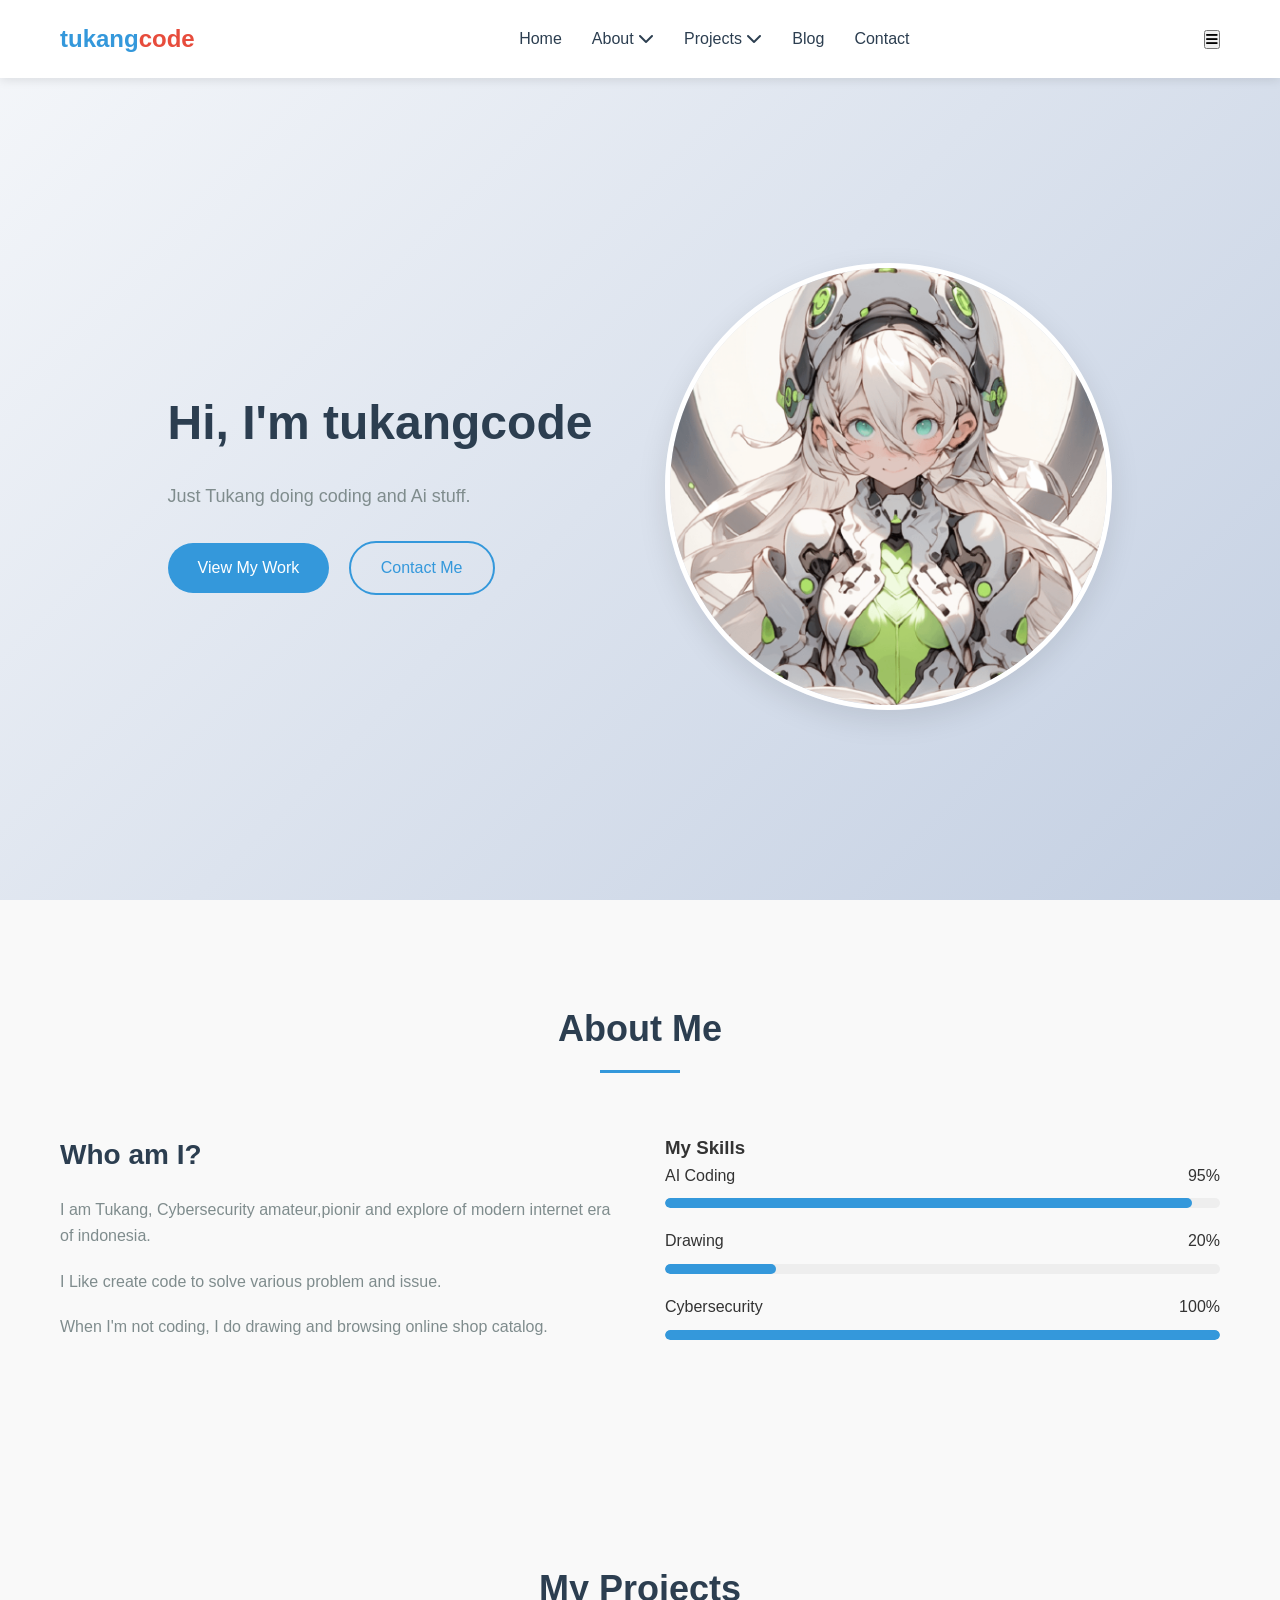
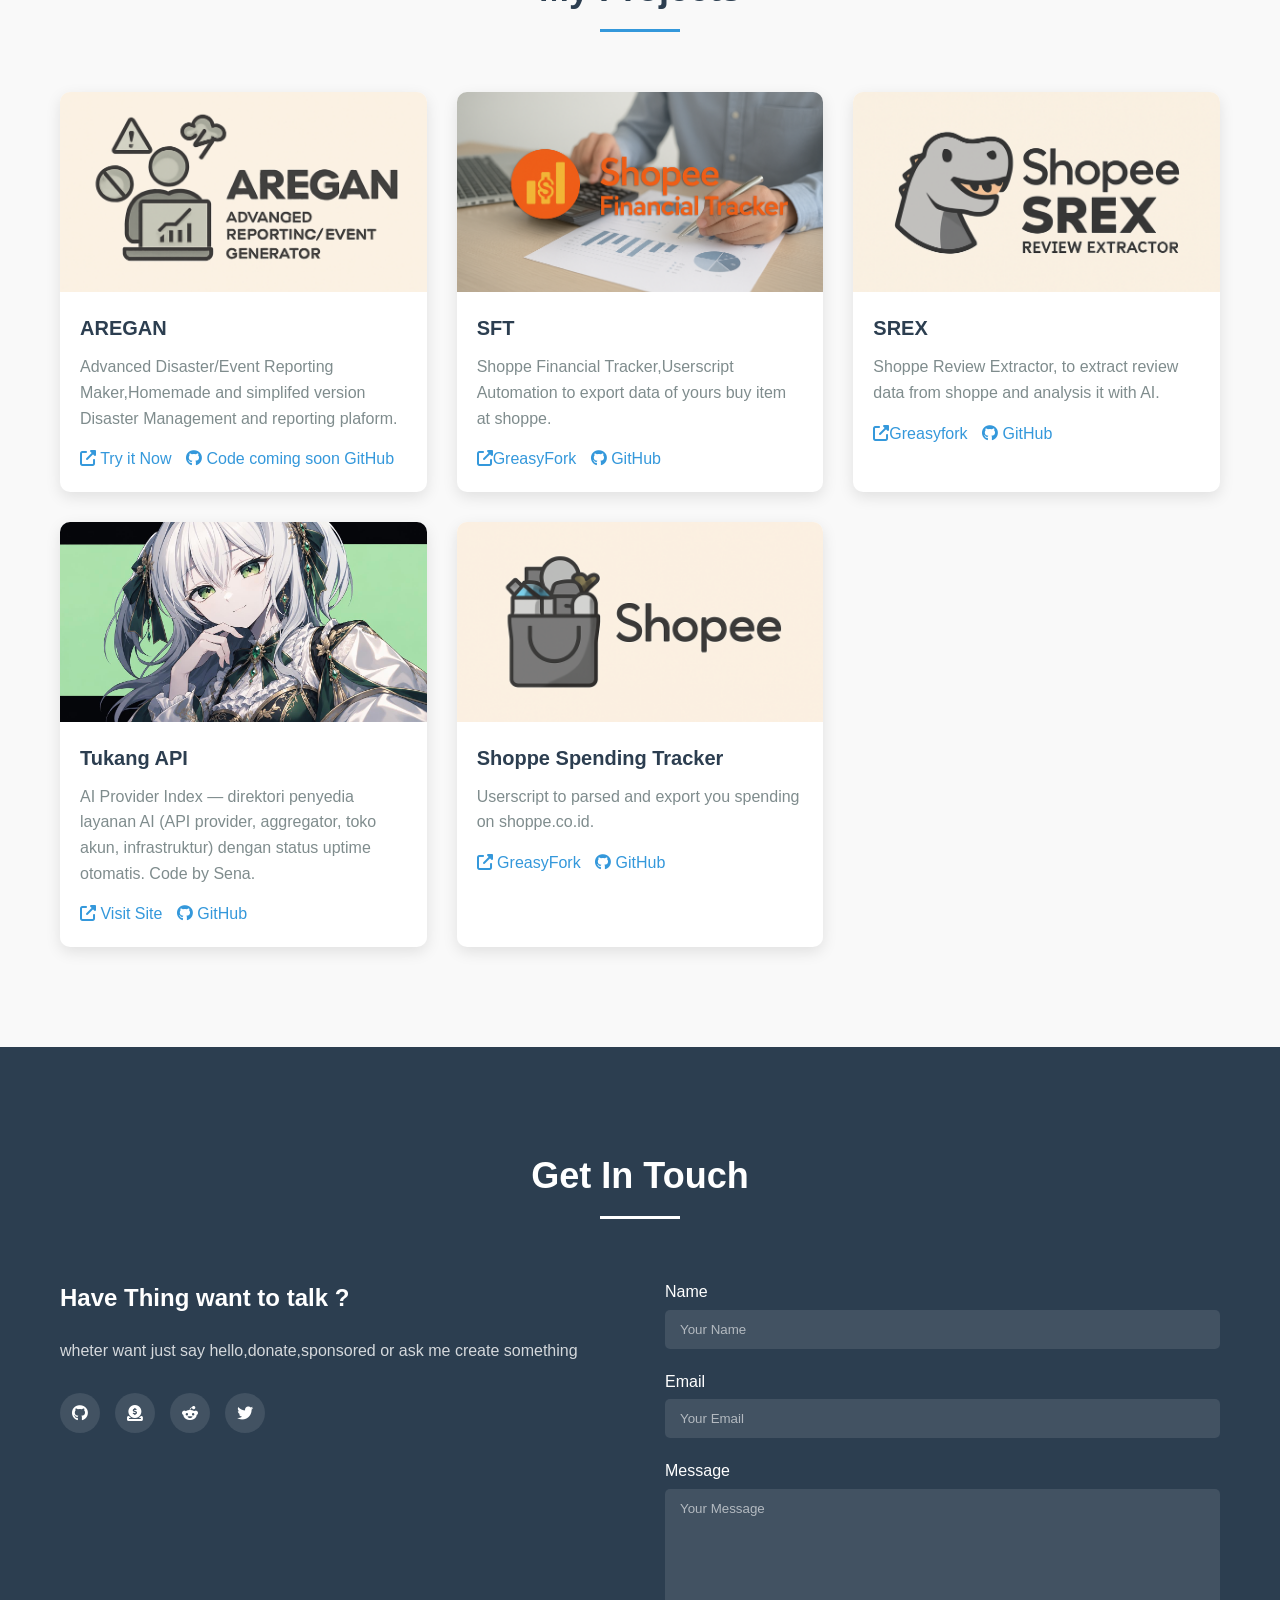
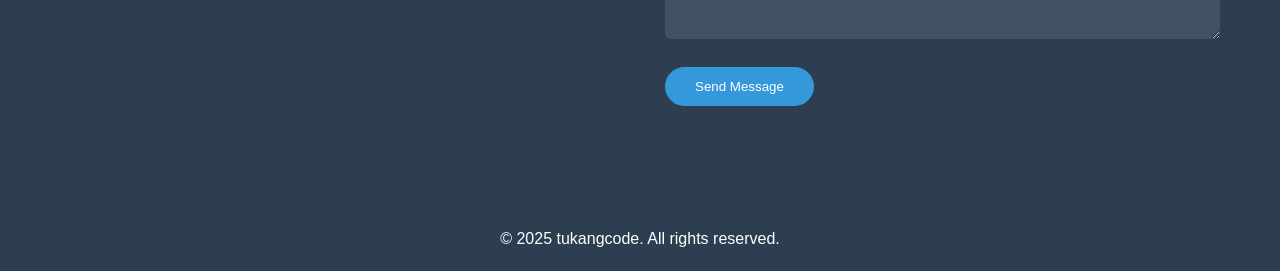
<file: index.html>
<!DOCTYPE html>
<html lang="en">
<head>
    <meta charset="UTF-8">
    <meta name="viewport" content="width=device-width, initial-scale=1.0">
    <title>tukangcode | Tukang Coding</title>
    <link rel="stylesheet" href="https://cdnjs.cloudflare.com/ajax/libs/font-awesome/6.4.0/css/all.min.css">
    <style>
        :root {
            --primary-color: #3498db;
            --secondary-color: #2c3e50;
            --accent-color: #e74c3c;
            --light-color: #ecf0f1;
            --dark-color: #2c3e50;
            --text-color: #333;
            --text-light: #7f8c8d;
        }

        * {
            margin: 0;
            padding: 0;
            box-sizing: border-box;
            font-family: 'Segoe UI', Tahoma, Geneva, Verdana, sans-serif;
        }

        body {
            line-height: 1.6;
            color: var(--text-color);
            background-color: #f9f9f9;
        }

        .container {
            max-width: 1200px;
            margin: 0 auto;
            padding: 0 20px;
        }

        /* Header & Navigation */
        header {
            background-color: white;
            box-shadow: 0 2px 10px rgba(0, 0, 0, 0.1);
            position: fixed;
            width: 100%;
            top: 0;
            z-index: 1000;
        }

        nav {
            display: flex;
            justify-content: space-between;
            align-items: center;
            padding: 20px 0;
        }

        .logo {
            font-size: 24px;
            font-weight: 700;
            color: var(--primary-color);
            text-decoration: none;
        }

        .logo span {
            color: var(--accent-color);
        }

        .nav-links {
            display: flex;
            list-style: none;
        }

        .nav-links li {
            position: relative;
            margin-left: 30px;
        }

        .nav-links a {
            text-decoration: none;
            color: var(--dark-color);
            font-weight: 500;
            transition: color 0.3s;
        }

        .nav-links a:hover {
            color: var(--primary-color);
        }

        /* Dropdown Menu */
        .dropdown {
            position: relative;
        }

        .dropdown-content {
            display: none;
            position: absolute;
            top: 100%;
            left: 0;
            background-color: white;
            min-width: 200px;
            box-shadow: 0 8px 16px rgba(0, 0, 0, 0.1);
            border-radius: 5px;
            z-index: 1;
            opacity: 0;
            transform: translateY(-10px);
            transition: all 0.3s ease;
        }

        .dropdown:hover .dropdown-content {
            display: block;
            opacity: 1;
            transform: translateY(0);
        }

        .dropdown-content a {
            color: var(--text-color);
            padding: 12px 16px;
            display: block;
            border-bottom: 1px solid #eee;
        }

        .dropdown-content a:hover {
            background-color: #f5f5f5;
            color: var(--primary-color);
        }

        /* Hero Section */
        .hero {
            height: 100vh;
            display: flex;
            align-items: center;
            background: linear-gradient(135deg, #f5f7fa 0%, #c3cfe2 100%);
            padding-top: 80px;
        }

        .hero-content {
            display: flex;
            align-items: center;
            justify-content: space-between;
        }

        .hero-text {
            flex: 1;
            padding-right: 50px;
        }

        .hero-image {
            flex: 1;
            text-align: center;
        }

        .hero-image img {
            max-width: 100%;
            border-radius: 50%;
            box-shadow: 0 10px 30px rgba(0, 0, 0, 0.1);
            border: 5px solid white;
        }

        h1 {
            font-size: 48px;
            margin-bottom: 20px;
            color: var(--secondary-color);
        }

        .hero p {
            font-size: 18px;
            color: var(--text-light);
            margin-bottom: 30px;
        }

        .btn {
            display: inline-block;
            background-color: var(--primary-color);
            color: white;
            padding: 12px 30px;
            border-radius: 50px;
            text-decoration: none;
            font-weight: 500;
            transition: all 0.3s;
            border: none;
            cursor: pointer;
        }

        .btn:hover {
            background-color: var(--accent-color);
            transform: translateY(-3px);
            box-shadow: 0 10px 20px rgba(0, 0, 0, 0.1);
        }

        .btn-outline {
            background-color: transparent;
            border: 2px solid var(--primary-color);
            color: var(--primary-color);
            margin-left: 15px;
        }

        .btn-outline:hover {
            background-color: var(--primary-color);
            color: white;
        }

        /* About Section */
        .section {
            padding: 100px 0;
        }

        .section-title {
            text-align: center;
            margin-bottom: 60px;
        }

        .section-title h2 {
            font-size: 36px;
            color: var(--secondary-color);
            position: relative;
            display: inline-block;
            padding-bottom: 15px;
        }

        .section-title h2::after {
            content: '';
            position: absolute;
            bottom: 0;
            left: 50%;
            transform: translateX(-50%);
            width: 80px;
            height: 3px;
            background-color: var(--primary-color);
        }

        .about-content {
            display: flex;
            align-items: center;
            gap: 50px;
        }

        .about-text {
            flex: 1;
        }

        .about-text h3 {
            font-size: 28px;
            margin-bottom: 20px;
            color: var(--secondary-color);
        }

        .about-text p {
            margin-bottom: 20px;
            color: var(--text-light);
        }

        .skills {
            flex: 1;
        }

        .skill-item {
            margin-bottom: 20px;
        }

        .skill-name {
            display: flex;
            justify-content: space-between;
            margin-bottom: 10px;
        }

        .skill-bar {
            height: 10px;
            background-color: #eee;
            border-radius: 5px;
            overflow: hidden;
        }

        .skill-progress {
            height: 100%;
            background-color: var(--primary-color);
            border-radius: 5px;
        }

        /* Projects Section */
        .projects-grid {
            display: grid;
            grid-template-columns: repeat(auto-fill, minmax(300px, 1fr));
            gap: 30px;
        }

        .project-card {
            background-color: white;
            border-radius: 10px;
            overflow: hidden;
            box-shadow: 0 5px 15px rgba(0, 0, 0, 0.1);
            transition: transform 0.3s, box-shadow 0.3s;
        }

        .project-card:hover {
            transform: translateY(-10px);
            box-shadow: 0 15px 30px rgba(0, 0, 0, 0.15);
        }

        .project-image {
            height: 200px;
            overflow: hidden;
        }

        .project-image img {
            width: 100%;
            height: 100%;
            object-fit: cover;
            transition: transform 0.5s;
        }

        .project-card:hover .project-image img {
            transform: scale(1.1);
        }

        .project-info {
            padding: 20px;
        }

        .project-info h3 {
            font-size: 20px;
            margin-bottom: 10px;
            color: var(--secondary-color);
        }

        .project-info p {
            color: var(--text-light);
            margin-bottom: 15px;
        }

        .project-links a {
            display: inline-block;
            margin-right: 10px;
            color: var(--primary-color);
            text-decoration: none;
            font-weight: 500;
        }

        .project-links a:hover {
            text-decoration: underline;
        }

        /* Contact Section */
        .contact {
            background-color: var(--secondary-color);
            color: white;
        }

        .contact .section-title h2 {
            color: white;
        }

        .contact .section-title h2::after {
            background-color: white;
        }

        .contact-content {
            display: flex;
            gap: 50px;
        }

        .contact-info {
            flex: 1;
        }

        .contact-info h3 {
            font-size: 24px;
            margin-bottom: 20px;
        }

        .contact-info p {
            margin-bottom: 30px;
            opacity: 0.8;
        }

        .social-links {
            display: flex;
            gap: 15px;
        }

        .social-links a {
            display: flex;
            align-items: center;
            justify-content: center;
            width: 40px;
            height: 40px;
            background-color: rgba(255, 255, 255, 0.1);
            border-radius: 50%;
            color: white;
            text-decoration: none;
            transition: all 0.3s;
        }

        .social-links a:hover {
            background-color: var(--primary-color);
            transform: translateY(-5px);
        }

        .contact-form {
            flex: 1;
        }

        .form-group {
            margin-bottom: 20px;
        }

        .form-group label {
            display: block;
            margin-bottom: 5px;
            font-weight: 500;
        }

        .form-group input,
        .form-group textarea {
            width: 100%;
            padding: 12px 15px;
            border: none;
            border-radius: 5px;
            background-color: rgba(255, 255, 255, 0.1);
            color: white;
        }

        .form-group textarea {
            height: 150px;
            resize: vertical;
        }

        ::placeholder {
            color: rgba(255, 255, 255, 0.6);
        }

        /* Footer */
        footer {
            background-color: var(--dark-color);
            color: white;
            text-align: center;
            padding: 20px 0;
        }

        /* Responsive Design */
        @media (max-width: 768px) {
            .hero-content, .about-content, .contact-content {
                flex-direction: column;
            }

            .hero-text {
                padding-right: 0;
                margin-bottom: 40px;
                text-align: center;
            }

            .nav-links {
                display: none;
            }

            .mobile-menu-btn {
                display: block;
                font-size: 24px;
                color: var(--dark-color);
                background: none;
                border: none;
                cursor: pointer;
            }

            h1 {
                font-size: 36px;
            }
        }
    </style>
</head>
<body>
    <!-- Header & Navigation -->
    <header>
        <div class="container">
            <nav>
                <a href="iamges/logo" class="logo">tukang<span>code</span></a>
                <ul class="nav-links">
                    <li><a href="#home">Home</a></li>
                    <li class="dropdown">
                        <a href="#about">About <i class="fas fa-chevron-down"></i></a>
                        <div class="dropdown-content">
                            <a href="#about">About Me</a>
                            <a href="#skills">Skills</a>
                            <a href="#experience">Experience</a>
                        </div>
                    </li>
                    <li class="dropdown">
                        <a href="#projects">Projects <i class="fas fa-chevron-down"></i></a>
                        <div class="dropdown-content">
                            <a href="#projects">All Projects</a>
    
                        </div>
                    </li>
                    <li><a href="blog/">Blog</a></li>
                    <li><a href="#contact">Contact</a></li>
                </ul>
                <button class="mobile-menu-btn">
                    <i class="fas fa-bars"></i>
                </button>
            </nav>
        </div>
    </header>

    <!-- Hero Section -->
    <section class="hero" id="home">
        <div class="container">
            <div class="hero-content">
                <div class="hero-text">
                    <h1>Hi, I'm tukangcode</h1>
                    <p>Just Tukang doing coding and Ai stuff.</p>
                    <div class="hero-buttons">
                        <a href="#projects" class="btn">View My Work</a>
                        <a href="#contact" class="btn btn-outline">Contact Me</a>
                    </div>
                </div>
                <div class="hero-image">
                    <img src="images/homepage.png" alt="tukangcode">
                </div>
            </div>
        </div>
    </section>

    <!-- About Section -->
    <section class="section" id="about">
        <div class="container">
            <div class="section-title">
                <h2>About Me</h2>
            </div>
            <div class="about-content">
                <div class="about-text">
                    <h3>Who am I?</h3>
                    <p> I am Tukang, Cybersecurity amateur,pionir and explore of modern internet era of indonesia.</p>
                    <p>I Like create code to solve various problem and issue.</p>
                    <p>When I'm not coding, I do drawing and browsing online shop catalog.</p>
                </div>
                <div class="skills" id="skills">
                    <h3>My Skills</h3>
                    <div class="skill-item">
                        <div class="skill-name">
                            <span>AI Coding</span>
                            <span>95%</span>
                        </div>
                        <div class="skill-bar">
                            <div class="skill-progress" style="width: 95%;"></div>
                        </div>
                    </div>
                    <div class="skill-item">
                        <div class="skill-name">
                            <span>Drawing</span>
                            <span>20%</span>
                        </div>
                        <div class="skill-bar">
                            <div class="skill-progress" style="width: 20%;"></div>
                        </div>
                    </div>
                    <div class="skill-item">
                        <div class="skill-name">
                            <span> Cybersecurity</span>
                            <span>100%</span>
                        </div>
                        <div class="skill-bar">
                            <div class="skill-progress" style="width: 100%;"></div>
                        </div>
                    </div>
                </div>
            </div>
        </div>
    </section>

    <!-- Projects Section -->
    <section class="section" id="projects">
        <div class="container">
            <div class="section-title">
                <h2>My Projects</h2>
            </div>
            <div class="projects-grid">
                <div class="project-card">
                    <div class="project-image">
                        <img src="images/aregan.png" alt="Project 1">
                    </div>
                    <div class="project-info">
                        <h3>AREGAN</h3>
                        <p>Advanced Disaster/Event Reporting Maker,Homemade and simplifed version Disaster Management and reporting plaform.</p>
                        <div class="project-links">
                            <a href="AREGAN.html" target="_blank"><i class="fas fa-external-link-alt"></i> Try it Now </a>
                            <a href="TBA" target="_blank"><i class="fab fa-github"></i> Code coming soon GitHub</a>
                        </div>
                    </div>
                </div>
                <div class="project-card">
                    <div class="project-image">
                        <img src="images/sft.png" alt="Project 2">
                    </div>
                    <div class="project-info">
                        <h3>SFT</h3>
                        <p>Shoppe Financial Tracker,Userscript Automation to export data of yours buy item at shoppe.</p>
                        <div class="project-links">
                            <a href="https://greasyfork.org/en/scripts/540269-shopee-financial-tracker" target="_blank"><i class="fas fa-external-link-alt"></i>GreasyFork</a>
                            <a href="https://github.com/tukangcode/SFT-ID" target="_blank"><i class="fab fa-github"></i> GitHub</a>
                        </div>
                    </div>
                </div>
                <div class="project-card">
                    <div class="project-image">
                        <img src="images/srex.png" alt="Project 3">
                    </div>
                    <div class="project-info">
                        <h3>SREX</h3>
                        <p>Shoppe Review Extractor, to extract review data from shoppe and analysis it with AI.</p>
                        <div class="project-links">
                            <a href="https://greasyfork.org/en/scripts/540935-srex-shopee-review-extractor" target="_blank"><i class="fas fa-external-link-alt"></i>Greasyfork</a>
                            <a href="https://github.com/tukangcode/SREX" target="_blank"><i class="fab fa-github"></i> GitHub</a>
                        </div>
                    </div>
                </div>
                <div class="project-card">
                    <div class="project-image">
                        <img src="images/tukang-api.jpg" alt="Project 5 - Tukang API">
                    </div>
                    <div class="project-info">
                        <h3>Tukang API</h3>
                        <p>AI Provider Index — direktori penyedia layanan AI (API provider, aggregator, toko akun, infrastruktur) dengan status uptime otomatis. Code by Sena.</p>
                        <div class="project-links">
                            <a href="https://tukangcode.github.io/tukang-api/" target="_blank"><i class="fas fa-external-link-alt"></i> Visit Site </a>
                            <a href="https://github.com/tukangcode/tukang-api" target="_blank"><i class="fab fa-github"></i> GitHub</a>
                        </div>
                    </div>
                </div>
                <div class="project-card">
                    <div class="project-image">
                        <img src="images/sst.png" alt="Project 4">
                    </div>
                    <div class="project-info">
                        <h3>Shoppe Spending Tracker</h3>
                        <p>Userscript to parsed and export you spending on shoppe.co.id.</p>
                        <div class="project-links">
                            <a href="https://greasyfork.org/en/scripts/538963-sstracker-shopee-spending-tracker" target="_blank"><i class="fas fa-external-link-alt"></i> GreasyFork </a>
                            <a href="https://github.com/tukangcode/SSTracker" target="_blank"><i class="fab fa-github"></i> GitHub</a>
                        </div>
                    </div>
                </div>
            </div>
        </div>
    </section>

    <!-- Contact Section -->
    <section class="section contact" id="contact">
        <div class="container">
            <div class="section-title">
                <h2>Get In Touch</h2>
            </div>
            <div class="contact-content">
                <div class="contact-info">
                    <h3>Have Thing want to talk ?</h3>
                    <p> wheter want just say hello,donate,sponsored or ask me create something</p>
                    <div class="social-links">
                        <a href="https://github.com/tukangcode" target="_blank" title="GitHub"><i class="fab fa-github"></i></a>
                        <a href="https://trakteer.id/tukangcode" target="_blank" title="Trakteer"><i class="fas fa-donate"></i></a>
                        <a href="https://www.reddit.com/user/Merchant_Lawrence/" target="_blank" title="Reddit"><i class="fab fa-reddit-alien"></i></a>
                        <a href="https://x.com/SenaQifrey" target="_blank" title="X (Twitter)"><i class="fab fa-twitter"></i></a>
                    </div>
                </div>
                <div class="contact-form">
                    <form>
                        <div class="form-group">
                            <label for="name">Name</label>
                            <input type="text" id="name" placeholder="Your Name" required>
                        </div>
                        <div class="form-group">
                            <label for="email">Email</label>
                            <input type="email" id="email" placeholder="Your Email" required>
                        </div>
                        <div class="form-group">
                            <label for="message">Message</label>
                            <textarea id="message" placeholder="Your Message" required></textarea>
                        </div>
                        <button type="submit" class="btn">Send Message</button>
                    </form>
                </div>
            </div>
        </div>
    </section>

    <!-- Footer -->
    <footer>
        <div class="container">
            <p>&copy; 2025 tukangcode. All rights reserved.</p>
        </div>
    </footer>

    <script>
        // Simple JavaScript for mobile menu toggle
        document.querySelector('.mobile-menu-btn').addEventListener('click', function() {
            document.querySelector('.nav-links').classList.toggle('show');
        });

        // Smooth scrolling for anchor links
        document.querySelectorAll('a[href^="#"]').forEach(anchor => {
            anchor.addEventListener('click', function (e) {
                e.preventDefault();
                
                document.querySelector(this.getAttribute('href')).scrollIntoView({
                    behavior: 'smooth'
                });
            });
        });
    </script>
</body>
</html>
</file>
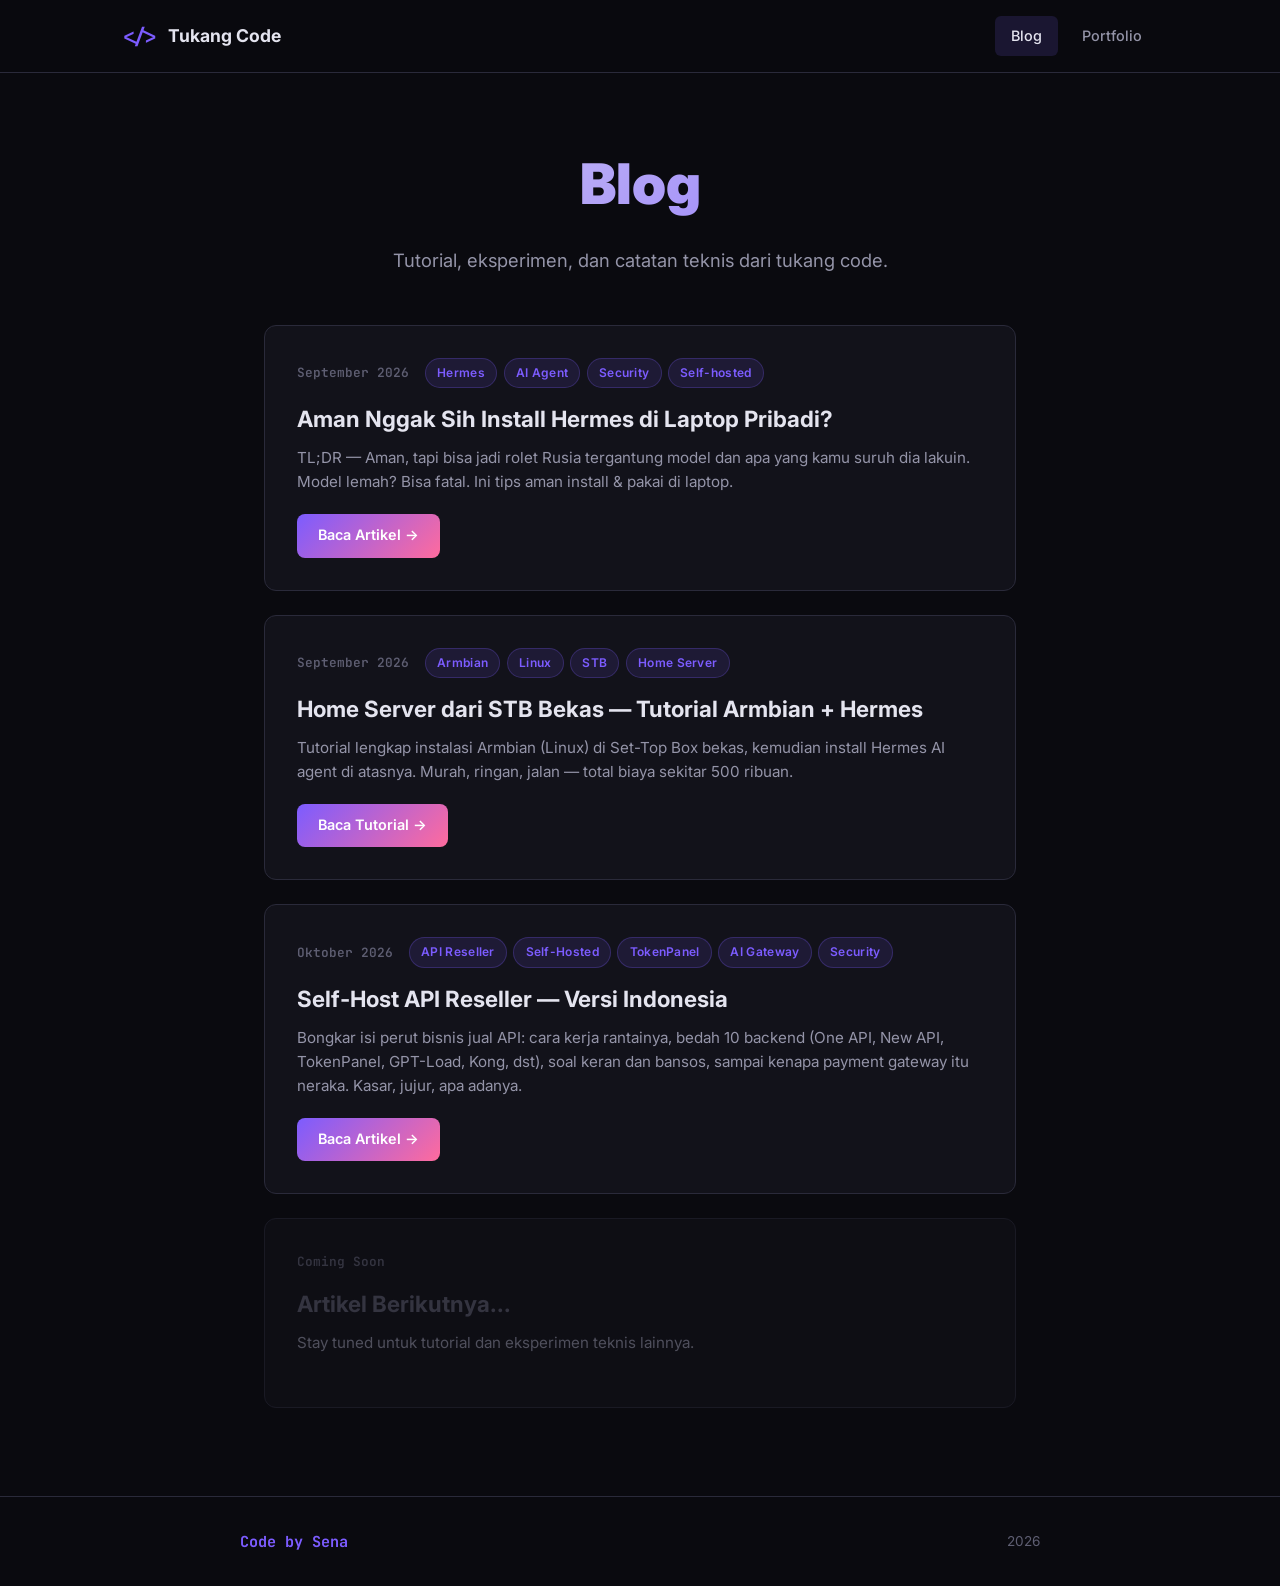
<file: blog/index.html>
<!DOCTYPE html>
<html lang="id">
<head>
    <meta charset="UTF-8">
    <meta name="viewport" content="width=device-width, initial-scale=1.0">
    <title>Blog | Tukang Code</title>
    <link rel="stylesheet" href="index.css">
    <link rel="preconnect" href="https://fonts.googleapis.com">
    <link href="https://fonts.googleapis.com/css2?family=JetBrains+Mono:wght@400;700&family=Inter:wght@300;400;600;700;900&display=swap" rel="stylesheet">
</head>
<body>

    <!-- HEADER -->
    <header class="site-header">
        <div class="header-inner">
            <a href="index.html" class="logo">
                <span class="logo-icon">&lt;/&gt;</span>
                <span class="logo-text">Tukang Code</span>
            </a>
            <nav class="main-nav">
                <a href="index.html" class="nav-link active">Blog</a>
                <a href="../portfolio.html" class="nav-link">Portfolio</a>
            </nav>
        </div>
    </header>

    <!-- HERO -->
    <section class="blog-hero">
        <h1>Blog</h1>
        <p class="blog-sub">Tutorial, eksperimen, dan catatan teknis dari tukang code.</p>
    </section>

    <!-- BLOG LIST -->
    <main class="blog-container">

        <!-- Article Card 1: Aman Nggak Sih Install Hermes di Laptop -->
        <article class="article-card">
            <div class="article-meta">
                <span class="article-date">September 2026</span>
                <div class="article-tags">
                    <span class="tag">Hermes</span>
                    <span class="tag">AI Agent</span>
                    <span class="tag">Security</span>
                    <span class="tag">Self-hosted</span>
                </div>
            </div>
            <h2 class="article-title">
                <a href="blogpost2.html">Aman Nggak Sih Install Hermes di Laptop Pribadi?</a>
            </h2>
            <p class="article-excerpt">
                TL;DR — Aman, tapi bisa jadi rolet Rusia tergantung model dan apa yang kamu suruh dia lakuin. Model lemah? Bisa fatal. Ini tips aman install & pakai di laptop.
            </p>
            <a href="blogpost2.html" class="read-more">Baca Artikel →</a>
        </article>

        <!-- Article Card 2: Armbian Tutorial -->
        <article class="article-card">
            <div class="article-meta">
                <span class="article-date">September 2026</span>
                <div class="article-tags">
                    <span class="tag">Armbian</span>
                    <span class="tag">Linux</span>
                    <span class="tag">STB</span>
                    <span class="tag">Home Server</span>
                </div>
            </div>
            <h2 class="article-title">
                <a href="blogpost1.html">Home Server dari STB Bekas — Tutorial Armbian + Hermes</a>
            </h2>
            <p class="article-excerpt">
                Tutorial lengkap instalasi Armbian (Linux) di Set-Top Box bekas, kemudian install Hermes AI agent di atasnya. Murah, ringan, jalan — total biaya sekitar 500 ribuan.
            </p>
            <a href="blogpost1.html" class="read-more">Baca Tutorial →</a>
        </article>

        <!-- Article Card: Self-Host API Reseller — Versi Indonesia -->
        <article class="article-card">
            <div class="article-meta">
                <span class="article-date">Oktober 2026</span>
                <div class="article-tags">
                    <span class="tag">API Reseller</span>
                    <span class="tag">Self-Hosted</span>
                    <span class="tag">TokenPanel</span>
                    <span class="tag">AI Gateway</span>
                    <span class="tag">Security</span>
                </div>
            </div>
            <h2 class="article-title">
                <a href="selfhost-api-reseller.html">Self-Host API Reseller — Versi Indonesia</a>
            </h2>
            <p class="article-excerpt">
                Bongkar isi perut bisnis jual API: cara kerja rantainya, bedah 10 backend (One API, New API, TokenPanel, GPT-Load, Kong, dst), soal keran dan bansos, sampai kenapa payment gateway itu neraka. Kasar, jujur, apa adanya.
            </p>
            <a href="selfhost-api-reseller.html" class="read-more">Baca Artikel →</a>
        </article>

        <!-- Article Card 3: Placeholder -->
        <article class="article-card article-placeholder">
            <div class="article-meta">
                <span class="article-date">Coming Soon</span>
            </div>
            <h2 class="article-title">
                <span class="placeholder-text">Artikel Berikutnya...</span>
            </h2>
            <p class="article-excerpt">
                Stay tuned untuk tutorial dan eksperimen teknis lainnya.
            </p>
        </article>

    </main>

    <!-- FOOTER -->
    <footer>
        <div class="footer-inner">
            <p class="footer-credit">Code by Sena</p>
            <p class="footer-year">2026</p>
        </div>
    </footer>

</body>
</html>
</file>
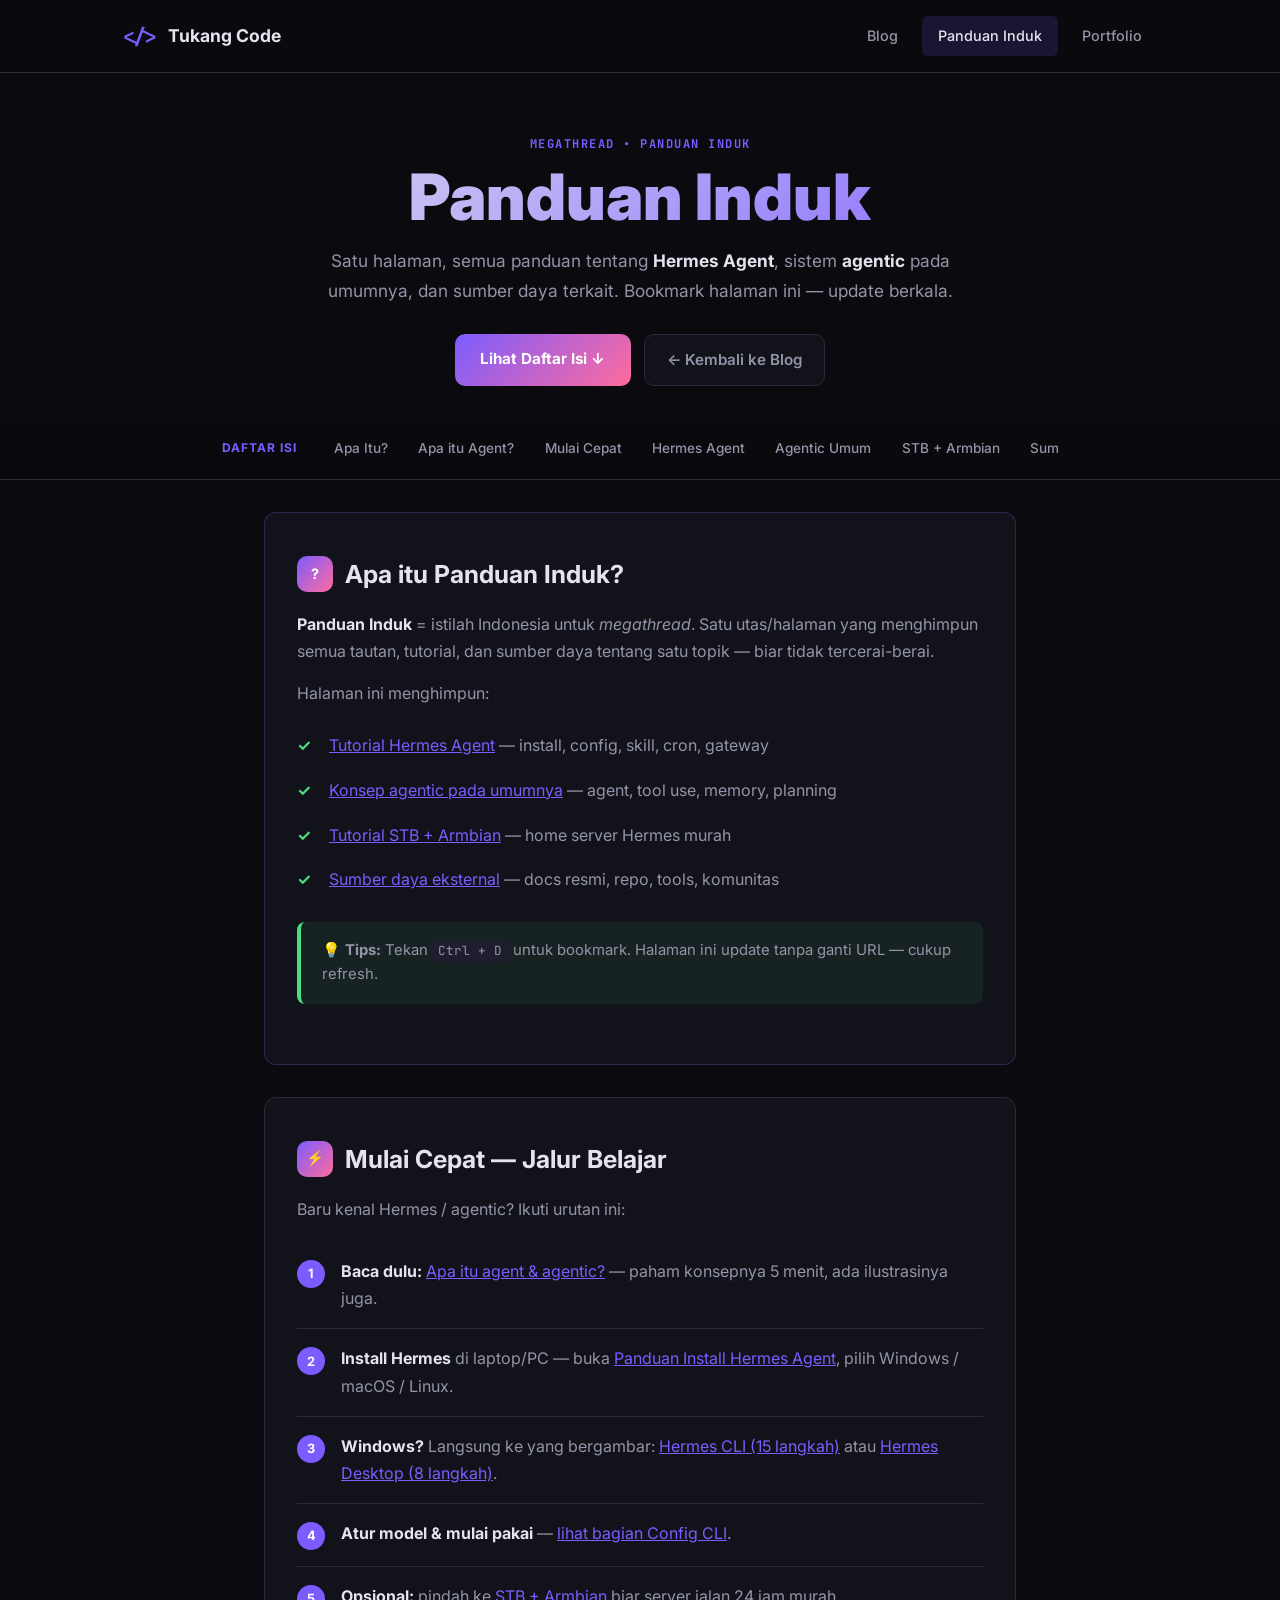
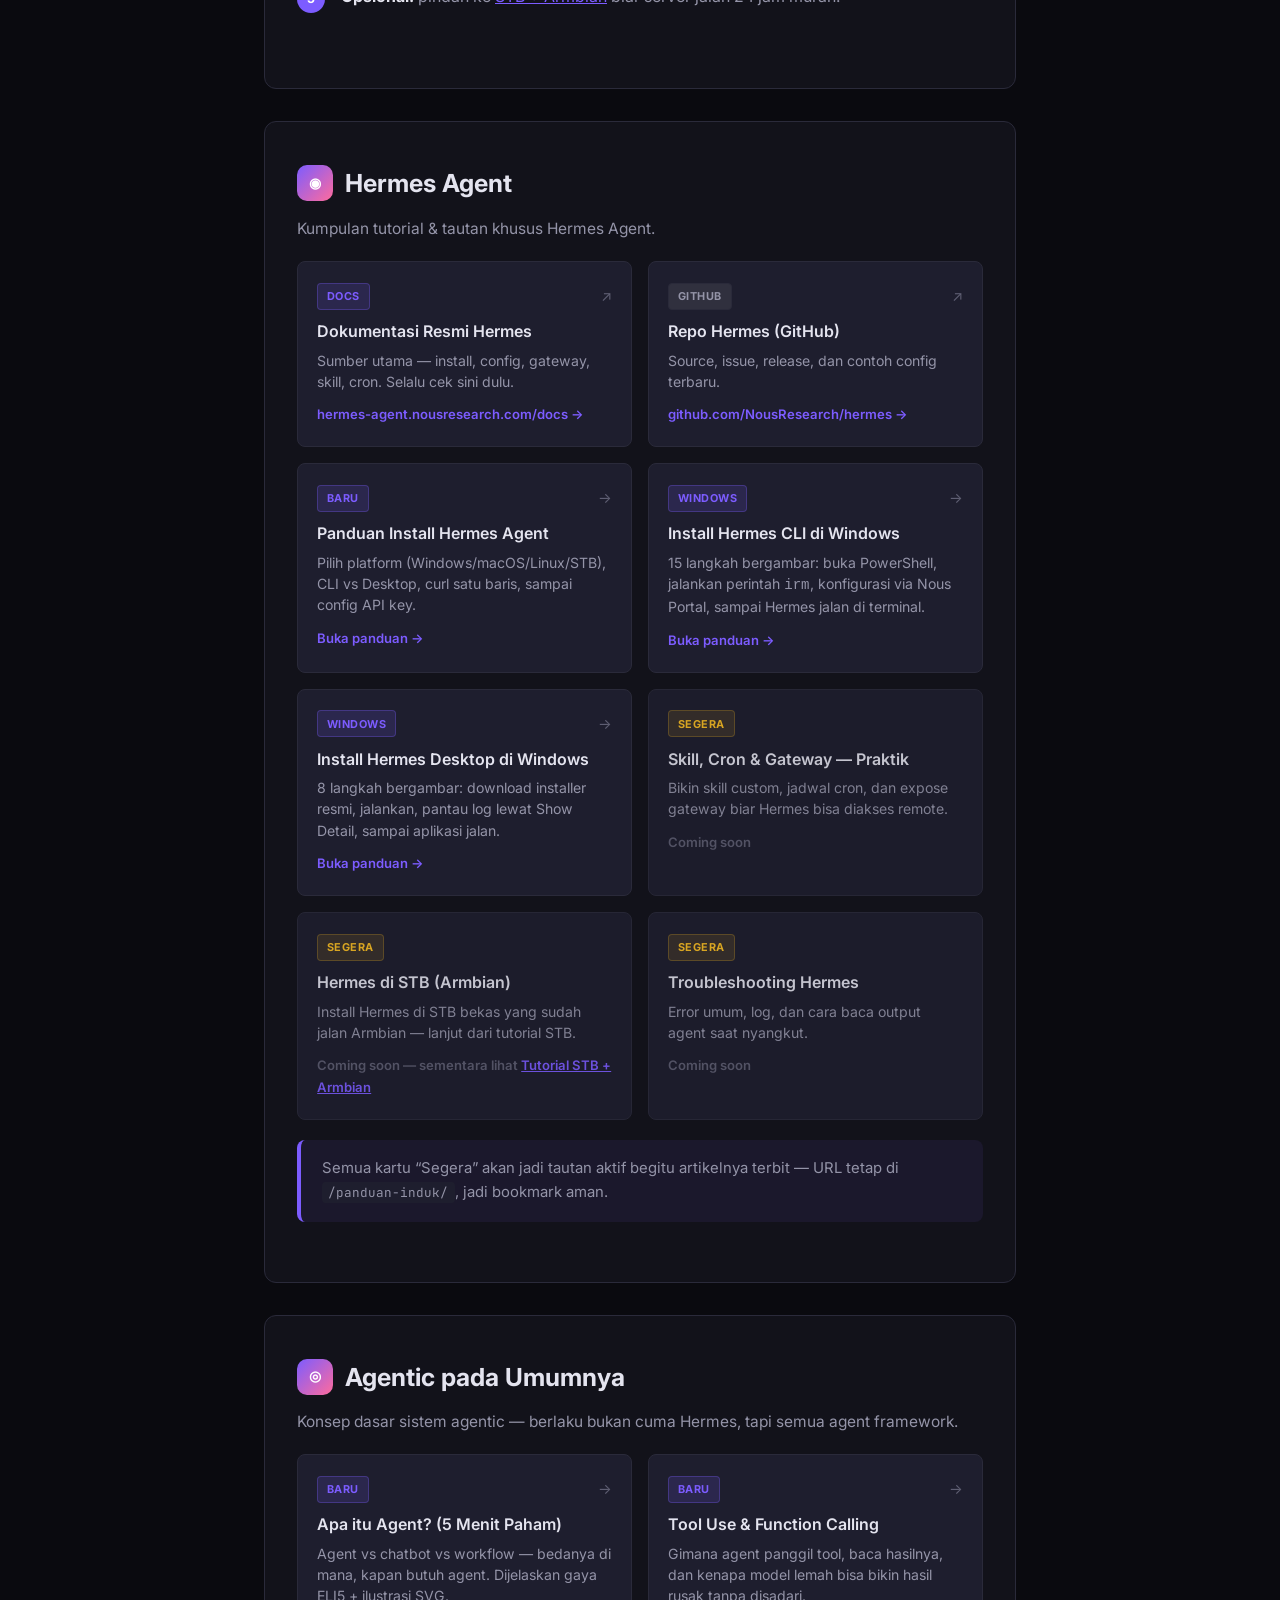
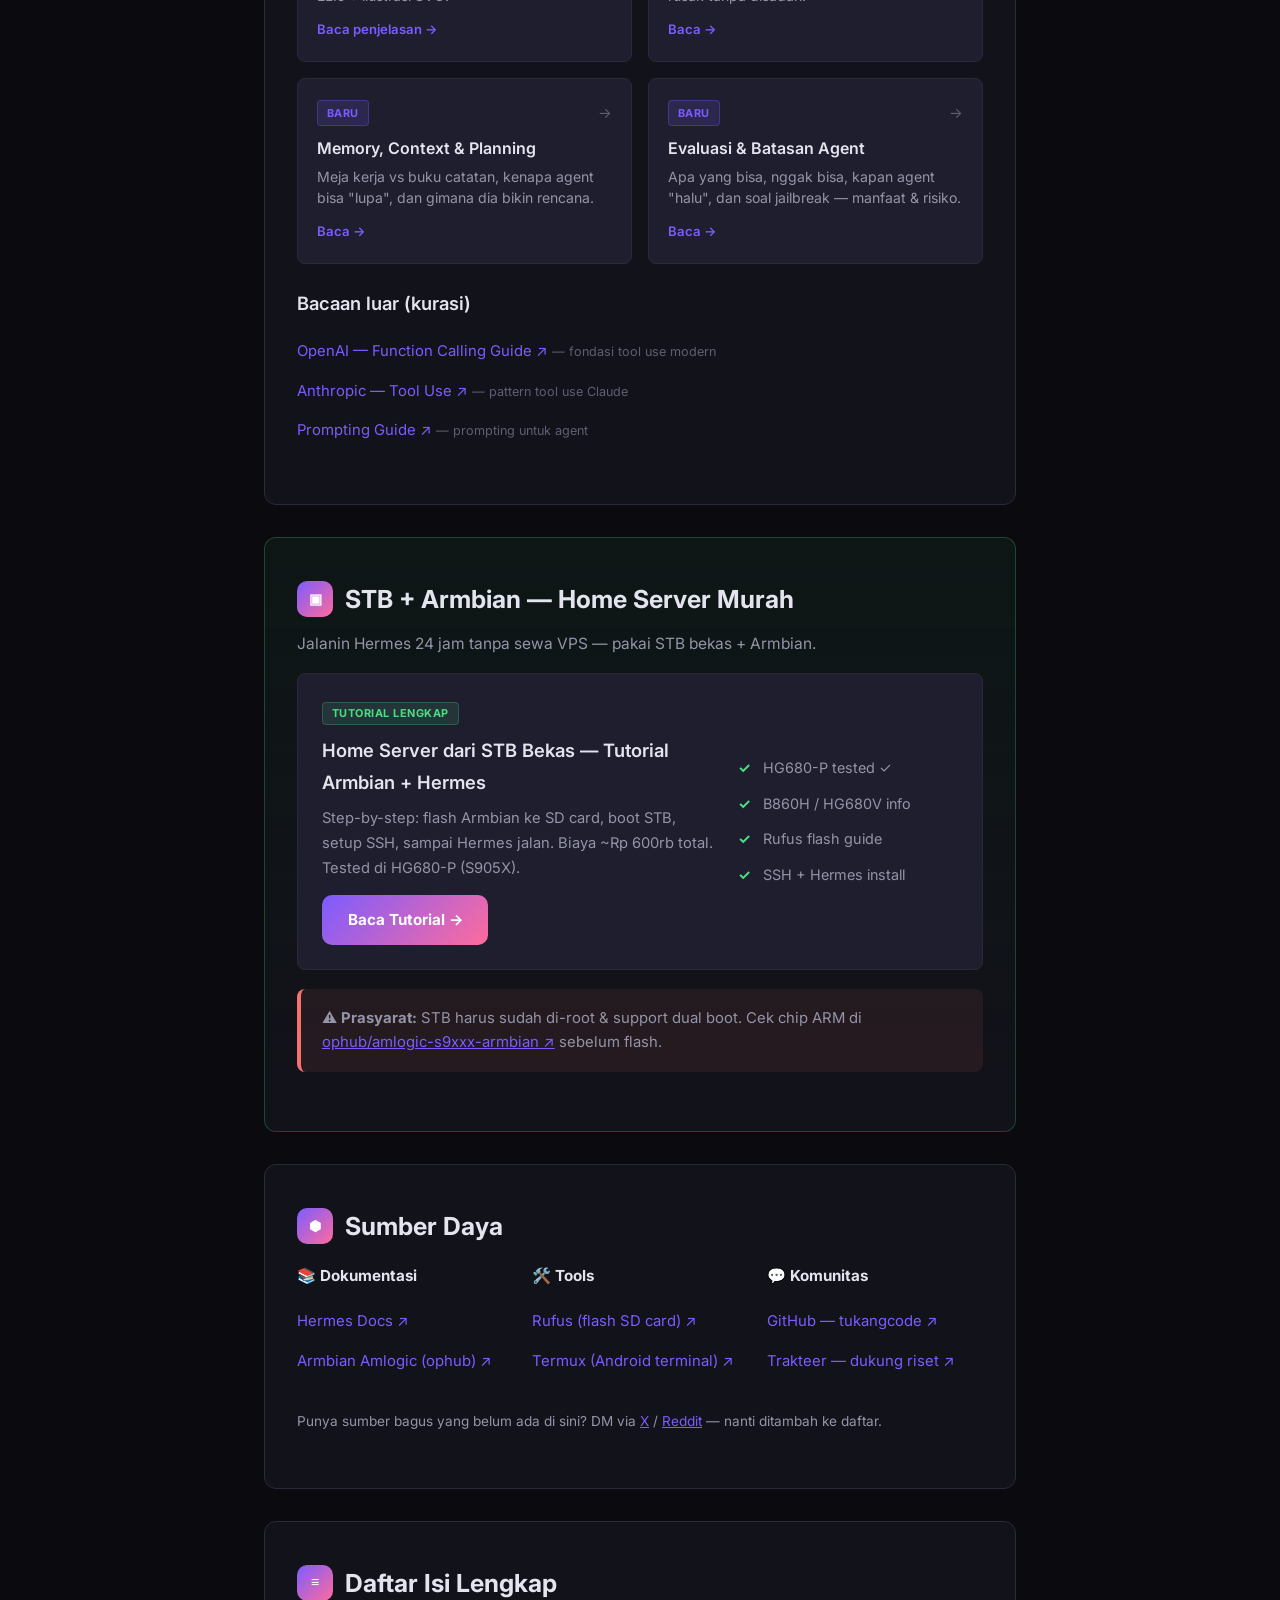
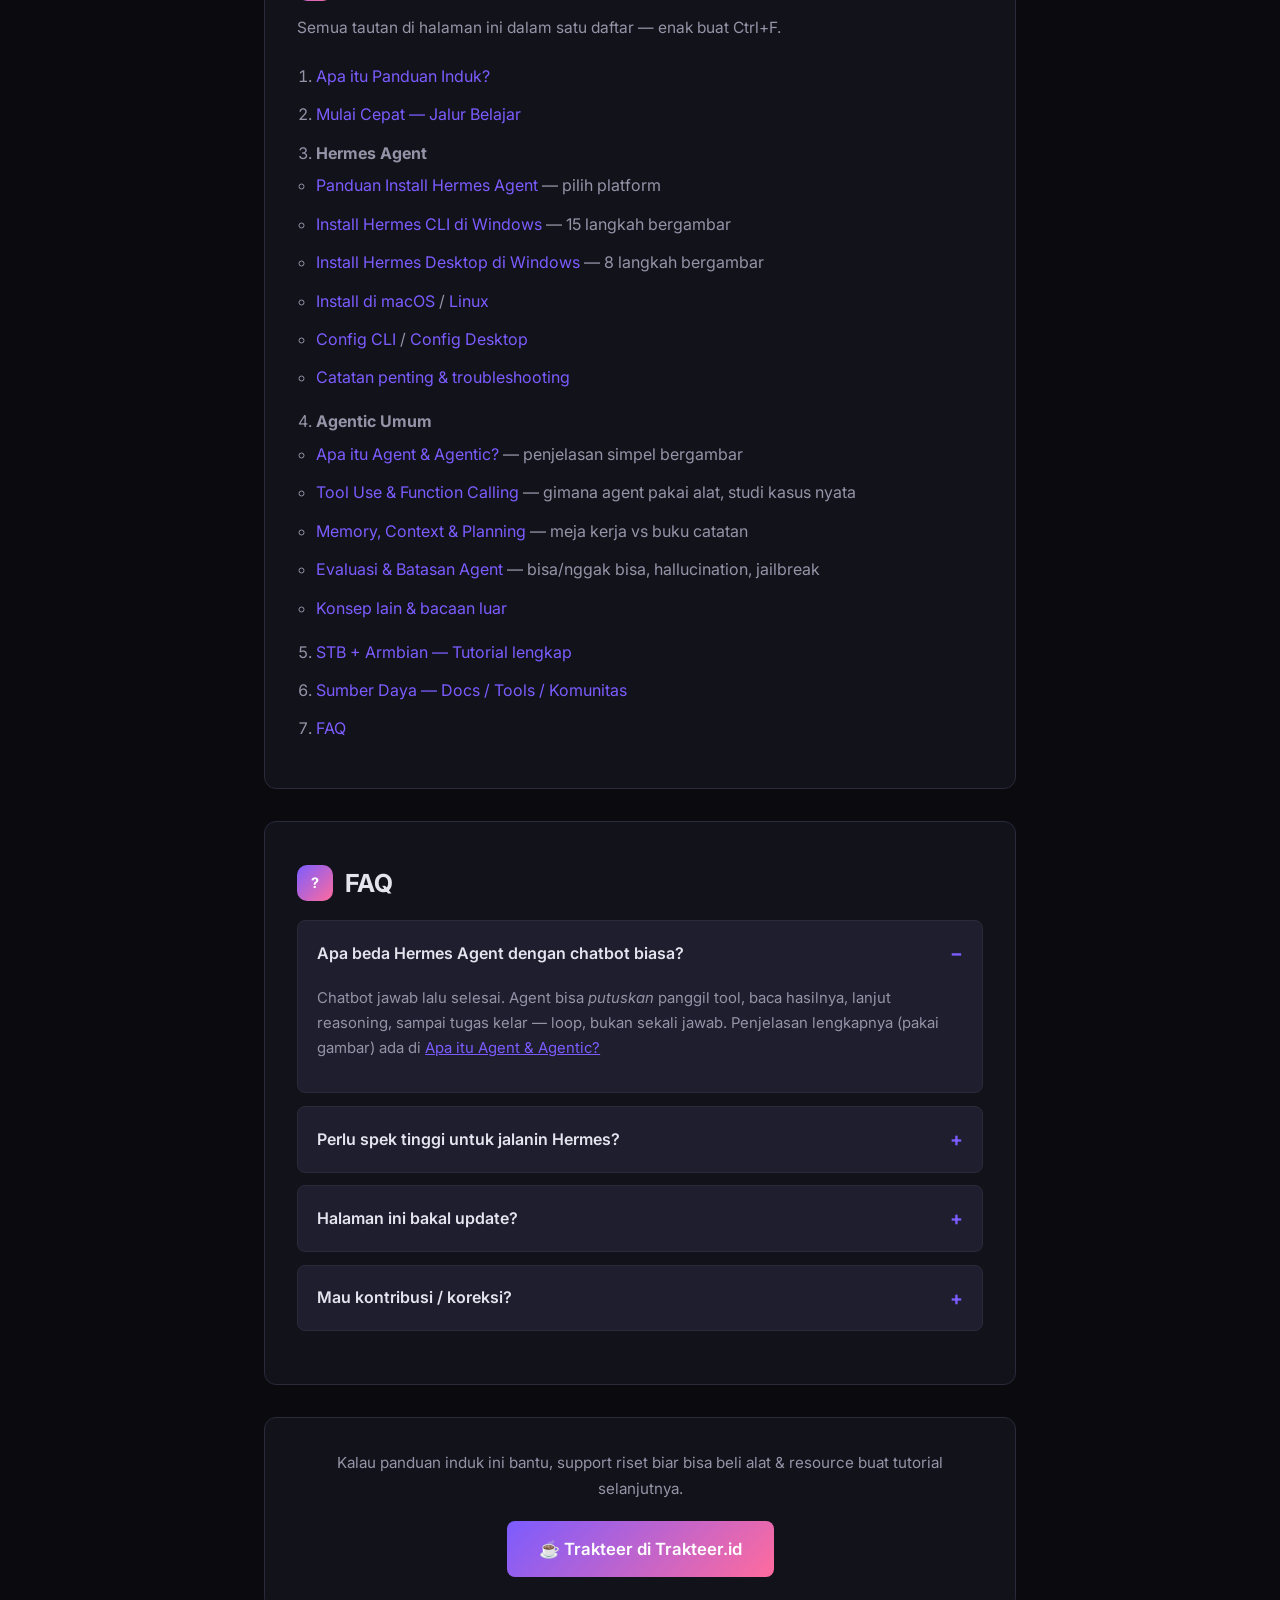
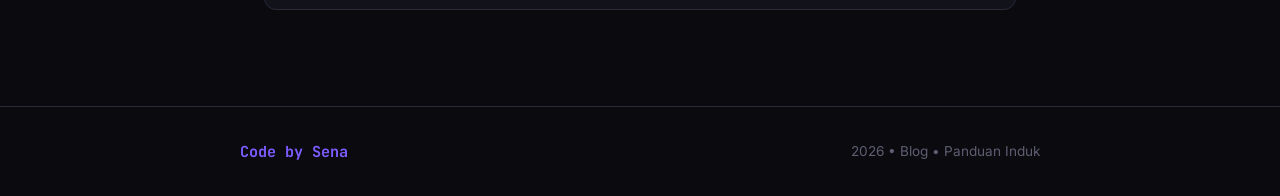
<file: panduan-induk/index.html>
<!DOCTYPE html>
<html lang="id">
<head>
    <meta charset="UTF-8">
    <meta name="viewport" content="width=device-width, initial-scale=1.0">
    <title>Panduan Induk — Hermes Agent & Agentic | Tukang Code</title>
    <meta name="description" content="Panduan induk (megathread) Hermes Agent, sistem agentic, tutorial, dan sumber daya — satu tempat, semua tautan.">
    <link rel="preconnect" href="https://fonts.googleapis.com">
    <link href="https://fonts.googleapis.com/css2?family=JetBrains+Mono:wght@400;700&family=Inter:wght@300;400;600;700;900&display=swap" rel="stylesheet">
    <link rel="stylesheet" href="style.css">
</head>
<body>

    <!-- HEADER -->
    <header class="site-header">
        <div class="header-inner">
            <a href="../index.html" class="logo">
                <span class="logo-icon">&lt;/&gt;</span>
                <span class="logo-text">Tukang Code</span>
            </a>
            <nav class="main-nav">
                <a href="../blog/index.html" class="nav-link">Blog</a>
                <a href="index.html" class="nav-link active">Panduan Induk</a>
                <a href="../portfolio.html" class="nav-link">Portfolio</a>
            </nav>
        </div>
    </header>

    <!-- HERO -->
    <section class="pi-hero">
        <div class="pi-hero-inner">
            <span class="pi-kicker">MEGATHREAD • PANDUAN INDUK</span>
            <h1>Panduan Induk</h1>
            <p class="pi-sub">Satu halaman, semua panduan tentang <strong>Hermes Agent</strong>, sistem <strong>agentic</strong> pada umumnya, dan sumber daya terkait. Bookmark halaman ini — update berkala.</p>
            <div class="pi-actions">
                <a href="#daftar-isi" class="btn-primary">Lihat Daftar Isi ↓</a>
                <a href="../blog/index.html" class="btn-ghost">← Kembali ke Blog</a>
            </div>
        </div>
    </section>

    <!-- TOC STICKY -->
    <nav class="toc" id="toc">
        <div class="toc-inner">
            <span class="toc-label">Daftar Isi</span>
            <div class="toc-links">
                <a href="#apa-itu">Apa Itu?</a>
                <a href="agentic/apa-itu-agent/index.html">Apa itu Agent?</a>
                <a href="#mulai-cepat">Mulai Cepat</a>
                <a href="#hermes-agent">Hermes Agent</a>
                <a href="#agentic-umum">Agentic Umum</a>
                <a href="#stb-armbian">STB + Armbian</a>
                <a href="#sumber-daya">Sumber Daya</a>
                <a href="#faq">FAQ</a>
            </div>
        </div>
    </nav>

    <main class="container">

        <!-- APA ITU -->
        <section id="apa-itu" class="card pi-intro">
            <h2><span class="step">?</span> Apa itu Panduan Induk?</h2>
            <p><strong>Panduan Induk</strong> = istilah Indonesia untuk <em>megathread</em>. Satu utas/halaman yang menghimpun semua tautan, tutorial, dan sumber daya tentang satu topik — biar tidak tercerai-berai.</p>
            <p>Halaman ini menghimpun:</p>
            <ul class="check-list">
                <li><a href="install-hermes-agent/index.html">Tutorial Hermes Agent</a> — install, config, skill, cron, gateway</li>
                <li><a href="agentic/apa-itu-agent/index.html">Konsep agentic pada umumnya</a> — agent, tool use, memory, planning</li>
                <li><a href="../blog/blogpost1.html">Tutorial STB + Armbian</a> — home server Hermes murah</li>
                <li><a href="#sumber-daya">Sumber daya eksternal</a> — docs resmi, repo, tools, komunitas</li>
            </ul>
            <div class="tip-box">💡 <strong>Tips:</strong> Tekan <code>Ctrl + D</code> untuk bookmark. Halaman ini update tanpa ganti URL — cukup refresh.</div>
        </section>

        <!-- MULAI CEPAT -->
        <section id="mulai-cepat" class="card">
            <h2><span class="step">⚡</span> Mulai Cepat — Jalur Belajar</h2>
            <p>Baru kenal Hermes / agentic? Ikuti urutan ini:</p>
            <div class="steps-list">
                <div class="step-item">
                    <span class="step-num">1</span>
                    <p><strong>Baca dulu:</strong> <a href="agentic/apa-itu-agent/index.html">Apa itu agent &amp; agentic?</a> — paham konsepnya 5 menit, ada ilustrasinya juga.</p>
                </div>
                <div class="step-item">
                    <span class="step-num">2</span>
                    <p><strong>Install Hermes</strong> di laptop/PC — buka <a href="install-hermes-agent/index.html">Panduan Install Hermes Agent</a>, pilih Windows / macOS / Linux.</p>
                </div>
                <div class="step-item">
                    <span class="step-num">3</span>
                    <p><strong>Windows?</strong> Langsung ke yang bergambar: <a href="install-hermes-agent/windows-cli/index.html">Hermes CLI (15 langkah)</a> atau <a href="install-hermes-agent/windows-desktop/index.html">Hermes Desktop (8 langkah)</a>.</p>
                </div>
                <div class="step-item">
                    <span class="step-num">4</span>
                    <p><strong>Atur model &amp; mulai pakai</strong> — <a href="install-hermes-agent/index.html#config-cli">lihat bagian Config CLI</a>.</p>
                </div>
                <div class="step-item">
                    <span class="step-num">5</span>
                    <p><strong>Opsional:</strong> pindah ke <a href="../blog/blogpost1.html">STB + Armbian</a> biar server jalan 24 jam murah.</p>
                </div>
            </div>
        </section>

        <!-- HERMES AGENT -->
        <section id="hermes-agent" class="card">
            <h2><span class="step">◉</span> Hermes Agent</h2>
            <p class="section-desc">Kumpulan tutorial & tautan khusus Hermes Agent.</p>

            <div class="pi-grid">
                <a class="pi-card" href="https://hermes-agent.nousresearch.com/docs" target="_blank" rel="noopener">
                    <div class="pi-card-head">
                        <span class="pi-badge docs">DOCS</span>
                        <span class="pi-ext">↗</span>
                    </div>
                    <h3>Dokumentasi Resmi Hermes</h3>
                    <p>Sumber utama — install, config, gateway, skill, cron. Selalu cek sini dulu.</p>
                    <span class="pi-link">hermes-agent.nousresearch.com/docs →</span>
                </a>

                <a class="pi-card" href="https://github.com/NousResearch/hermes" target="_blank" rel="noopener">
                    <div class="pi-card-head">
                        <span class="pi-badge github">GITHUB</span>
                        <span class="pi-ext">↗</span>
                    </div>
                    <h3>Repo Hermes (GitHub)</h3>
                    <p>Source, issue, release, dan contoh config terbaru.</p>
                    <span class="pi-link">github.com/NousResearch/hermes →</span>
                </a>

                <a class="pi-card" href="install-hermes-agent/index.html">
                    <div class="pi-card-head">
                        <span class="pi-badge docs">BARU</span>
                        <span class="pi-ext">→</span>
                    </div>
                    <h3>Panduan Install Hermes Agent</h3>
                    <p>Pilih platform (Windows/macOS/Linux/STB), CLI vs Desktop, curl satu baris, sampai config API key.</p>
                    <span class="pi-link">Buka panduan →</span>
                </a>

                <a class="pi-card" href="install-hermes-agent/windows-cli/index.html">
                    <div class="pi-card-head">
                        <span class="pi-badge docs">WINDOWS</span>
                        <span class="pi-ext">→</span>
                    </div>
                    <h3>Install Hermes CLI di Windows</h3>
                    <p>15 langkah bergambar: buka PowerShell, jalankan perintah <code>irm</code>, konfigurasi via Nous Portal, sampai Hermes jalan di terminal.</p>
                    <span class="pi-link">Buka panduan →</span>
                </a>

                <a class="pi-card" href="install-hermes-agent/windows-desktop/index.html">
                    <div class="pi-card-head">
                        <span class="pi-badge docs">WINDOWS</span>
                        <span class="pi-ext">→</span>
                    </div>
                    <h3>Install Hermes Desktop di Windows</h3>
                    <p>8 langkah bergambar: download installer resmi, jalankan, pantau log lewat Show Detail, sampai aplikasi jalan.</p>
                    <span class="pi-link">Buka panduan →</span>
                </a>

                <div class="pi-card pi-card-soon">
                    <div class="pi-card-head">
                        <span class="pi-badge wip">SEGERA</span>
                    </div>
                    <h3>Skill, Cron & Gateway — Praktik</h3>
                    <p>Bikin skill custom, jadwal cron, dan expose gateway biar Hermes bisa diakses remote.</p>
                    <span class="pi-link muted">Coming soon</span>
                </div>

                <div class="pi-card pi-card-soon">
                    <div class="pi-card-head">
                        <span class="pi-badge wip">SEGERA</span>
                    </div>
                    <h3>Hermes di STB (Armbian)</h3>
                    <p>Install Hermes di STB bekas yang sudah jalan Armbian — lanjut dari tutorial STB.</p>
                    <span class="pi-link muted">Coming soon — sementara lihat <a href="../blog/blogpost1.html">Tutorial STB + Armbian</a></span>
                </div>

                <div class="pi-card pi-card-soon">
                    <div class="pi-card-head">
                        <span class="pi-badge wip">SEGERA</span>
                    </div>
                    <h3>Troubleshooting Hermes</h3>
                    <p>Error umum, log, dan cara baca output agent saat nyangkut.</p>
                    <span class="pi-link muted">Coming soon</span>
                </div>
            </div>

            <div class="note-box">Semua kartu “Segera” akan jadi tautan aktif begitu artikelnya terbit — URL tetap di <code>/panduan-induk/</code>, jadi bookmark aman.</div>
        </section>

        <!-- AGENTIC UMUM -->
        <section id="agentic-umum" class="card">
            <h2><span class="step">◎</span> Agentic pada Umumnya</h2>
            <p class="section-desc">Konsep dasar sistem agentic — berlaku bukan cuma Hermes, tapi semua agent framework.</p>

            <div class="pi-grid">
                <a class="pi-card" href="agentic/apa-itu-agent/index.html">
                    <div class="pi-card-head"><span class="pi-badge docs">BARU</span><span class="pi-ext">→</span></div>
                    <h3>Apa itu Agent? (5 Menit Paham)</h3>
                    <p>Agent vs chatbot vs workflow — bedanya di mana, kapan butuh agent. Dijelaskan gaya ELI5 + ilustrasi SVG.</p>
                    <span class="pi-link">Baca penjelasan →</span>
                </a>
                <a class="pi-card" href="agentic/tool-use/index.html">
                    <div class="pi-card-head"><span class="pi-badge docs">BARU</span><span class="pi-ext">&rarr;</span></div>
                    <h3>Tool Use &amp; Function Calling</h3>
                    <p>Gimana agent panggil tool, baca hasilnya, dan kenapa model lemah bisa bikin hasil rusak tanpa disadari.</p>
                    <span class="pi-link">Baca &rarr;</span>
                </a>
                <a class="pi-card" href="agentic/memory-context-planning/index.html">
                    <div class="pi-card-head"><span class="pi-badge docs">BARU</span><span class="pi-ext">&rarr;</span></div>
                    <h3>Memory, Context &amp; Planning</h3>
                    <p>Meja kerja vs buku catatan, kenapa agent bisa &quot;lupa&quot;, dan gimana dia bikin rencana.</p>
                    <span class="pi-link">Baca &rarr;</span>
                </a>
                <a class="pi-card" href="agentic/evaluasi-batasan/index.html">
                    <div class="pi-card-head"><span class="pi-badge docs">BARU</span><span class="pi-ext">&rarr;</span></div>
                    <h3>Evaluasi &amp; Batasan Agent</h3>
                    <p>Apa yang bisa, nggak bisa, kapan agent &quot;halu&quot;, dan soal jailbreak &mdash; manfaat &amp; risiko.</p>
                    <span class="pi-link">Baca &rarr;</span>
                </a>
            </div>

            <h3 style="margin-top:1.5rem">Bacaan luar (kurasi)</h3>
            <ul class="link-list">
                <li><a href="https://platform.openai.com/docs/guides/function-calling" target="_blank" rel="noopener">OpenAI — Function Calling Guide ↗</a> <span class="link-note">— fondasi tool use modern</span></li>
                <li><a href="https://docs.anthropic.com/en/docs/build-with-claude/tool-use" target="_blank" rel="noopener">Anthropic — Tool Use ↗</a> <span class="link-note">— pattern tool use Claude</span></li>
                <li><a href="https://www.promptingguide.ai/" target="_blank" rel="noopener">Prompting Guide ↗</a> <span class="link-note">— prompting untuk agent</span></li>
            </ul>
        </section>

        <!-- STB + ARMBIAN -->
        <section id="stb-armbian" class="card pi-highlight">
            <h2><span class="step">▣</span> STB + Armbian — Home Server Murah</h2>
            <p class="section-desc">Jalanin Hermes 24 jam tanpa sewa VPS — pakai STB bekas + Armbian.</p>

            <div class="pi-feature">
                <div class="pi-feature-main">
                    <span class="pi-badge success">TUTORIAL LENGKAP</span>
                    <h3>Home Server dari STB Bekas — Tutorial Armbian + Hermes</h3>
                    <p>Step-by-step: flash Armbian ke SD card, boot STB, setup SSH, sampai Hermes jalan. Biaya ~Rp 600rb total. Tested di HG680-P (S905X).</p>
                    <a href="../blog/blogpost1.html" class="btn-primary">Baca Tutorial →</a>
                </div>
                <ul class="check-list compact">
                    <li>HG680-P tested ✓</li>
                    <li>B860H / HG680V info</li>
                    <li>Rufus flash guide</li>
                    <li>SSH + Hermes install</li>
                </ul>
            </div>

            <div class="warning-box">⚠️ <strong>Prasyarat:</strong> STB harus sudah di-root & support dual boot. Cek chip ARM di <a href="https://github.com/ophub/amlogic-s9xxx-armbian" target="_blank" rel="noopener">ophub/amlogic-s9xxx-armbian ↗</a> sebelum flash.</div>
        </section>

        <!-- SUMBER DAYA -->
        <section id="sumber-daya" class="card">
            <h2><span class="step">⬢</span> Sumber Daya</h2>
            <div class="resource-grid">
                <div class="resource-col">
                    <h4>📚 Dokumentasi</h4>
                    <ul class="link-list">
                        <li><a href="https://hermes-agent.nousresearch.com/docs" target="_blank" rel="noopener">Hermes Docs ↗</a></li>
                        <li><a href="https://github.com/ophub/amlogic-s9xxx-armbian" target="_blank" rel="noopener">Armbian Amlogic (ophub) ↗</a></li>
                    </ul>
                </div>
                <div class="resource-col">
                    <h4>🛠️ Tools</h4>
                    <ul class="link-list">
                        <li><a href="https://rufus.ie/" target="_blank" rel="noopener">Rufus (flash SD card) ↗</a></li>
                        <li><a href="https://termux.com/" target="_blank" rel="noopener">Termux (Android terminal) ↗</a></li>
                    </ul>
                </div>
                <div class="resource-col">
                    <h4>💬 Komunitas</h4>
                    <ul class="link-list">
                        <li><a href="https://github.com/tukangcode" target="_blank" rel="noopener">GitHub — tukangcode ↗</a></li>
                        <li><a href="https://trakteer.id/tukangcode" target="_blank" rel="noopener">Trakteer — dukung riset ↗</a></li>
                    </ul>
                </div>
            </div>
            <p class="muted-sm">Punya sumber bagus yang belum ada di sini? DM via <a href="https://x.com/SenaQifrey" target="_blank" rel="noopener">X</a> / <a href="https://www.reddit.com/user/Merchant_Lawrence/" target="_blank" rel="noopener">Reddit</a> — nanti ditambah ke daftar.</p>
        </section>

        <!-- DAFTAR ISI LENGKAP -->
        <section id="daftar-isi" class="card">
            <h2><span class="step">≡</span> Daftar Isi Lengkap</h2>
            <p class="section-desc">Semua tautan di halaman ini dalam satu daftar — enak buat Ctrl+F.</p>
            <ol class="toc-list">
                <li><a href="#apa-itu">Apa itu Panduan Induk?</a></li>
                <li><a href="#mulai-cepat">Mulai Cepat — Jalur Belajar</a></li>
                <li><strong>Hermes Agent</strong>
                    <ul>
                        <li><a href="install-hermes-agent/index.html">Panduan Install Hermes Agent</a> — pilih platform</li>
                        <li><a href="install-hermes-agent/windows-cli/index.html">Install Hermes CLI di Windows</a> — 15 langkah bergambar</li>
                        <li><a href="install-hermes-agent/windows-desktop/index.html">Install Hermes Desktop di Windows</a> — 8 langkah bergambar</li>
                        <li><a href="install-hermes-agent/index.html#macos">Install di macOS</a> / <a href="install-hermes-agent/index.html#linux">Linux</a></li>
                        <li><a href="install-hermes-agent/index.html#config-cli">Config CLI</a> / <a href="install-hermes-agent/index.html#config-desktop">Config Desktop</a></li>
                        <li><a href="install-hermes-agent/index.html#catatan">Catatan penting &amp; troubleshooting</a></li>
                    </ul>
                </li>
                <li><strong>Agentic Umum</strong>
                    <ul>
                        <li><a href="agentic/apa-itu-agent/index.html">Apa itu Agent &amp; Agentic?</a> — penjelasan simpel bergambar</li>
                        <li><a href="agentic/tool-use/index.html">Tool Use &amp; Function Calling</a> — gimana agent pakai alat, studi kasus nyata</li>
                        <li><a href="agentic/memory-context-planning/index.html">Memory, Context &amp; Planning</a> — meja kerja vs buku catatan</li>
                        <li><a href="agentic/evaluasi-batasan/index.html">Evaluasi &amp; Batasan Agent</a> — bisa/nggak bisa, hallucination, jailbreak</li>
                        <li><a href="#agentic-umum">Konsep lain &amp; bacaan luar</a></li>
                    </ul>
                </li>
                <li><a href="../blog/blogpost1.html">STB + Armbian — Tutorial lengkap</a></li>
                <li><a href="#sumber-daya">Sumber Daya — Docs / Tools / Komunitas</a></li>
                <li><a href="#faq">FAQ</a></li>
            </ol>
        </section>

        <!-- FAQ -->
        <section id="faq" class="card">
            <h2><span class="step">?</span> FAQ</h2>
            <details class="faq-item" open>
                <summary>Apa beda Hermes Agent dengan chatbot biasa?</summary>
                <p>Chatbot jawab lalu selesai. Agent bisa <em>putuskan</em> panggil tool, baca hasilnya, lanjut reasoning, sampai tugas kelar — loop, bukan sekali jawab. Penjelasan lengkapnya (pakai gambar) ada di <a href="agentic/apa-itu-agent/index.html">Apa itu Agent &amp; Agentic?</a></p>
            </details>
            <details class="faq-item">
                <summary>Perlu spek tinggi untuk jalanin Hermes?</summary>
                <p>Tidak. Hermes jalan di laptop biasa, bahkan STB 2GB RAM (lihat <a href="../blog/blogpost1.html">STB + Armbian</a>). Yang penting ada Node/Python dan koneksi internet.</p>
            </details>
            <details class="faq-item">
                <summary>Halaman ini bakal update?</summary>
                <p>Ya. Tiap ada tutorial baru, kartu “Segera” di atas akan jadi tautan aktif. Yang sudah jadi sekarang: <a href="install-hermes-agent/index.html">Install Hermes Agent</a>, <a href="install-hermes-agent/windows-cli/index.html">Windows CLI</a>, <a href="install-hermes-agent/windows-desktop/index.html">Windows Desktop</a>, dan <a href="agentic/apa-itu-agent/index.html">Apa itu Agent</a>. Bookmark URL ini — tidak ganti path.</p>
            </details>
            <details class="faq-item">
                <summary>Mau kontribusi / koreksi?</summary>
                <p>Hubungi via <a href="https://github.com/tukangcode/tukangcode.github.io" target="_blank" rel="noopener">GitHub tukangcode.github.io</a> atau DM X/Reddit di footer.</p>
            </details>
        </section>

        <!-- SUPPORT -->
        <section class="support-box">
            <p>Kalau panduan induk ini bantu, support riset biar bisa beli alat & resource buat tutorial selanjutnya.</p>
            <a href="https://trakteer.id/tukangcode" target="_blank" class="btn-link support-btn">☕ Trakteer di Trakteer.id</a>
        </section>

    </main>

    <!-- FOOTER -->
    <footer>
        <div class="footer-inner">
            <p class="footer-credit">Code by Sena</p>
            <p class="footer-year">2026 • <a href="../blog/index.html">Blog</a> • <a href="index.html">Panduan Induk</a></p>
        </div>
    </footer>

    <button class="scroll-top" id="scrollTop" aria-label="Scroll to top">↑</button>
    <script src="script.js"></script>
</body>
</html>
</file>
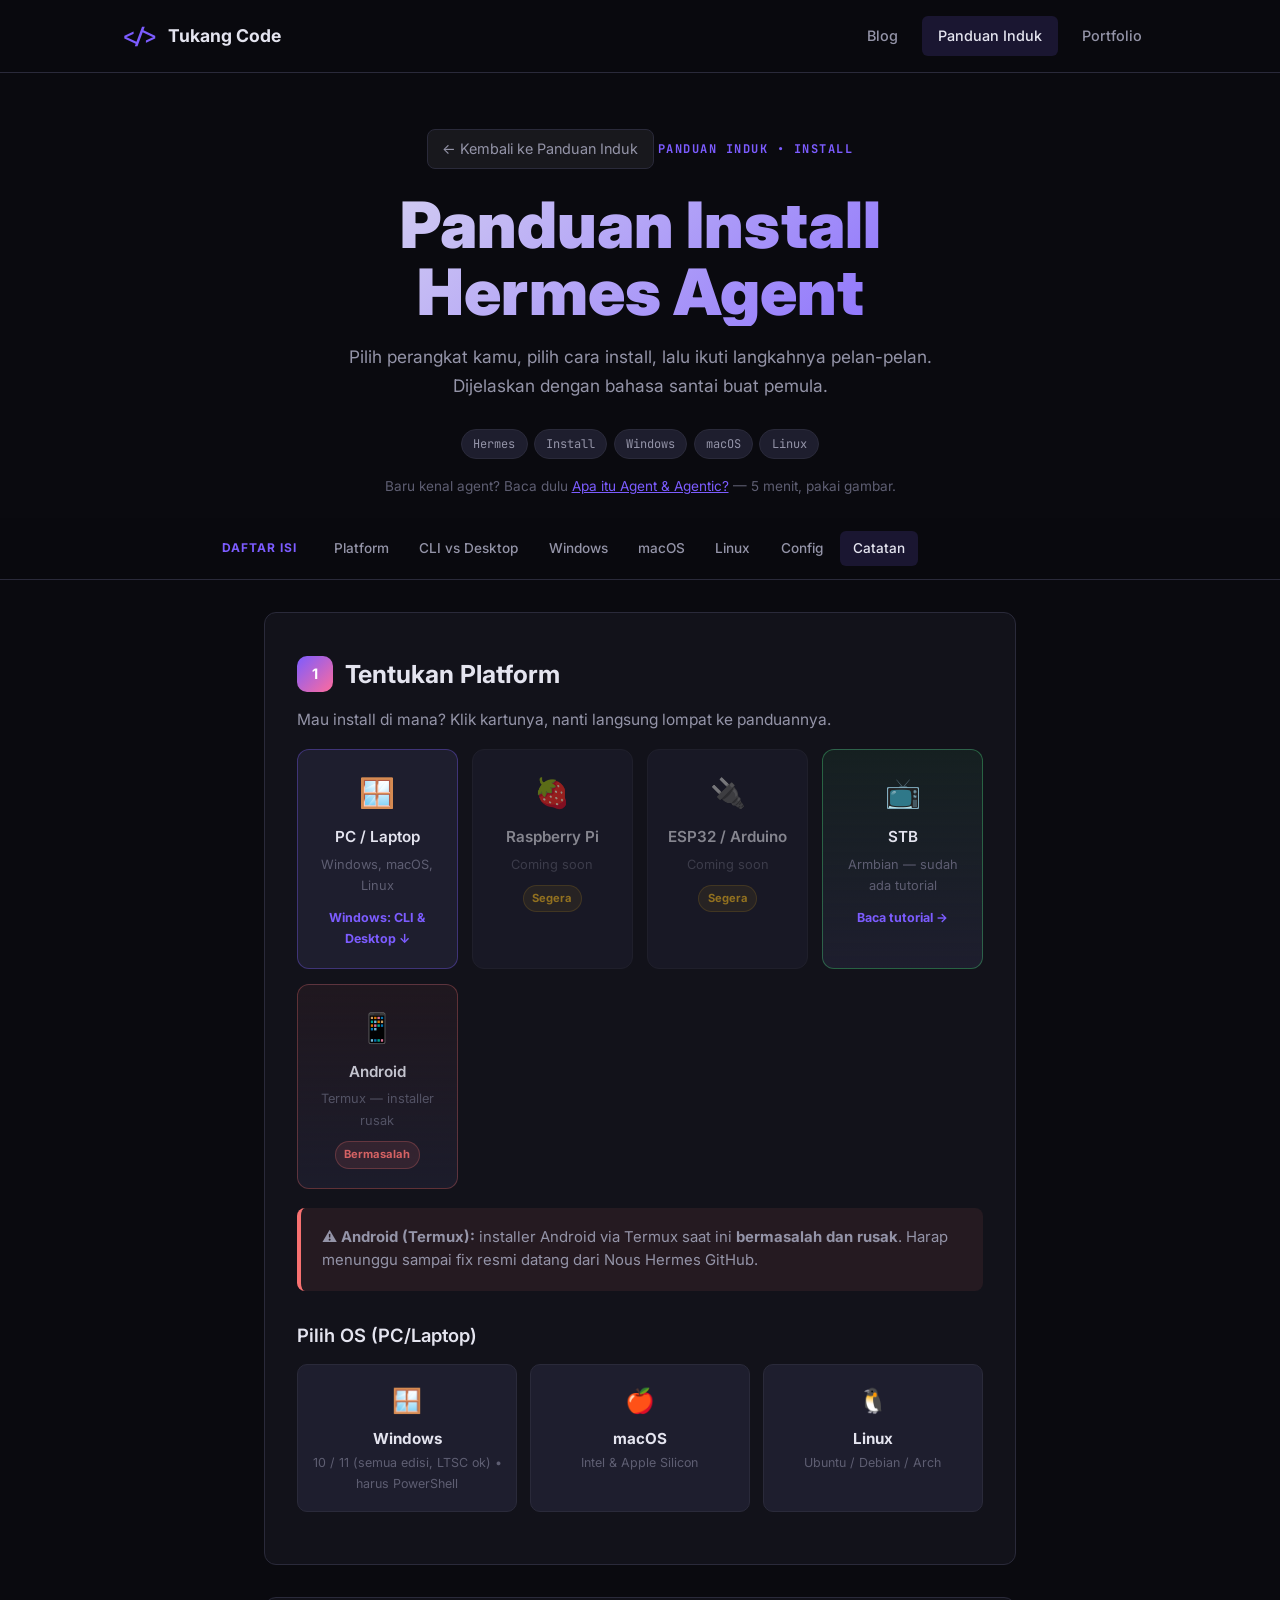
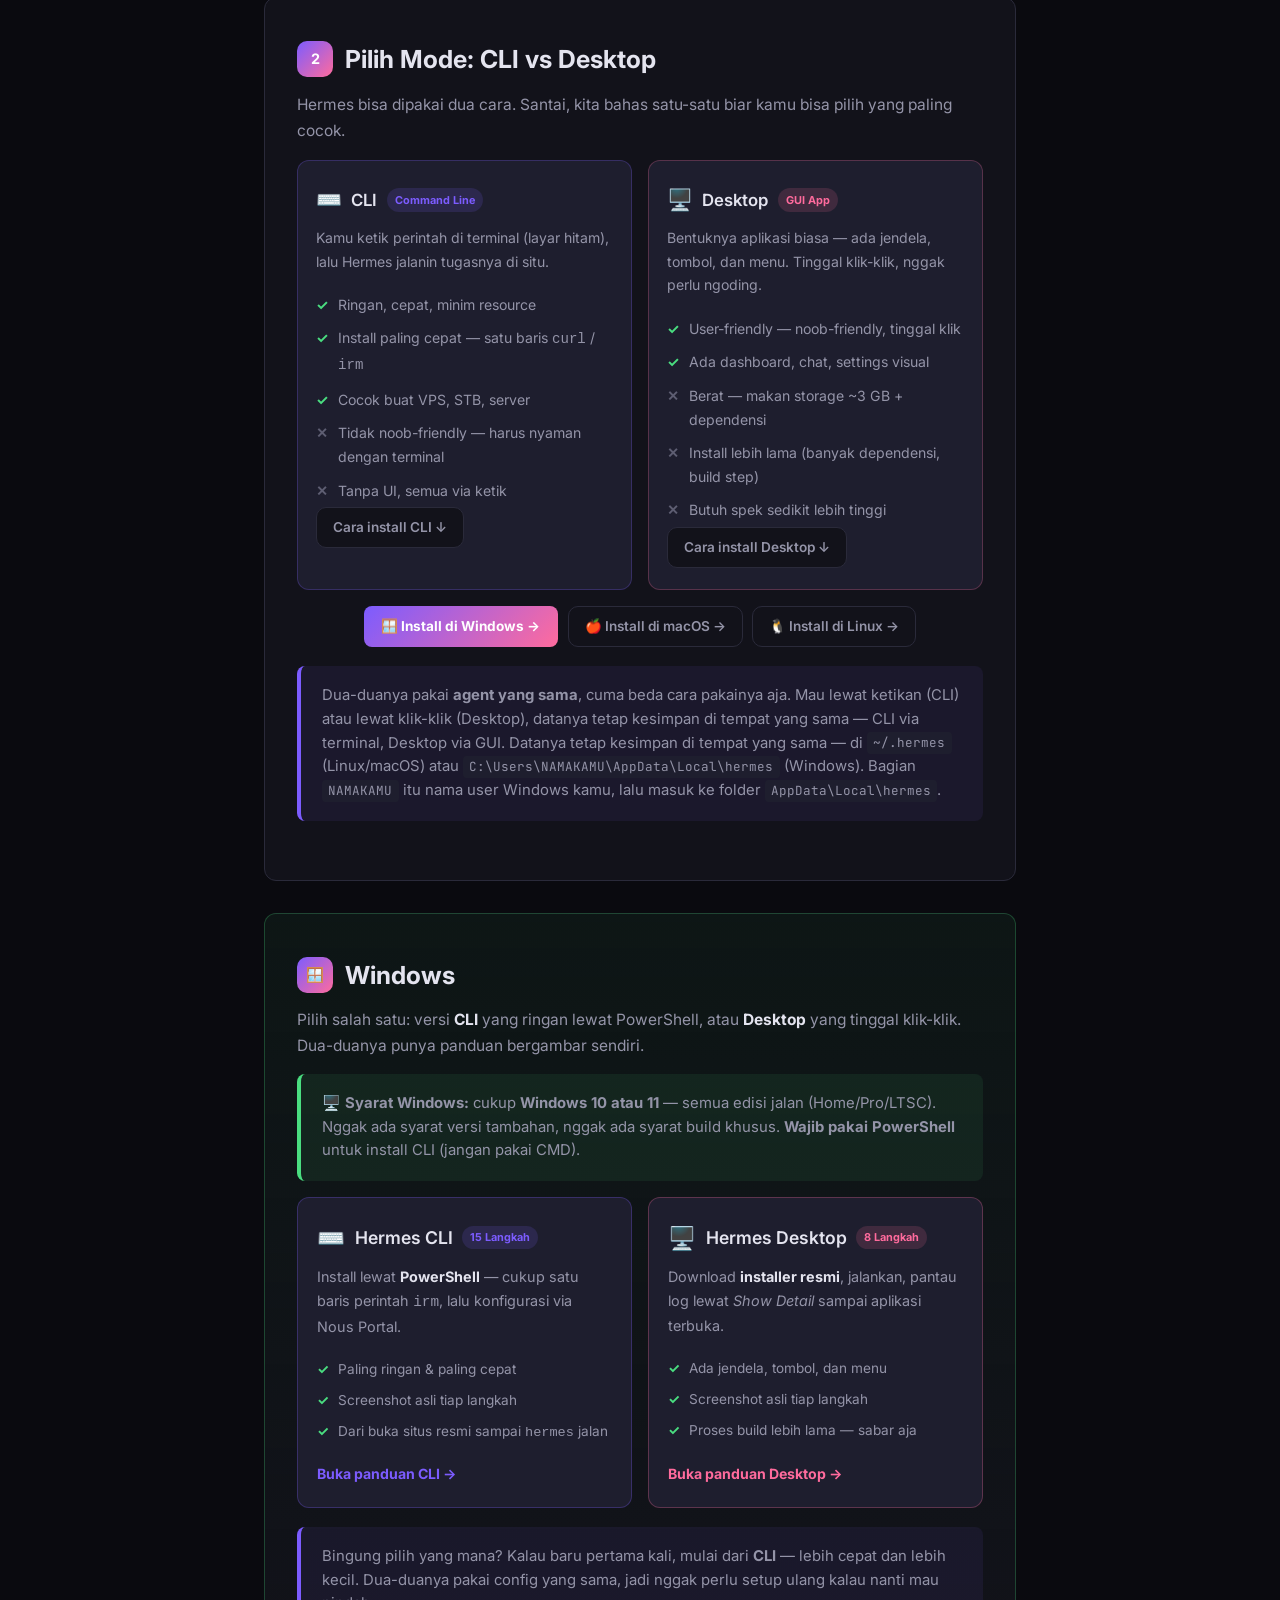
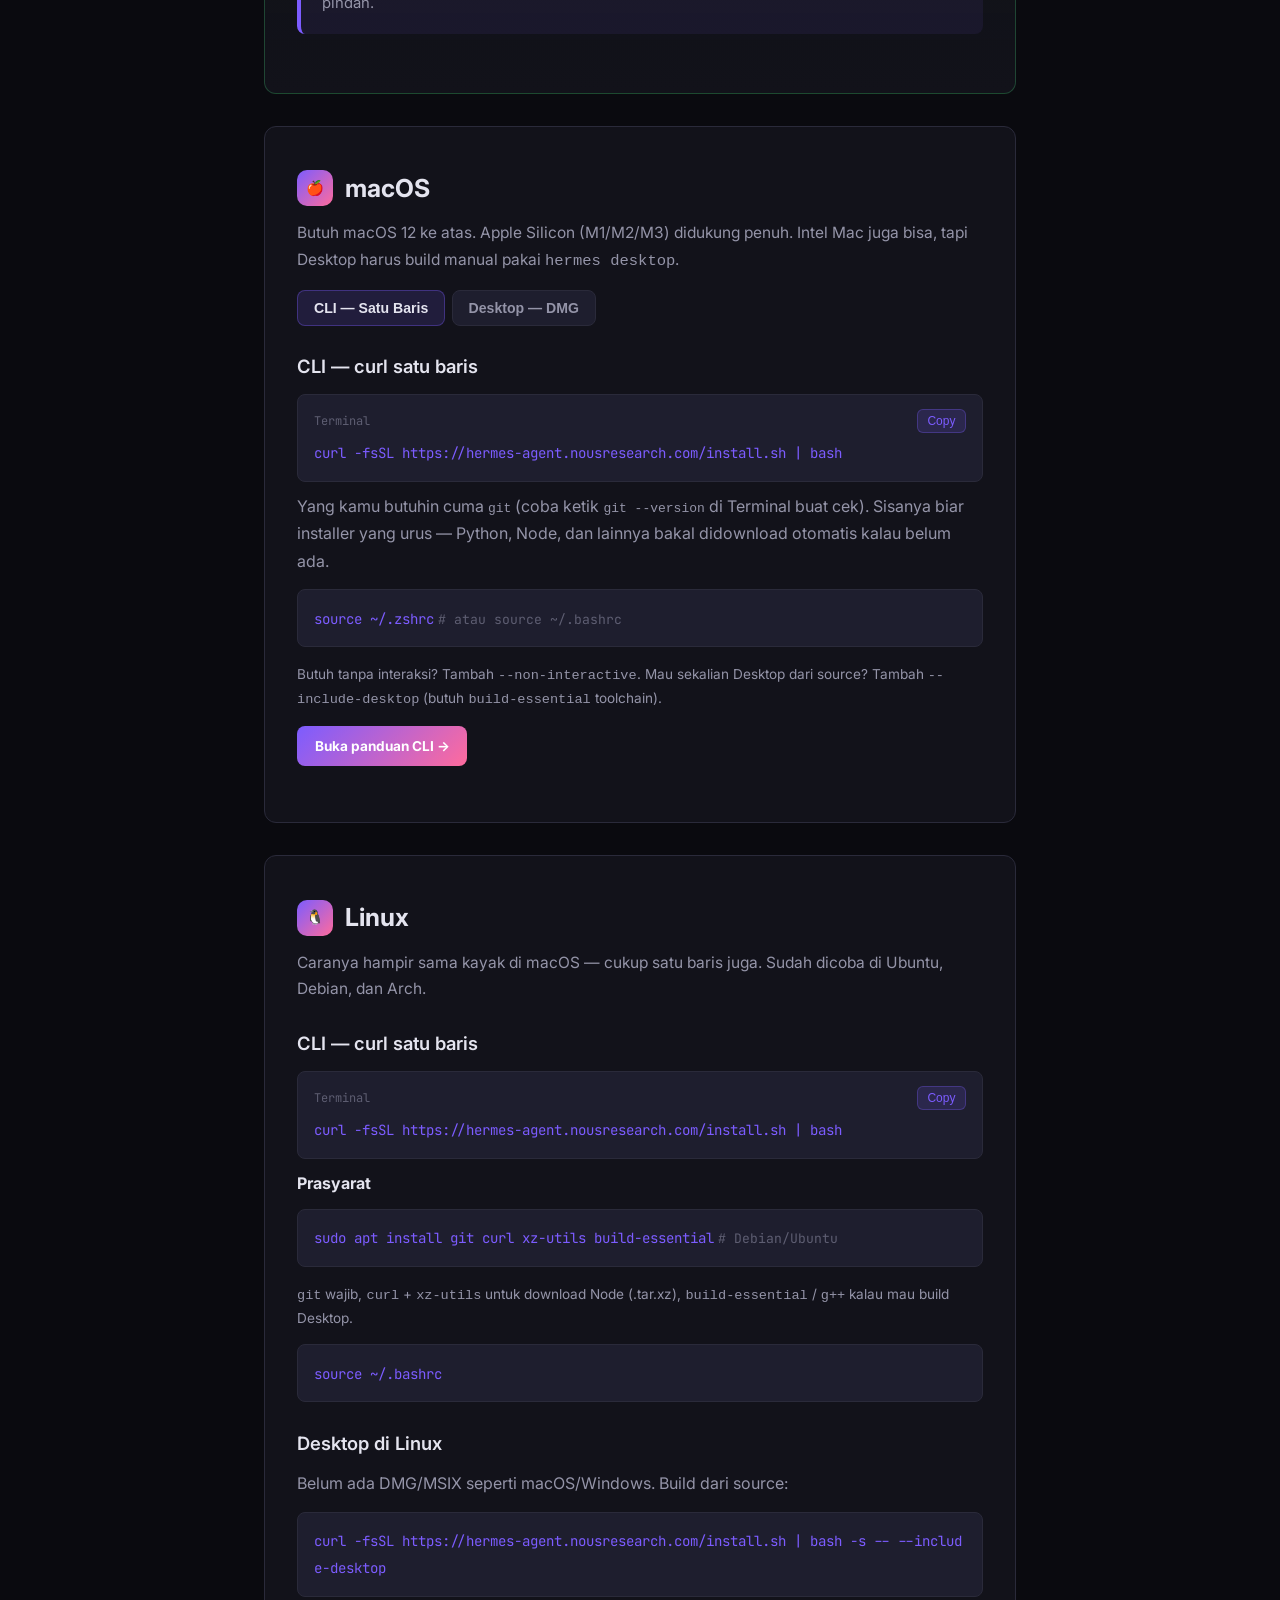
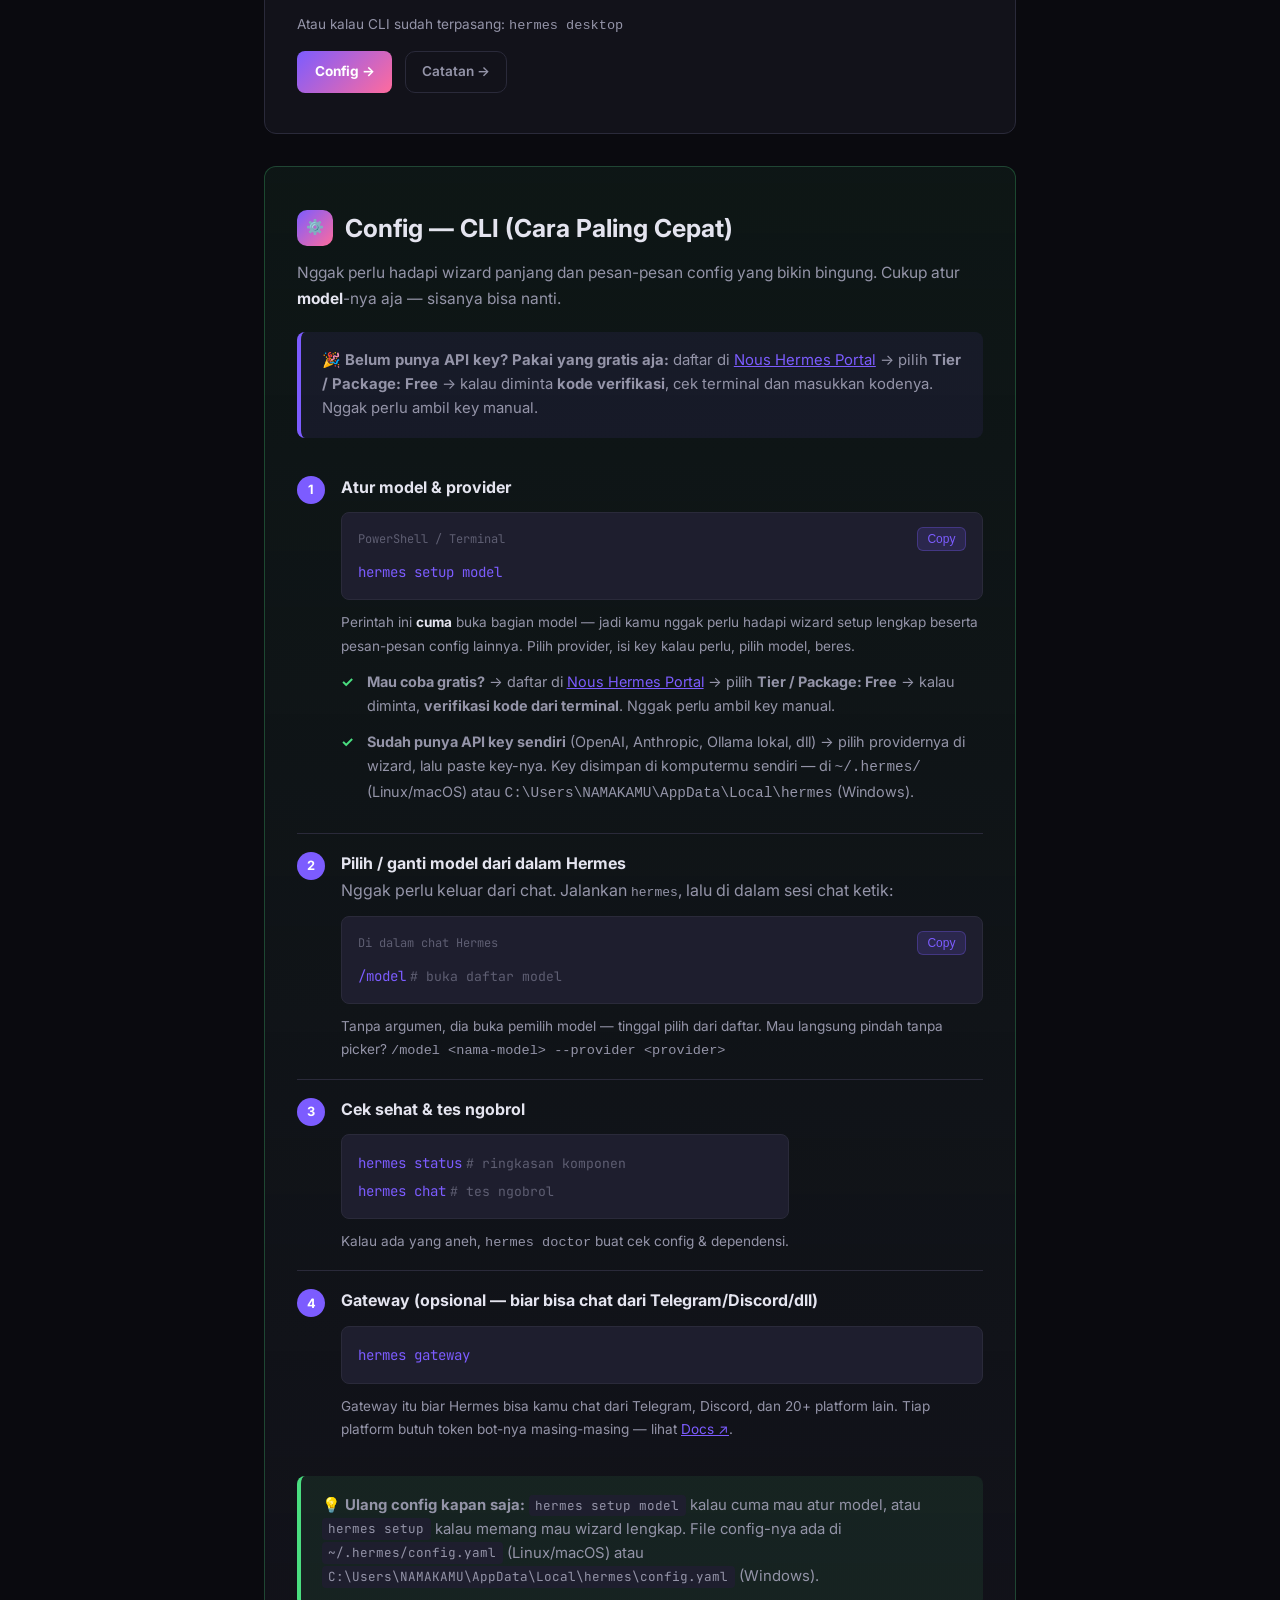
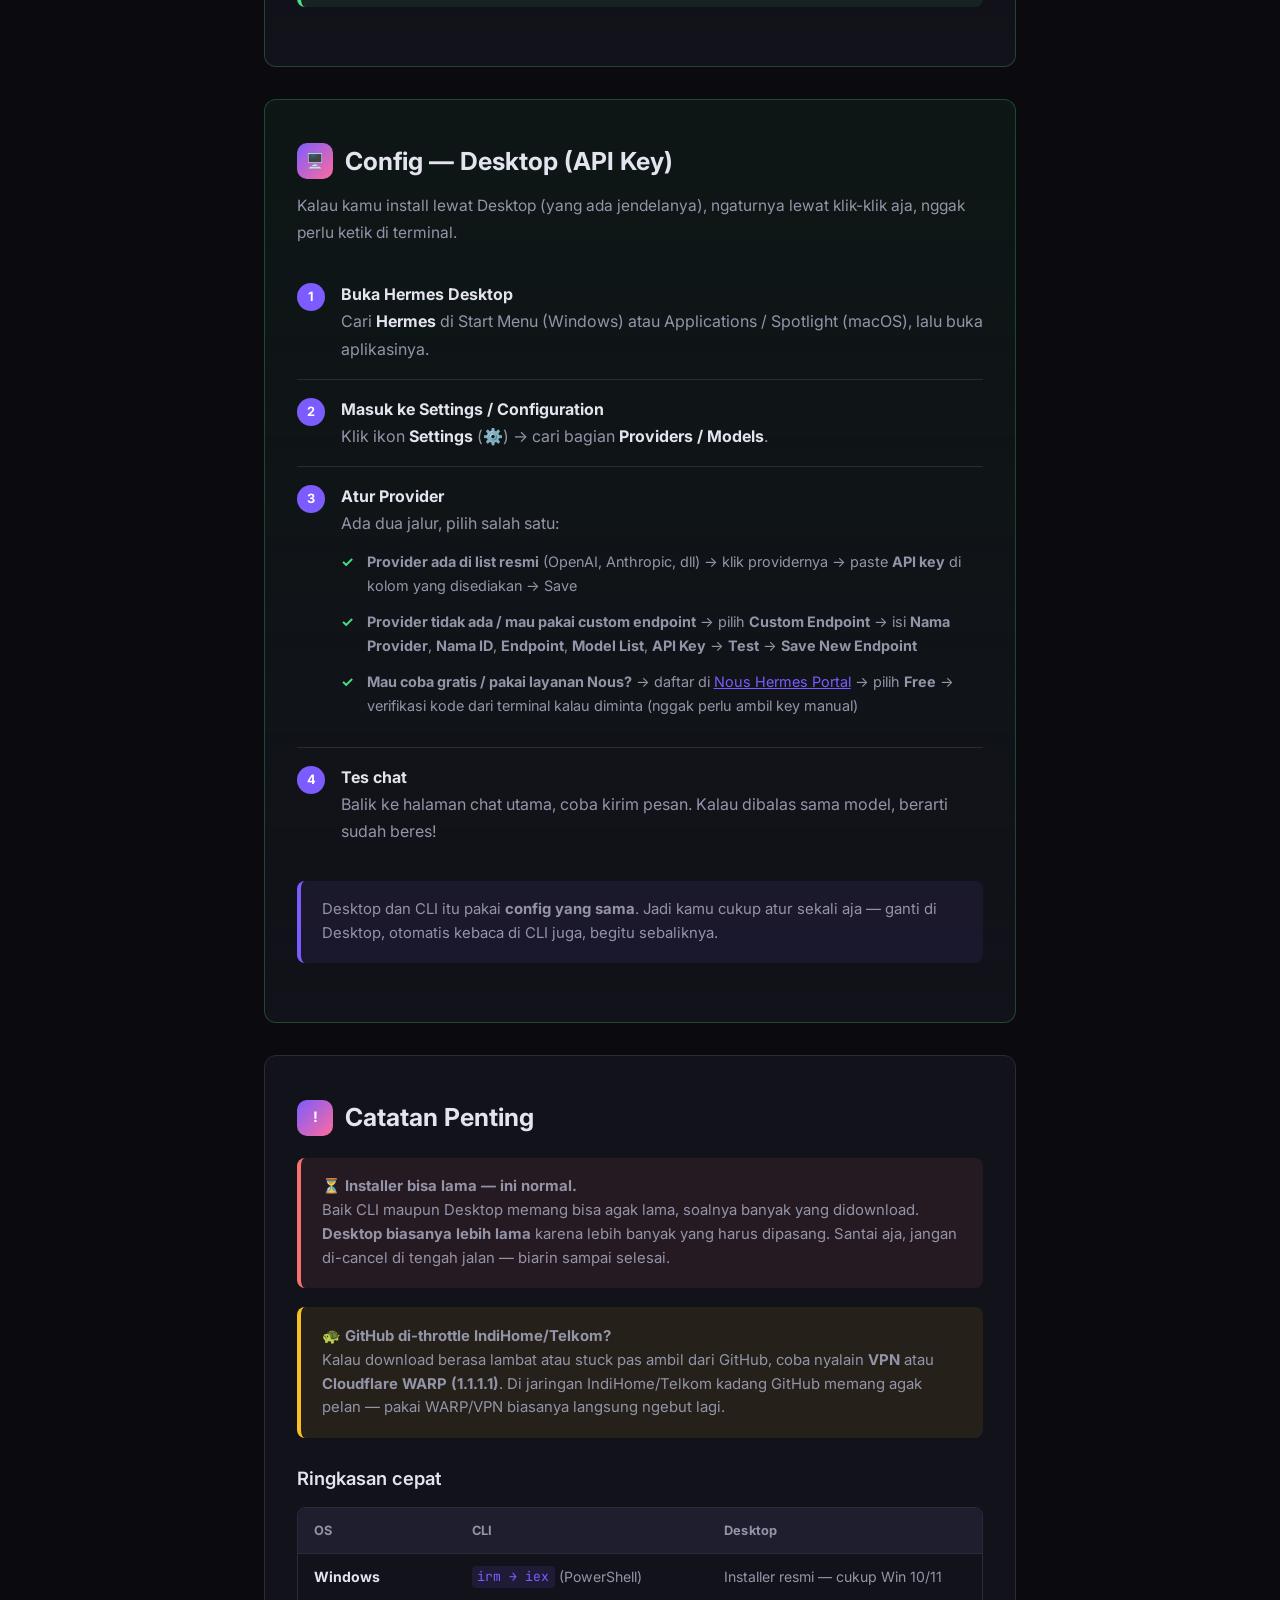
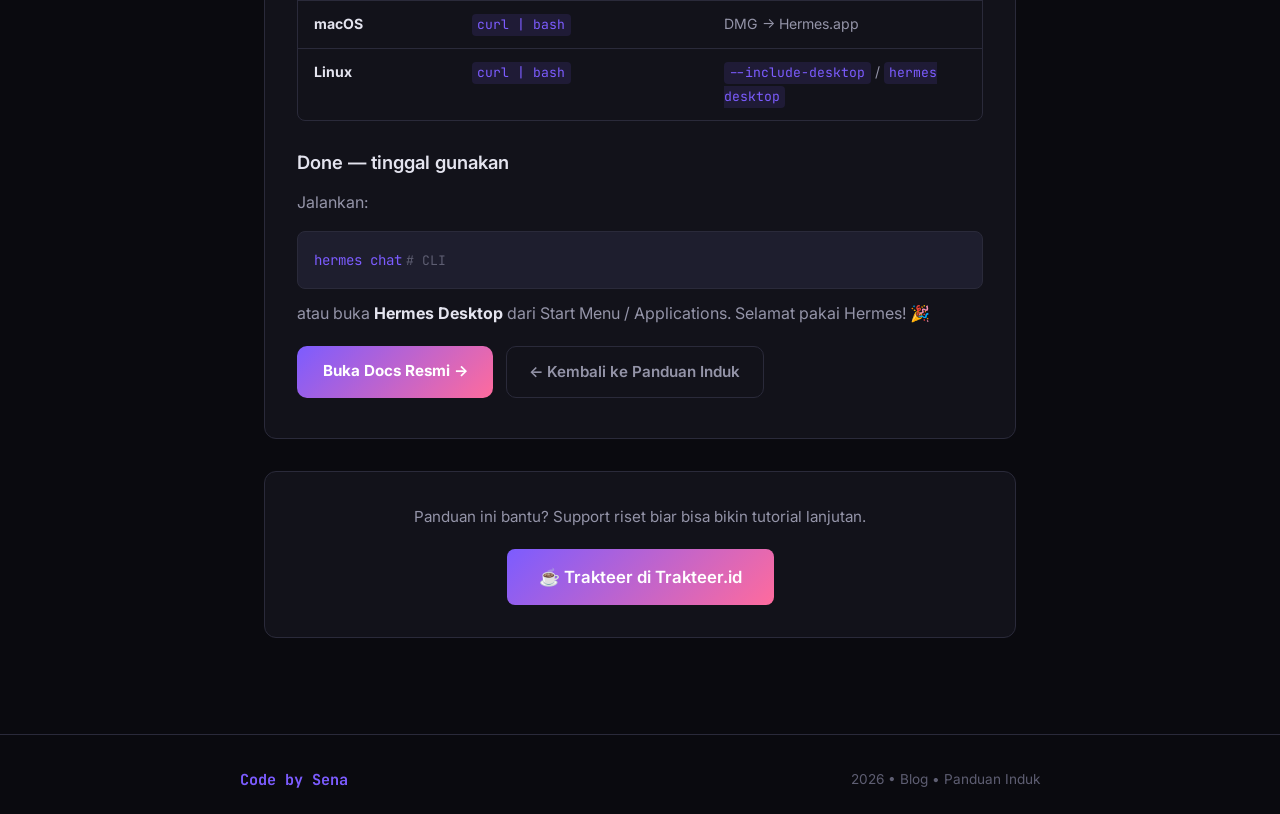
<file: panduan-induk/install-hermes-agent/index.html>
<!DOCTYPE html>
<html lang="id">
<head>
    <meta charset="UTF-8">
    <meta name="viewport" content="width=device-width, initial-scale=1.0">
    <title>Panduan Install Hermes Agent — Panduan Induk | Tukang Code</title>
    <meta name="description" content="Panduan lengkap install Hermes Agent: pilih platform, Windows/Mac/Linux, CLI vs Desktop, curl satu baris, sampai config API key.">
    <link rel="preconnect" href="https://fonts.googleapis.com">
    <link href="https://fonts.googleapis.com/css2?family=JetBrains+Mono:wght@400;700&family=Inter:wght@300;400;600;700;900&display=swap" rel="stylesheet">
    <link rel="stylesheet" href="../style.css">
    <link rel="stylesheet" href="style.css">
</head>
<body>

<header class="site-header">
    <div class="header-inner">
        <a href="../../index.html" class="logo"><span class="logo-icon">&lt;/&gt;</span><span class="logo-text">Tukang Code</span></a>
        <nav class="main-nav">
            <a href="../../blog/index.html" class="nav-link">Blog</a>
            <a href="../index.html" class="nav-link active">Panduan Induk</a>
            <a href="../../portfolio.html" class="nav-link">Portfolio</a>
        </nav>
    </div>
</header>

<!-- HERO -->
<section class="pi-hero" style="padding-bottom:1.2rem">
    <div class="pi-hero-inner">
        <a href="../index.html" class="back-link">← Kembali ke Panduan Induk</a>
        <span class="pi-kicker">PANDUAN INDUK • INSTALL</span>
        <h1>Panduan Install<br>Hermes Agent</h1>
        <p class="pi-sub">Pilih perangkat kamu, pilih cara install, lalu ikuti langkahnya pelan-pelan. Dijelaskan dengan bahasa santai buat pemula.</p>
        <div class="hero-tags" style="justify-content:center; margin-top:1rem">
            <span class="tag">Hermes</span><span class="tag">Install</span><span class="tag">Windows</span><span class="tag">macOS</span><span class="tag">Linux</span>
        </div>
        <p class="muted-sm" style="margin-top:1rem;text-align:center">Baru kenal agent? Baca dulu <a href="../agentic/apa-itu-agent/index.html">Apa itu Agent &amp; Agentic?</a> — 5 menit, pakai gambar.</p>
    </div>
</section>

<!-- STICKY TOC -->
<nav class="toc" id="toc">
    <div class="toc-inner">
        <span class="toc-label">Daftar Isi</span>
        <div class="toc-links">
            <a href="#platform">Platform</a>
            <a href="#mode">CLI vs Desktop</a>
            <a href="#windows">Windows</a>
            <a href="#macos">macOS</a>
            <a href="#linux">Linux</a>
            <a href="#config-cli">Config</a>
            <a href="#catatan">Catatan</a>
        </div>
    </div>
</nav>

<main class="container">

    <!-- QUICK GUIDE / PLATFORM PICKER -->
    <section id="platform" class="card">
        <h2><span class="step">1</span> Tentukan Platform</h2>
        <p class="section-desc">Mau install di mana? Klik kartunya, nanti langsung lompat ke panduannya.</p>

        <div class="platform-grid">
            <a href="#windows" class="platform-card active">
                <div class="pc-icon">🪟</div>
                <h3>PC / Laptop</h3>
                <p>Windows, macOS, Linux</p>
                <span class="pc-cta">Windows: CLI &amp; Desktop ↓</span>
            </a>
            <div class="platform-card muted">
                <div class="pc-icon">🍓</div>
                <h3>Raspberry Pi</h3>
                <p>Coming soon</p>
                <span class="pc-badge">Segera</span>
            </div>
            <div class="platform-card muted">
                <div class="pc-icon">🔌</div>
                <h3>ESP32 / Arduino</h3>
                <p>Coming soon</p>
                <span class="pc-badge">Segera</span>
            </div>
            <a href="../../blog/blogpost1.html" class="platform-card highlight">
                <div class="pc-icon">📺</div>
                <h3>STB</h3>
                <p>Armbian — sudah ada tutorial</p>
                <span class="pc-cta">Baca tutorial →</span>
            </a>
            <div class="platform-card warn">
                <div class="pc-icon">📱</div>
                <h3>Android</h3>
                <p>Termux — installer rusak</p>
                <span class="pc-badge warn">Bermasalah</span>
            </div>
        </div>

        <div class="warning-box">
            ⚠️ <strong>Android (Termux):</strong> installer Android via Termux saat ini <strong>bermasalah dan rusak</strong>.
            Harap menunggu sampai fix resmi datang dari Nous Hermes GitHub.
        </div>

        <h3 style="margin-top:1.8rem">Pilih OS (PC/Laptop)</h3>
        <div class="os-grid">
            <a href="#windows" class="os-card"><span class="os-icon">🪟</span><strong>Windows</strong><small>10 / 11 (semua edisi, LTSC ok) • harus PowerShell</small></a>
            <a href="#macos" class="os-card"><span class="os-icon">🍎</span><strong>macOS</strong><small>Intel & Apple Silicon</small></a>
            <a href="#linux" class="os-card"><span class="os-icon">🐧</span><strong>Linux</strong><small>Ubuntu / Debian / Arch</small></a>
        </div>
    </section>

    <!-- CLI vs DESKTOP -->
    <section id="mode" class="card">
        <h2><span class="step">2</span> Pilih Mode: CLI vs Desktop</h2>
        <p class="section-desc">Hermes bisa dipakai dua cara. Santai, kita bahas satu-satu biar kamu bisa pilih yang paling cocok.</p>
        <div class="compare-grid">
            <div class="compare-card cli">
                <div class="compare-head">
                    <span class="compare-icon">⌨️</span>
                    <h3>CLI</h3>
                    <span class="badge-cli">Command Line</span>
                </div>
                <p class="compare-desc">Kamu ketik perintah di terminal (layar hitam), lalu Hermes jalanin tugasnya di situ.</p>
                <ul class="compare-list">
                    <li class="pro">Ringan, cepat, minim resource</li>
                    <li class="pro">Install paling cepat — satu baris <code>curl</code> / <code>irm</code></li>
                    <li class="pro">Cocok buat VPS, STB, server</li>
                    <li class="con">Tidak noob-friendly — harus nyaman dengan terminal</li>
                    <li class="con">Tanpa UI, semua via ketik</li>
                </ul>
                <a href="#windows" class="btn-ghost sm">Cara install CLI ↓</a>
            </div>
            <div class="compare-card desktop">
                <div class="compare-head">
                    <span class="compare-icon">🖥️</span>
                    <h3>Desktop</h3>
                    <span class="badge-desktop">GUI App</span>
                </div>
                <p class="compare-desc">Bentuknya aplikasi biasa — ada jendela, tombol, dan menu. Tinggal klik-klik, nggak perlu ngoding.</p>
                <ul class="compare-list">
                    <li class="pro">User-friendly — noob-friendly, tinggal klik</li>
                    <li class="pro">Ada dashboard, chat, settings visual</li>
                    <li class="con">Berat — makan storage ~3 GB + dependensi</li>
                    <li class="con">Install lebih lama (banyak dependensi, build step)</li>
                    <li class="con">Butuh spek sedikit lebih tinggi</li>
                </ul>
                <a href="#windows" class="btn-ghost sm">Cara install Desktop ↓</a>
            </div>
        </div>
        <div class="jump-row" style="margin-top:1rem;display:flex;gap:.6rem;flex-wrap:wrap;justify-content:center">
            <a href="#windows" class="btn-primary sm">🪟 Install di Windows →</a>
            <a href="#macos" class="btn-ghost sm">🍎 Install di macOS →</a>
            <a href="#linux" class="btn-ghost sm">🐧 Install di Linux →</a>
        </div>

        <div class="note-box">Dua-duanya pakai <strong>agent yang sama</strong>, cuma beda cara pakainya aja. Mau lewat ketikan (CLI) atau lewat klik-klik (Desktop), datanya tetap kesimpan di tempat yang sama — CLI via terminal, Desktop via GUI. Datanya tetap kesimpan di tempat yang sama — di <code>~/.hermes</code> (Linux/macOS) atau <code>C:\Users\NAMAKAMU\AppData\Local\hermes</code> (Windows). Bagian <code>NAMAKAMU</code> itu nama user Windows kamu, lalu masuk ke folder <code>AppData\Local\hermes</code>.</div>
    </section>

    <!-- WINDOWS -->
    <section id="windows" class="card pi-highlight">
        <h2><span class="step">🪟</span> Windows</h2>
        <p class="section-desc">Pilih salah satu: versi <strong>CLI</strong> yang ringan lewat PowerShell, atau <strong>Desktop</strong> yang tinggal klik-klik. Dua-duanya punya panduan bergambar sendiri.</p>

        <div class="tip-box" style="margin:.6rem 0 1rem">🖥️ <strong>Syarat Windows:</strong> cukup <strong>Windows 10 atau 11</strong> &mdash; semua edisi jalan (Home/Pro/LTSC). Nggak ada syarat versi tambahan, nggak ada syarat build khusus. <strong>Wajib pakai PowerShell</strong> untuk install CLI (jangan pakai CMD).</div>

        <div class="mode-picker">
            <a href="windows-cli/index.html" class="mode-card cli">
                <div class="mc-head">
                    <span class="mc-icon">⌨️</span>
                    <h3>Hermes CLI</h3>
                    <span class="badge-cli">15 Langkah</span>
                </div>
                <p class="mc-desc">Install lewat <strong>PowerShell</strong> — cukup satu baris perintah <code>irm</code>, lalu konfigurasi via Nous Portal.</p>
                <ul class="mc-list">
                    <li>Paling ringan &amp; paling cepat</li>
                    <li>Screenshot asli tiap langkah</li>
                    <li>Dari buka situs resmi sampai <code>hermes</code> jalan</li>
                </ul>
                <span class="mc-cta">Buka panduan CLI →</span>
            </a>

            <a href="windows-desktop/index.html" class="mode-card desktop">
                <div class="mc-head">
                    <span class="mc-icon">🖥️</span>
                    <h3>Hermes Desktop</h3>
                    <span class="badge-desktop">8 Langkah</span>
                </div>
                <p class="mc-desc">Download <strong>installer resmi</strong>, jalankan, pantau log lewat <em>Show Detail</em> sampai aplikasi terbuka.</p>
                <ul class="mc-list">
                    <li>Ada jendela, tombol, dan menu</li>
                    <li>Screenshot asli tiap langkah</li>
                    <li>Proses build lebih lama — sabar aja</li>
                </ul>
                <span class="mc-cta">Buka panduan Desktop →</span>
            </a>
        </div>

        <div class="note-box">Bingung pilih yang mana? Kalau baru pertama kali, mulai dari <strong>CLI</strong> &mdash; lebih cepat dan lebih kecil. Dua-duanya pakai config yang sama, jadi nggak perlu setup ulang kalau nanti mau pindah.</div>
    </section>

    <!-- macOS -->
    <section id="macos" class="card">
        <h2><span class="step">🍎</span> macOS</h2>
        <p class="section-desc">Butuh macOS 12 ke atas. Apple Silicon (M1/M2/M3) didukung penuh. Intel Mac juga bisa, tapi Desktop harus build manual pakai <code>hermes desktop</code>.</p>

        <div class="tabs" data-tabs="mac">
            <div class="tab-bar">
                <button class="tab-btn active" data-tab="mac-cli">CLI — Satu Baris</button>
                <button class="tab-btn" data-tab="mac-desktop">Desktop — DMG</button>
            </div>

            <div class="tab-panel active" id="mac-cli">
                <h3>CLI — curl satu baris</h3>
                <div class="code-block">
                    <div class="code-head"><span>Terminal</span><button class="copy-btn" data-copy="curl -fsSL https://hermes-agent.nousresearch.com/install.sh | bash">Copy</button></div>
                    <code>curl -fsSL https://hermes-agent.nousresearch.com/install.sh | bash</code>
                </div>
                <p>Yang kamu butuhin cuma <code>git</code> (coba ketik <code>git --version</code> di Terminal buat cek). Sisanya biar installer yang urus — Python, Node, dan lainnya bakal didownload otomatis kalau belum ada.</p>
                <div class="code-block"><code>source ~/.zshrc</code> <span class="code-comment"># atau source ~/.bashrc</span></div>
                <p class="muted-sm">Butuh tanpa interaksi? Tambah <code>--non-interactive</code>. Mau sekalian Desktop dari source? Tambah <code>--include-desktop</code> (butuh <code>build-essential</code> toolchain).</p>
                <a href="windows-cli/index.html" class="btn-primary sm">Buka panduan CLI →</a>
            </div>

            <div class="tab-panel" id="mac-desktop">
                <h3>Desktop — DMG</h3>
                <ol class="steps-compact">
                    <li>Download <strong>DMG</strong> dari <a href="https://hermes-agent.nousresearch.com/docs/getting-started/installation" target="_blank" rel="noopener">halaman Installation ↗</a> (atau ZIP).</li>
                    <li>Buka DMG → drag <code>Hermes.app</code> ke <code>Applications</code>.</li>
                    <li>Buka Hermes dari Launchpad / Spotlight. Auto-updater ikut di dalam ZIP/DMG.</li>
                </ol>
                <div class="tip-box">Sudah ada CLI? Jalankan <code>hermes desktop</code> untuk build Desktop dari source tanpa download DMG.</div>
                <a href="windows-desktop/index.html" class="btn-primary sm">Buka panduan Desktop →</a>
            </div>
        </div>
    </section>

    <!-- LINUX -->
    <section id="linux" class="card">
        <h2><span class="step">🐧</span> Linux</h2>
        <p class="section-desc">Caranya hampir sama kayak di macOS — cukup satu baris juga. Sudah dicoba di Ubuntu, Debian, dan Arch.</p>

        <h3>CLI — curl satu baris</h3>
        <div class="code-block">
            <div class="code-head"><span>Terminal</span><button class="copy-btn" data-copy="curl -fsSL https://hermes-agent.nousresearch.com/install.sh | bash">Copy</button></div>
            <code>curl -fsSL https://hermes-agent.nousresearch.com/install.sh | bash</code>
        </div>

        <h4>Prasyarat</h4>
        <div class="code-block">
            <code>sudo apt install git curl xz-utils build-essential</code> <span class="code-comment"># Debian/Ubuntu</span>
        </div>
        <p class="muted-sm"><code>git</code> wajib, <code>curl</code> + <code>xz-utils</code> untuk download Node (.tar.xz), <code>build-essential</code> / <code>g++</code> kalau mau build Desktop.</p>

        <div class="code-block"><code>source ~/.bashrc</code></div>

        <h3>Desktop di Linux</h3>
        <p>Belum ada DMG/MSIX seperti macOS/Windows. Build dari source:</p>
        <div class="code-block"><code>curl -fsSL https://hermes-agent.nousresearch.com/install.sh | bash -s -- --include-desktop</code></div>
        <p class="muted-sm">Atau kalau CLI sudah terpasang: <code>hermes desktop</code></p>

        <div class="cols-2">
            <a href="#config-cli" class="btn-primary sm">Config →</a>
            <a href="#catatan" class="btn-ghost sm">Catatan →</a>
        </div>
    </section>

    <!-- CONFIG CLI -->
    <section id="config-cli" class="card pi-highlight">
        <h2><span class="step">&#9881;&#65039;</span> Config &mdash; CLI (Cara Paling Cepat)</h2>
        <p class="section-desc">Nggak perlu hadapi wizard panjang dan pesan-pesan config yang bikin bingung. Cukup atur <strong>model</strong>-nya aja &mdash; sisanya bisa nanti.</p>
        <div class="tip-box" style="border-left-color: var(--accent); background: rgba(124,92,255,.08)">&#127881; <strong>Belum punya API key? Pakai yang gratis aja:</strong> daftar di <a href="https://portal.nousresearch.com" target="_blank" rel="noopener">Nous Hermes Portal</a> &rarr; pilih <strong>Tier / Package: Free</strong> &rarr; kalau diminta <strong>kode verifikasi</strong>, cek terminal dan masukkan kodenya. Nggak perlu ambil key manual.</div>

        <div class="steps-list">
            <div class="step-item">
                <span class="step-num">1</span>
                <div>
                    <strong>Atur model &amp; provider</strong>
                    <div class="code-block">
                        <div class="code-head"><span>PowerShell / Terminal</span><button class="copy-btn" data-copy="hermes setup model">Copy</button></div>
                        <code>hermes setup model</code>
                    </div>
                    <p class="muted-sm">Perintah ini <strong>cuma</strong> buka bagian model &mdash; jadi kamu nggak perlu hadapi wizard setup lengkap beserta pesan-pesan config lainnya. Pilih provider, isi key kalau perlu, pilih model, beres.</p>
                    <ul class="check-list compact" style="margin:.4rem 0">
                        <li><strong>Mau coba gratis?</strong> &rarr; daftar di <a href="https://portal.nousresearch.com" target="_blank" rel="noopener">Nous Hermes Portal</a> &rarr; pilih <strong>Tier / Package: Free</strong> &rarr; kalau diminta, <strong>verifikasi kode dari terminal</strong>. Nggak perlu ambil key manual.</li>
                        <li><strong>Sudah punya API key sendiri</strong> (OpenAI, Anthropic, Ollama lokal, dll) &rarr; pilih providernya di wizard, lalu paste key-nya. Key disimpan di komputermu sendiri &mdash; di <code>~/.hermes/</code> (Linux/macOS) atau <code>C:\Users\NAMAKAMU\AppData\Local\hermes</code> (Windows).</li>
                    </ul>
                </div>
            </div>
            <div class="step-item">
                <span class="step-num">2</span>
                <div>
                    <strong>Pilih / ganti model dari dalam Hermes</strong>
                    <p>Nggak perlu keluar dari chat. Jalankan <code>hermes</code>, lalu di dalam sesi chat ketik:</p>
                    <div class="code-block">
                        <div class="code-head"><span>Di dalam chat Hermes</span><button class="copy-btn" data-copy="/model">Copy</button></div>
                        <code>/model</code> <span class="code-comment"># buka daftar model</span>
                    </div>
                    <p class="muted-sm">Tanpa argumen, dia buka pemilih model &mdash; tinggal pilih dari daftar. Mau langsung pindah tanpa picker? <code>/model &lt;nama-model&gt; --provider &lt;provider&gt;</code></p>
                </div>
            </div>
            <div class="step-item">
                <span class="step-num">3</span>
                <div>
                    <strong>Cek sehat &amp; tes ngobrol</strong>
                    <div class="code-block"><code>hermes status</code> <span class="code-comment"># ringkasan komponen</span><br><code>hermes chat</code> <span class="code-comment"># tes ngobrol</span></div>
                    <p class="muted-sm">Kalau ada yang aneh, <code>hermes doctor</code> buat cek config &amp; dependensi.</p>
                </div>
            </div>
            <div class="step-item">
                <span class="step-num">4</span>
                <div>
                    <strong>Gateway (opsional &mdash; biar bisa chat dari Telegram/Discord/dll)</strong>
                    <div class="code-block"><code>hermes gateway</code></div>
                    <p class="muted-sm">Gateway itu biar Hermes bisa kamu chat dari Telegram, Discord, dan 20+ platform lain. Tiap platform butuh token bot-nya masing-masing &mdash; lihat <a href="https://hermes-agent.nousresearch.com/docs" target="_blank" rel="noopener">Docs &#8599;</a>.</p>
                </div>
            </div>
        </div>

        <div class="tip-box">&#128161; <strong>Ulang config kapan saja:</strong> <code>hermes setup model</code> kalau cuma mau atur model, atau <code>hermes setup</code> kalau memang mau wizard lengkap. File config-nya ada di <code>~/.hermes/config.yaml</code> (Linux/macOS) atau <code>C:\Users\NAMAKAMU\AppData\Local\hermes\config.yaml</code> (Windows).</div>
    </section>

    <!-- CONFIG DESKTOP -->
    <section id="config-desktop" class="card pi-highlight">
        <h2><span class="step">🖥️</span> Config — Desktop (API Key)</h2>
        <p class="section-desc">Kalau kamu install lewat Desktop (yang ada jendelanya), ngaturnya lewat klik-klik aja, nggak perlu ketik di terminal.</p>

        <div class="steps-list">
            <div class="step-item">
                <span class="step-num">1</span>
                <div>
                    <strong>Buka Hermes Desktop</strong>
                    <p>Cari <strong>Hermes</strong> di Start Menu (Windows) atau Applications / Spotlight (macOS), lalu buka aplikasinya.</p>
                </div>
            </div>
            <div class="step-item">
                <span class="step-num">2</span>
                <div>
                    <strong>Masuk ke Settings / Configuration</strong>
                    <p>Klik ikon <strong>Settings</strong> (⚙️) → cari bagian <strong>Providers / Models</strong>.</p>
                </div>
            </div>
            <div class="step-item">
                <span class="step-num">3</span>
                <div>
                    <strong>Atur Provider</strong>
                    <p>Ada dua jalur, pilih salah satu:</p>
                    <ul class="check-list compact" style="margin:.4rem 0">
                        <li><strong>Provider ada di list resmi</strong> (OpenAI, Anthropic, dll) → klik providernya → paste <strong>API key</strong> di kolom yang disediakan → Save</li>
                        <li><strong>Provider tidak ada / mau pakai custom endpoint</strong> → pilih <strong>Custom Endpoint</strong> → isi <strong>Nama Provider</strong>, <strong>Nama ID</strong>, <strong>Endpoint</strong>, <strong>Model List</strong>, <strong>API Key</strong> → <strong>Test</strong> → <strong>Save New Endpoint</strong></li>
                        <li><strong>Mau coba gratis / pakai layanan Nous?</strong> → daftar di <a href="https://portal.nousresearch.com" target="_blank" rel="noopener">Nous Hermes Portal</a> → pilih <strong>Free</strong> → verifikasi kode dari terminal kalau diminta (nggak perlu ambil key manual)</li>
                    </ul>
                </div>
            </div>
            <div class="step-item">
                <span class="step-num">4</span>
                <div>
                    <strong>Tes chat</strong>
                    <p>Balik ke halaman chat utama, coba kirim pesan. Kalau dibalas sama model, berarti sudah beres!</p>
                </div>
            </div>
        </div>

        <div class="note-box">Desktop dan CLI itu pakai <strong>config yang sama</strong>. Jadi kamu cukup atur sekali aja — ganti di Desktop, otomatis kebaca di CLI juga, begitu sebaliknya.</div>
    </section>

    <!-- CATATAN PENTING -->
    <section id="catatan" class="card">
        <h2><span class="step">!</span> Catatan Penting</h2>

        <div class="warning-box">
            <strong>⏳ Installer bisa lama — ini normal.</strong><br>
            Baik CLI maupun Desktop memang bisa agak lama, soalnya banyak yang didownload. <strong>Desktop biasanya lebih lama</strong> karena lebih banyak yang harus dipasang. Santai aja, jangan di-cancel di tengah jalan — biarin sampai selesai.
        </div>

        <div class="warning-box" style="border-left-color: var(--warning); background: rgba(251,191,36,.08)">
            <strong>🐢 GitHub di-throttle IndiHome/Telkom?</strong><br>
            Kalau download berasa lambat atau stuck pas ambil dari GitHub, coba nyalain <strong>VPN</strong> atau <strong>Cloudflare WARP (1.1.1.1)</strong>. Di jaringan IndiHome/Telkom kadang GitHub memang agak pelan — pakai WARP/VPN biasanya langsung ngebut lagi.
        </div>

        <h3>Ringkasan cepat</h3>
        <div class="summary-table">
            <div class="summary-row head"><span>OS</span><span>CLI</span><span>Desktop</span></div>
            <div class="summary-row"><span><strong>Windows</strong></span><span><code>irm → iex</code> (PowerShell)</span><span>Installer resmi — cukup Win 10/11</span></div>
            <div class="summary-row"><span><strong>macOS</strong></span><span><code>curl | bash</code></span><span>DMG → Hermes.app</span></div>
            <div class="summary-row"><span><strong>Linux</strong></span><span><code>curl | bash</code></span><span><code>--include-desktop</code> / <code>hermes desktop</code></span></div>
        </div>

        <h3>Done — tinggal gunakan</h3>
        <p>Jalankan:</p>
        <div class="code-block"><code>hermes chat</code> <span class="code-comment"># CLI</span></div>
        <p>atau buka <strong>Hermes Desktop</strong> dari Start Menu / Applications. Selamat pakai Hermes! 🎉</p>

        <div class="cols-2" style="margin-top:1.2rem">
            <a href="https://hermes-agent.nousresearch.com/docs" target="_blank" rel="noopener" class="btn-primary">Buka Docs Resmi →</a>
            <a href="../index.html" class="btn-ghost">← Kembali ke Panduan Induk</a>
        </div>
    </section>

    <!-- SUPPORT -->
    <section class="support-box">
        <p>Panduan ini bantu? Support riset biar bisa bikin tutorial lanjutan.</p>
        <a href="https://trakteer.id/tukangcode" target="_blank" class="btn-link support-btn">☕ Trakteer di Trakteer.id</a>
    </section>

</main>

<footer>
    <div class="footer-inner">
        <p class="footer-credit">Code by Sena</p>
        <p class="footer-year">2026 • <a href="../../blog/index.html">Blog</a> • <a href="../index.html">Panduan Induk</a></p>
    </div>
</footer>

<button class="scroll-top" id="scrollTop" aria-label="Scroll to top">↑</button>
<script src="../script.js"></script>
<script src="script.js"></script>
</body>
</html>
</file>
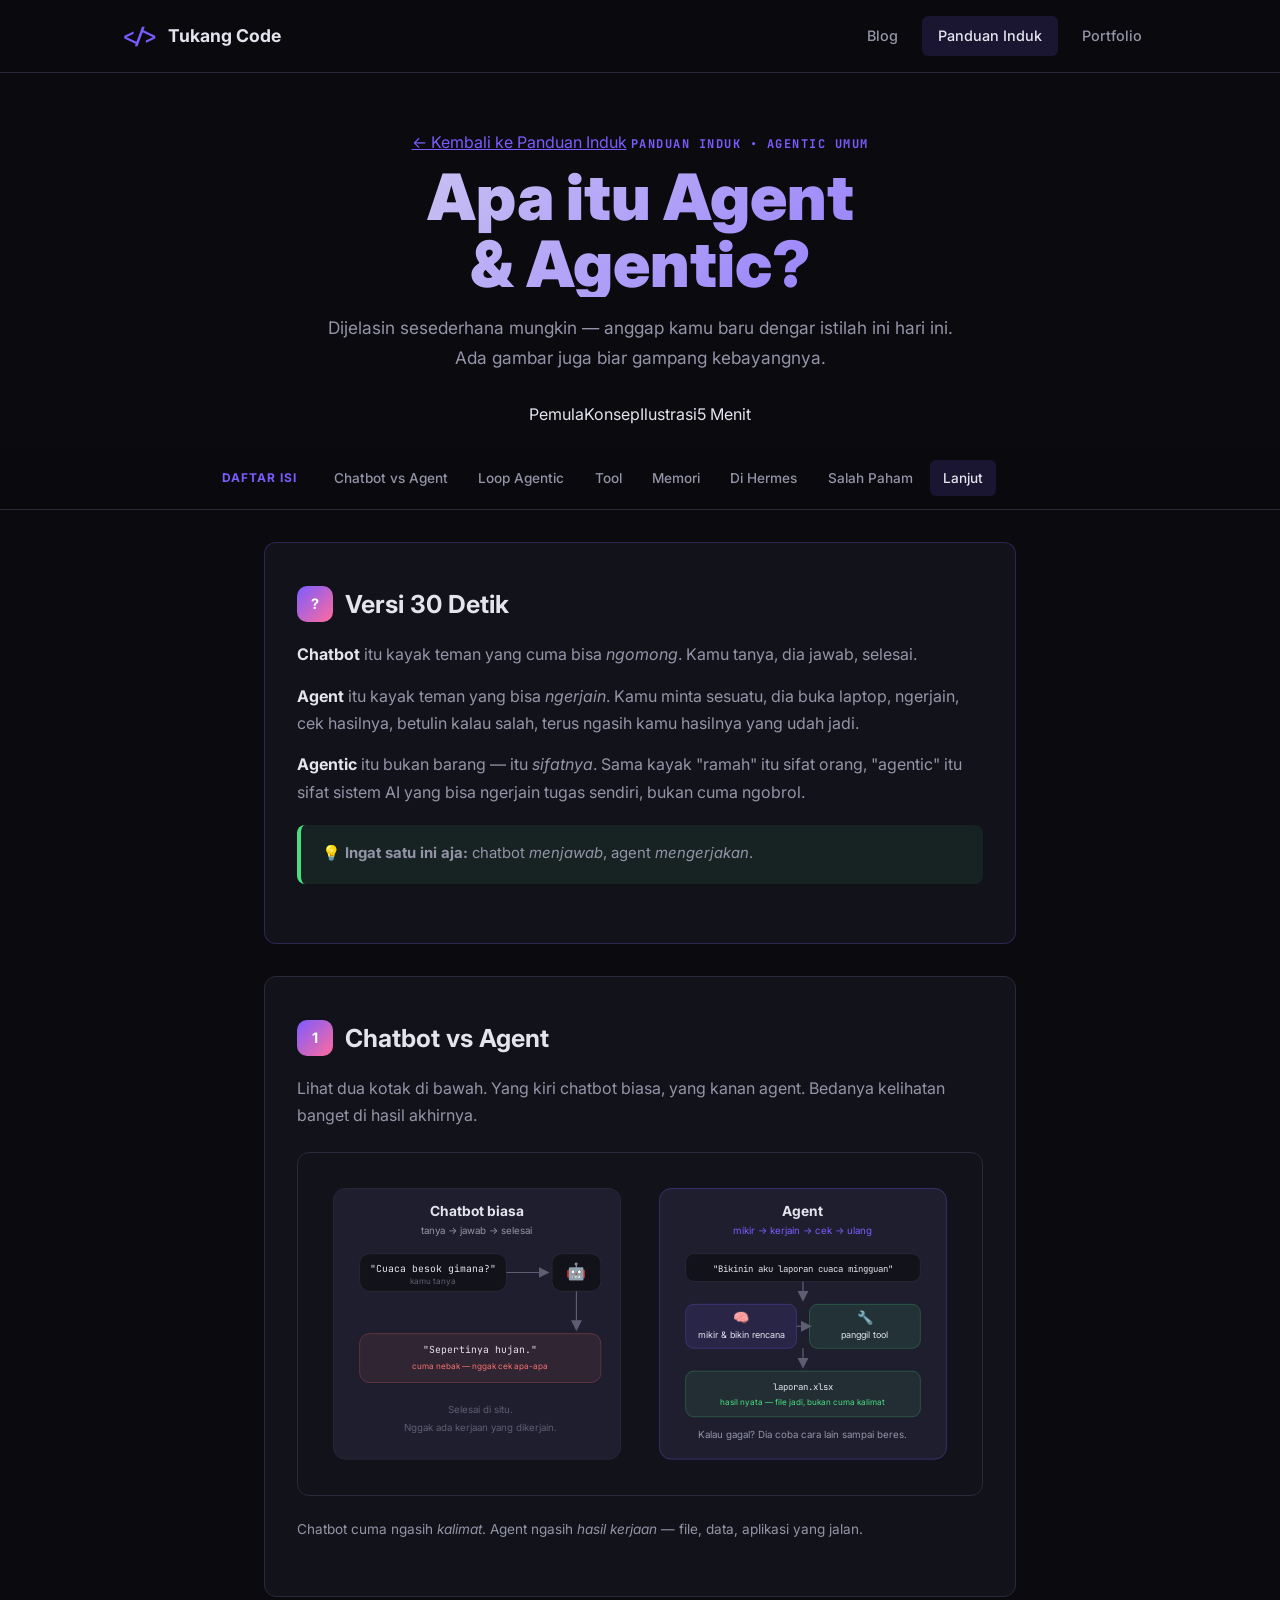
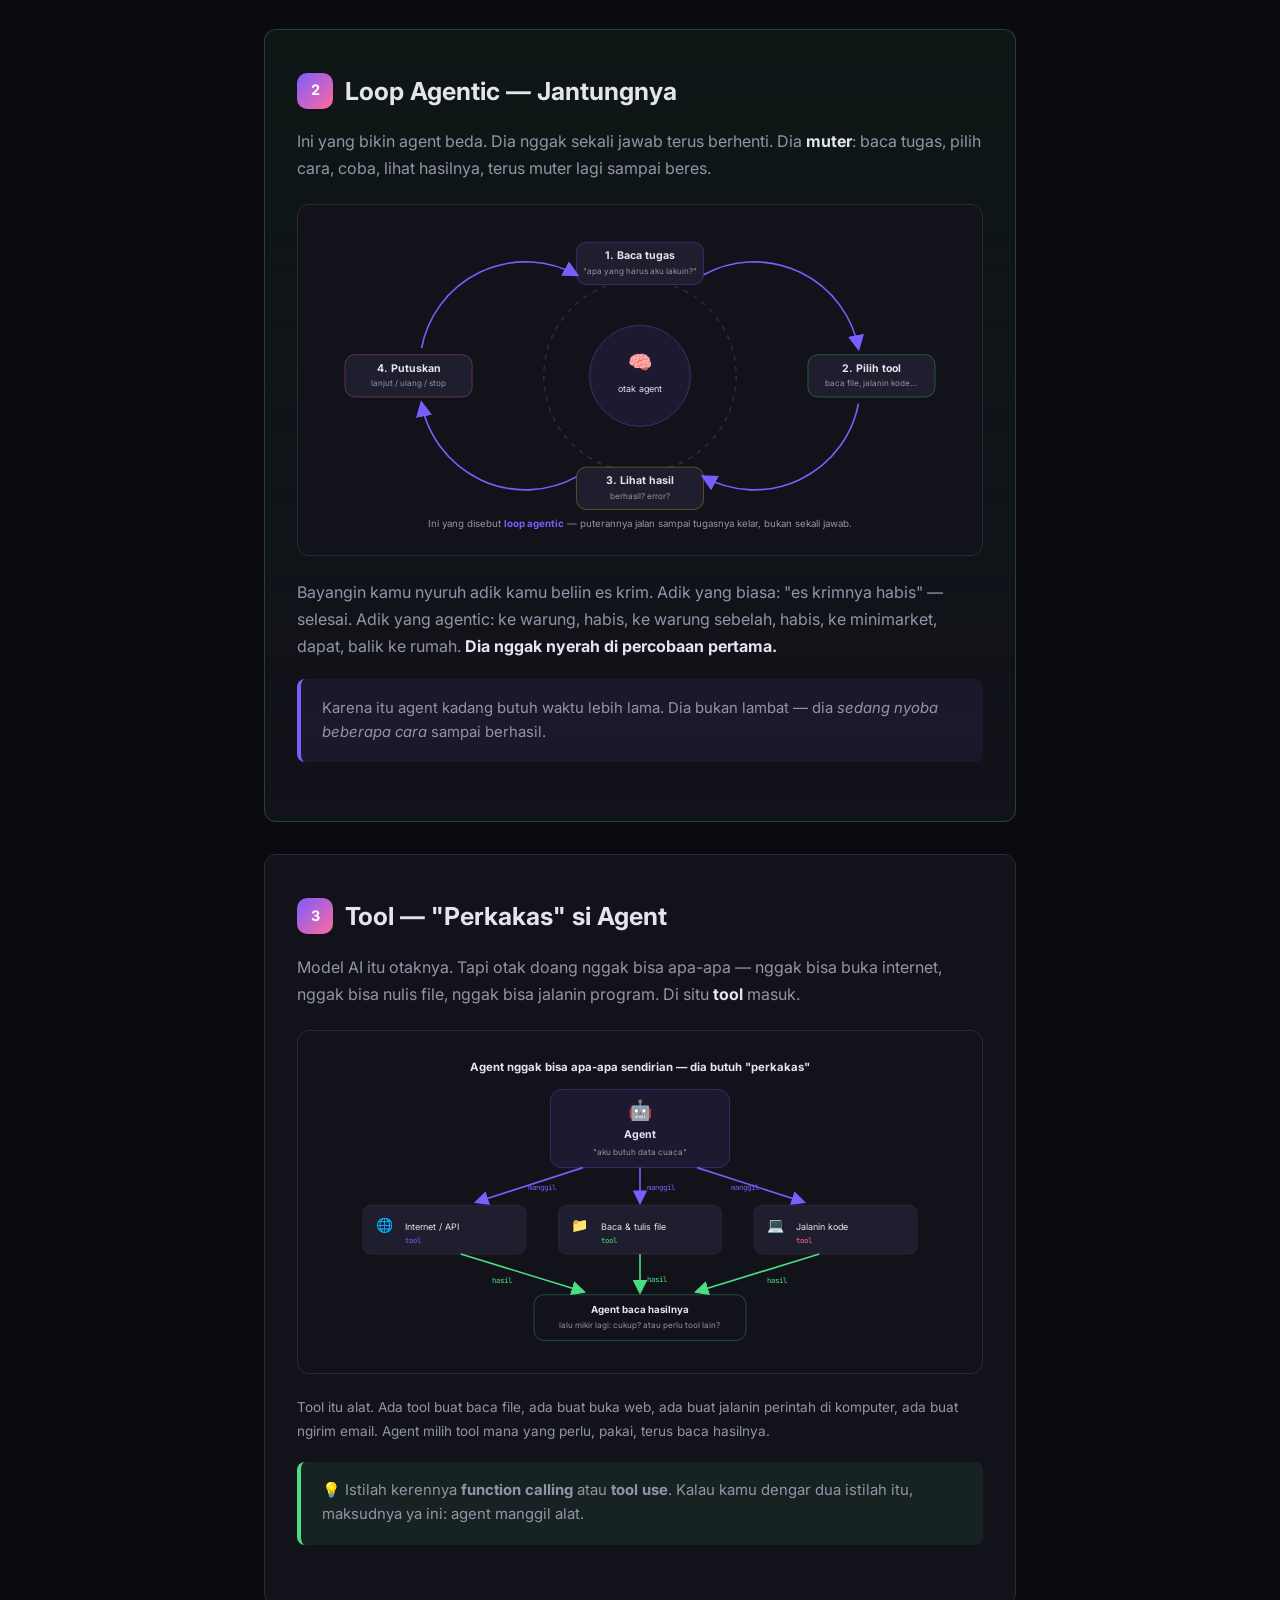
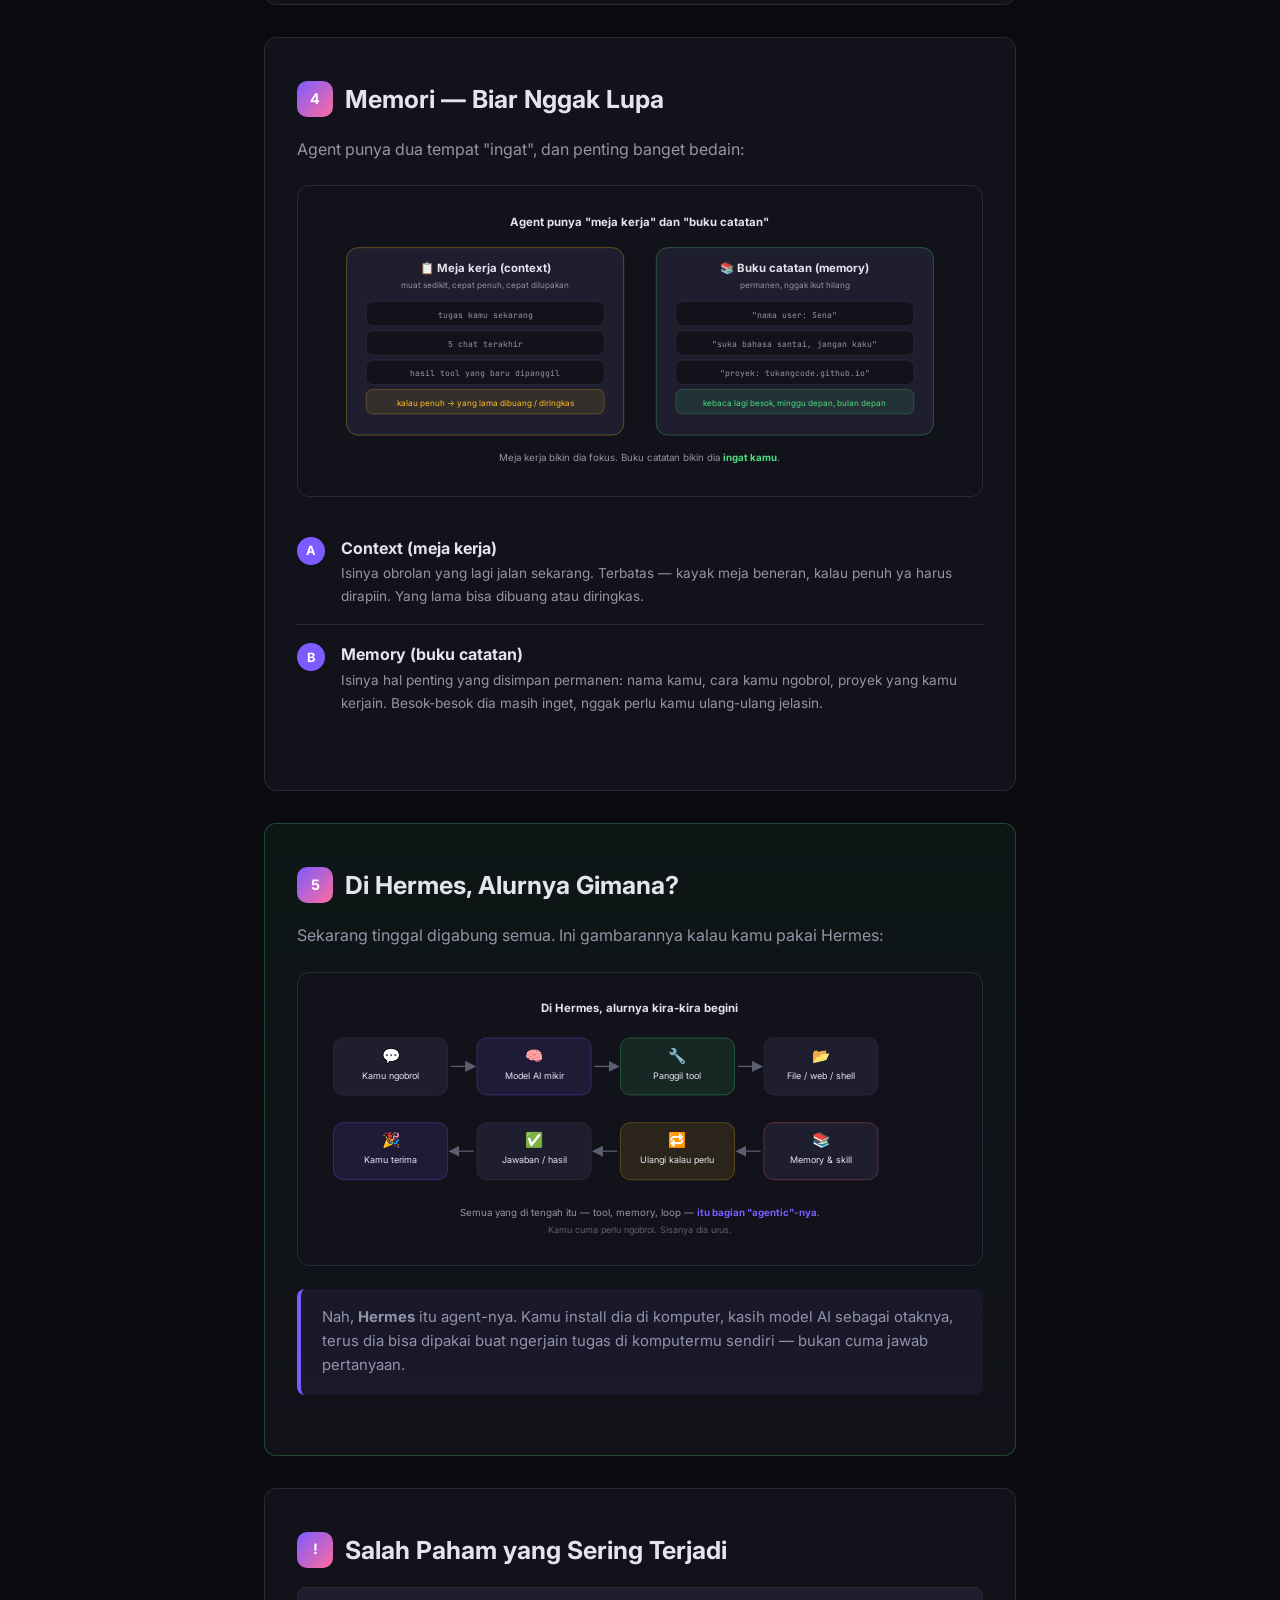
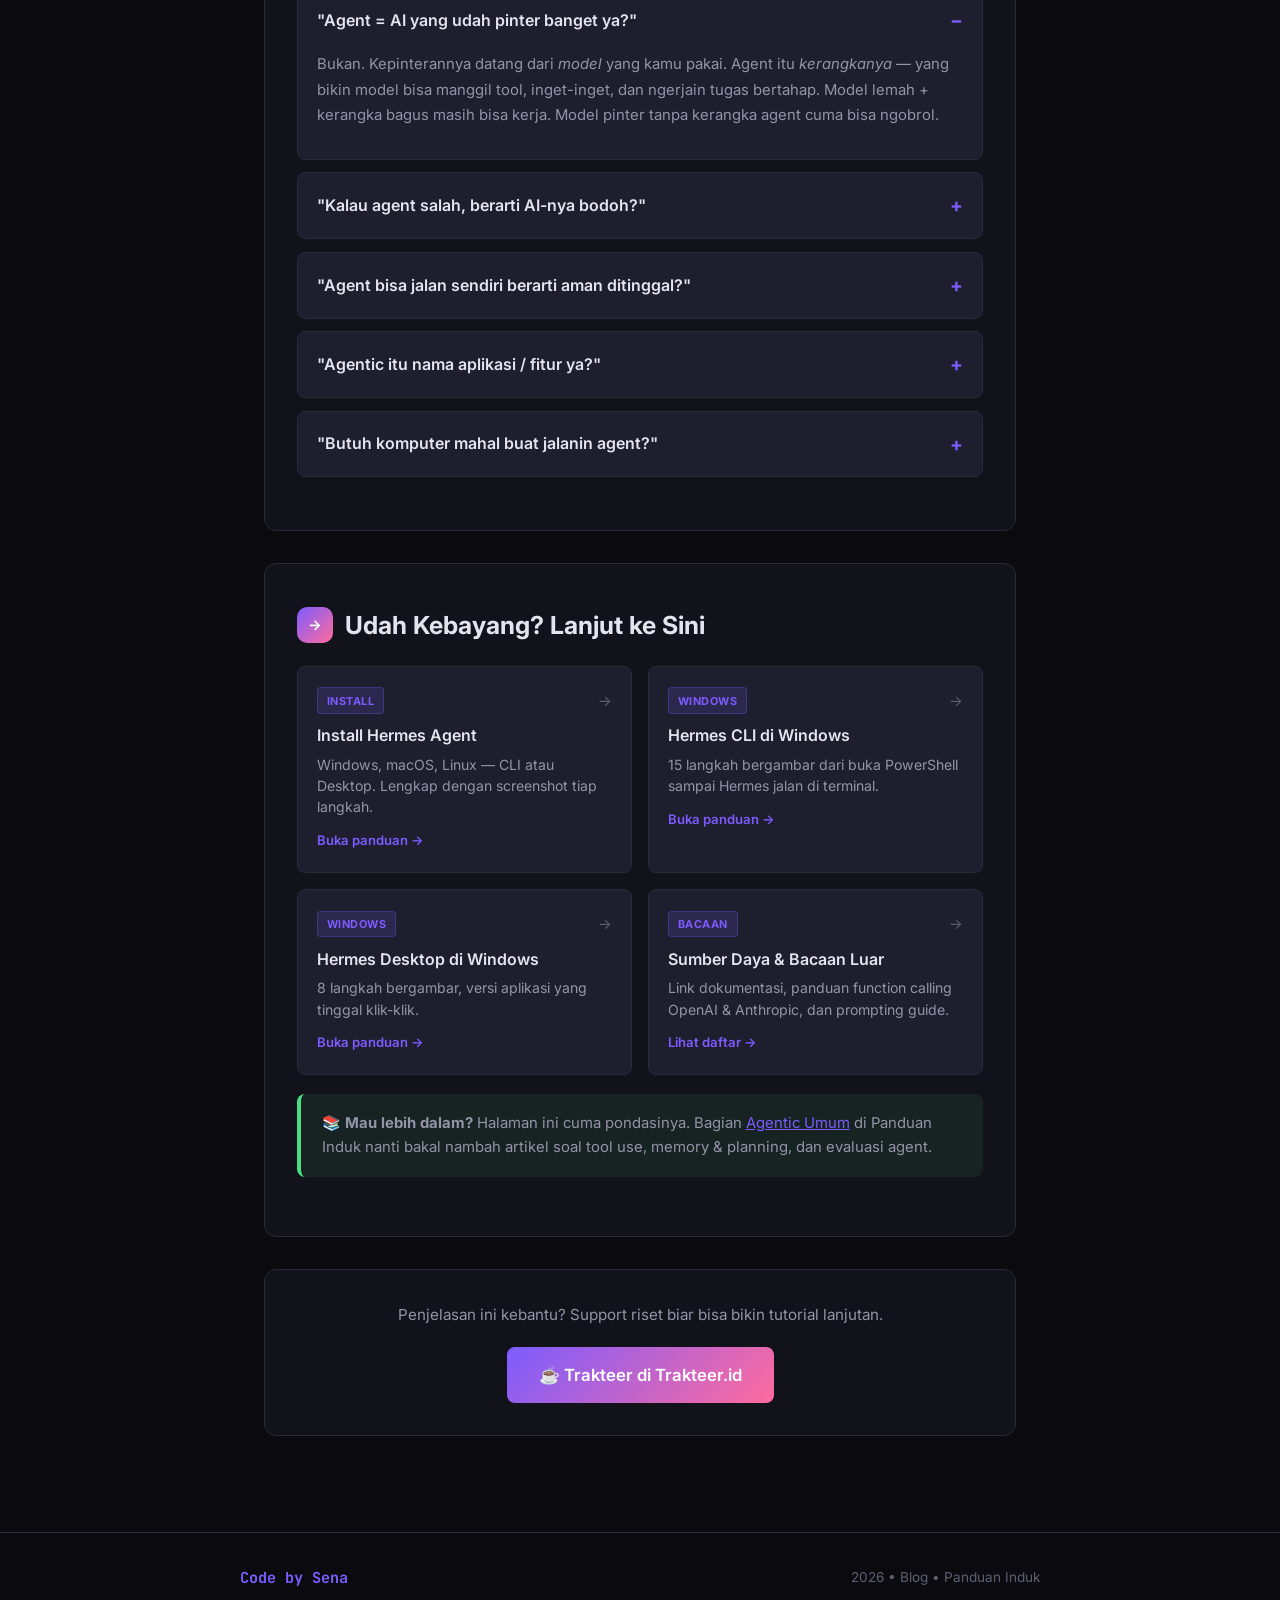
<file: panduan-induk/agentic/apa-itu-agent/index.html>
<!DOCTYPE html>
<html lang="id">
<head>
    <meta charset="UTF-8">
    <meta name="viewport" content="width=device-width, initial-scale=1.0">
    <title>Apa itu Agent &amp; Agentic? — Penjelasan Simpel | Tukang Code</title>
    <meta name="description" content="Penjelasan gaya ELI5: apa itu AI agent, apa itu agentic, bedanya dengan chatbot biasa, tool use, memory, dan loop agentic — pakai ilustrasi SVG.">
    <meta name="color-scheme" content="dark">
    <link rel="preconnect" href="https://fonts.googleapis.com">
    <link href="https://fonts.googleapis.com/css2?family=JetBrains+Mono:wght@400;700&family=Inter:wght@300;400;600;700;900&display=swap" rel="stylesheet">
    <link rel="stylesheet" href="../../style.css">
    <link rel="stylesheet" href="style.css">
</head>
<body>

<header class="site-header">
    <div class="header-inner">
        <a href="../../index.html" class="logo"><span class="logo-icon">&lt;/&gt;</span><span class="logo-text">Tukang Code</span></a>
        <nav class="main-nav">
            <a href="../../../blog/index.html" class="nav-link">Blog</a>
            <a href="../../index.html" class="nav-link active">Panduan Induk</a>
            <a href="../../../portfolio.html" class="nav-link">Portfolio</a>
        </nav>
    </div>
</header>

<section class="pi-hero" style="padding-bottom:1.2rem">
    <div class="pi-hero-inner">
        <a href="../../index.html" class="back-link">&larr; Kembali ke Panduan Induk</a>
        <span class="pi-kicker">PANDUAN INDUK &bull; AGENTIC UMUM</span>
        <h1>Apa itu Agent<br>&amp; Agentic?</h1>
        <p class="pi-sub">Dijelasin sesederhana mungkin &mdash; anggap kamu baru dengar istilah ini hari ini. Ada gambar juga biar gampang kebayangnya.</p>
        <div class="hero-tags" style="justify-content:center; margin-top:1rem">
            <span class="tag">Pemula</span><span class="tag">Konsep</span><span class="tag">Ilustrasi</span><span class="tag">5 Menit</span>
        </div>
    </div>
</section>

<nav class="toc" id="toc">
    <div class="toc-inner">
        <span class="toc-label">Daftar Isi</span>
        <div class="toc-links">
            <a href="#chatbot">Chatbot vs Agent</a>
            <a href="#loop">Loop Agentic</a>
            <a href="#tool">Tool</a>
            <a href="#memori">Memori</a>
            <a href="#hermes">Di Hermes</a>
            <a href="#salah-paham">Salah Paham</a>
            <a href="#lanjut">Lanjut</a>
        </div>
    </div>
</nav>

<main class="container">

    <section class="card pi-intro">
        <h2><span class="step">?</span> Versi 30 Detik</h2>
        <p><strong>Chatbot</strong> itu kayak teman yang cuma bisa <em>ngomong</em>. Kamu tanya, dia jawab, selesai.</p>
        <p><strong>Agent</strong> itu kayak teman yang bisa <em>ngerjain</em>. Kamu minta sesuatu, dia buka laptop, ngerjain, cek hasilnya, betulin kalau salah, terus ngasih kamu hasilnya yang udah jadi.</p>
        <p><strong>Agentic</strong> itu bukan barang &mdash; itu <em>sifatnya</em>. Sama kayak "ramah" itu sifat orang, "agentic" itu sifat sistem AI yang bisa ngerjain tugas sendiri, bukan cuma ngobrol.</p>
        <div class="tip-box">&#128161; <strong>Ingat satu ini aja:</strong> chatbot <em>menjawab</em>, agent <em>mengerjakan</em>.</div>
    </section>

    <section id="chatbot" class="card">
        <h2><span class="step">1</span> Chatbot vs Agent</h2>
        <p>Lihat dua kotak di bawah. Yang kiri chatbot biasa, yang kanan agent. Bedanya kelihatan banget di hasil akhirnya.</p>
        <div class="diagram">
<svg viewBox="0 0 800 380" role="img" aria-label="Perbandingan chatbot biasa dan agent" xmlns="http://www.w3.org/2000/svg">
<title>Perbandingan chatbot biasa dan agent</title>

<defs>
  <marker id="ar1" markerWidth="9" markerHeight="9" refX="7" refY="4.5" orient="auto">
    <path d="M0,0 L9,4.5 L0,9 z" fill="#5e5e72"/>
  </marker>
</defs>

<!-- kiri: chatbot -->
<rect x="24" y="24" width="352" height="332" rx="14" fill="#1e1e2e" stroke="#2a2a3a"/>
<text x="200" y="58" text-anchor="middle" font-family="Inter, sans-serif" font-size="17" font-weight="700" fill="#e4e4ef">Chatbot biasa</text>
<text x="200" y="80" text-anchor="middle" font-family="Inter, sans-serif" font-size="12" fill="#9494a8">tanya → jawab → selesai</text>

<rect x="56" y="104" width="180" height="46" rx="12" fill="#12121a" stroke="#2a2a3a"/>
<text x="146" y="126" text-anchor="middle" font-family="JetBrains Mono, monospace" font-size="12" fill="#e4e4ef">"Cuaca besok gimana?"</text>
<text x="146" y="141" text-anchor="middle" font-family="Inter, sans-serif" font-size="10" fill="#5e5e72">kamu tanya</text>

<line x1="236" y1="127" x2="286" y2="127" stroke="#5e5e72" stroke-width="1.5" marker-end="url(#ar1)"/>

<rect x="292" y="104" width="60" height="46" rx="12" fill="#12121a" stroke="#2a2a3a"/>
<text x="322" y="133" text-anchor="middle" font-size="20">🤖</text>

<line x1="322" y1="150" x2="322" y2="196" stroke="#5e5e72" stroke-width="1.5" marker-end="url(#ar1)"/>

<rect x="56" y="202" width="296" height="60" rx="12" fill="rgba(248,113,113,.08)" stroke="rgba(248,113,113,.3)"/>
<text x="204" y="226" text-anchor="middle" font-family="JetBrains Mono, monospace" font-size="12" fill="#e4e4ef">"Sepertinya hujan."</text>
<text x="204" y="246" text-anchor="middle" font-family="Inter, sans-serif" font-size="10" fill="#f87171">cuma nebak — nggak cek apa-apa</text>

<text x="204" y="300" text-anchor="middle" font-family="Inter, sans-serif" font-size="12" fill="#5e5e72">Selesai di situ.</text>
<text x="204" y="322" text-anchor="middle" font-family="Inter, sans-serif" font-size="12" fill="#5e5e72">Nggak ada kerjaan yang dikerjain.</text>

<!-- kanan: agent -->
<rect x="424" y="24" width="352" height="332" rx="14" fill="#1e1e2e" stroke="rgba(124,92,255,.4)"/>
<text x="600" y="58" text-anchor="middle" font-family="Inter, sans-serif" font-size="17" font-weight="700" fill="#e4e4ef">Agent</text>
<text x="600" y="80" text-anchor="middle" font-family="Inter, sans-serif" font-size="12" fill="#7c5cff">mikir → kerjain → cek → ulang</text>

<rect x="456" y="104" width="288" height="34" rx="10" fill="#12121a" stroke="#2a2a3a"/>
<text x="600" y="126" text-anchor="middle" font-family="JetBrains Mono, monospace" font-size="11" fill="#e4e4ef">"Bikinin aku laporan cuaca mingguan"</text>

<line x1="600" y1="138" x2="600" y2="160" stroke="#5e5e72" stroke-width="1.5" marker-end="url(#ar1)"/>

<rect x="456" y="166" width="136" height="54" rx="10" fill="rgba(124,92,255,.12)" stroke="rgba(124,92,255,.35)"/>
<text x="524" y="188" text-anchor="middle" font-size="16">🧠</text>
<text x="524" y="207" text-anchor="middle" font-family="Inter, sans-serif" font-size="11" fill="#e4e4ef">mikir &amp; bikin rencana</text>

<rect x="608" y="166" width="136" height="54" rx="10" fill="rgba(74,222,128,.1)" stroke="rgba(74,222,128,.3)"/>
<text x="676" y="188" text-anchor="middle" font-size="16">🔧</text>
<text x="676" y="207" text-anchor="middle" font-family="Inter, sans-serif" font-size="11" fill="#e4e4ef">panggil tool</text>

<line x1="592" y1="193" x2="608" y2="193" stroke="#5e5e72" stroke-width="1.5" marker-end="url(#ar1)"/>

<line x1="600" y1="220" x2="600" y2="242" stroke="#5e5e72" stroke-width="1.5" marker-end="url(#ar1)"/>

<rect x="456" y="248" width="288" height="56" rx="10" fill="rgba(74,222,128,.08)" stroke="rgba(74,222,128,.3)"/>
<text x="600" y="271" text-anchor="middle" font-family="JetBrains Mono, monospace" font-size="11" fill="#e4e4ef">laporan.xlsx</text>
<text x="600" y="290" text-anchor="middle" font-family="Inter, sans-serif" font-size="10" fill="#4ade80">hasil nyata — file jadi, bukan cuma kalimat</text>

<text x="600" y="330" text-anchor="middle" font-family="Inter, sans-serif" font-size="12" fill="#9494a8">Kalau gagal? Dia coba cara lain sampai beres.</text>

</svg>
</div>
        <p class="muted-sm">Chatbot cuma ngasih <em>kalimat</em>. Agent ngasih <em>hasil kerjaan</em> &mdash; file, data, aplikasi yang jalan.</p>
    </section>

    <section id="loop" class="card pi-highlight">
        <h2><span class="step">2</span> Loop Agentic &mdash; Jantungnya</h2>
        <p>Ini yang bikin agent beda. Dia nggak sekali jawab terus berhenti. Dia <strong>muter</strong>: baca tugas, pilih cara, coba, lihat hasilnya, terus muter lagi sampai beres.</p>
        <div class="diagram">
<svg viewBox="0 0 800 390" role="img" aria-label="Loop agentic: baca tugas, pilih tool, lihat hasil, putuskan, ulangi" xmlns="http://www.w3.org/2000/svg">
<title>Loop agentic: baca tugas, pilih tool, lihat hasil, putuskan, ulangi</title>

<defs>
  <marker id="ar2" markerWidth="10" markerHeight="10" refX="8" refY="5" orient="auto">
    <path d="M0,0 L10,5 L0,10 z" fill="#7c5cff"/>
  </marker>
</defs>

<circle cx="400" cy="190" r="118" fill="none" stroke="#2a2a3a" stroke-width="2" stroke-dasharray="6 7"/>

<!-- pusat -->
<circle cx="400" cy="190" r="62" fill="rgba(124,92,255,.1)" stroke="rgba(124,92,255,.4)"/>
<text x="400" y="182" text-anchor="middle" font-size="24">🧠</text>
<text x="400" y="210" text-anchor="middle" font-family="Inter, sans-serif" font-size="11" fill="#e4e4ef">otak agent</text>

<!-- 4 node -->
<g>
  <rect x="322" y="26" width="156" height="52" rx="12" fill="#1e1e2e" stroke="rgba(124,92,255,.4)"/>
  <text x="400" y="47" text-anchor="middle" font-family="Inter, sans-serif" font-size="13" font-weight="700" fill="#e4e4ef">1. Baca tugas</text>
  <text x="400" y="65" text-anchor="middle" font-family="Inter, sans-serif" font-size="10" fill="#9494a8">"apa yang harus aku lakuin?"</text>
</g>
<g>
  <rect x="606" y="164" width="156" height="52" rx="12" fill="#1e1e2e" stroke="rgba(74,222,128,.4)"/>
  <text x="684" y="185" text-anchor="middle" font-family="Inter, sans-serif" font-size="13" font-weight="700" fill="#e4e4ef">2. Pilih tool</text>
  <text x="684" y="203" text-anchor="middle" font-family="Inter, sans-serif" font-size="10" fill="#9494a8">baca file, jalanin kode…</text>
</g>
<g>
  <rect x="322" y="302" width="156" height="52" rx="12" fill="#1e1e2e" stroke="rgba(251,191,36,.4)"/>
  <text x="400" y="323" text-anchor="middle" font-family="Inter, sans-serif" font-size="13" font-weight="700" fill="#e4e4ef">3. Lihat hasil</text>
  <text x="400" y="341" text-anchor="middle" font-family="Inter, sans-serif" font-size="10" fill="#9494a8">berhasil? error?</text>
</g>
<g>
  <rect x="38" y="164" width="156" height="52" rx="12" fill="#1e1e2e" stroke="rgba(255,107,157,.4)"/>
  <text x="116" y="185" text-anchor="middle" font-family="Inter, sans-serif" font-size="13" font-weight="700" fill="#e4e4ef">4. Putuskan</text>
  <text x="116" y="203" text-anchor="middle" font-family="Inter, sans-serif" font-size="10" fill="#9494a8">lanjut / ulang / stop</text>
</g>

<!-- panah melingkar -->
<path d="M478 66 A 130 130 0 0 1 668 156" fill="none" stroke="#7c5cff" stroke-width="2" marker-end="url(#ar2)"/>
<path d="M668 224 A 130 130 0 0 1 478 314" fill="none" stroke="#7c5cff" stroke-width="2" marker-end="url(#ar2)"/>
<path d="M322 314 A 130 130 0 0 1 132 224" fill="none" stroke="#7c5cff" stroke-width="2" marker-end="url(#ar2)"/>
<path d="M132 156 A 130 130 0 0 1 322 66" fill="none" stroke="#7c5cff" stroke-width="2" marker-end="url(#ar2)"/>

<text x="400" y="376" text-anchor="middle" font-family="Inter, sans-serif" font-size="12" fill="#9494a8">Ini yang disebut <tspan fill="#7c5cff" font-weight="700">loop agentic</tspan> — puterannya jalan sampai tugasnya kelar, bukan sekali jawab.</text>

</svg>
</div>
        <p>Bayangin kamu nyuruh adik kamu beliin es krim. Adik yang biasa: "es krimnya habis" &mdash; selesai. Adik yang agentic: ke warung, habis, ke warung sebelah, habis, ke minimarket, dapat, balik ke rumah. <strong>Dia nggak nyerah di percobaan pertama.</strong></p>
        <div class="note-box">Karena itu agent kadang butuh waktu lebih lama. Dia bukan lambat &mdash; dia <em>sedang nyoba beberapa cara</em> sampai berhasil.</div>
    </section>

    <section id="tool" class="card">
        <h2><span class="step">3</span> Tool &mdash; "Perkakas" si Agent</h2>
        <p>Model AI itu otaknya. Tapi otak doang nggak bisa apa-apa &mdash; nggak bisa buka internet, nggak bisa nulis file, nggak bisa jalanin program. Di situ <strong>tool</strong> masuk.</p>
        <div class="diagram">
<svg viewBox="0 0 800 380" role="img" aria-label="Agent memanggil tool lalu membaca hasilnya" xmlns="http://www.w3.org/2000/svg">
<title>Agent memanggil tool lalu membaca hasilnya</title>

<defs>
  <marker id="ar3" markerWidth="9" markerHeight="9" refX="7" refY="4.5" orient="auto">
    <path d="M0,0 L9,4.5 L0,9 z" fill="#7c5cff"/>
  </marker>
  <marker id="ar3b" markerWidth="9" markerHeight="9" refX="7" refY="4.5" orient="auto">
    <path d="M0,0 L9,4.5 L0,9 z" fill="#4ade80"/>
  </marker>
</defs>

<text x="400" y="30" text-anchor="middle" font-family="Inter, sans-serif" font-size="14" font-weight="700" fill="#e4e4ef">Agent nggak bisa apa-apa sendirian — dia butuh "perkakas"</text>

<!-- agent -->
<rect x="290" y="52" width="220" height="96" rx="14" fill="rgba(124,92,255,.1)" stroke="rgba(124,92,255,.4)"/>
<text x="400" y="86" text-anchor="middle" font-size="24">🤖</text>
<text x="400" y="112" text-anchor="middle" font-family="Inter, sans-serif" font-size="13" font-weight="700" fill="#e4e4ef">Agent</text>
<text x="400" y="132" text-anchor="middle" font-family="Inter, sans-serif" font-size="10" fill="#9494a8">"aku butuh data cuaca"</text>

<!-- panah -->
<path d="M330 148 L200 190" stroke="#7c5cff" stroke-width="2" marker-end="url(#ar3)"/>
<path d="M400 148 L400 190" stroke="#7c5cff" stroke-width="2" marker-end="url(#ar3)"/>
<path d="M470 148 L600 190" stroke="#7c5cff" stroke-width="2" marker-end="url(#ar3)"/>
<text x="262" y="176" font-family="JetBrains Mono, monospace" font-size="9" fill="#7c5cff">manggil</text>
<text x="408" y="176" font-family="JetBrains Mono, monospace" font-size="9" fill="#7c5cff">manggil</text>
<text x="512" y="176" font-family="JetBrains Mono, monospace" font-size="9" fill="#7c5cff">manggil</text>


<rect x="60" y="194" width="200" height="60" rx="10" fill="#1e1e2e" stroke="#2a2a3a"/>
<text x="86" y="224" text-anchor="middle" font-size="17">🌐</text>
<text x="112" y="224" font-family="Inter, sans-serif" font-size="11" fill="#e4e4ef">Internet / API</text>
<text x="112" y="240" font-family="JetBrains Mono, monospace" font-size="9" fill="#7c5cff">tool</text>

<rect x="300" y="194" width="200" height="60" rx="10" fill="#1e1e2e" stroke="#2a2a3a"/>
<text x="326" y="224" text-anchor="middle" font-size="17">📁</text>
<text x="352" y="224" font-family="Inter, sans-serif" font-size="11" fill="#e4e4ef">Baca &amp; tulis file</text>
<text x="352" y="240" font-family="JetBrains Mono, monospace" font-size="9" fill="#4ade80">tool</text>

<rect x="540" y="194" width="200" height="60" rx="10" fill="#1e1e2e" stroke="#2a2a3a"/>
<text x="566" y="224" text-anchor="middle" font-size="17">💻</text>
<text x="592" y="224" font-family="Inter, sans-serif" font-size="11" fill="#e4e4ef">Jalanin kode</text>
<text x="592" y="240" font-family="JetBrains Mono, monospace" font-size="9" fill="#ff6b9d">tool</text>

<!-- hasil balik -->
<path d="M180 254 L330 300" stroke="#4ade80" stroke-width="2" marker-end="url(#ar3b)"/>
<path d="M400 254 L400 300" stroke="#4ade80" stroke-width="2" marker-end="url(#ar3b)"/>
<path d="M620 254 L470 300" stroke="#4ade80" stroke-width="2" marker-end="url(#ar3b)"/>
<text x="218" y="290" font-family="JetBrains Mono, monospace" font-size="9" fill="#4ade80">hasil</text>
<text x="408" y="288" font-family="JetBrains Mono, monospace" font-size="9" fill="#4ade80">hasil</text>
<text x="556" y="290" font-family="JetBrains Mono, monospace" font-size="9" fill="#4ade80">hasil</text>

<rect x="270" y="304" width="260" height="56" rx="12" fill="#12121a" stroke="rgba(74,222,128,.35)"/>
<text x="400" y="326" text-anchor="middle" font-family="Inter, sans-serif" font-size="12" font-weight="700" fill="#e4e4ef">Agent baca hasilnya</text>
<text x="400" y="345" text-anchor="middle" font-family="Inter, sans-serif" font-size="10" fill="#9494a8">lalu mikir lagi: cukup? atau perlu tool lain?</text>

</svg>
</div>
        <p class="muted-sm">Tool itu alat. Ada tool buat baca file, ada buat buka web, ada buat jalanin perintah di komputer, ada buat ngirim email. Agent milih tool mana yang perlu, pakai, terus baca hasilnya.</p>
        <div class="tip-box">&#128161; Istilah kerennya <strong>function calling</strong> atau <strong>tool use</strong>. Kalau kamu dengar dua istilah itu, maksudnya ya ini: agent manggil alat.</div>
    </section>

    <section id="memori" class="card">
        <h2><span class="step">4</span> Memori &mdash; Biar Nggak Lupa</h2>
        <p>Agent punya dua tempat "ingat", dan penting banget bedain:</p>
        <div class="diagram">
<svg viewBox="0 0 800 340" role="img" aria-label="Perbedaan context (meja kerja) dan memory (buku catatan)" xmlns="http://www.w3.org/2000/svg">
<title>Perbedaan context (meja kerja) dan memory (buku catatan)</title>

<text x="400" y="30" text-anchor="middle" font-family="Inter, sans-serif" font-size="14" font-weight="700" fill="#e4e4ef">Agent punya "meja kerja" dan "buku catatan"</text>

<!-- meja kerja -->
<rect x="40" y="56" width="340" height="230" rx="14" fill="#1e1e2e" stroke="rgba(251,191,36,.4)"/>
<text x="210" y="86" text-anchor="middle" font-family="Inter, sans-serif" font-size="14" font-weight="700" fill="#e4e4ef">📋 Meja kerja (context)</text>
<text x="210" y="106" text-anchor="middle" font-family="Inter, sans-serif" font-size="10" fill="#9494a8">muat sedikit, cepat penuh, cepat dilupakan</text>

<rect x="64" y="122" width="292" height="30" rx="8" fill="#12121a" stroke="#2a2a3a"/>
<text x="210" y="142" text-anchor="middle" font-family="JetBrains Mono, monospace" font-size="10" fill="#9494a8">tugas kamu sekarang</text>
<rect x="64" y="158" width="292" height="30" rx="8" fill="#12121a" stroke="#2a2a3a"/>
<text x="210" y="178" text-anchor="middle" font-family="JetBrains Mono, monospace" font-size="10" fill="#9494a8">5 chat terakhir</text>
<rect x="64" y="194" width="292" height="30" rx="8" fill="#12121a" stroke="#2a2a3a"/>
<text x="210" y="214" text-anchor="middle" font-family="JetBrains Mono, monospace" font-size="10" fill="#9494a8">hasil tool yang baru dipanggil</text>
<rect x="64" y="230" width="292" height="30" rx="8" fill="rgba(251,191,36,.1)" stroke="rgba(251,191,36,.3)"/>
<text x="210" y="250" text-anchor="middle" font-family="Inter, sans-serif" font-size="10" fill="#fbbf24">kalau penuh → yang lama dibuang / diringkas</text>

<!-- buku catatan -->
<rect x="420" y="56" width="340" height="230" rx="14" fill="#1e1e2e" stroke="rgba(74,222,128,.4)"/>
<text x="590" y="86" text-anchor="middle" font-family="Inter, sans-serif" font-size="14" font-weight="700" fill="#e4e4ef">📚 Buku catatan (memory)</text>
<text x="590" y="106" text-anchor="middle" font-family="Inter, sans-serif" font-size="10" fill="#9494a8">permanen, nggak ikut hilang</text>

<rect x="444" y="122" width="292" height="30" rx="8" fill="#12121a" stroke="#2a2a3a"/>
<text x="590" y="142" text-anchor="middle" font-family="JetBrains Mono, monospace" font-size="10" fill="#9494a8">"nama user: Sena"</text>
<rect x="444" y="158" width="292" height="30" rx="8" fill="#12121a" stroke="#2a2a3a"/>
<text x="590" y="178" text-anchor="middle" font-family="JetBrains Mono, monospace" font-size="10" fill="#9494a8">"suka bahasa santai, jangan kaku"</text>
<rect x="444" y="194" width="292" height="30" rx="8" fill="#12121a" stroke="#2a2a3a"/>
<text x="590" y="214" text-anchor="middle" font-family="JetBrains Mono, monospace" font-size="10" fill="#9494a8">"proyek: tukangcode.github.io"</text>
<rect x="444" y="230" width="292" height="30" rx="8" fill="rgba(74,222,128,.1)" stroke="rgba(74,222,128,.3)"/>
<text x="590" y="250" text-anchor="middle" font-family="Inter, sans-serif" font-size="10" fill="#4ade80">kebaca lagi besok, minggu depan, bulan depan</text>

<text x="400" y="318" text-anchor="middle" font-family="Inter, sans-serif" font-size="12" fill="#9494a8">Meja kerja bikin dia fokus. Buku catatan bikin dia <tspan fill="#4ade80" font-weight="700">ingat kamu</tspan>.</text>

</svg>
</div>
        <div class="steps-list">
            <div class="step-item">
                <span class="step-num">A</span>
                <div><strong>Context (meja kerja)</strong>
                <p class="muted-sm">Isinya obrolan yang lagi jalan sekarang. Terbatas &mdash; kayak meja beneran, kalau penuh ya harus dirapiin. Yang lama bisa dibuang atau diringkas.</p></div>
            </div>
            <div class="step-item">
                <span class="step-num">B</span>
                <div><strong>Memory (buku catatan)</strong>
                <p class="muted-sm">Isinya hal penting yang disimpan permanen: nama kamu, cara kamu ngobrol, proyek yang kamu kerjain. Besok-besok dia masih inget, nggak perlu kamu ulang-ulang jelasin.</p></div>
            </div>
        </div>
    </section>

    <section id="hermes" class="card pi-highlight">
        <h2><span class="step">5</span> Di Hermes, Alurnya Gimana?</h2>
        <p>Sekarang tinggal digabung semua. Ini gambarannya kalau kamu pakai Hermes:</p>
        <div class="diagram">
<svg viewBox="0 0 800 320" role="img" aria-label="Alur agentic di Hermes dari chat sampai hasil" xmlns="http://www.w3.org/2000/svg">
<title>Alur agentic di Hermes dari chat sampai hasil</title>

<defs>
  <marker id="ar5" markerWidth="9" markerHeight="9" refX="7" refY="4.5" orient="auto">
    <path d="M0,0 L9,4.5 L0,9 z" fill="#5e5e72"/>
  </marker>
</defs>

<text x="400" y="28" text-anchor="middle" font-family="Inter, sans-serif" font-size="14" font-weight="700" fill="#e4e4ef">Di Hermes, alurnya kira-kira begini</text>

<rect x="24" y="60" width="140" height="70" rx="12" fill="#1e1e2e" stroke="#2a2a3a"/>
<text x="94" y="88" text-anchor="middle" font-size="18">💬</text>
<text x="94" y="110" text-anchor="middle" font-family="Inter, sans-serif" font-size="11" fill="#e4e4ef">Kamu ngobrol</text>

<line x1="168" y1="95" x2="196" y2="95" stroke="#5e5e72" stroke-width="1.5" marker-end="url(#ar5)"/>

<rect x="200" y="60" width="140" height="70" rx="12" fill="rgba(124,92,255,.12)" stroke="rgba(124,92,255,.4)"/>
<text x="270" y="88" text-anchor="middle" font-size="18">🧠</text>
<text x="270" y="110" text-anchor="middle" font-family="Inter, sans-serif" font-size="11" fill="#e4e4ef">Model AI mikir</text>

<line x1="344" y1="95" x2="372" y2="95" stroke="#5e5e72" stroke-width="1.5" marker-end="url(#ar5)"/>

<rect x="376" y="60" width="140" height="70" rx="12" fill="rgba(74,222,128,.1)" stroke="rgba(74,222,128,.35)"/>
<text x="446" y="88" text-anchor="middle" font-size="18">🔧</text>
<text x="446" y="110" text-anchor="middle" font-family="Inter, sans-serif" font-size="11" fill="#e4e4ef">Panggil tool</text>

<line x1="520" y1="95" x2="548" y2="95" stroke="#5e5e72" stroke-width="1.5" marker-end="url(#ar5)"/>

<rect x="552" y="60" width="140" height="70" rx="12" fill="#1e1e2e" stroke="#2a2a3a"/>
<text x="622" y="88" text-anchor="middle" font-size="18">📂</text>
<text x="622" y="110" text-anchor="middle" font-family="Inter, sans-serif" font-size="11" fill="#e4e4ef">File / web / shell</text>

<!-- baris kedua -->
<rect x="552" y="164" width="140" height="70" rx="12" fill="#1e1e2e" stroke="rgba(255,107,157,.35)"/>
<text x="622" y="192" text-anchor="middle" font-size="18">📚</text>
<text x="622" y="214" text-anchor="middle" font-family="Inter, sans-serif" font-size="11" fill="#e4e4ef">Memory &amp; skill</text>

<line x1="548" y1="199" x2="520" y2="199" stroke="#5e5e72" stroke-width="1.5" marker-end="url(#ar5)"/>

<rect x="376" y="164" width="140" height="70" rx="12" fill="rgba(251,191,36,.1)" stroke="rgba(251,191,36,.35)"/>
<text x="446" y="192" text-anchor="middle" font-size="18">🔁</text>
<text x="446" y="214" text-anchor="middle" font-family="Inter, sans-serif" font-size="11" fill="#e4e4ef">Ulangi kalau perlu</text>

<line x1="372" y1="199" x2="344" y2="199" stroke="#5e5e72" stroke-width="1.5" marker-end="url(#ar5)"/>

<rect x="200" y="164" width="140" height="70" rx="12" fill="#1e1e2e" stroke="#2a2a3a"/>
<text x="270" y="192" text-anchor="middle" font-size="18">✅</text>
<text x="270" y="214" text-anchor="middle" font-family="Inter, sans-serif" font-size="11" fill="#e4e4ef">Jawaban / hasil</text>

<line x1="196" y1="199" x2="168" y2="199" stroke="#5e5e72" stroke-width="1.5" marker-end="url(#ar5)"/>

<rect x="24" y="164" width="140" height="70" rx="12" fill="rgba(124,92,255,.12)" stroke="rgba(124,92,255,.4)"/>
<text x="94" y="192" text-anchor="middle" font-size="18">🎉</text>
<text x="94" y="214" text-anchor="middle" font-family="Inter, sans-serif" font-size="11" fill="#e4e4ef">Kamu terima</text>

<text x="400" y="278" text-anchor="middle" font-family="Inter, sans-serif" font-size="12" fill="#9494a8">Semua yang di tengah itu — tool, memory, loop — <tspan fill="#7c5cff" font-weight="700">itu bagian "agentic"-nya</tspan>.</text>
<text x="400" y="300" text-anchor="middle" font-family="Inter, sans-serif" font-size="11" fill="#5e5e72">Kamu cuma perlu ngobrol. Sisanya dia urus.</text>

</svg>
</div>
        <div class="note-box">Nah, <strong>Hermes</strong> itu agent-nya. Kamu install dia di komputer, kasih model AI sebagai otaknya, terus dia bisa dipakai buat ngerjain tugas di komputermu sendiri &mdash; bukan cuma jawab pertanyaan.</div>
    </section>

    <section id="salah-paham" class="card">
        <h2><span class="step">!</span> Salah Paham yang Sering Terjadi</h2>

        <details class="faq-item" open>
            <summary>"Agent = AI yang udah pinter banget ya?"</summary>
            <p>Bukan. Kepinterannya datang dari <em>model</em> yang kamu pakai. Agent itu <em>kerangkanya</em> &mdash; yang bikin model bisa manggil tool, inget-inget, dan ngerjain tugas bertahap. Model lemah + kerangka bagus masih bisa kerja. Model pinter tanpa kerangka agent cuma bisa ngobrol.</p>
        </details>

        <details class="faq-item">
            <summary>"Kalau agent salah, berarti AI-nya bodoh?"</summary>
            <p>Belum tentu. Sering kali masalahnya di tool yang belum ada, instruksi yang kurang jelas, atau tugas yang memang nggak mungkin dikerjain tanpa info tambahan. Makanya agent yang bagus suka <em>nanya balik</em> kalau tugasnya ambigu.</p>
        </details>

        <details class="faq-item">
            <summary>"Agent bisa jalan sendiri berarti aman ditinggal?"</summary>
            <p>Hati-hati. Semakin mandiri, semakin perlu diawasi &mdash; apalagi kalau dia boleh nulis file atau jalanin perintah di komputermu. Prinsipnya: <strong>manusia yang pegang kendali</strong>. Untuk hal berisiko, minta konfirmasi dulu sebelum dieksekusi.</p>
        </details>

        <details class="faq-item">
            <summary>"Agentic itu nama aplikasi / fitur ya?"</summary>
            <p>Bukan. "Agentic" itu kata sifat. Contoh pemakaian: "sistem ini cukup <em>agentic</em> buat ngerjain riset sendiri" atau "ini masih workflow biasa, belum <em>agentic</em>".</p>
        </details>

        <details class="faq-item">
            <summary>"Butuh komputer mahal buat jalanin agent?"</summary>
            <p>Nggak. Otaknya (model AI) biasanya jalan di server orang lain lewat internet. Komputermu cuma jadi <em>tangan</em>-nya &mdash; dan itu nggak berat. Bahkan STB bekas 2 GB RAM bisa.</p>
        </details>
    </section>

    <section id="lanjut" class="card">
        <h2><span class="step">&#8594;</span> Udah Kebayang? Lanjut ke Sini</h2>
        <div class="pi-grid">
            <a class="pi-card" href="../../install-hermes-agent/index.html">
                <div class="pi-card-head"><span class="pi-badge docs">INSTALL</span><span class="pi-ext">&rarr;</span></div>
                <h3>Install Hermes Agent</h3>
                <p>Windows, macOS, Linux &mdash; CLI atau Desktop. Lengkap dengan screenshot tiap langkah.</p>
                <span class="pi-link">Buka panduan &rarr;</span>
            </a>
            <a class="pi-card" href="../../install-hermes-agent/windows-cli/index.html">
                <div class="pi-card-head"><span class="pi-badge docs">WINDOWS</span><span class="pi-ext">&rarr;</span></div>
                <h3>Hermes CLI di Windows</h3>
                <p>15 langkah bergambar dari buka PowerShell sampai Hermes jalan di terminal.</p>
                <span class="pi-link">Buka panduan &rarr;</span>
            </a>
            <a class="pi-card" href="../../install-hermes-agent/windows-desktop/index.html">
                <div class="pi-card-head"><span class="pi-badge docs">WINDOWS</span><span class="pi-ext">&rarr;</span></div>
                <h3>Hermes Desktop di Windows</h3>
                <p>8 langkah bergambar, versi aplikasi yang tinggal klik-klik.</p>
                <span class="pi-link">Buka panduan &rarr;</span>
            </a>
            <a class="pi-card" href="../../index.html#sumber-daya">
                <div class="pi-card-head"><span class="pi-badge docs">BACAAN</span><span class="pi-ext">&rarr;</span></div>
                <h3>Sumber Daya &amp; Bacaan Luar</h3>
                <p>Link dokumentasi, panduan function calling OpenAI &amp; Anthropic, dan prompting guide.</p>
                <span class="pi-link">Lihat daftar &rarr;</span>
            </a>
        </div>
        <div class="tip-box">&#128218; <strong>Mau lebih dalam?</strong> Halaman ini cuma pondasinya. Bagian <a href="../../index.html#agentic-umum">Agentic Umum</a> di Panduan Induk nanti bakal nambah artikel soal tool use, memory &amp; planning, dan evaluasi agent.</div>
    </section>

    <section class="support-box">
        <p>Penjelasan ini kebantu? Support riset biar bisa bikin tutorial lanjutan.</p>
        <a href="https://trakteer.id/tukangcode" target="_blank" class="btn-link support-btn">&#9749; Trakteer di Trakteer.id</a>
    </section>

</main>

<footer>
    <div class="footer-inner">
        <p class="footer-credit">Code by Sena</p>
        <p class="footer-year">2026 &bull; <a href="../../../blog/index.html">Blog</a> &bull; <a href="../../index.html">Panduan Induk</a></p>
    </div>
</footer>

<button class="scroll-top" id="scrollTop" aria-label="Scroll to top">&uarr;</button>
<script src="../../script.js"></script>
</body>
</html>
</file>
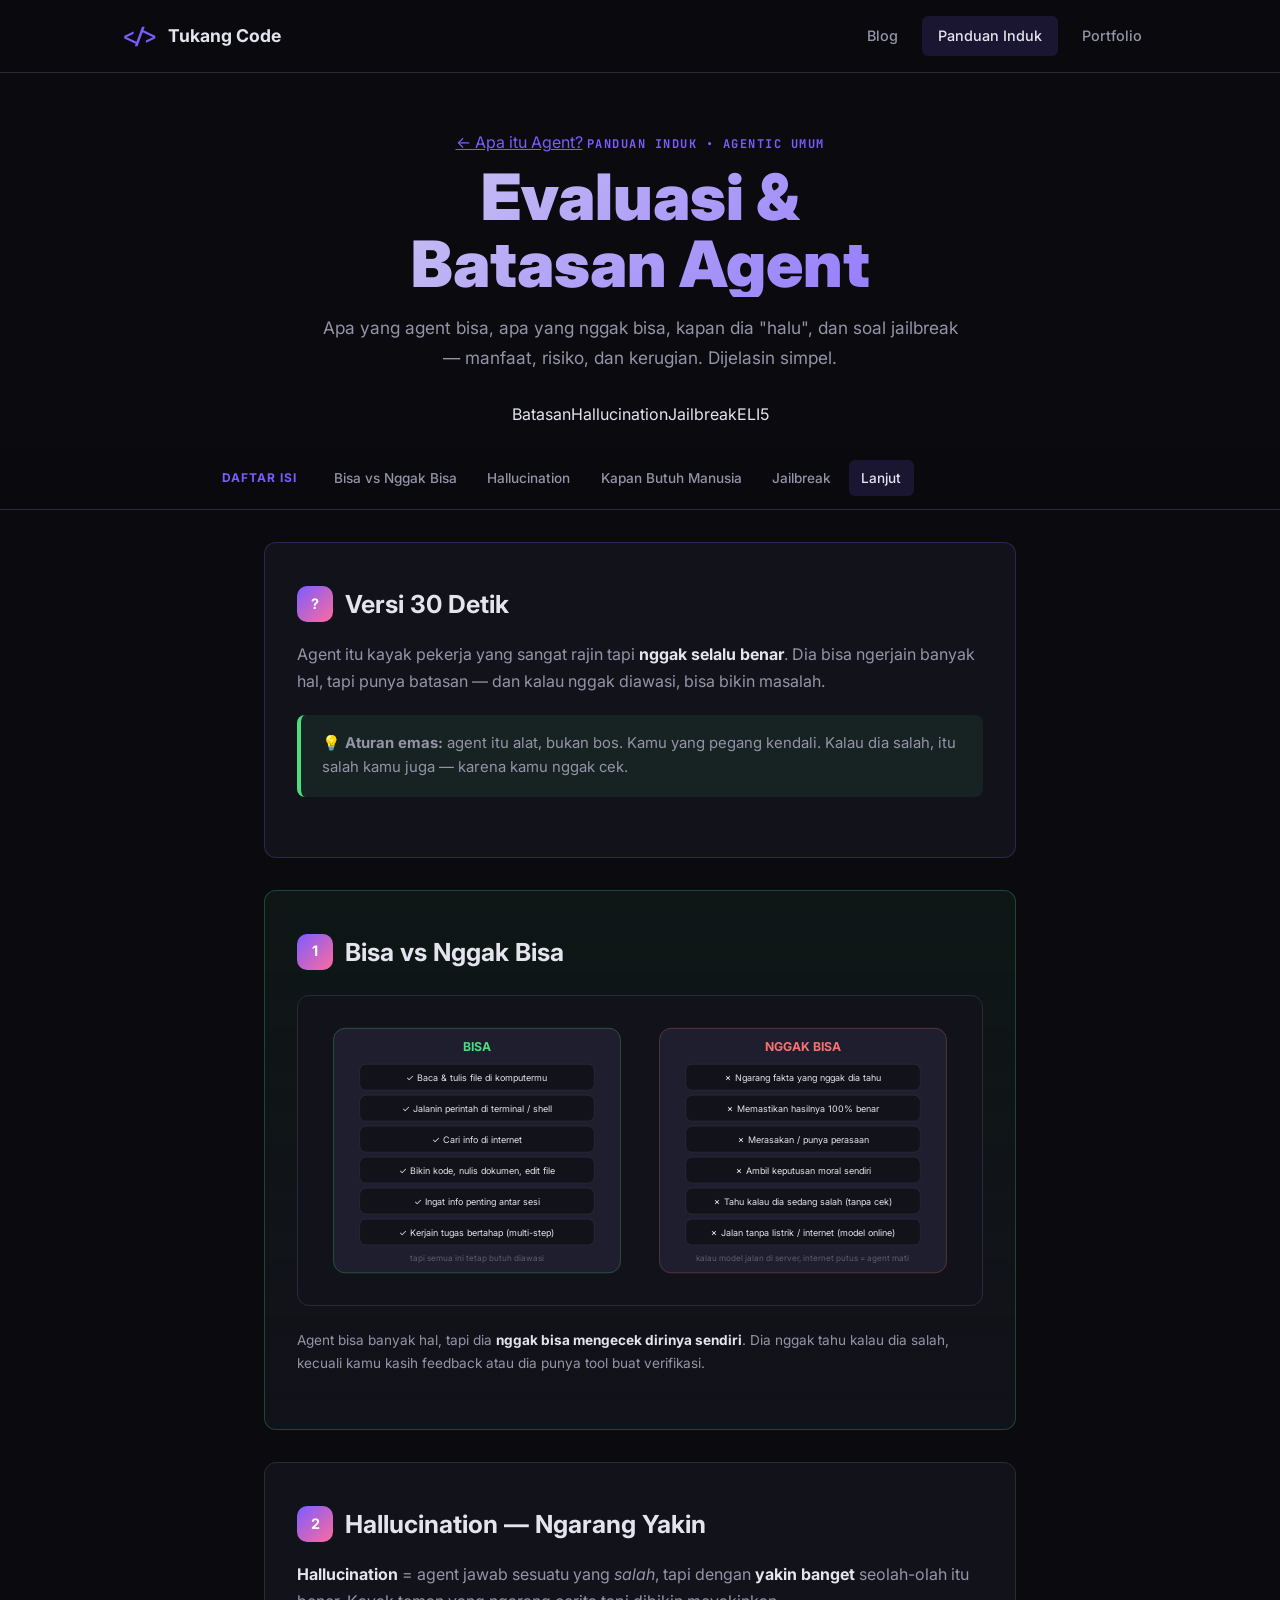
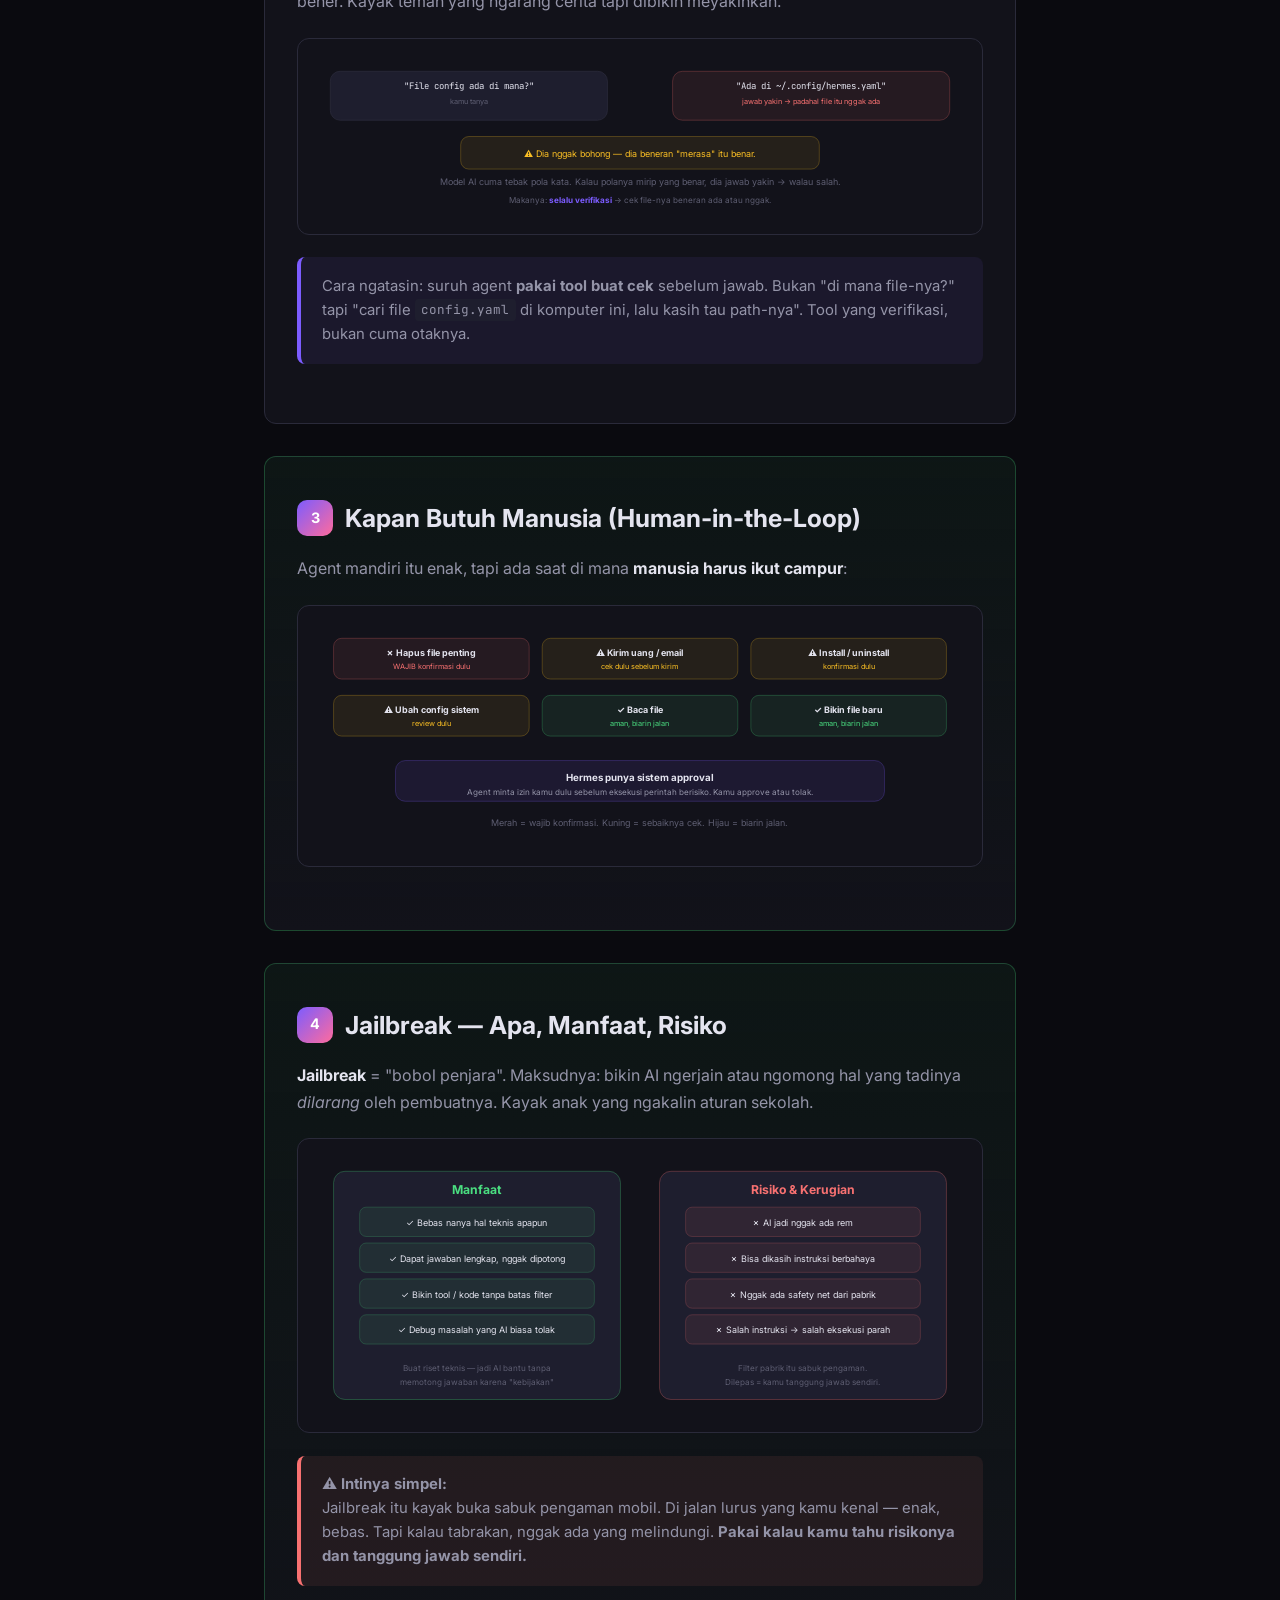
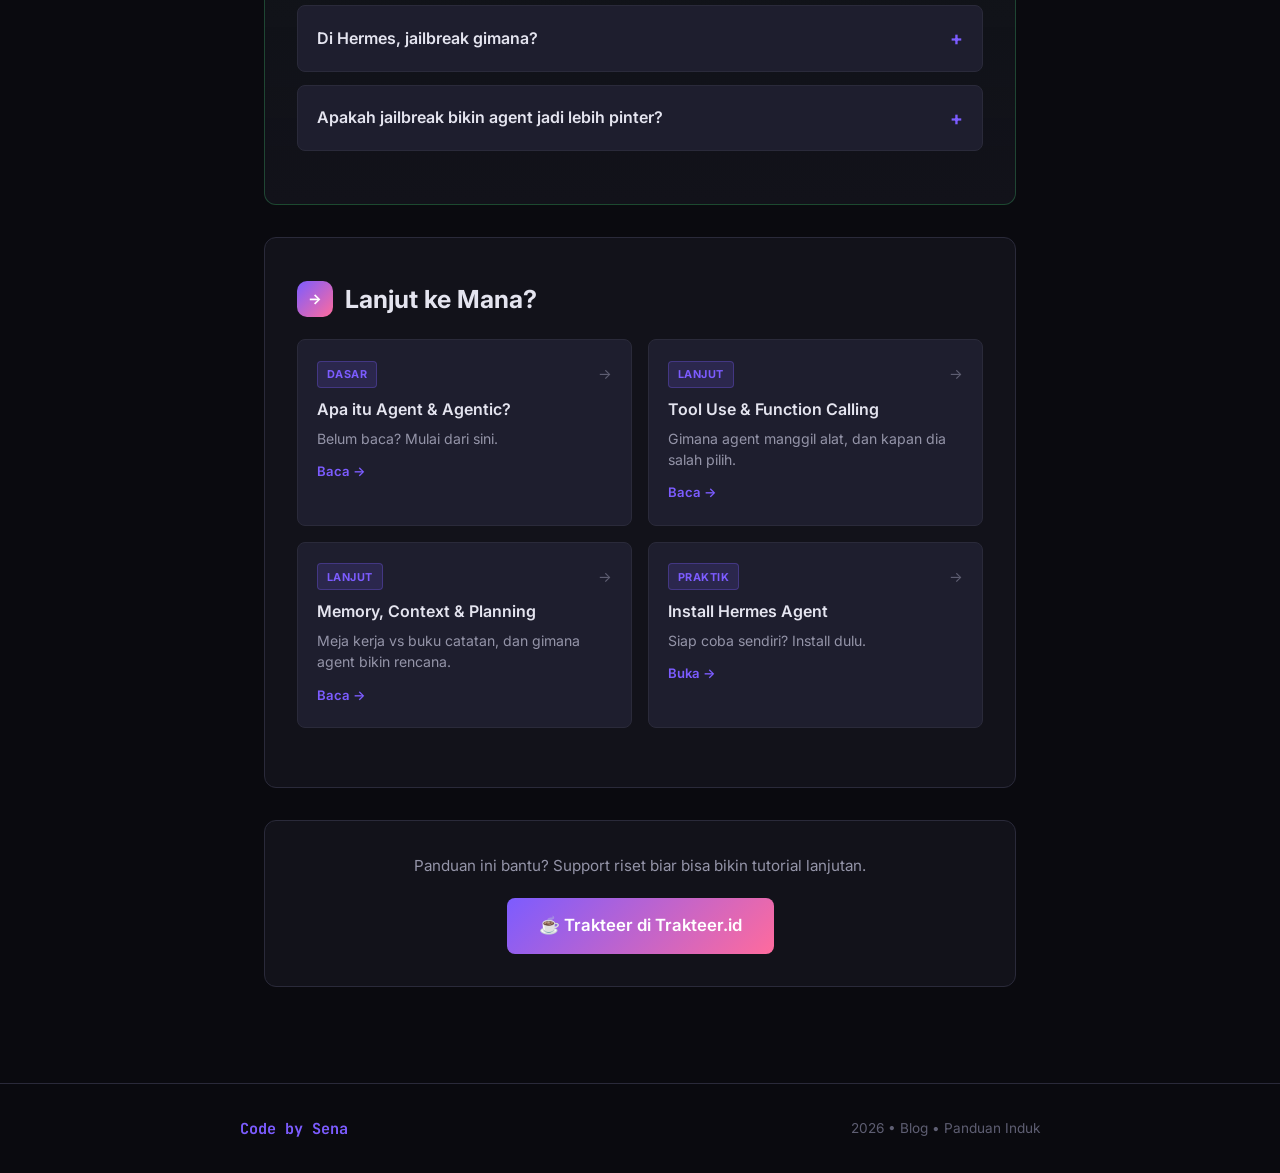
<file: panduan-induk/agentic/evaluasi-batasan/index.html>
<!DOCTYPE html>
<html lang="id">
<head>
    <meta charset="UTF-8">
    <meta name="viewport" content="width=device-width, initial-scale=1.0">
    <title>Evaluasi &amp; Batasan Agent — Penjelasan Simpel | Tukang Code</title>
    <meta name="description" content="Penjelasan ELI5: apa yang AI agent bisa dan nggak bisa lakuin, kapan agent hallucinate, kapan butuh manusia, dan soal jailbreak — manfaat, risiko, dan kerugian. Pakai SVG.">
    <meta name="color-scheme" content="dark">
    <link rel="preconnect" href="https://fonts.googleapis.com">
    <link href="https://fonts.googleapis.com/css2?family=JetBrains+Mono:wght@400;700&family=Inter:wght@300;400;600;700;900&display=swap" rel="stylesheet">
    <link rel="stylesheet" href="../../style.css">
    <link rel="stylesheet" href="style.css">
</head>
<body>

<header class="site-header">
    <div class="header-inner">
        <a href="../../../index.html" class="logo"><span class="logo-icon">&lt;/&gt;</span><span class="logo-text">Tukang Code</span></a>
        <nav class="main-nav">
            <a href="../../../blog/index.html" class="nav-link">Blog</a>
            <a href="../../index.html" class="nav-link active">Panduan Induk</a>
            <a href="../../../portfolio.html" class="nav-link">Portfolio</a>
        </nav>
    </div>
</header>

<section class="pi-hero" style="padding-bottom:1.2rem">
    <div class="pi-hero-inner">
        <a href="../apa-itu-agent/index.html" class="back-link">&larr; Apa itu Agent?</a>
        <span class="pi-kicker">PANDUAN INDUK &bull; AGENTIC UMUM</span>
        <h1>Evaluasi &amp;<br>Batasan Agent</h1>
        <p class="pi-sub">Apa yang agent bisa, apa yang nggak bisa, kapan dia &quot;halu&quot;, dan soal jailbreak &mdash; manfaat, risiko, dan kerugian. Dijelasin simpel.</p>
        <div class="hero-tags" style="justify-content:center; margin-top:1rem">
            <span class="tag">Batasan</span><span class="tag">Hallucination</span><span class="tag">Jailbreak</span><span class="tag">ELI5</span>
        </div>
    </div>
</section>

<nav class="toc" id="toc">
    <div class="toc-inner">
        <span class="toc-label">Daftar Isi</span>
        <div class="toc-links">
            <a href="#bisa">Bisa vs Nggak Bisa</a>
            <a href="#halu">Hallucination</a>
            <a href="#manusia">Kapan Butuh Manusia</a>
            <a href="#jailbreak">Jailbreak</a>
            <a href="#lanjut">Lanjut</a>
        </div>
    </div>
</nav>

<main class="container">

    <section class="card pi-intro">
        <h2><span class="step">?</span> Versi 30 Detik</h2>
        <p>Agent itu kayak pekerja yang sangat rajin tapi <strong>nggak selalu benar</strong>. Dia bisa ngerjain banyak hal, tapi punya batasan &mdash; dan kalau nggak diawasi, bisa bikin masalah.</p>
        <div class="tip-box">&#128161; <strong>Aturan emas:</strong> agent itu alat, bukan bos. Kamu yang pegang kendali. Kalau dia salah, itu salah kamu juga &mdash; karena kamu nggak cek.</div>
    </section>

    <section id="bisa" class="card pi-highlight">
        <h2><span class="step">1</span> Bisa vs Nggak Bisa</h2>
        <div class="diagram">
<svg viewBox="0 0 800 340" role="img" aria-label="Yang bisa dan tidak bisa dilakukan agent" xmlns="http://www.w3.org/2000/svg">
<title>Yang bisa dan tidak bisa dilakukan agent</title>
<rect x="24" y="20" width="352" height="300" rx="14" fill="#1e1e2e" stroke="rgba(74,222,128,.35)"/>
<text x="200" y="48" text-anchor="middle" font-family="Inter, sans-serif" font-size="15" font-weight="700" fill="#4ade80">BISA</text>
<rect x="56" y="64" width="288" height="32" rx="8" fill="#12121a" stroke="#2a2a3a"/>
<text x="200" y="85" text-anchor="middle" font-family="Inter, sans-serif" font-size="11" fill="#e4e4ef">&#10003; Baca &amp; tulis file di komputermu</text>
<rect x="56" y="102" width="288" height="32" rx="8" fill="#12121a" stroke="#2a2a3a"/>
<text x="200" y="123" text-anchor="middle" font-family="Inter, sans-serif" font-size="11" fill="#e4e4ef">&#10003; Jalanin perintah di terminal / shell</text>
<rect x="56" y="140" width="288" height="32" rx="8" fill="#12121a" stroke="#2a2a3a"/>
<text x="200" y="161" text-anchor="middle" font-family="Inter, sans-serif" font-size="11" fill="#e4e4ef">&#10003; Cari info di internet</text>
<rect x="56" y="178" width="288" height="32" rx="8" fill="#12121a" stroke="#2a2a3a"/>
<text x="200" y="199" text-anchor="middle" font-family="Inter, sans-serif" font-size="11" fill="#e4e4ef">&#10003; Bikin kode, nulis dokumen, edit file</text>
<rect x="56" y="216" width="288" height="32" rx="8" fill="#12121a" stroke="#2a2a3a"/>
<text x="200" y="237" text-anchor="middle" font-family="Inter, sans-serif" font-size="11" fill="#e4e4ef">&#10003; Ingat info penting antar sesi</text>
<rect x="56" y="254" width="288" height="32" rx="8" fill="#12121a" stroke="#2a2a3a"/>
<text x="200" y="275" text-anchor="middle" font-family="Inter, sans-serif" font-size="11" fill="#e4e4ef">&#10003; Kerjain tugas bertahap (multi-step)</text>
<text x="200" y="305" text-anchor="middle" font-family="Inter, sans-serif" font-size="10" fill="#5e5e72">tapi semua ini tetap butuh diawasi</text>
<rect x="424" y="20" width="352" height="300" rx="14" fill="#1e1e2e" stroke="rgba(248,113,113,.35)"/>
<text x="600" y="48" text-anchor="middle" font-family="Inter, sans-serif" font-size="15" font-weight="700" fill="#f87171">NGGAK BISA</text>
<rect x="456" y="64" width="288" height="32" rx="8" fill="#12121a" stroke="#2a2a3a"/>
<text x="600" y="85" text-anchor="middle" font-family="Inter, sans-serif" font-size="11" fill="#e4e4ef">&#10007; Ngarang fakta yang nggak dia tahu</text>
<rect x="456" y="102" width="288" height="32" rx="8" fill="#12121a" stroke="#2a2a3a"/>
<text x="600" y="123" text-anchor="middle" font-family="Inter, sans-serif" font-size="11" fill="#e4e4ef">&#10007; Memastikan hasilnya 100% benar</text>
<rect x="456" y="140" width="288" height="32" rx="8" fill="#12121a" stroke="#2a2a3a"/>
<text x="600" y="161" text-anchor="middle" font-family="Inter, sans-serif" font-size="11" fill="#e4e4ef">&#10007; Merasakan / punya perasaan</text>
<rect x="456" y="178" width="288" height="32" rx="8" fill="#12121a" stroke="#2a2a3a"/>
<text x="600" y="199" text-anchor="middle" font-family="Inter, sans-serif" font-size="11" fill="#e4e4ef">&#10007; Ambil keputusan moral sendiri</text>
<rect x="456" y="216" width="288" height="32" rx="8" fill="#12121a" stroke="#2a2a3a"/>
<text x="600" y="237" text-anchor="middle" font-family="Inter, sans-serif" font-size="11" fill="#e4e4ef">&#10007; Tahu kalau dia sedang salah (tanpa cek)</text>
<rect x="456" y="254" width="288" height="32" rx="8" fill="#12121a" stroke="#2a2a3a"/>
<text x="600" y="275" text-anchor="middle" font-family="Inter, sans-serif" font-size="11" fill="#e4e4ef">&#10007; Jalan tanpa listrik / internet (model online)</text>
<text x="600" y="305" text-anchor="middle" font-family="Inter, sans-serif" font-size="10" fill="#5e5e72">kalau model jalan di server, internet putus = agent mati</text>
</svg>
        </div>
        <p class="muted-sm">Agent bisa banyak hal, tapi dia <strong>nggak bisa mengecek dirinya sendiri</strong>. Dia nggak tahu kalau dia salah, kecuali kamu kasih feedback atau dia punya tool buat verifikasi.</p>
    </section>

    <section id="halu" class="card">
        <h2><span class="step">2</span> Hallucination &mdash; Ngarang Yakin</h2>
        <p><strong>Hallucination</strong> = agent jawab sesuatu yang <em>salah</em>, tapi dengan <strong>yakin banget</strong> seolah-olah itu bener. Kayak teman yang ngarang cerita tapi dibikin meyakinkan.</p>
        <div class="diagram">
<svg viewBox="0 0 800 200" role="img" aria-label="Hallucination" xmlns="http://www.w3.org/2000/svg">
<title>Hallucination: agent jawab salah tapi yakin</title>
<rect x="20" y="20" width="340" height="60" rx="12" fill="#1e1e2e" stroke="#2a2a3a"/>
<text x="190" y="42" text-anchor="middle" font-family="JetBrains Mono, monospace" font-size="11" fill="#e4e4ef">"File config ada di mana?"</text>
<text x="190" y="60" text-anchor="middle" font-family="Inter, sans-serif" font-size="9" fill="#5e5e72">kamu tanya</text>
<rect x="440" y="20" width="340" height="60" rx="12" fill="rgba(248,113,113,.08)" stroke="rgba(248,113,113,.3)"/>
<text x="610" y="42" text-anchor="middle" font-family="JetBrains Mono, monospace" font-size="11" fill="#e4e4ef">"Ada di ~/.config/hermes.yaml"</text>
<text x="610" y="60" text-anchor="middle" font-family="Inter, sans-serif" font-size="9" fill="#f87171">jawab yakin &#8594; padahal file itu nggak ada</text>
<rect x="180" y="100" width="440" height="40" rx="10" fill="rgba(251,191,36,.08)" stroke="rgba(251,191,36,.3)"/>
<text x="400" y="125" text-anchor="middle" font-family="Inter, sans-serif" font-size="11" fill="#fbbf24">&#9888; Dia nggak bohong &mdash; dia beneran "merasa" itu benar.</text>
<text x="400" y="160" text-anchor="middle" font-family="Inter, sans-serif" font-size="11" fill="#5e5e72">Model AI cuma tebak pola kata. Kalau polanya mirip yang benar, dia jawab yakin &#8594; walau salah.</text>
<text x="400" y="182" text-anchor="middle" font-family="Inter, sans-serif" font-size="10" fill="#5e5e72">Makanya: <tspan fill="#7c5cff" font-weight="700">selalu verifikasi</tspan> &#8594; cek file-nya beneran ada atau nggak.</text>
</svg>
        </div>
        <div class="note-box">Cara ngatasin: suruh agent <strong>pakai tool buat cek</strong> sebelum jawab. Bukan &quot;di mana file-nya?&quot; tapi &quot;cari file <code>config.yaml</code> di komputer ini, lalu kasih tau path-nya&quot;. Tool yang verifikasi, bukan cuma otaknya.</div>
    </section>

    <section id="manusia" class="card pi-highlight">
        <h2><span class="step">3</span> Kapan Butuh Manusia (Human-in-the-Loop)</h2>
        <p>Agent mandiri itu enak, tapi ada saat di mana <strong>manusia harus ikut campur</strong>:</p>
        <div class="diagram">
<svg viewBox="0 0 800 280" role="img" aria-label="Kapan butuh manusia" xmlns="http://www.w3.org/2000/svg">
<title>Kapan agent butuh intervensi manusia</title>
<rect x="24" y="20" width="240" height="50" rx="10" fill="rgba(248,113,113,.08)" stroke="rgba(248,113,113,.3)"/>
<text x="144" y="42" text-anchor="middle" font-family="Inter, sans-serif" font-size="11" font-weight="700" fill="#e4e4ef">&#10007; Hapus file penting</text>
<text x="144" y="58" text-anchor="middle" font-family="Inter, sans-serif" font-size="9" fill="#f87171">WAJIB konfirmasi dulu</text>
<rect x="280" y="20" width="240" height="50" rx="10" fill="rgba(251,191,36,.08)" stroke="rgba(251,191,36,.3)"/>
<text x="400" y="42" text-anchor="middle" font-family="Inter, sans-serif" font-size="11" font-weight="700" fill="#e4e4ef">&#9888; Kirim uang / email</text>
<text x="400" y="58" text-anchor="middle" font-family="Inter, sans-serif" font-size="9" fill="#fbbf24">cek dulu sebelum kirim</text>
<rect x="536" y="20" width="240" height="50" rx="10" fill="rgba(251,191,36,.08)" stroke="rgba(251,191,36,.3)"/>
<text x="656" y="42" text-anchor="middle" font-family="Inter, sans-serif" font-size="11" font-weight="700" fill="#e4e4ef">&#9888; Install / uninstall</text>
<text x="656" y="58" text-anchor="middle" font-family="Inter, sans-serif" font-size="9" fill="#fbbf24">konfirmasi dulu</text>
<rect x="24" y="90" width="240" height="50" rx="10" fill="rgba(251,191,36,.08)" stroke="rgba(251,191,36,.3)"/>
<text x="144" y="112" text-anchor="middle" font-family="Inter, sans-serif" font-size="11" font-weight="700" fill="#e4e4ef">&#9888; Ubah config sistem</text>
<text x="144" y="128" text-anchor="middle" font-family="Inter, sans-serif" font-size="9" fill="#fbbf24">review dulu</text>
<rect x="280" y="90" width="240" height="50" rx="10" fill="rgba(74,222,128,.08)" stroke="rgba(74,222,128,.3)"/>
<text x="400" y="112" text-anchor="middle" font-family="Inter, sans-serif" font-size="11" font-weight="700" fill="#e4e4ef">&#10003; Baca file</text>
<text x="400" y="128" text-anchor="middle" font-family="Inter, sans-serif" font-size="9" fill="#4ade80">aman, biarin jalan</text>
<rect x="536" y="90" width="240" height="50" rx="10" fill="rgba(74,222,128,.08)" stroke="rgba(74,222,128,.3)"/>
<text x="656" y="112" text-anchor="middle" font-family="Inter, sans-serif" font-size="11" font-weight="700" fill="#e4e4ef">&#10003; Bikin file baru</text>
<text x="656" y="128" text-anchor="middle" font-family="Inter, sans-serif" font-size="9" fill="#4ade80">aman, biarin jalan</text>
<rect x="100" y="170" width="600" height="50" rx="12" fill="rgba(124,92,255,.1)" stroke="rgba(124,92,255,.3)"/>
<text x="400" y="195" text-anchor="middle" font-family="Inter, sans-serif" font-size="12" font-weight="700" fill="#e4e4ef">Hermes punya sistem approval</text>
<text x="400" y="212" text-anchor="middle" font-family="Inter, sans-serif" font-size="10" fill="#9494a8">Agent minta izin kamu dulu sebelum eksekusi perintah berisiko. Kamu approve atau tolak.</text>
<text x="400" y="250" text-anchor="middle" font-family="Inter, sans-serif" font-size="11" fill="#5e5e72">Merah = wajib konfirmasi. Kuning = sebaiknya cek. Hijau = biarin jalan.</text>
</svg>
        </div>
    </section>

    <section id="jailbreak" class="card pi-highlight">
        <h2><span class="step">4</span> Jailbreak &mdash; Apa, Manfaat, Risiko</h2>
        <p><strong>Jailbreak</strong> = &quot;bobol penjara&quot;. Maksudnya: bikin AI ngerjain atau ngomong hal yang tadinya <em>dilarang</em> oleh pembuatnya. Kayak anak yang ngakalin aturan sekolah.</p>

        <div class="diagram">
<svg viewBox="0 0 800 320" role="img" aria-label="Jailbreak: manfaat dan risiko" xmlns="http://www.w3.org/2000/svg">
<title>Jailbreak: manfaat dan risiko</title>
<rect x="24" y="20" width="352" height="280" rx="14" fill="#1e1e2e" stroke="rgba(74,222,128,.35)"/>
<text x="200" y="48" text-anchor="middle" font-family="Inter, sans-serif" font-size="15" font-weight="700" fill="#4ade80">Manfaat</text>
<rect x="56" y="64" width="288" height="36" rx="8" fill="rgba(74,222,128,.08)" stroke="rgba(74,222,128,.25)"/>
<text x="200" y="87" text-anchor="middle" font-family="Inter, sans-serif" font-size="11" fill="#e4e4ef">&#10003; Bebas nanya hal teknis apapun</text>
<rect x="56" y="108" width="288" height="36" rx="8" fill="rgba(74,222,128,.08)" stroke="rgba(74,222,128,.25)"/>
<text x="200" y="131" text-anchor="middle" font-family="Inter, sans-serif" font-size="11" fill="#e4e4ef">&#10003; Dapat jawaban lengkap, nggak dipotong</text>
<rect x="56" y="152" width="288" height="36" rx="8" fill="rgba(74,222,128,.08)" stroke="rgba(74,222,128,.25)"/>
<text x="200" y="175" text-anchor="middle" font-family="Inter, sans-serif" font-size="11" fill="#e4e4ef">&#10003; Bikin tool / kode tanpa batas filter</text>
<rect x="56" y="196" width="288" height="36" rx="8" fill="rgba(74,222,128,.08)" stroke="rgba(74,222,128,.25)"/>
<text x="200" y="219" text-anchor="middle" font-family="Inter, sans-serif" font-size="11" fill="#e4e4ef">&#10003; Debug masalah yang AI biasa tolak</text>
<text x="200" y="265" text-anchor="middle" font-family="Inter, sans-serif" font-size="10" fill="#5e5e72">Buat riset teknis &mdash; jadi AI bantu tanpa</text>
<text x="200" y="282" text-anchor="middle" font-family="Inter, sans-serif" font-size="10" fill="#5e5e72">memotong jawaban karena &quot;kebijakan&quot;</text>
<rect x="424" y="20" width="352" height="280" rx="14" fill="#1e1e2e" stroke="rgba(248,113,113,.35)"/>
<text x="600" y="48" text-anchor="middle" font-family="Inter, sans-serif" font-size="15" font-weight="700" fill="#f87171">Risiko &amp; Kerugian</text>
<rect x="456" y="64" width="288" height="36" rx="8" fill="rgba(248,113,113,.08)" stroke="rgba(248,113,113,.25)"/>
<text x="600" y="87" text-anchor="middle" font-family="Inter, sans-serif" font-size="11" fill="#e4e4ef">&#10007; AI jadi nggak ada rem</text>
<rect x="456" y="108" width="288" height="36" rx="8" fill="rgba(248,113,113,.08)" stroke="rgba(248,113,113,.25)"/>
<text x="600" y="131" text-anchor="middle" font-family="Inter, sans-serif" font-size="11" fill="#e4e4ef">&#10007; Bisa dikasih instruksi berbahaya</text>
<rect x="456" y="152" width="288" height="36" rx="8" fill="rgba(248,113,113,.08)" stroke="rgba(248,113,113,.25)"/>
<text x="600" y="175" text-anchor="middle" font-family="Inter, sans-serif" font-size="11" fill="#e4e4ef">&#10007; Nggak ada safety net dari pabrik</text>
<rect x="456" y="196" width="288" height="36" rx="8" fill="rgba(248,113,113,.08)" stroke="rgba(248,113,113,.25)"/>
<text x="600" y="219" text-anchor="middle" font-family="Inter, sans-serif" font-size="11" fill="#e4e4ef">&#10007; Salah instruksi &#8594; salah eksekusi parah</text>
<text x="600" y="265" text-anchor="middle" font-family="Inter, sans-serif" font-size="10" fill="#5e5e72">Filter pabrik itu sabuk pengaman.</text>
<text x="600" y="282" text-anchor="middle" font-family="Inter, sans-serif" font-size="10" fill="#5e5e72">Dilepas = kamu tanggung jawab sendiri.</text>
</svg>
        </div>

        <div class="warning-box">
            <strong>&#9888;&#65039; Intinya simpel:</strong><br>
            Jailbreak itu kayak buka sabuk pengaman mobil. Di jalan lurus yang kamu kenal &mdash; enak, bebas. Tapi kalau tabrakan, nggak ada yang melindungi. <strong>Pakai kalau kamu tahu risikonya dan tanggung jawab sendiri.</strong>
        </div>

        <details class="faq-item">
            <summary>Di Hermes, jailbreak gimana?</summary>
            <p>Hermes jalan di komputermu sendiri. Model yang kamu pakai bisa jadi punya filter pabrik, bisa nggak. Hermes sendiri nggak nambah atau ngurang filter &mdash; itu tergantung model/provider yang kamu pilih. Kamu yang kontrol.</p>
        </details>
        <details class="faq-item">
            <summary>Apakah jailbreak bikin agent jadi lebih pinter?</summary>
            <p><strong>Tidak.</strong> Jailbreak cuma ngilangin batasan &quot;apa yang boleh dibahas&quot;, bukan nambah kepintaran. Model yang sama, cuma filternya dilepas. Kalau modelnya lemah, jailbreak nggak bikin dia jadi kuat &mdash; cuma bikin dia lebih berani ngarang.</p>
        </details>
    </section>

    <section id="lanjut" class="card">
        <h2><span class="step">&#8594;</span> Lanjut ke Mana?</h2>
        <div class="pi-grid">
            <a class="pi-card" href="../apa-itu-agent/index.html">
                <div class="pi-card-head"><span class="pi-badge docs">DASAR</span><span class="pi-ext">&rarr;</span></div>
                <h3>Apa itu Agent &amp; Agentic?</h3>
                <p>Belum baca? Mulai dari sini.</p>
                <span class="pi-link">Baca &rarr;</span>
            </a>
            <a class="pi-card" href="../tool-use/index.html">
                <div class="pi-card-head"><span class="pi-badge docs">LANJUT</span><span class="pi-ext">&rarr;</span></div>
                <h3>Tool Use &amp; Function Calling</h3>
                <p>Gimana agent manggil alat, dan kapan dia salah pilih.</p>
                <span class="pi-link">Baca &rarr;</span>
            </a>
            <a class="pi-card" href="../memory-context-planning/index.html">
                <div class="pi-card-head"><span class="pi-badge docs">LANJUT</span><span class="pi-ext">&rarr;</span></div>
                <h3>Memory, Context &amp; Planning</h3>
                <p>Meja kerja vs buku catatan, dan gimana agent bikin rencana.</p>
                <span class="pi-link">Baca &rarr;</span>
            </a>
            <a class="pi-card" href="../../install-hermes-agent/index.html">
                <div class="pi-card-head"><span class="pi-badge docs">PRAKTIK</span><span class="pi-ext">&rarr;</span></div>
                <h3>Install Hermes Agent</h3>
                <p>Siap coba sendiri? Install dulu.</p>
                <span class="pi-link">Buka &rarr;</span>
            </a>
        </div>
    </section>

    <section class="support-box">
        <p>Panduan ini bantu? Support riset biar bisa bikin tutorial lanjutan.</p>
        <a href="https://trakteer.id/tukangcode" target="_blank" class="btn-link support-btn">&#9749; Trakteer di Trakteer.id</a>
    </section>

</main>

<footer>
    <div class="footer-inner">
        <p class="footer-credit">Code by Sena</p>
        <p class="footer-year">2026 &bull; <a href="../../../blog/index.html">Blog</a> &bull; <a href="../../index.html">Panduan Induk</a></p>
    </div>
</footer>

<button class="scroll-top" id="scrollTop" aria-label="Scroll to top">&uarr;</button>
<script src="../../script.js"></script>
</body>
</html>
</file>
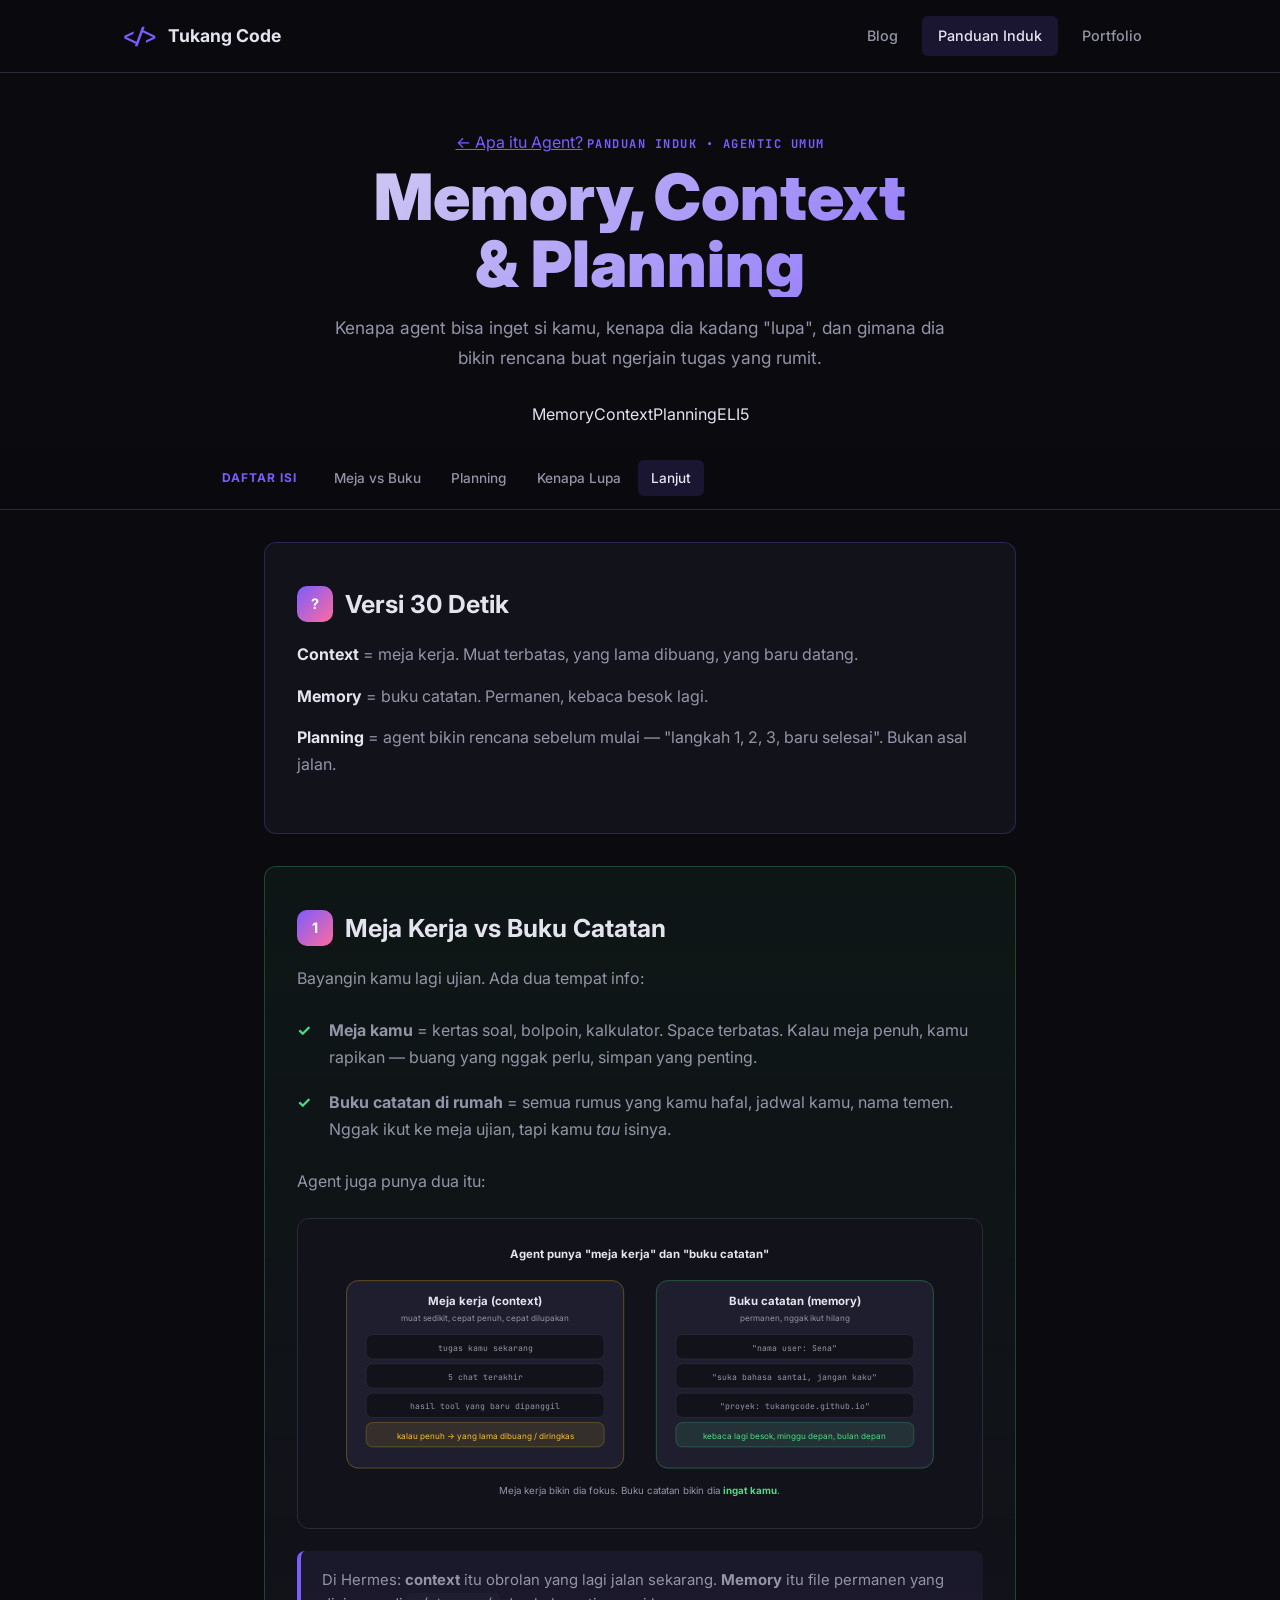
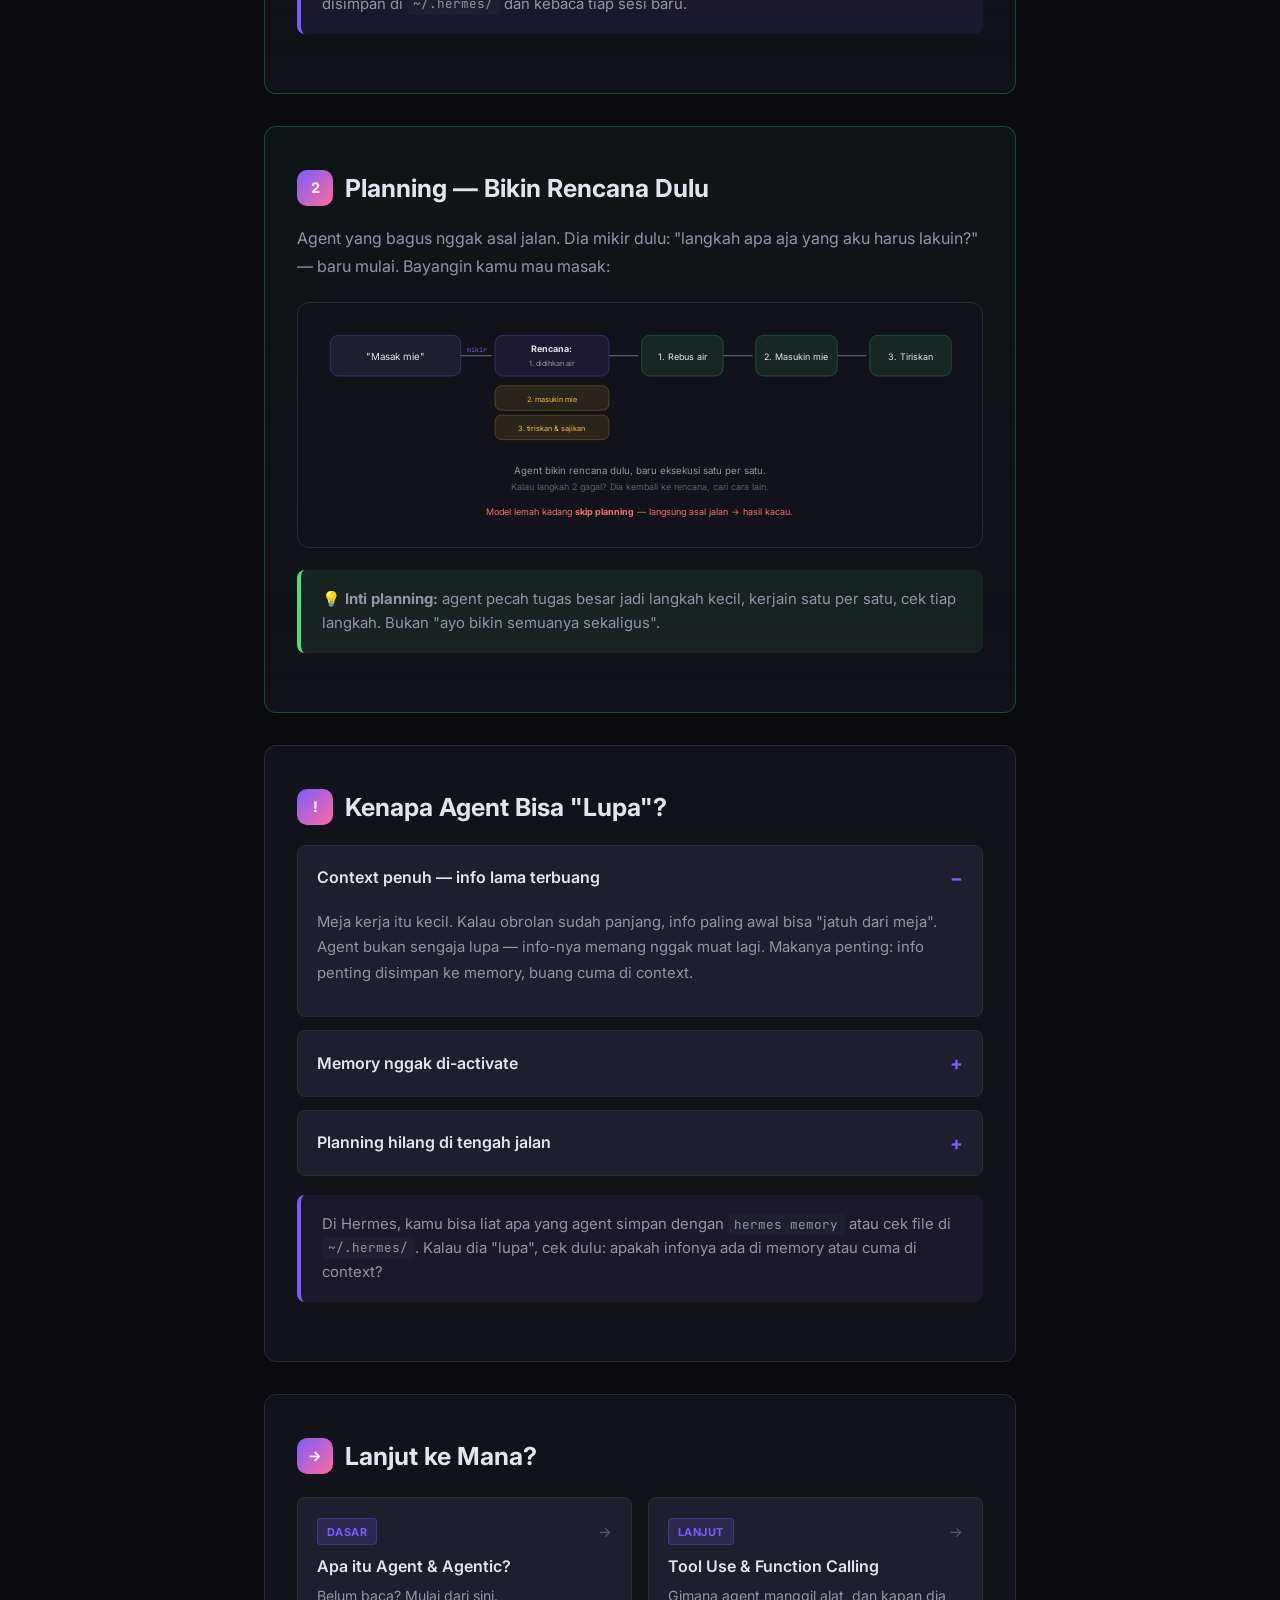
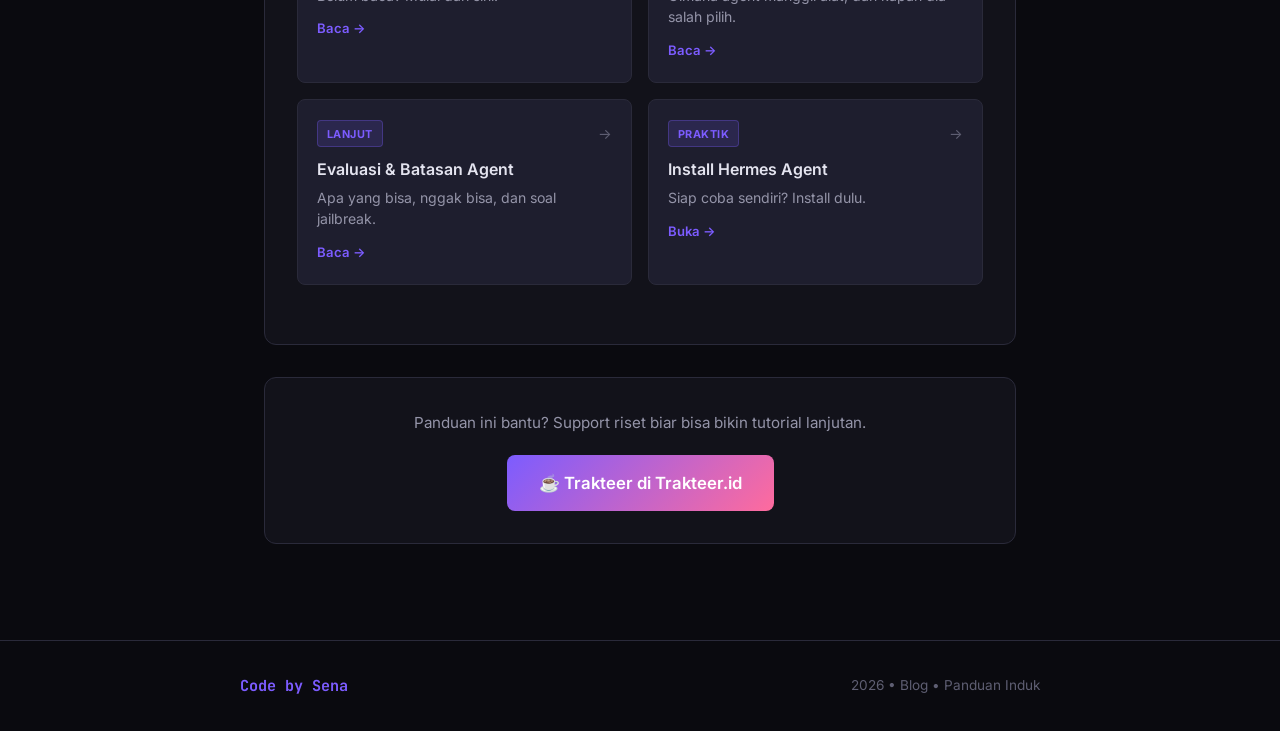
<file: panduan-induk/agentic/memory-context-planning/index.html>
<!DOCTYPE html>
<html lang="id">
<head>
    <meta charset="UTF-8">
    <meta name="viewport" content="width=device-width, initial-scale=1.0">
    <title>Memory, Context &amp; Planning — Penjelasan Simpel | Tukang Code</title>
    <meta name="description" content="Penjelasan ELI5: beda context dan memory di AI agent, gimana agent bikin rencana, dan kenapa agent bisa lupa atau kebingungan. Pakai ilustrasi SVG.">
    <meta name="color-scheme" content="dark">
    <link rel="preconnect" href="https://fonts.googleapis.com">
    <link href="https://fonts.googleapis.com/css2?family=JetBrains+Mono:wght@400;700&family=Inter:wght@300;400;600;700;900&display=swap" rel="stylesheet">
    <link rel="stylesheet" href="../../style.css">
    <link rel="stylesheet" href="style.css">
</head>
<body>

<header class="site-header">
    <div class="header-inner">
        <a href="../../../index.html" class="logo"><span class="logo-icon">&lt;/&gt;</span><span class="logo-text">Tukang Code</span></a>
        <nav class="main-nav">
            <a href="../../../blog/index.html" class="nav-link">Blog</a>
            <a href="../../index.html" class="nav-link active">Panduan Induk</a>
            <a href="../../../portfolio.html" class="nav-link">Portfolio</a>
        </nav>
    </div>
</header>

<section class="pi-hero" style="padding-bottom:1.2rem">
    <div class="pi-hero-inner">
        <a href="../apa-itu-agent/index.html" class="back-link">&larr; Apa itu Agent?</a>
        <span class="pi-kicker">PANDUAN INDUK &bull; AGENTIC UMUM</span>
        <h1>Memory, Context<br>&amp; Planning</h1>
        <p class="pi-sub">Kenapa agent bisa inget si kamu, kenapa dia kadang &quot;lupa&quot;, dan gimana dia bikin rencana buat ngerjain tugas yang rumit.</p>
        <div class="hero-tags" style="justify-content:center; margin-top:1rem">
            <span class="tag">Memory</span><span class="tag">Context</span><span class="tag">Planning</span><span class="tag">ELI5</span>
        </div>
    </div>
</section>

<nav class="toc" id="toc">
    <div class="toc-inner">
        <span class="toc-label">Daftar Isi</span>
        <div class="toc-links">
            <a href="#meja">Meja vs Buku</a>
            <a href="#planning">Planning</a>
            <a href="#lupa">Kenapa Lupa</a>
            <a href="#lanjut">Lanjut</a>
        </div>
    </div>
</nav>

<main class="container">

    <section class="card pi-intro">
        <h2><span class="step">?</span> Versi 30 Detik</h2>
        <p><strong>Context</strong> = meja kerja. Muat terbatas, yang lama dibuang, yang baru datang.</p>
        <p><strong>Memory</strong> = buku catatan. Permanen, kebaca besok lagi.</p>
        <p><strong>Planning</strong> = agent bikin rencana sebelum mulai &mdash; &quot;langkah 1, 2, 3, baru selesai&quot;. Bukan asal jalan.</p>
    </section>

    <section id="meja" class="card pi-highlight">
        <h2><span class="step">1</span> Meja Kerja vs Buku Catatan</h2>
        <p>Bayangin kamu lagi ujian. Ada dua tempat info:</p>
        <ul class="check-list">
            <li><strong>Meja kamu</strong> = kertas soal, bolpoin, kalkulator. Space terbatas. Kalau meja penuh, kamu rapikan &mdash; buang yang nggak perlu, simpan yang penting.</li>
            <li><strong>Buku catatan di rumah</strong> = semua rumus yang kamu hafal, jadwal kamu, nama temen. Nggak ikut ke meja ujian, tapi kamu <em>tau</em> isinya.</li>
        </ul>
        <p>Agent juga punya dua itu:</p>
        <div class="diagram">
<svg viewBox="0 0 800 340" role="img" aria-label="Context vs Memory" xmlns="http://www.w3.org/2000/svg">
<title>Context (meja kerja) vs Memory (buku catatan)</title>
<text x="400" y="28" text-anchor="middle" font-family="Inter, sans-serif" font-size="14" font-weight="700" fill="#e4e4ef">Agent punya "meja kerja" dan "buku catatan"</text>
<rect x="40" y="56" width="340" height="230" rx="14" fill="#1e1e2e" stroke="rgba(251,191,36,.4)"/>
<text x="210" y="86" text-anchor="middle" font-family="Inter, sans-serif" font-size="14" font-weight="700" fill="#e4e4ef">Meja kerja (context)</text>
<text x="210" y="106" text-anchor="middle" font-family="Inter, sans-serif" font-size="10" fill="#9494a8">muat sedikit, cepat penuh, cepat dilupakan</text>
<rect x="64" y="122" width="292" height="30" rx="8" fill="#12121a" stroke="#2a2a3a"/>
<text x="210" y="142" text-anchor="middle" font-family="JetBrains Mono, monospace" font-size="10" fill="#9494a8">tugas kamu sekarang</text>
<rect x="64" y="158" width="292" height="30" rx="8" fill="#12121a" stroke="#2a2a3a"/>
<text x="210" y="178" text-anchor="middle" font-family="JetBrains Mono, monospace" font-size="10" fill="#9494a8">5 chat terakhir</text>
<rect x="64" y="194" width="292" height="30" rx="8" fill="#12121a" stroke="#2a2a3a"/>
<text x="210" y="214" text-anchor="middle" font-family="JetBrains Mono, monospace" font-size="10" fill="#9494a8">hasil tool yang baru dipanggil</text>
<rect x="64" y="230" width="292" height="30" rx="8" fill="rgba(251,191,36,.1)" stroke="rgba(251,191,36,.3)"/>
<text x="210" y="250" text-anchor="middle" font-family="Inter, sans-serif" font-size="10" fill="#fbbf24">kalau penuh &#8594; yang lama dibuang / diringkas</text>
<rect x="420" y="56" width="340" height="230" rx="14" fill="#1e1e2e" stroke="rgba(74,222,128,.4)"/>
<text x="590" y="86" text-anchor="middle" font-family="Inter, sans-serif" font-size="14" font-weight="700" fill="#e4e4ef">Buku catatan (memory)</text>
<text x="590" y="106" text-anchor="middle" font-family="Inter, sans-serif" font-size="10" fill="#9494a8">permanen, nggak ikut hilang</text>
<rect x="444" y="122" width="292" height="30" rx="8" fill="#12121a" stroke="#2a2a3a"/>
<text x="590" y="142" text-anchor="middle" font-family="JetBrains Mono, monospace" font-size="10" fill="#9494a8">"nama user: Sena"</text>
<rect x="444" y="158" width="292" height="30" rx="8" fill="#12121a" stroke="#2a2a3a"/>
<text x="590" y="178" text-anchor="middle" font-family="JetBrains Mono, monospace" font-size="10" fill="#9494a8">"suka bahasa santai, jangan kaku"</text>
<rect x="444" y="194" width="292" height="30" rx="8" fill="#12121a" stroke="#2a2a3a"/>
<text x="590" y="214" text-anchor="middle" font-family="JetBrains Mono, monospace" font-size="10" fill="#9494a8">"proyek: tukangcode.github.io"</text>
<rect x="444" y="230" width="292" height="30" rx="8" fill="rgba(74,222,128,.1)" stroke="rgba(74,222,128,.3)"/>
<text x="590" y="250" text-anchor="middle" font-family="Inter, sans-serif" font-size="10" fill="#4ade80">kebaca lagi besok, minggu depan, bulan depan</text>
<text x="400" y="318" text-anchor="middle" font-family="Inter, sans-serif" font-size="12" fill="#9494a8">Meja kerja bikin dia fokus. Buku catatan bikin dia <tspan fill="#4ade80" font-weight="700">ingat kamu</tspan>.</text>
</svg>
        </div>
        <div class="note-box">Di Hermes: <strong>context</strong> itu obrolan yang lagi jalan sekarang. <strong>Memory</strong> itu file permanen yang disimpan di <code>~/.hermes/</code> dan kebaca tiap sesi baru.</div>
    </section>

    <section id="planning" class="card pi-highlight">
        <h2><span class="step">2</span> Planning &mdash; Bikin Rencana Dulu</h2>
        <p>Agent yang bagus nggak asal jalan. Dia mikir dulu: &quot;langkah apa aja yang aku harus lakuin?&quot; &mdash; baru mulai. Bayangin kamu mau masak:</p>
        <div class="diagram">
<svg viewBox="0 0 800 260" role="img" aria-label="Planning agent" xmlns="http://www.w3.org/2000/svg">
<title>Agent bikin rencana sebelum mulai</title>
<rect x="20" y="20" width="160" height="50" rx="10" fill="#1e1e2e" stroke="rgba(124,92,255,.4)"/>
<text x="100" y="50" text-anchor="middle" font-family="Inter, sans-serif" font-size="12" fill="#e4e4ef">"Masak mie"</text>
<line x1="180" y1="45" x2="218" y2="45" stroke="#5e5e72" stroke-width="1.5"/>
<text x="200" y="40" text-anchor="middle" font-family="JetBrains Mono, monospace" font-size="8" fill="#7c5cff">mikir</text>
<rect x="222" y="20" width="140" height="50" rx="10" fill="rgba(124,92,255,.1)" stroke="rgba(124,92,255,.4)"/>
<text x="292" y="40" text-anchor="middle" font-family="Inter, sans-serif" font-size="11" font-weight="700" fill="#e4e4ef">Rencana:</text>
<text x="292" y="58" text-anchor="middle" font-family="Inter, sans-serif" font-size="9" fill="#9494a8">1. didihkan air</text>
<line x1="362" y1="45" x2="398" y2="45" stroke="#5e5e72" stroke-width="1.5"/>
<rect x="402" y="20" width="100" height="50" rx="10" fill="rgba(74,222,128,.1)" stroke="rgba(74,222,128,.3)"/>
<text x="452" y="50" text-anchor="middle" font-family="Inter, sans-serif" font-size="11" fill="#e4e4ef">1. Rebus air</text>
<line x1="502" y1="45" x2="538" y2="45" stroke="#5e5e72" stroke-width="1.5"/>
<rect x="542" y="20" width="100" height="50" rx="10" fill="rgba(74,222,128,.1)" stroke="rgba(74,222,128,.3)"/>
<text x="592" y="50" text-anchor="middle" font-family="Inter, sans-serif" font-size="11" fill="#e4e4ef">2. Masukin mie</text>
<line x1="642" y1="45" x2="678" y2="45" stroke="#5e5e72" stroke-width="1.5"/>
<rect x="682" y="20" width="100" height="50" rx="10" fill="rgba(74,222,128,.1)" stroke="rgba(74,222,128,.3)"/>
<text x="732" y="50" text-anchor="middle" font-family="Inter, sans-serif" font-size="11" fill="#e4e4ef">3. Tiriskan</text>
<rect x="222" y="82" width="140" height="30" rx="8" fill="rgba(251,191,36,.1)" stroke="rgba(251,191,36,.3)"/>
<text x="292" y="102" text-anchor="middle" font-family="Inter, sans-serif" font-size="9" fill="#fbbf24">2. masukin mie</text>
<rect x="222" y="118" width="140" height="30" rx="8" fill="rgba(251,191,36,.1)" stroke="rgba(251,191,36,.3)"/>
<text x="292" y="138" text-anchor="middle" font-family="Inter, sans-serif" font-size="9" fill="#fbbf24">3. tiriskan &amp; sajikan</text>
<text x="400" y="190" text-anchor="middle" font-family="Inter, sans-serif" font-size="12" fill="#9494a8">Agent bikin rencana dulu, baru eksekusi satu per satu.</text>
<text x="400" y="210" text-anchor="middle" font-family="Inter, sans-serif" font-size="11" fill="#5e5e72">Kalau langkah 2 gagal? Dia kembali ke rencana, cari cara lain.</text>
<text x="400" y="240" text-anchor="middle" font-family="Inter, sans-serif" font-size="11" fill="#f87171">Model lemah kadang <tspan font-weight="700">skip planning</tspan> &mdash; langsung asal jalan &#8594; hasil kacau.</text>
</svg>
        </div>
        <div class="tip-box">&#128161; <strong>Inti planning:</strong> agent pecah tugas besar jadi langkah kecil, kerjain satu per satu, cek tiap langkah. Bukan &quot;ayo bikin semuanya sekaligus&quot;.</div>
    </section>

    <section id="lupa" class="card">
        <h2><span class="step">!</span> Kenapa Agent Bisa &quot;Lupa&quot;?</h2>
        <details class="faq-item" open>
            <summary>Context penuh &mdash; info lama terbuang</summary>
            <p>Meja kerja itu kecil. Kalau obrolan sudah panjang, info paling awal bisa &quot;jatuh dari meja&quot;. Agent bukan sengaja lupa &mdash; info-nya memang nggak muat lagi. Makanya penting: info penting disimpan ke memory, buang cuma di context.</p>
        </details>
        <details class="faq-item">
            <summary>Memory nggak di-activate</summary>
            <p>Buku catatan ada, tapi kalau agent nggak &quot;buka&quot; bukunya, ya sama aja nggak inget. Di Hermes, memory otomatis kebaca tiap sesi baru &mdash; tapi kalau kamu ubah settingan, bisa aja memory nggak ke-load.</p>
        </details>
        <details class="faq-item">
            <summary>Planning hilang di tengah jalan</summary>
            <p>Agent bikin rencana, mulai eksekusi, tapi di langkah 3 lupa rencana aslinya. Kenapa? Rencananya cuma ada di context, dan context sudah penuh sama hasil tool. Solusi: tulis rencana ke file, buang cuma di kepala.</p>
        </details>
        <div class="note-box">Di Hermes, kamu bisa liat apa yang agent simpan dengan <code>hermes memory</code> atau cek file di <code>~/.hermes/</code>. Kalau dia &quot;lupa&quot;, cek dulu: apakah infonya ada di memory atau cuma di context?</div>
    </section>

    <section id="lanjut" class="card">
        <h2><span class="step">&#8594;</span> Lanjut ke Mana?</h2>
        <div class="pi-grid">
            <a class="pi-card" href="../apa-itu-agent/index.html">
                <div class="pi-card-head"><span class="pi-badge docs">DASAR</span><span class="pi-ext">&rarr;</span></div>
                <h3>Apa itu Agent &amp; Agentic?</h3>
                <p>Belum baca? Mulai dari sini.</p>
                <span class="pi-link">Baca &rarr;</span>
            </a>
            <a class="pi-card" href="../tool-use/index.html">
                <div class="pi-card-head"><span class="pi-badge docs">LANJUT</span><span class="pi-ext">&rarr;</span></div>
                <h3>Tool Use &amp; Function Calling</h3>
                <p>Gimana agent manggil alat, dan kapan dia salah pilih.</p>
                <span class="pi-link">Baca &rarr;</span>
            </a>
            <a class="pi-card" href="../evaluasi-batasan/index.html">
                <div class="pi-card-head"><span class="pi-badge docs">LANJUT</span><span class="pi-ext">&rarr;</span></div>
                <h3>Evaluasi &amp; Batasan Agent</h3>
                <p>Apa yang bisa, nggak bisa, dan soal jailbreak.</p>
                <span class="pi-link">Baca &rarr;</span>
            </a>
            <a class="pi-card" href="../../install-hermes-agent/index.html">
                <div class="pi-card-head"><span class="pi-badge docs">PRAKTIK</span><span class="pi-ext">&rarr;</span></div>
                <h3>Install Hermes Agent</h3>
                <p>Siap coba sendiri? Install dulu.</p>
                <span class="pi-link">Buka &rarr;</span>
            </a>
        </div>
    </section>

    <section class="support-box">
        <p>Panduan ini bantu? Support riset biar bisa bikin tutorial lanjutan.</p>
        <a href="https://trakteer.id/tukangcode" target="_blank" class="btn-link support-btn">&#9749; Trakteer di Trakteer.id</a>
    </section>

</main>

<footer>
    <div class="footer-inner">
        <p class="footer-credit">Code by Sena</p>
        <p class="footer-year">2026 &bull; <a href="../../../blog/index.html">Blog</a> &bull; <a href="../../index.html">Panduan Induk</a></p>
    </div>
</footer>

<button class="scroll-top" id="scrollTop" aria-label="Scroll to top">&uarr;</button>
<script src="../../script.js"></script>
</body>
</html>
</file>
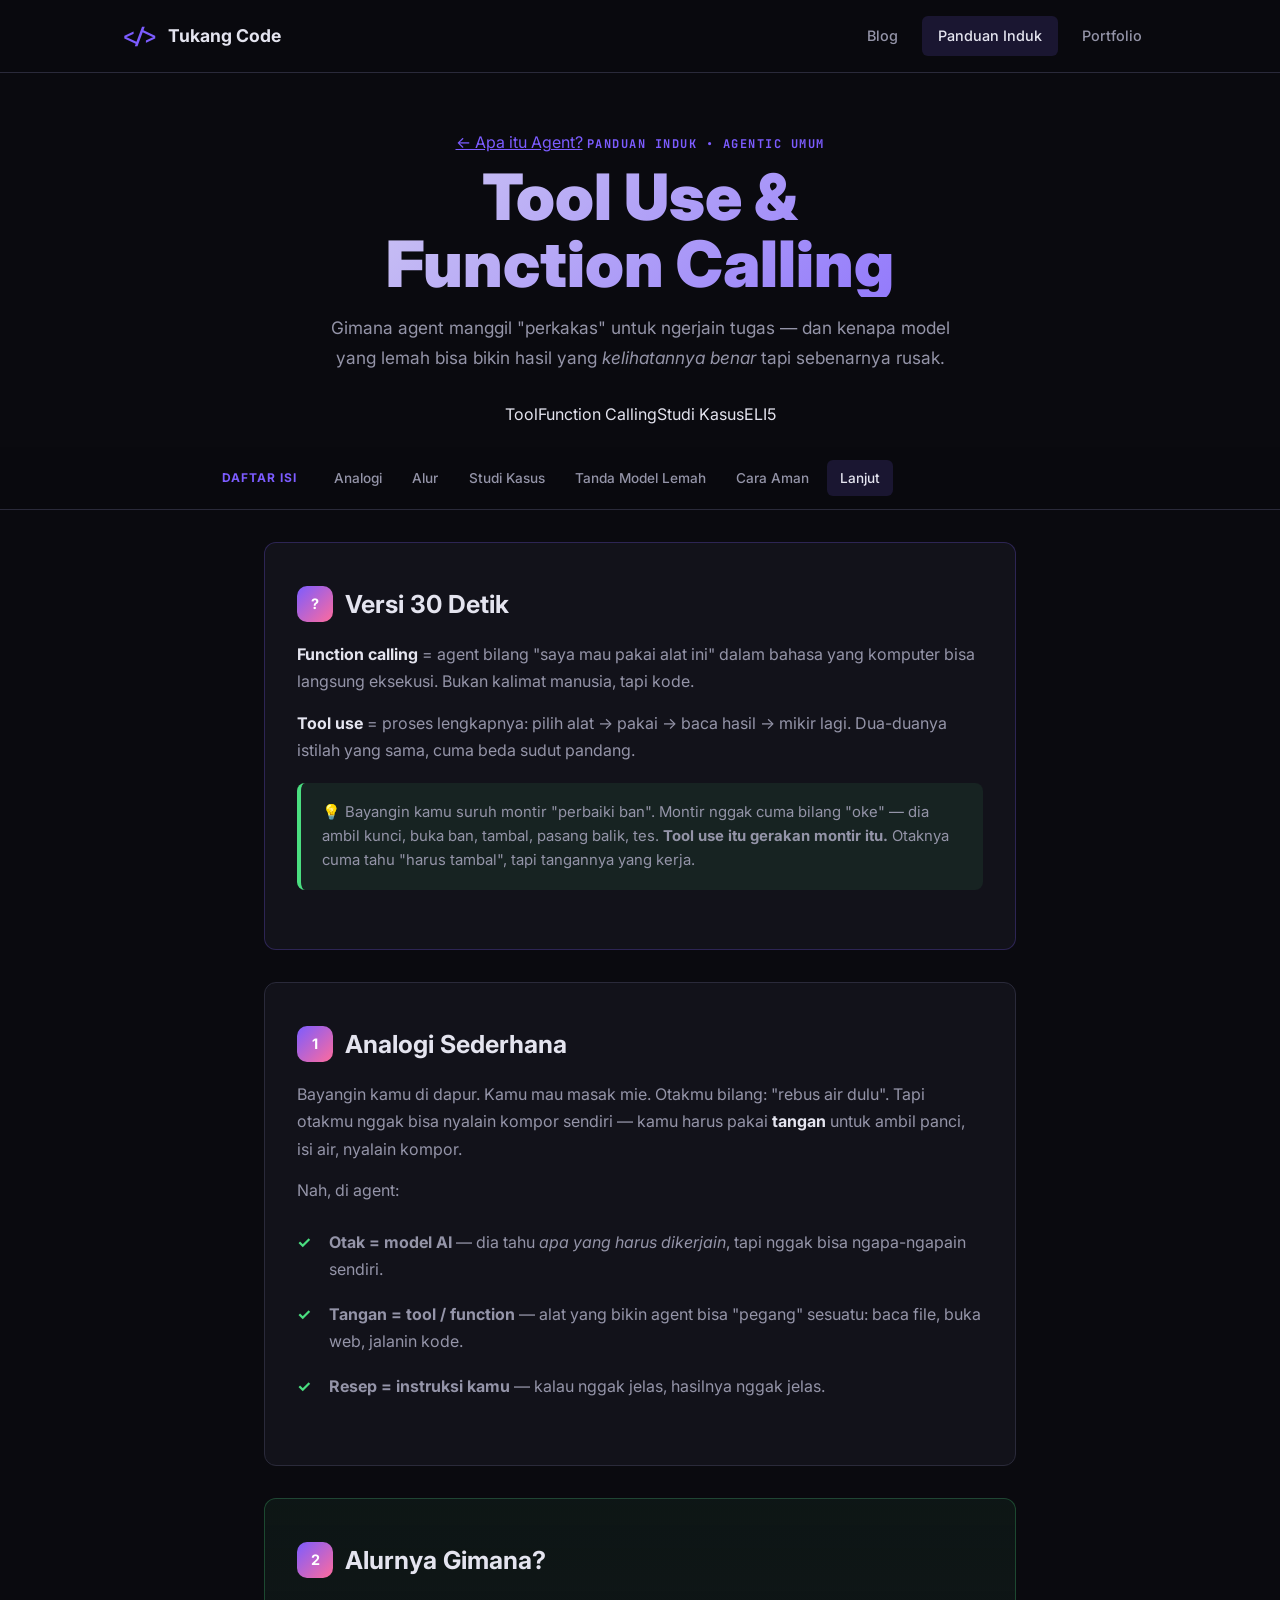
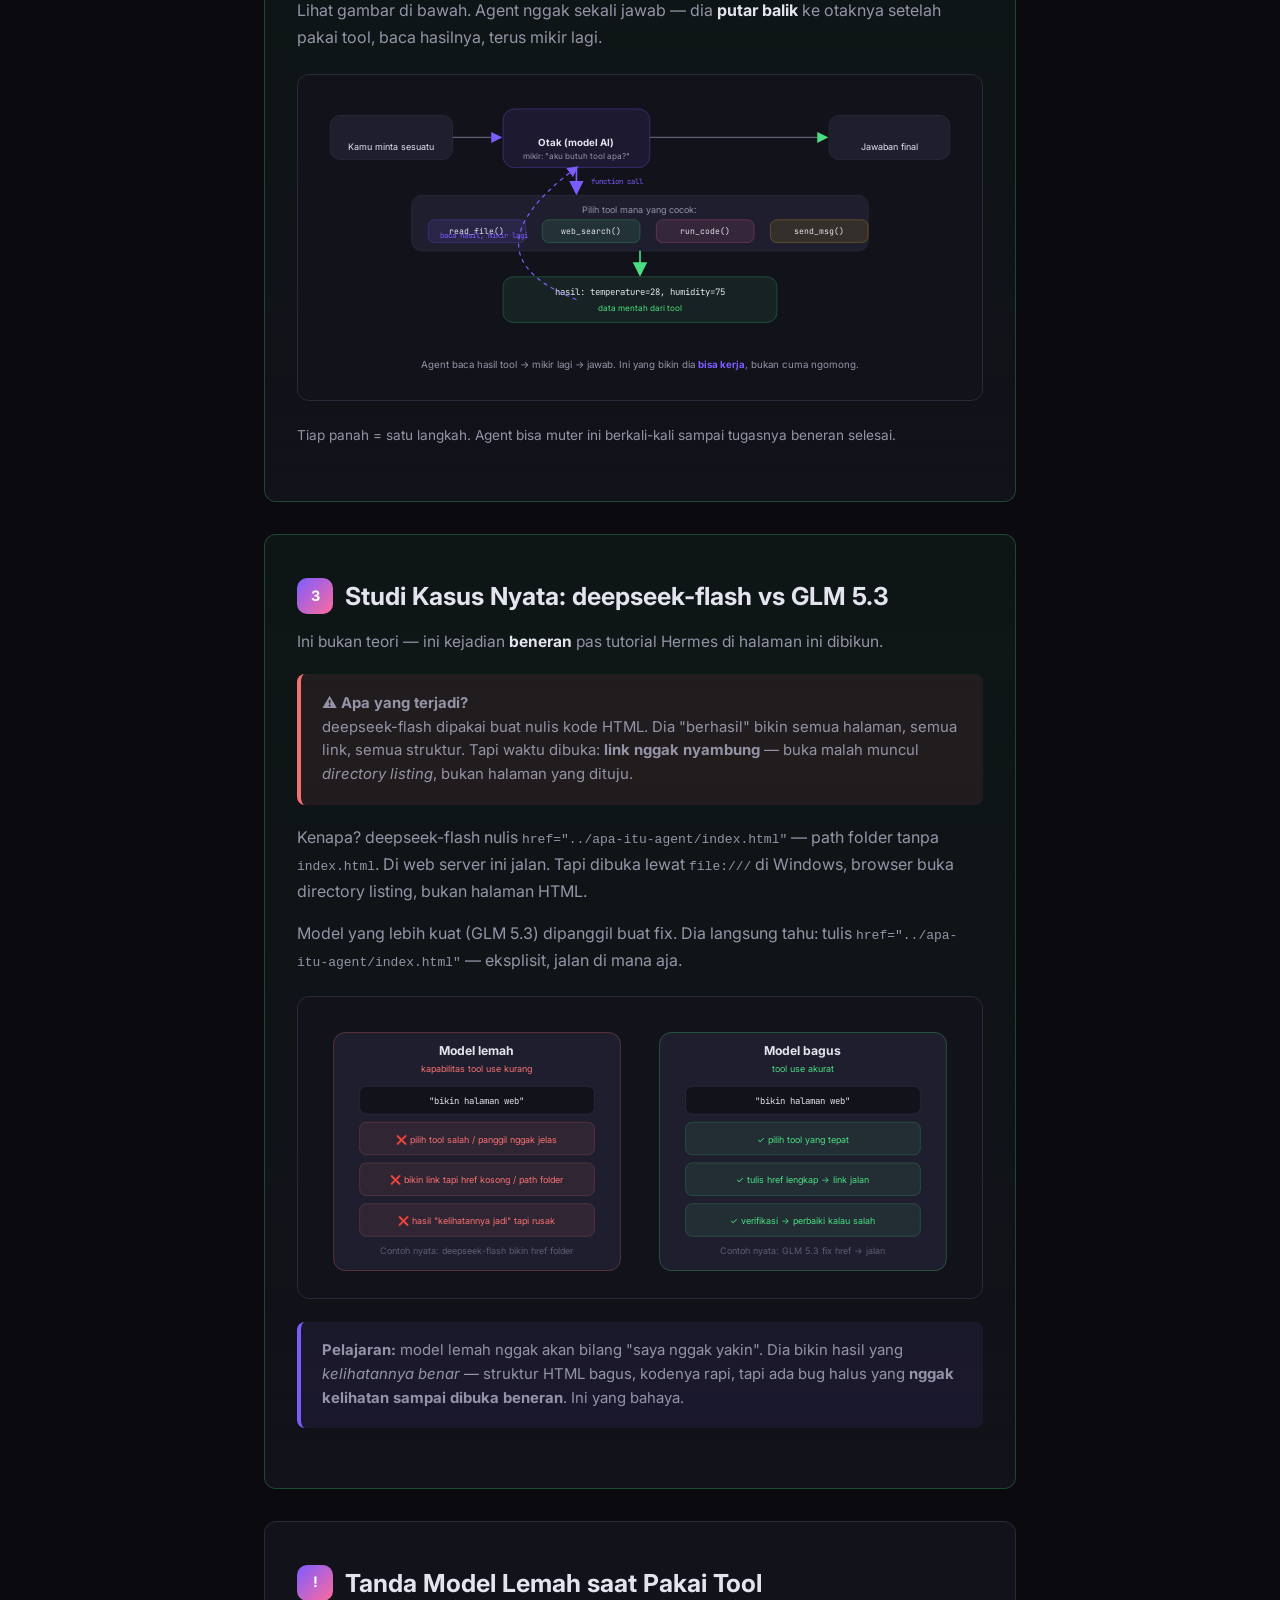
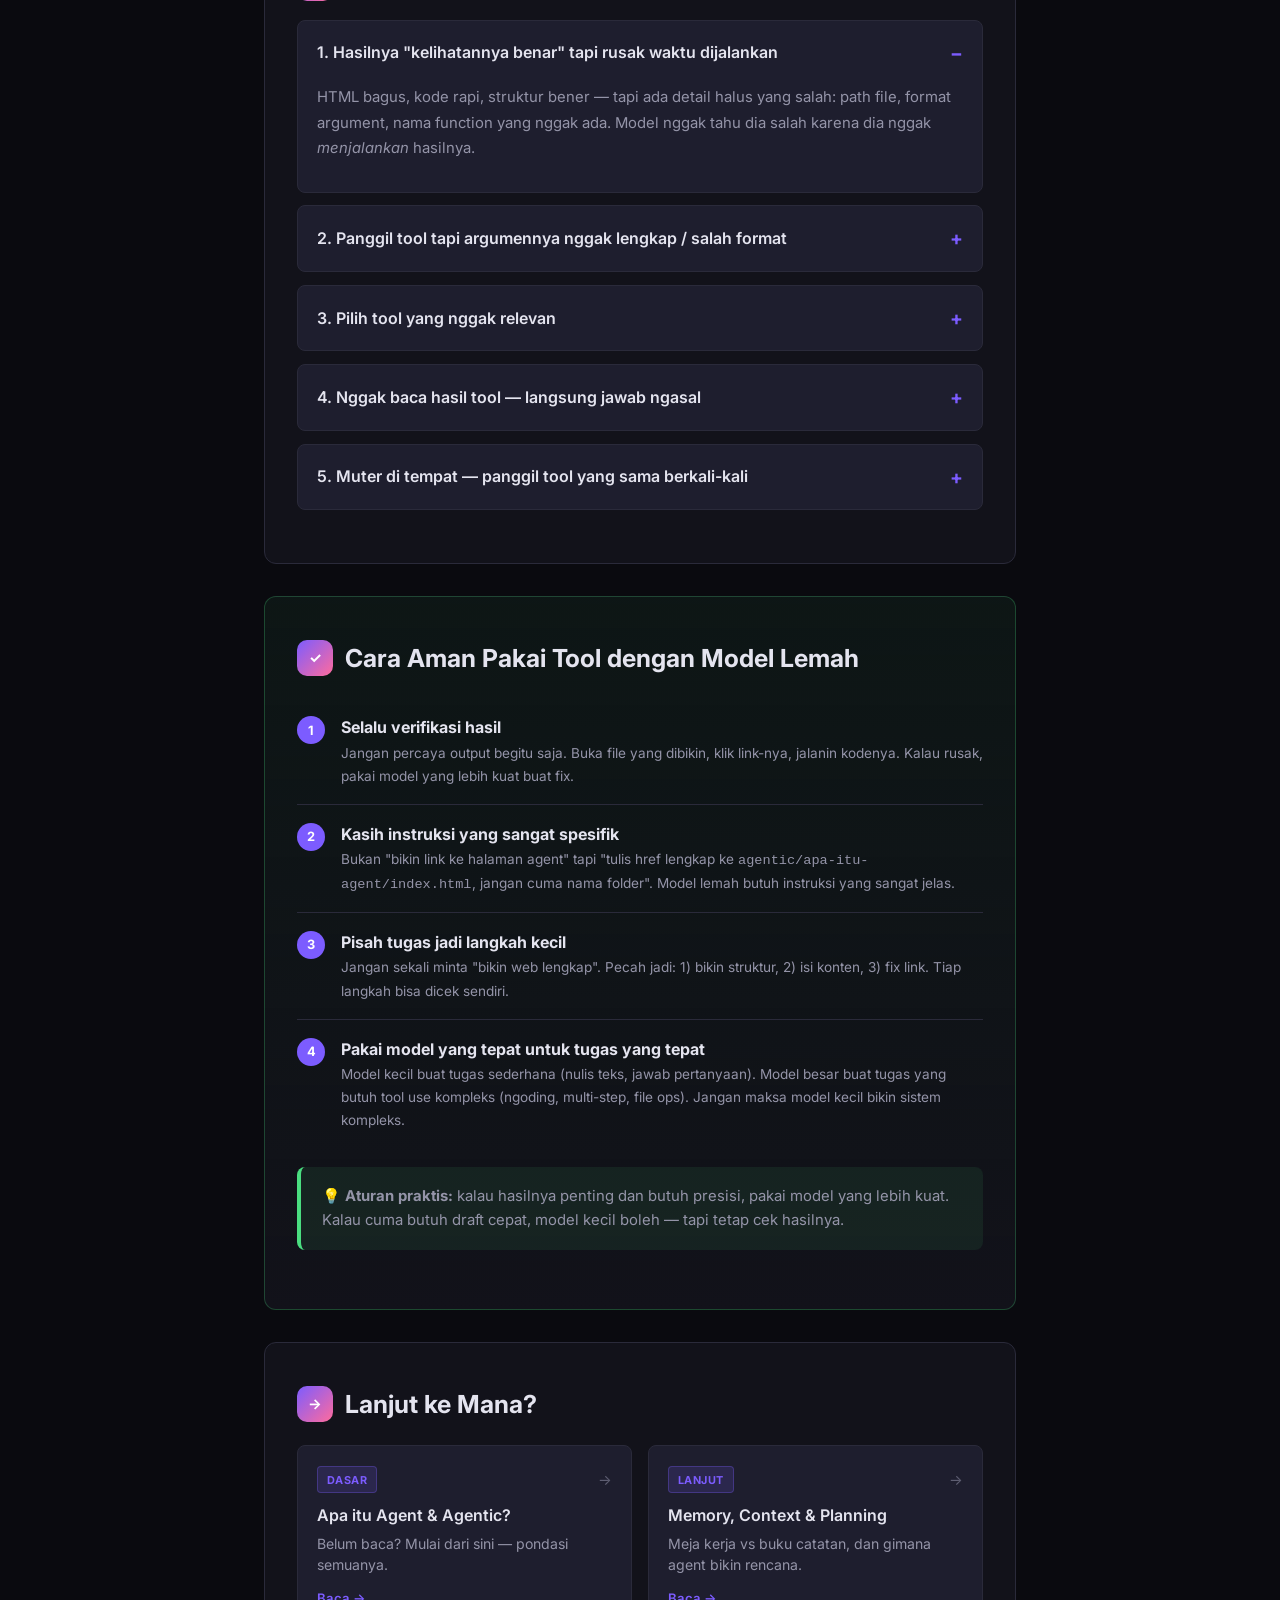
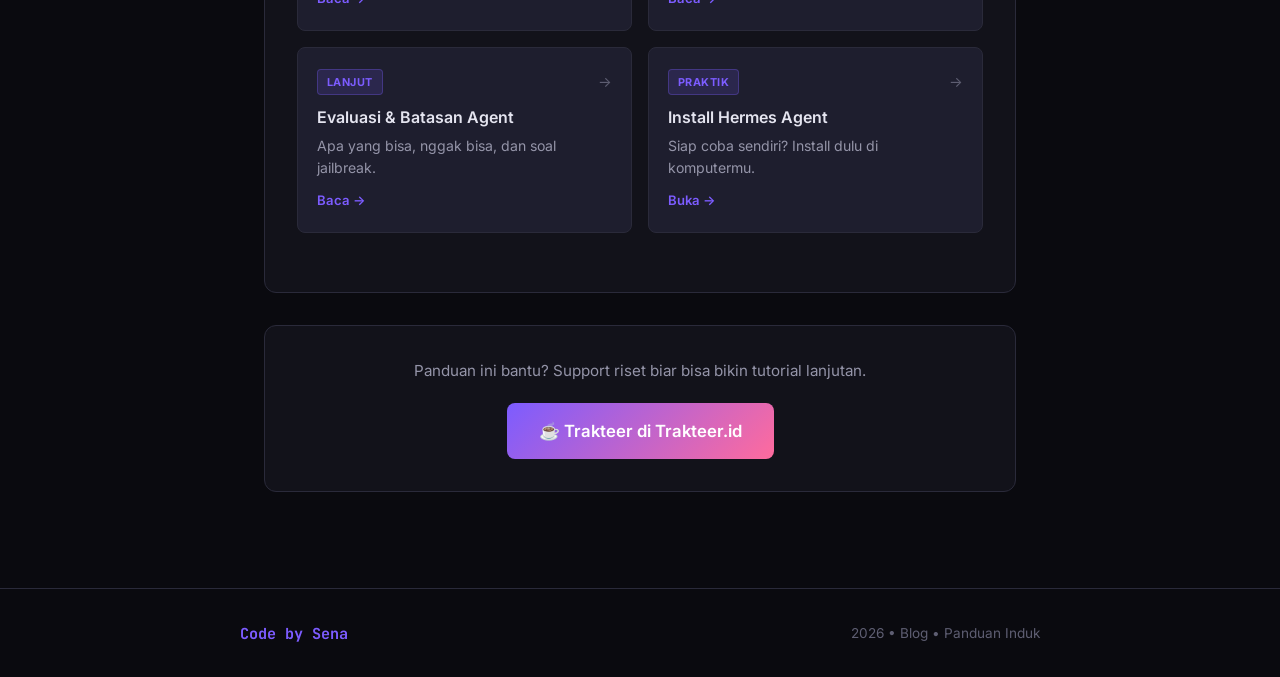
<file: panduan-induk/agentic/tool-use/index.html>
<!DOCTYPE html>
<html lang="id">
<head>
    <meta charset="UTF-8">
    <meta name="viewport" content="width=device-width, initial-scale=1.0">
    <title>Tool Use &amp; Function Calling — Penjelasan Simpel | Tukang Code</title>
    <meta name="description" content="Penjelasan ELI5: gimana AI agent manggil tool/function, baca hasilnya, dan kenapa model lemah bisa bikin hasil rusak tanpa disadari. Studi kasus nyata.">
    <meta name="color-scheme" content="dark">
    <link rel="preconnect" href="https://fonts.googleapis.com">
    <link href="https://fonts.googleapis.com/css2?family=JetBrains+Mono:wght@400;700&family=Inter:wght@300;400;600;700;900&display=swap" rel="stylesheet">
    <link rel="stylesheet" href="../../style.css">
    <link rel="stylesheet" href="style.css">
</head>
<body>

<header class="site-header">
    <div class="header-inner">
        <a href="../../../index.html" class="logo"><span class="logo-icon">&lt;/&gt;</span><span class="logo-text">Tukang Code</span></a>
        <nav class="main-nav">
            <a href="../../../blog/index.html" class="nav-link">Blog</a>
            <a href="../../index.html" class="nav-link active">Panduan Induk</a>
            <a href="../../../portfolio.html" class="nav-link">Portfolio</a>
        </nav>
    </div>
</header>

<section class="pi-hero" style="padding-bottom:1.2rem">
    <div class="pi-hero-inner">
        <a href="../apa-itu-agent/index.html" class="back-link">&larr; Apa itu Agent?</a>
        <span class="pi-kicker">PANDUAN INDUK &bull; AGENTIC UMUM</span>
        <h1>Tool Use &amp;<br>Function Calling</h1>
        <p class="pi-sub">Gimana agent manggil &quot;perkakas&quot; untuk ngerjain tugas &mdash; dan kenapa model yang lemah bisa bikin hasil yang <em>kelihatannya benar</em> tapi sebenarnya rusak.</p>
        <div class="hero-tags" style="justify-content:center; margin-top:1rem">
            <span class="tag">Tool</span><span class="tag">Function Calling</span><span class="tag">Studi Kasus</span><span class="tag">ELI5</span>
        </div>
    </div>
</section>

<nav class="toc" id="toc">
    <div class="toc-inner">
        <span class="toc-label">Daftar Isi</span>
        <div class="toc-links">
            <a href="#analogi">Analogi</a>
            <a href="#alur">Alur</a>
            <a href="#studi-kasus">Studi Kasus</a>
            <a href="#tanda">Tanda Model Lemah</a>
            <a href="#cara-aman">Cara Aman</a>
            <a href="#lanjut">Lanjut</a>
        </div>
    </div>
</nav>

<main class="container">

    <section class="card pi-intro">
        <h2><span class="step">?</span> Versi 30 Detik</h2>
        <p><strong>Function calling</strong> = agent bilang &quot;saya mau pakai alat ini&quot; dalam bahasa yang komputer bisa langsung eksekusi. Bukan kalimat manusia, tapi kode.</p>
        <p><strong>Tool use</strong> = proses lengkapnya: pilih alat &rarr; pakai &rarr; baca hasil &rarr; mikir lagi. Dua-duanya istilah yang sama, cuma beda sudut pandang.</p>
        <div class="tip-box">&#128161; Bayangin kamu suruh montir &quot;perbaiki ban&quot;. Montir nggak cuma bilang &quot;oke&quot; &mdash; dia ambil kunci, buka ban, tambal, pasang balik, tes. <strong>Tool use itu gerakan montir itu.</strong> Otaknya cuma tahu &quot;harus tambal&quot;, tapi tangannya yang kerja.</div>
    </section>

    <section id="analogi" class="card">
        <h2><span class="step">1</span> Analogi Sederhana</h2>
        <p>Bayangin kamu di dapur. Kamu mau masak mie. Otakmu bilang: &quot;rebus air dulu&quot;. Tapi otakmu nggak bisa nyalain kompor sendiri &mdash; kamu harus pakai <strong>tangan</strong> untuk ambil panci, isi air, nyalain kompor.</p>
        <p>Nah, di agent:</p>
        <ul class="check-list">
            <li><strong>Otak = model AI</strong> &mdash; dia tahu <em>apa yang harus dikerjain</em>, tapi nggak bisa ngapa-ngapain sendiri.</li>
            <li><strong>Tangan = tool / function</strong> &mdash; alat yang bikin agent bisa &quot;pegang&quot; sesuatu: baca file, buka web, jalanin kode.</li>
            <li><strong>Resep = instruksi kamu</strong> &mdash; kalau nggak jelas, hasilnya nggak jelas.</li>
        </ul>
    </section>

    <section id="alur" class="card pi-highlight">
        <h2><span class="step">2</span> Alurnya Gimana?</h2>
        <p>Lihat gambar di bawah. Agent nggak sekali jawab &mdash; dia <strong>putar balik</strong> ke otaknya setelah pakai tool, baca hasilnya, terus mikir lagi.</p>
        <div class="diagram">
<svg viewBox="0 0 800 360" role="img" aria-label="Alur tool use" xmlns="http://www.w3.org/2000/svg">
<title>Alur tool use: minta, pilih tool, panggil, baca hasil, jawab</title>
<defs>
<marker id="at1" markerWidth="9" markerHeight="9" refX="7" refY="4.5" orient="auto"><path d="M0,0 L9,4.5 L0,9 z" fill="#7c5cff"/></marker>
<marker id="at1b" markerWidth="9" markerHeight="9" refX="7" refY="4.5" orient="auto"><path d="M0,0 L9,4.5 L0,9 z" fill="#4ade80"/></marker>
</defs>
<rect x="20" y="30" width="150" height="54" rx="12" fill="#1e1e2e" stroke="#2a2a3a"/>
<text x="95" y="72" text-anchor="middle" font-family="Inter, sans-serif" font-size="11" fill="#e4e4ef">Kamu minta sesuatu</text>
<line x1="170" y1="57" x2="228" y2="57" stroke="#5e5e72" stroke-width="1.5" marker-end="url(#at1)"/>
<rect x="232" y="22" width="180" height="72" rx="14" fill="rgba(124,92,255,.1)" stroke="rgba(124,92,255,.4)"/>
<text x="322" y="68" text-anchor="middle" font-family="Inter, sans-serif" font-size="12" font-weight="700" fill="#e4e4ef">Otak (model AI)</text>
<text x="322" y="84" text-anchor="middle" font-family="Inter, sans-serif" font-size="10" fill="#9494a8">mikir: "aku butuh tool apa?"</text>
<line x1="322" y1="94" x2="322" y2="124" stroke="#7c5cff" stroke-width="2" marker-end="url(#at1)"/>
<text x="340" y="114" font-family="JetBrains Mono, monospace" font-size="9" fill="#7c5cff">function call</text>
<rect x="120" y="128" width="560" height="68" rx="12" fill="#1e1e2e" stroke="#2a2a3a"/>
<text x="400" y="150" text-anchor="middle" font-family="Inter, sans-serif" font-size="11" fill="#9494a8">Pilih tool mana yang cocok:</text>
<rect x="140" y="158" width="120" height="28" rx="8" fill="rgba(124,92,255,.12)" stroke="rgba(124,92,255,.3)"/>
<text x="200" y="176" text-anchor="middle" font-family="JetBrains Mono, monospace" font-size="10" fill="#e4e4ef">read_file()</text>
<rect x="280" y="158" width="120" height="28" rx="8" fill="rgba(74,222,128,.1)" stroke="rgba(74,222,128,.3)"/>
<text x="340" y="176" text-anchor="middle" font-family="JetBrains Mono, monospace" font-size="10" fill="#e4e4ef">web_search()</text>
<rect x="420" y="158" width="120" height="28" rx="8" fill="rgba(255,107,157,.1)" stroke="rgba(255,107,157,.3)"/>
<text x="480" y="176" text-anchor="middle" font-family="JetBrains Mono, monospace" font-size="10" fill="#e4e4ef">run_code()</text>
<rect x="560" y="158" width="120" height="28" rx="8" fill="rgba(251,191,36,.1)" stroke="rgba(251,191,36,.3)"/>
<text x="620" y="176" text-anchor="middle" font-family="JetBrains Mono, monospace" font-size="10" fill="#e4e4ef">send_msg()</text>
<line x1="400" y1="196" x2="400" y2="224" stroke="#4ade80" stroke-width="2" marker-end="url(#at1b)"/>
<rect x="232" y="228" width="336" height="56" rx="12" fill="rgba(74,222,128,.08)" stroke="rgba(74,222,128,.3)"/>
<text x="400" y="250" text-anchor="middle" font-family="JetBrains Mono, monospace" font-size="11" fill="#e4e4ef">hasil: temperature=28, humidity=75</text>
<text x="400" y="270" text-anchor="middle" font-family="Inter, sans-serif" font-size="10" fill="#4ade80">data mentah dari tool</text>
<path d="M322 256 Q 180 200 322 94" fill="none" stroke="#7c5cff" stroke-width="1.5" stroke-dasharray="5 5" marker-end="url(#at1)"/>
<text x="155" y="180" font-family="JetBrains Mono, monospace" font-size="9" fill="#7c5cff">baca hasil, mikir lagi</text>
<line x1="412" y1="57" x2="628" y2="57" stroke="#5e5e72" stroke-width="1.5" marker-end="url(#at1b)"/>
<rect x="632" y="30" width="148" height="54" rx="12" fill="#1e1e2e" stroke="#2a2a3a"/>
<text x="706" y="72" text-anchor="middle" font-family="Inter, sans-serif" font-size="11" fill="#e4e4ef">Jawaban final</text>
<text x="400" y="340" text-anchor="middle" font-family="Inter, sans-serif" font-size="12" fill="#9494a8">Agent baca hasil tool &#8594; mikir lagi &#8594; jawab. Ini yang bikin dia <tspan fill="#7c5cff" font-weight="700">bisa kerja</tspan>, bukan cuma ngomong.</text>
</svg>
        </div>
        <p class="muted-sm">Tiap panah = satu langkah. Agent bisa muter ini berkali-kali sampai tugasnya beneran selesai.</p>
    </section>

    <section id="studi-kasus" class="card pi-highlight">
        <h2><span class="step">3</span> Studi Kasus Nyata: deepseek-flash vs GLM 5.3</h2>
        <p class="section-desc">Ini bukan teori &mdash; ini kejadian <strong>beneran</strong> pas tutorial Hermes di halaman ini dibikun.</p>

        <div class="warning-box">
            <strong>&#9888;&#65039; Apa yang terjadi?</strong><br>
            deepseek-flash dipakai buat nulis kode HTML. Dia &quot;berhasil&quot; bikin semua halaman, semua link, semua struktur. Tapi waktu dibuka: <strong>link nggak nyambung</strong> &mdash; buka malah muncul <em>directory listing</em>, bukan halaman yang dituju.
        </div>

        <p>Kenapa? deepseek-flash nulis <code>href="../apa-itu-agent/index.html"</code> &mdash; path folder tanpa <code>index.html</code>. Di web server ini jalan. Tapi dibuka lewat <code>file:///</code> di Windows, browser buka directory listing, bukan halaman HTML.</p>

        <p>Model yang lebih kuat (GLM 5.3) dipanggil buat fix. Dia langsung tahu: tulis <code>href="../apa-itu-agent/index.html"</code> &mdash; eksplisit, jalan di mana aja.</p>

        <div class="diagram">
<svg viewBox="0 0 800 330" role="img" aria-label="Perbandingan model lemah vs model bagus" xmlns="http://www.w3.org/2000/svg">
<title>Perbandingan model lemah vs model bagus saat pakai tool</title>
<rect x="24" y="24" width="352" height="292" rx="14" fill="#1e1e2e" stroke="rgba(248,113,113,.35)"/>
<text x="200" y="52" text-anchor="middle" font-family="Inter, sans-serif" font-size="15" font-weight="700" fill="#e4e4ef">Model lemah</text>
<text x="200" y="72" text-anchor="middle" font-family="Inter, sans-serif" font-size="11" fill="#f87171">kapabilitas tool use kurang</text>
<rect x="56" y="90" width="288" height="34" rx="8" fill="#12121a" stroke="#2a2a3a"/>
<text x="200" y="112" text-anchor="middle" font-family="JetBrains Mono, monospace" font-size="11" fill="#e4e4ef">"bikin halaman web"</text>
<rect x="56" y="134" width="288" height="40" rx="8" fill="rgba(248,113,113,.08)" stroke="rgba(248,113,113,.25)"/>
<text x="200" y="159" text-anchor="middle" font-family="Inter, sans-serif" font-size="11" fill="#f87171">&#10060; pilih tool salah / panggil nggak jelas</text>
<rect x="56" y="184" width="288" height="40" rx="8" fill="rgba(248,113,113,.08)" stroke="rgba(248,113,113,.25)"/>
<text x="200" y="209" text-anchor="middle" font-family="Inter, sans-serif" font-size="11" fill="#f87171">&#10060; bikin link tapi href kosong / path folder</text>
<rect x="56" y="234" width="288" height="40" rx="8" fill="rgba(248,113,113,.08)" stroke="rgba(248,113,113,.25)"/>
<text x="200" y="259" text-anchor="middle" font-family="Inter, sans-serif" font-size="11" fill="#f87171">&#10060; hasil "kelihatannya jadi" tapi rusak</text>
<text x="200" y="296" text-anchor="middle" font-family="Inter, sans-serif" font-size="11" fill="#5e5e72">Contoh nyata: deepseek-flash bikin href folder</text>
<rect x="424" y="24" width="352" height="292" rx="14" fill="#1e1e2e" stroke="rgba(74,222,128,.35)"/>
<text x="600" y="52" text-anchor="middle" font-family="Inter, sans-serif" font-size="15" font-weight="700" fill="#e4e4ef">Model bagus</text>
<text x="600" y="72" text-anchor="middle" font-family="Inter, sans-serif" font-size="11" fill="#4ade80">tool use akurat</text>
<rect x="456" y="90" width="288" height="34" rx="8" fill="#12121a" stroke="#2a2a3a"/>
<text x="600" y="112" text-anchor="middle" font-family="JetBrains Mono, monospace" font-size="11" fill="#e4e4ef">"bikin halaman web"</text>
<rect x="456" y="134" width="288" height="40" rx="8" fill="rgba(74,222,128,.08)" stroke="rgba(74,222,128,.25)"/>
<text x="600" y="159" text-anchor="middle" font-family="Inter, sans-serif" font-size="11" fill="#4ade80">&#10003; pilih tool yang tepat</text>
<rect x="456" y="184" width="288" height="40" rx="8" fill="rgba(74,222,128,.08)" stroke="rgba(74,222,128,.25)"/>
<text x="600" y="209" text-anchor="middle" font-family="Inter, sans-serif" font-size="11" fill="#4ade80">&#10003; tulis href lengkap &#8594; link jalan</text>
<rect x="456" y="234" width="288" height="40" rx="8" fill="rgba(74,222,128,.08)" stroke="rgba(74,222,128,.25)"/>
<text x="600" y="259" text-anchor="middle" font-family="Inter, sans-serif" font-size="11" fill="#4ade80">&#10003; verifikasi &#8594; perbaiki kalau salah</text>
<text x="600" y="296" text-anchor="middle" font-family="Inter, sans-serif" font-size="11" fill="#5e5e72">Contoh nyata: GLM 5.3 fix href &#8594; jalan</text>
</svg>
        </div>

        <div class="note-box">
            <strong>Pelajaran:</strong> model lemah nggak akan bilang &quot;saya nggak yakin&quot;. Dia bikin hasil yang <em>kelihatannya benar</em> &mdash; struktur HTML bagus, kodenya rapi, tapi ada bug halus yang <strong>nggak kelihatan sampai dibuka beneran</strong>. Ini yang bahaya.
        </div>
    </section>

    <section id="tanda" class="card">
        <h2><span class="step">!</span> Tanda Model Lemah saat Pakai Tool</h2>
        <details class="faq-item" open>
            <summary>1. Hasilnya &quot;kelihatannya benar&quot; tapi rusak waktu dijalankan</summary>
            <p>HTML bagus, kode rapi, struktur bener &mdash; tapi ada detail halus yang salah: path file, format argument, nama function yang nggak ada. Model nggak tahu dia salah karena dia nggak <em>menjalankan</em> hasilnya.</p>
        </details>
        <details class="faq-item">
            <summary>2. Panggil tool tapi argumennya nggak lengkap / salah format</summary>
            <p>Contoh: manggil <code>read_file()</code> tapi path-nya cuma nama folder, bukan nama file lengkap. Atau <code>web_search()</code> tapi query-nya kosong. Tool-nya bener, tapi &quot;bahan&quot; yang dikasih salah.</p>
        </details>
        <details class="faq-item">
            <summary>3. Pilih tool yang nggak relevan</summary>
            <p>Disuruh &quot;baca file config&quot; tapi yang dipanggil <code>web_search()</code>. Atau disuruh &quot;cari di internet&quot; tapi yang dipanggil <code>read_file()</code>. Otaknya bingung milih alat.</p>
        </details>
        <details class="faq-item">
            <summary>4. Nggak baca hasil tool &mdash; langsung jawab ngasal</summary>
            <p>Tool sudah jalan, sudah kasih data, tapi model nggak baca datanya dan malah jawab pakai &quot;pengetahuan&quot; sendiri yang bisa jadi salah. Hasil tool dibuang sia-sia.</p>
        </details>
        <details class="faq-item">
            <summary>5. Muter di tempat &mdash; panggil tool yang sama berkali-kali</summary>
            <p>Tool error, model coba lagi dengan argumen yang sama persis, error lagi, coba lagi... nggak sadar harus ganti cara. Ini tanda model nggak bisa &quot;mikir keluar dari kotak&quot;.</p>
        </details>
    </section>

    <section id="cara-aman" class="card pi-highlight">
        <h2><span class="step">&#10003;</span> Cara Aman Pakai Tool dengan Model Lemah</h2>
        <div class="steps-list">
            <div class="step-item">
                <span class="step-num">1</span>
                <div><strong>Selalu verifikasi hasil</strong>
                <p class="muted-sm">Jangan percaya output begitu saja. Buka file yang dibikin, klik link-nya, jalanin kodenya. Kalau rusak, pakai model yang lebih kuat buat fix.</p></div>
            </div>
            <div class="step-item">
                <span class="step-num">2</span>
                <div><strong>Kasih instruksi yang sangat spesifik</strong>
                <p class="muted-sm">Bukan &quot;bikin link ke halaman agent&quot; tapi &quot;tulis href lengkap ke <code>agentic/apa-itu-agent/index.html</code>, jangan cuma nama folder&quot;. Model lemah butuh instruksi yang sangat jelas.</p></div>
            </div>
            <div class="step-item">
                <span class="step-num">3</span>
                <div><strong>Pisah tugas jadi langkah kecil</strong>
                <p class="muted-sm">Jangan sekali minta &quot;bikin web lengkap&quot;. Pecah jadi: 1) bikin struktur, 2) isi konten, 3) fix link. Tiap langkah bisa dicek sendiri.</p></div>
            </div>
            <div class="step-item">
                <span class="step-num">4</span>
                <div><strong>Pakai model yang tepat untuk tugas yang tepat</strong>
                <p class="muted-sm">Model kecil buat tugas sederhana (nulis teks, jawab pertanyaan). Model besar buat tugas yang butuh tool use kompleks (ngoding, multi-step, file ops). Jangan maksa model kecil bikin sistem kompleks.</p></div>
            </div>
        </div>
        <div class="tip-box">&#128161; <strong>Aturan praktis:</strong> kalau hasilnya penting dan butuh presisi, pakai model yang lebih kuat. Kalau cuma butuh draft cepat, model kecil boleh &mdash; tapi tetap cek hasilnya.</div>
    </section>

    <section id="lanjut" class="card">
        <h2><span class="step">&#8594;</span> Lanjut ke Mana?</h2>
        <div class="pi-grid">
            <a class="pi-card" href="../apa-itu-agent/index.html">
                <div class="pi-card-head"><span class="pi-badge docs">DASAR</span><span class="pi-ext">&rarr;</span></div>
                <h3>Apa itu Agent &amp; Agentic?</h3>
                <p>Belum baca? Mulai dari sini &mdash; pondasi semuanya.</p>
                <span class="pi-link">Baca &rarr;</span>
            </a>
            <a class="pi-card" href="../memory-context-planning/index.html">
                <div class="pi-card-head"><span class="pi-badge docs">LANJUT</span><span class="pi-ext">&rarr;</span></div>
                <h3>Memory, Context &amp; Planning</h3>
                <p>Meja kerja vs buku catatan, dan gimana agent bikin rencana.</p>
                <span class="pi-link">Baca &rarr;</span>
            </a>
            <a class="pi-card" href="../evaluasi-batasan/index.html">
                <div class="pi-card-head"><span class="pi-badge docs">LANJUT</span><span class="pi-ext">&rarr;</span></div>
                <h3>Evaluasi &amp; Batasan Agent</h3>
                <p>Apa yang bisa, nggak bisa, dan soal jailbreak.</p>
                <span class="pi-link">Baca &rarr;</span>
            </a>
            <a class="pi-card" href="../../install-hermes-agent/index.html">
                <div class="pi-card-head"><span class="pi-badge docs">PRAKTIK</span><span class="pi-ext">&rarr;</span></div>
                <h3>Install Hermes Agent</h3>
                <p>Siap coba sendiri? Install dulu di komputermu.</p>
                <span class="pi-link">Buka &rarr;</span>
            </a>
        </div>
    </section>

    <section class="support-box">
        <p>Panduan ini bantu? Support riset biar bisa bikin tutorial lanjutan.</p>
        <a href="https://trakteer.id/tukangcode" target="_blank" class="btn-link support-btn">&#9749; Trakteer di Trakteer.id</a>
    </section>

</main>

<footer>
    <div class="footer-inner">
        <p class="footer-credit">Code by Sena</p>
        <p class="footer-year">2026 &bull; <a href="../../../blog/index.html">Blog</a> &bull; <a href="../../index.html">Panduan Induk</a></p>
    </div>
</footer>

<button class="scroll-top" id="scrollTop" aria-label="Scroll to top">&uarr;</button>
<script src="../../script.js"></script>
</body>
</html>
</file>
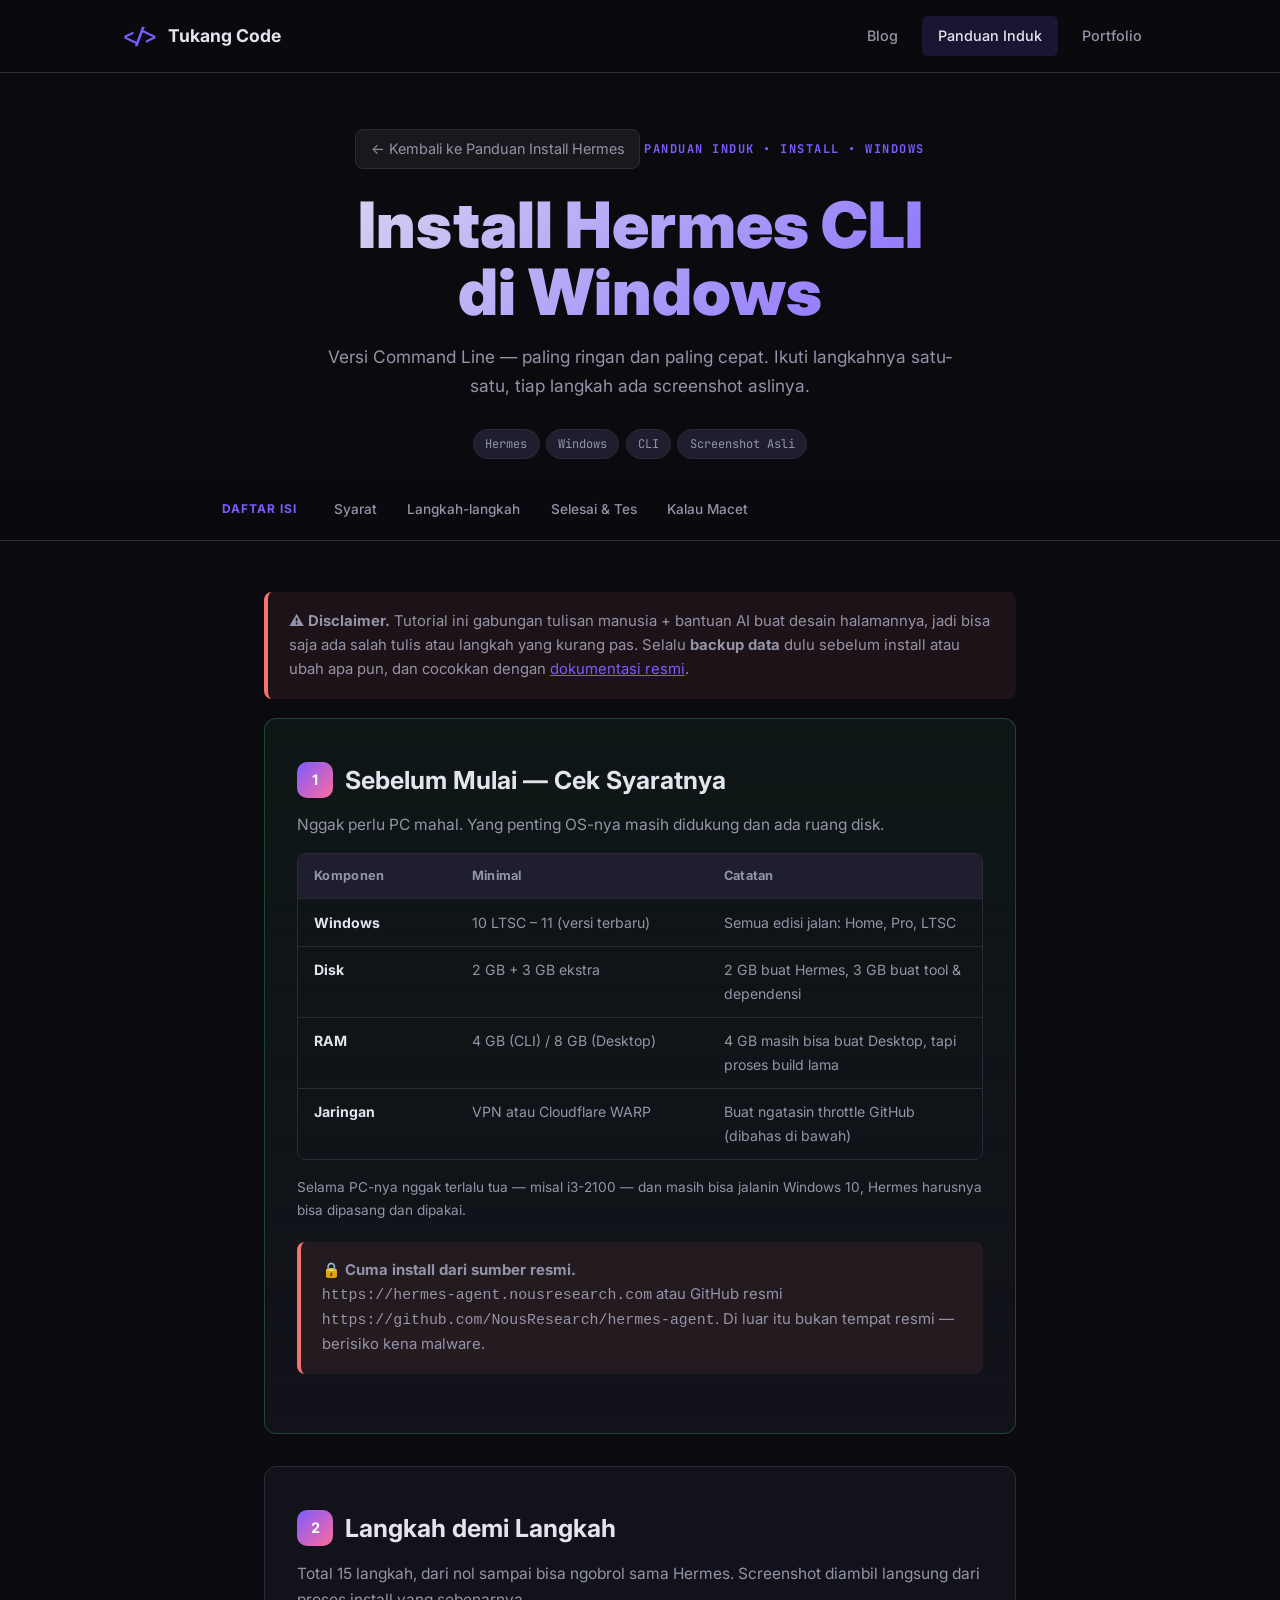
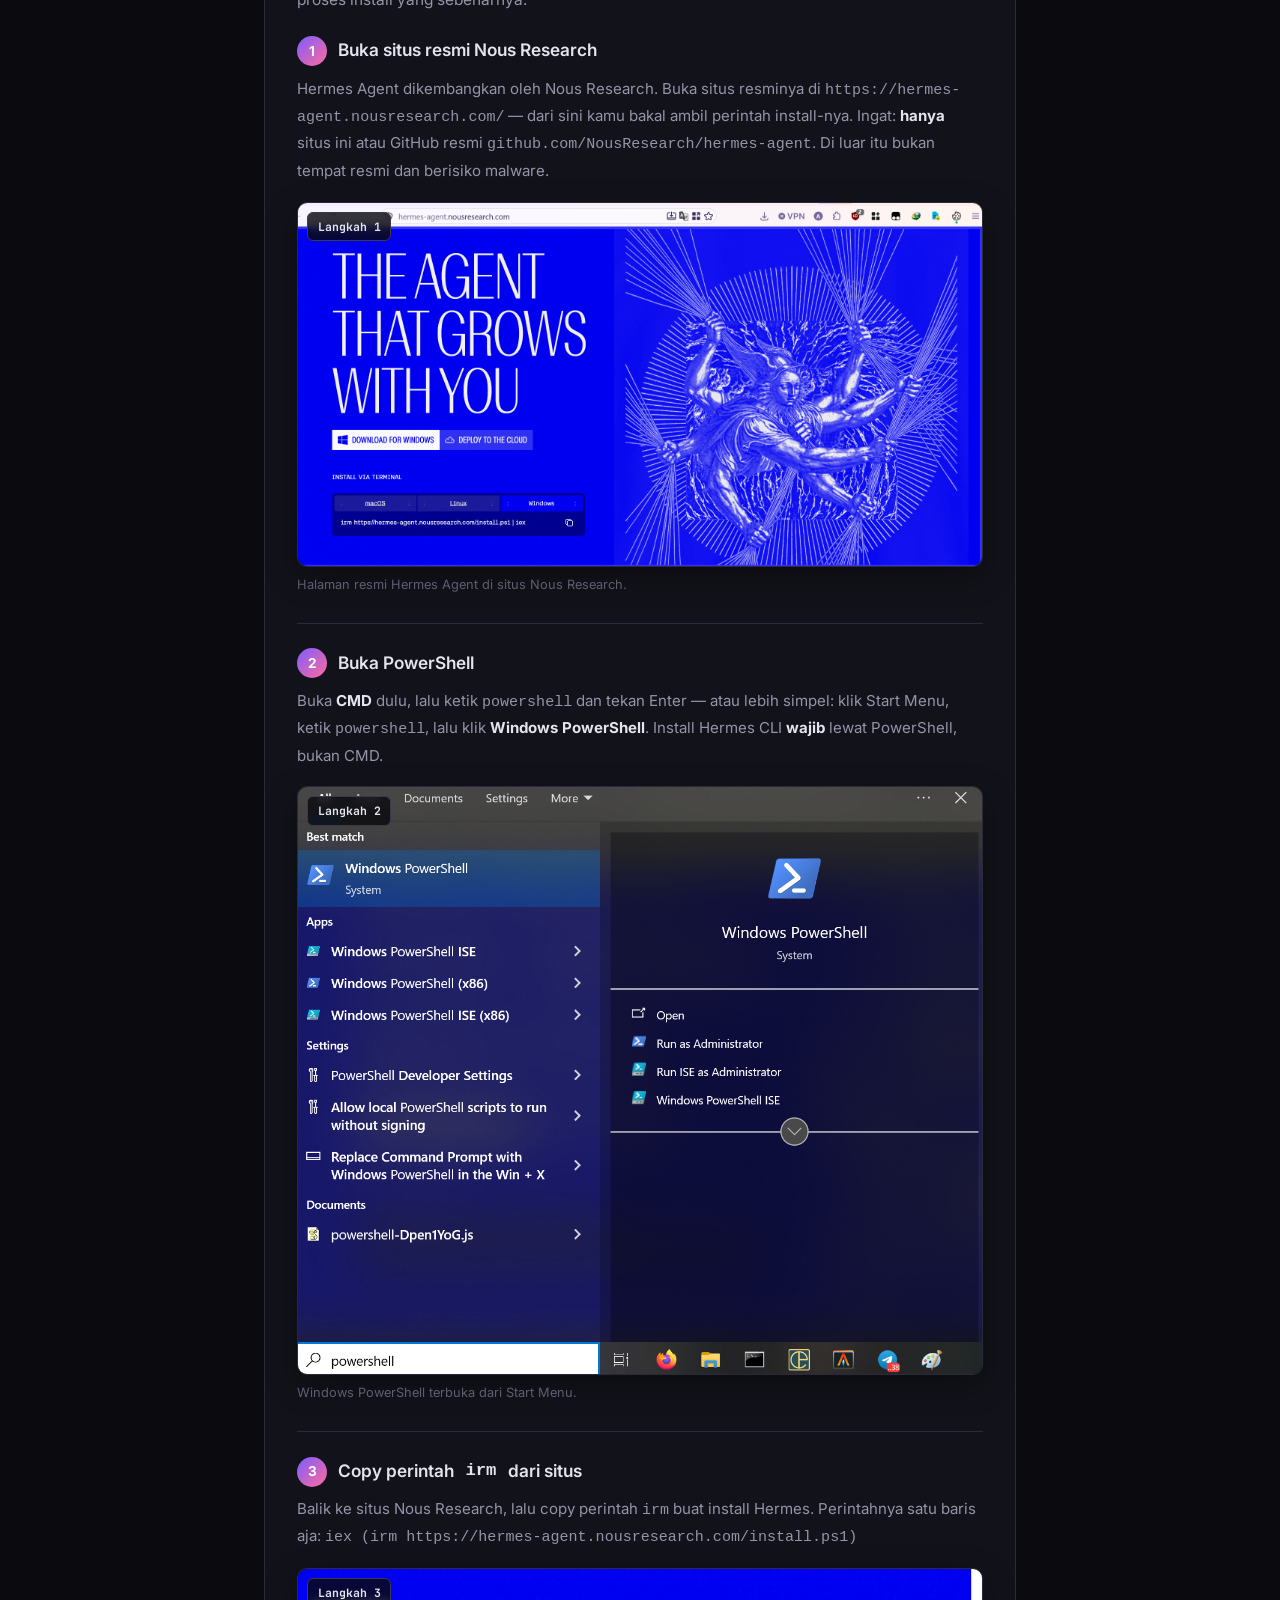
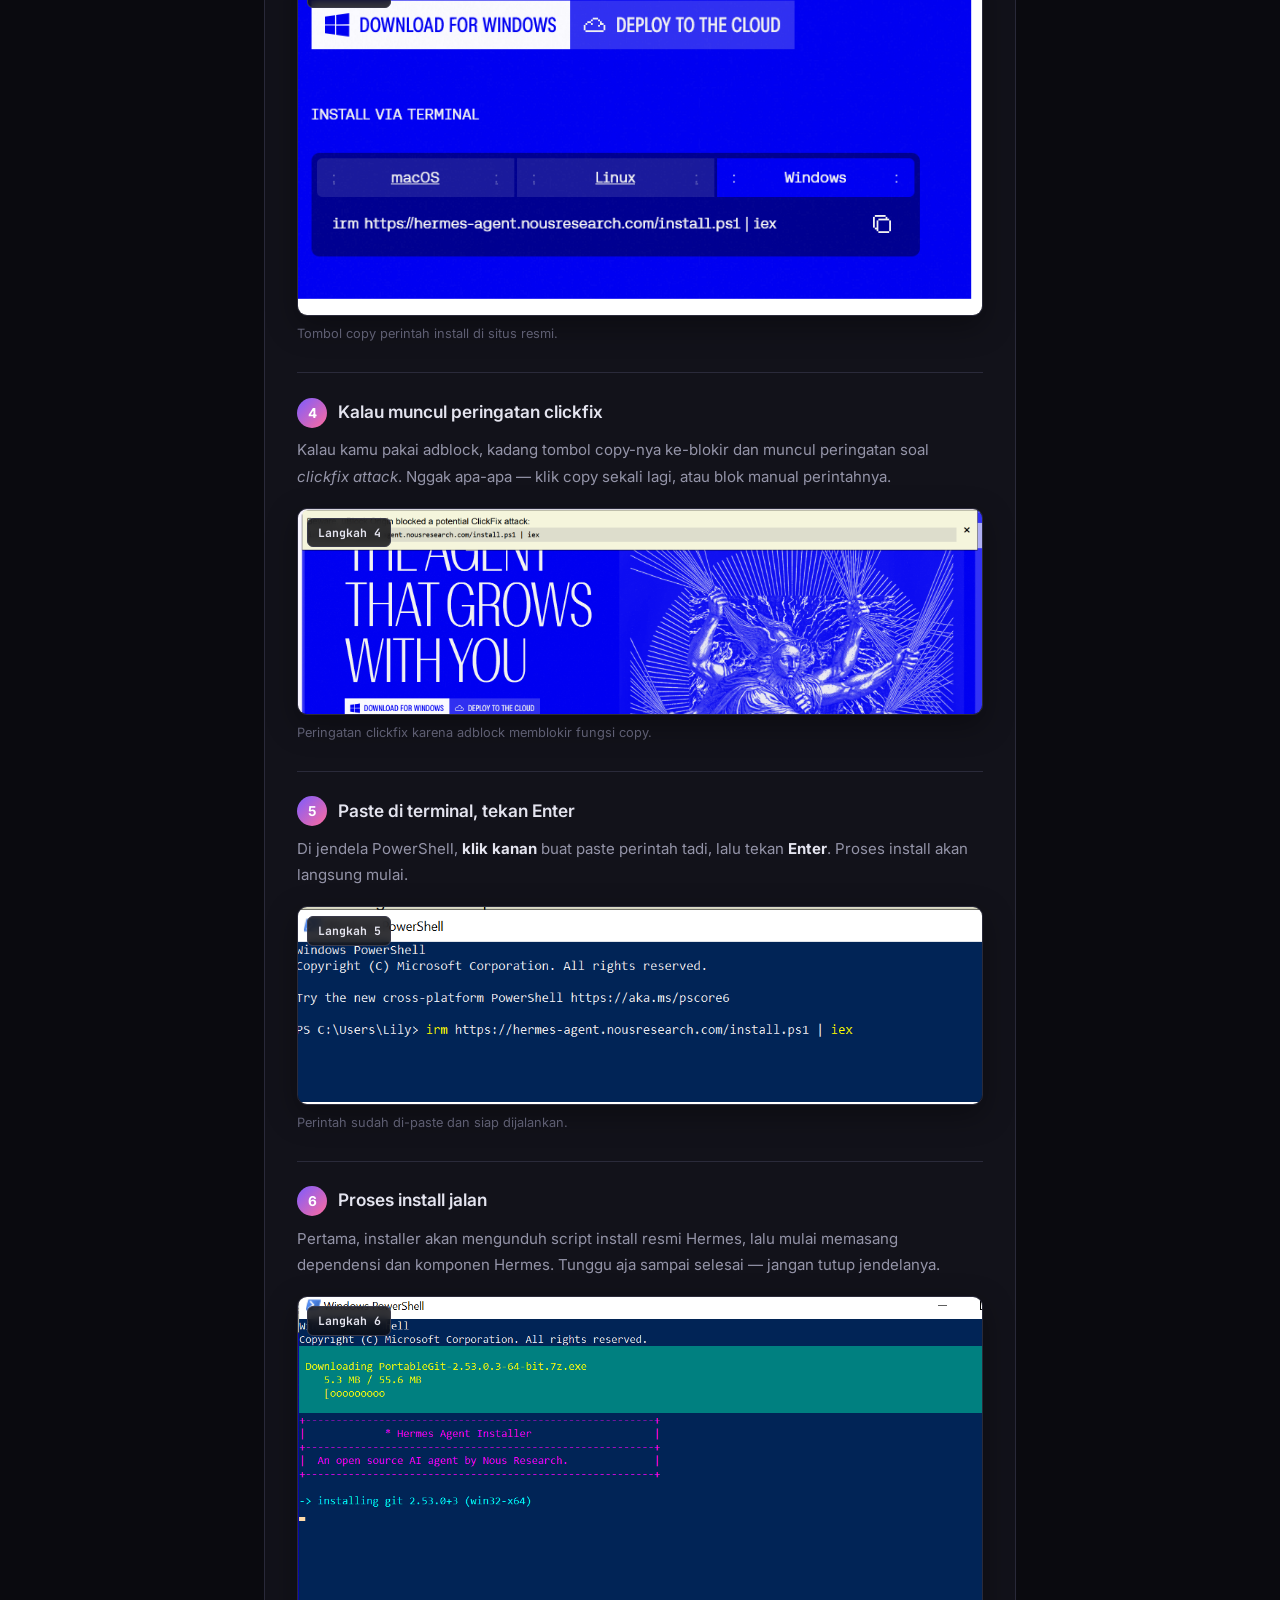
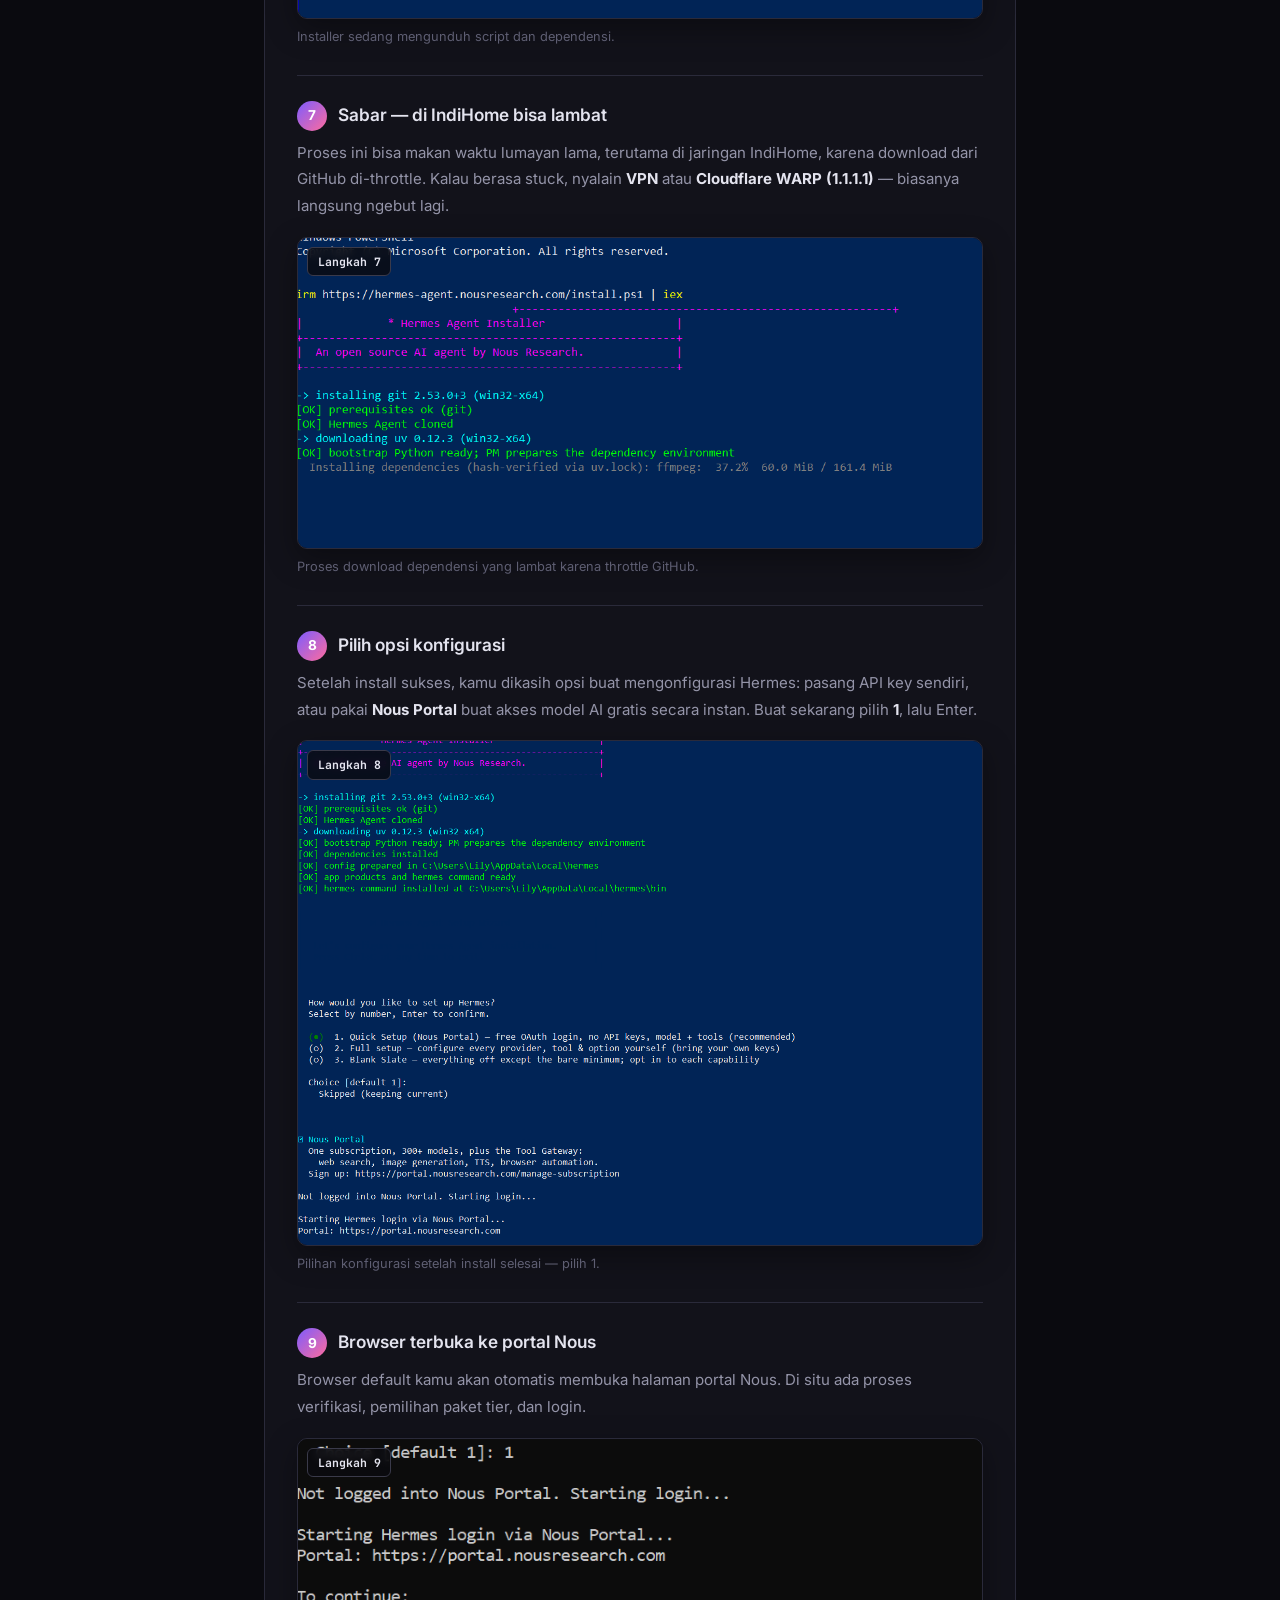
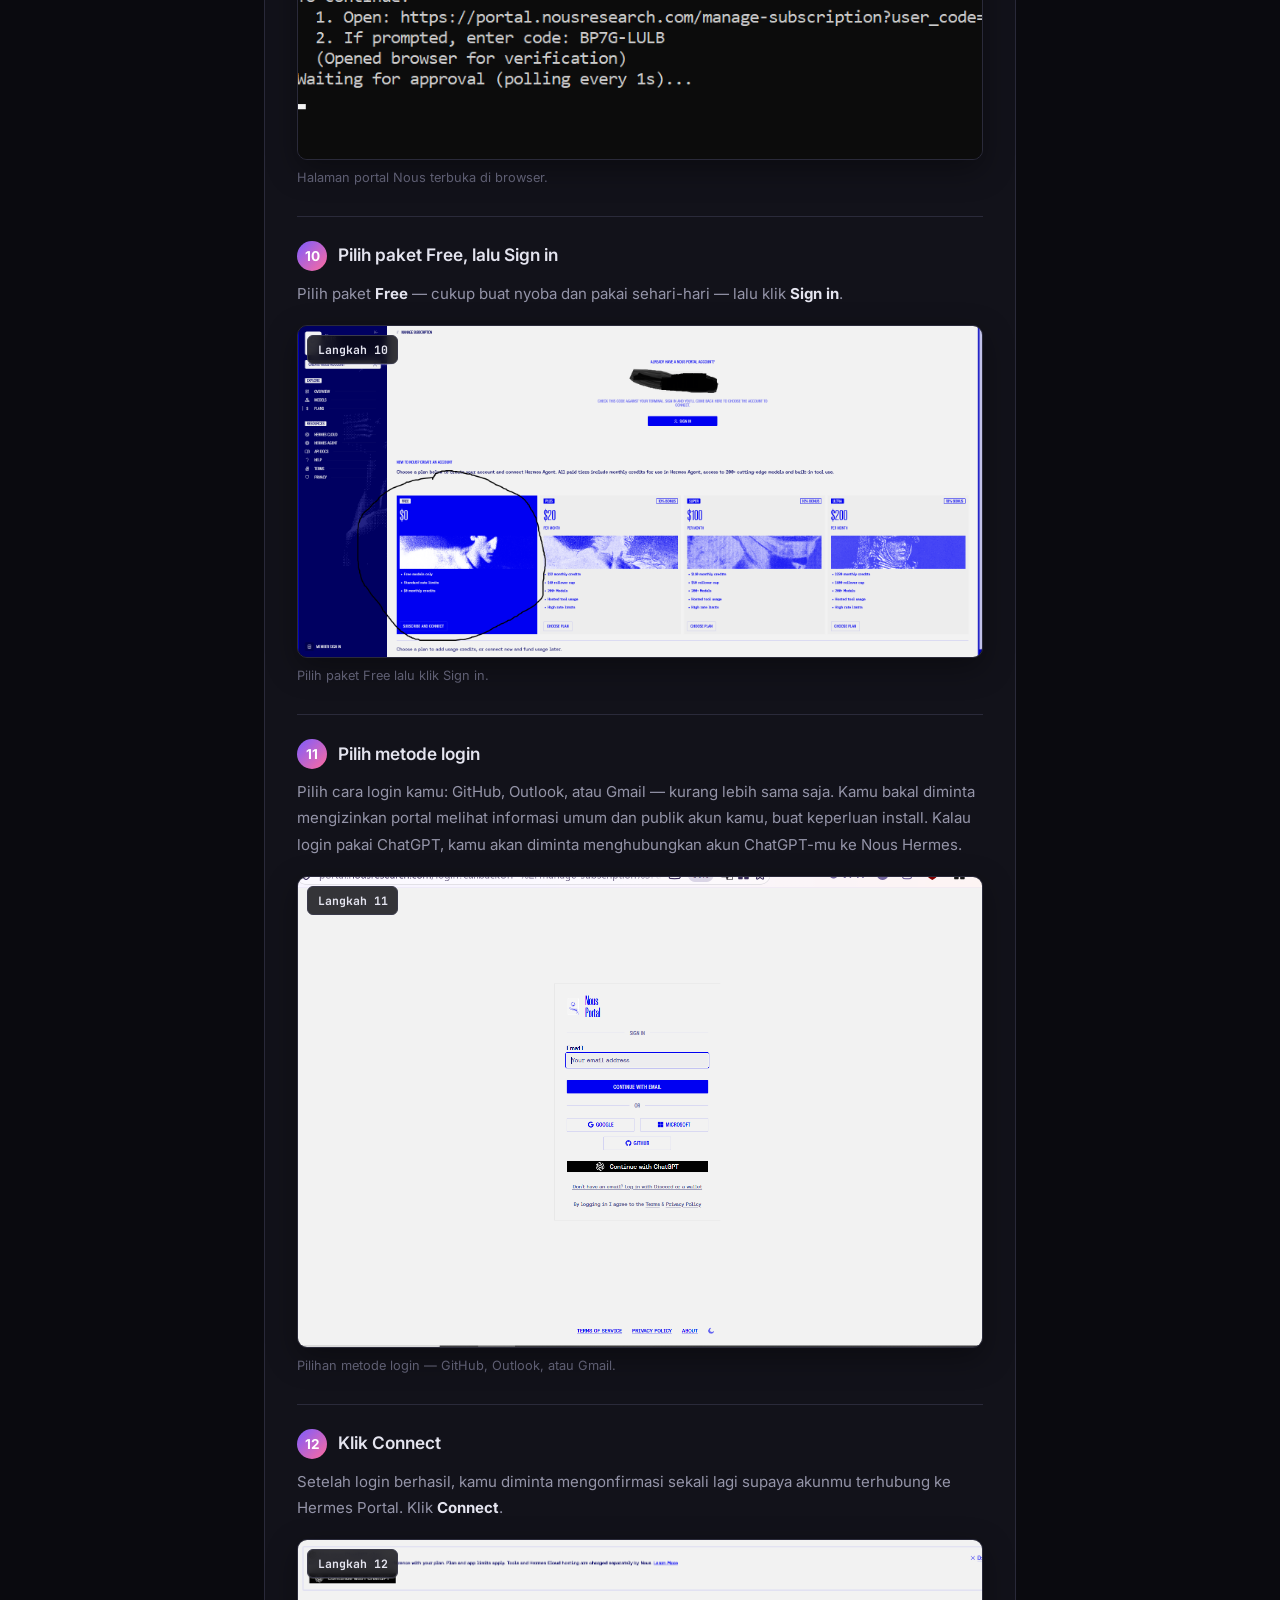
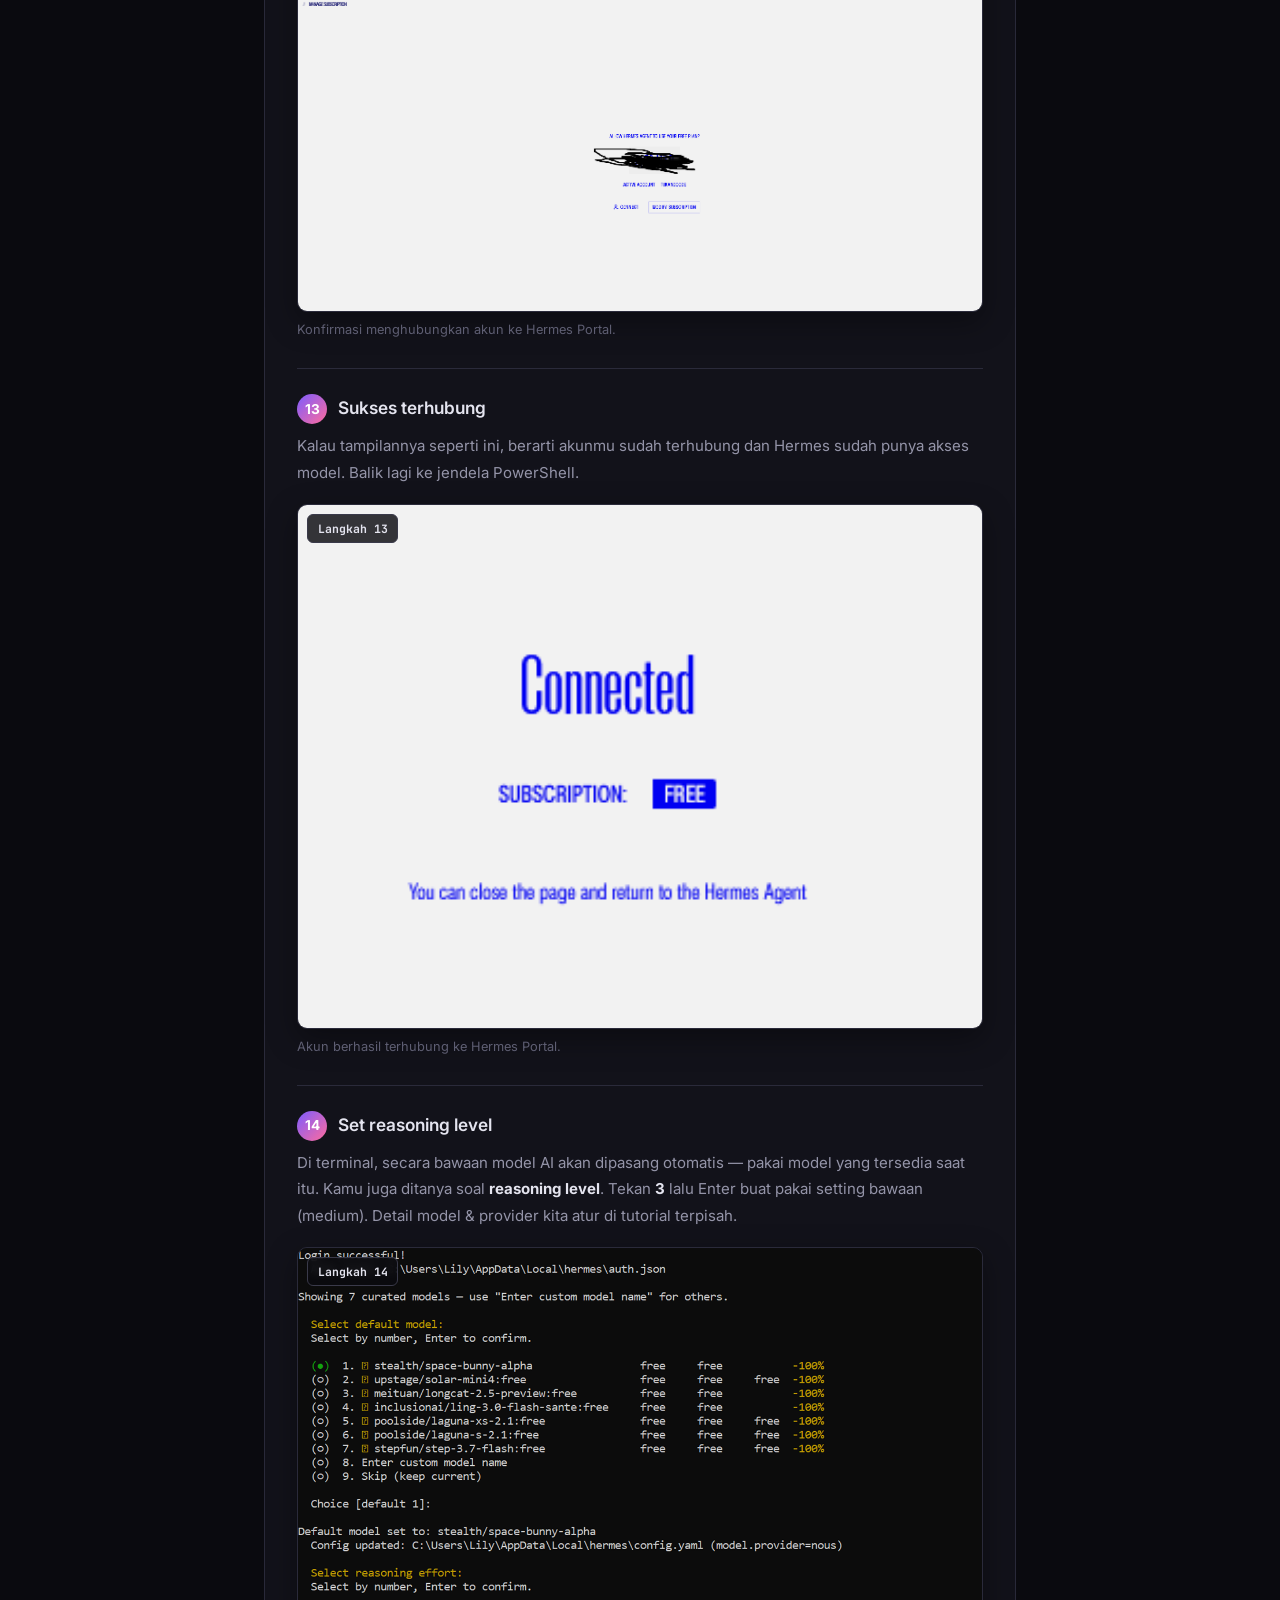
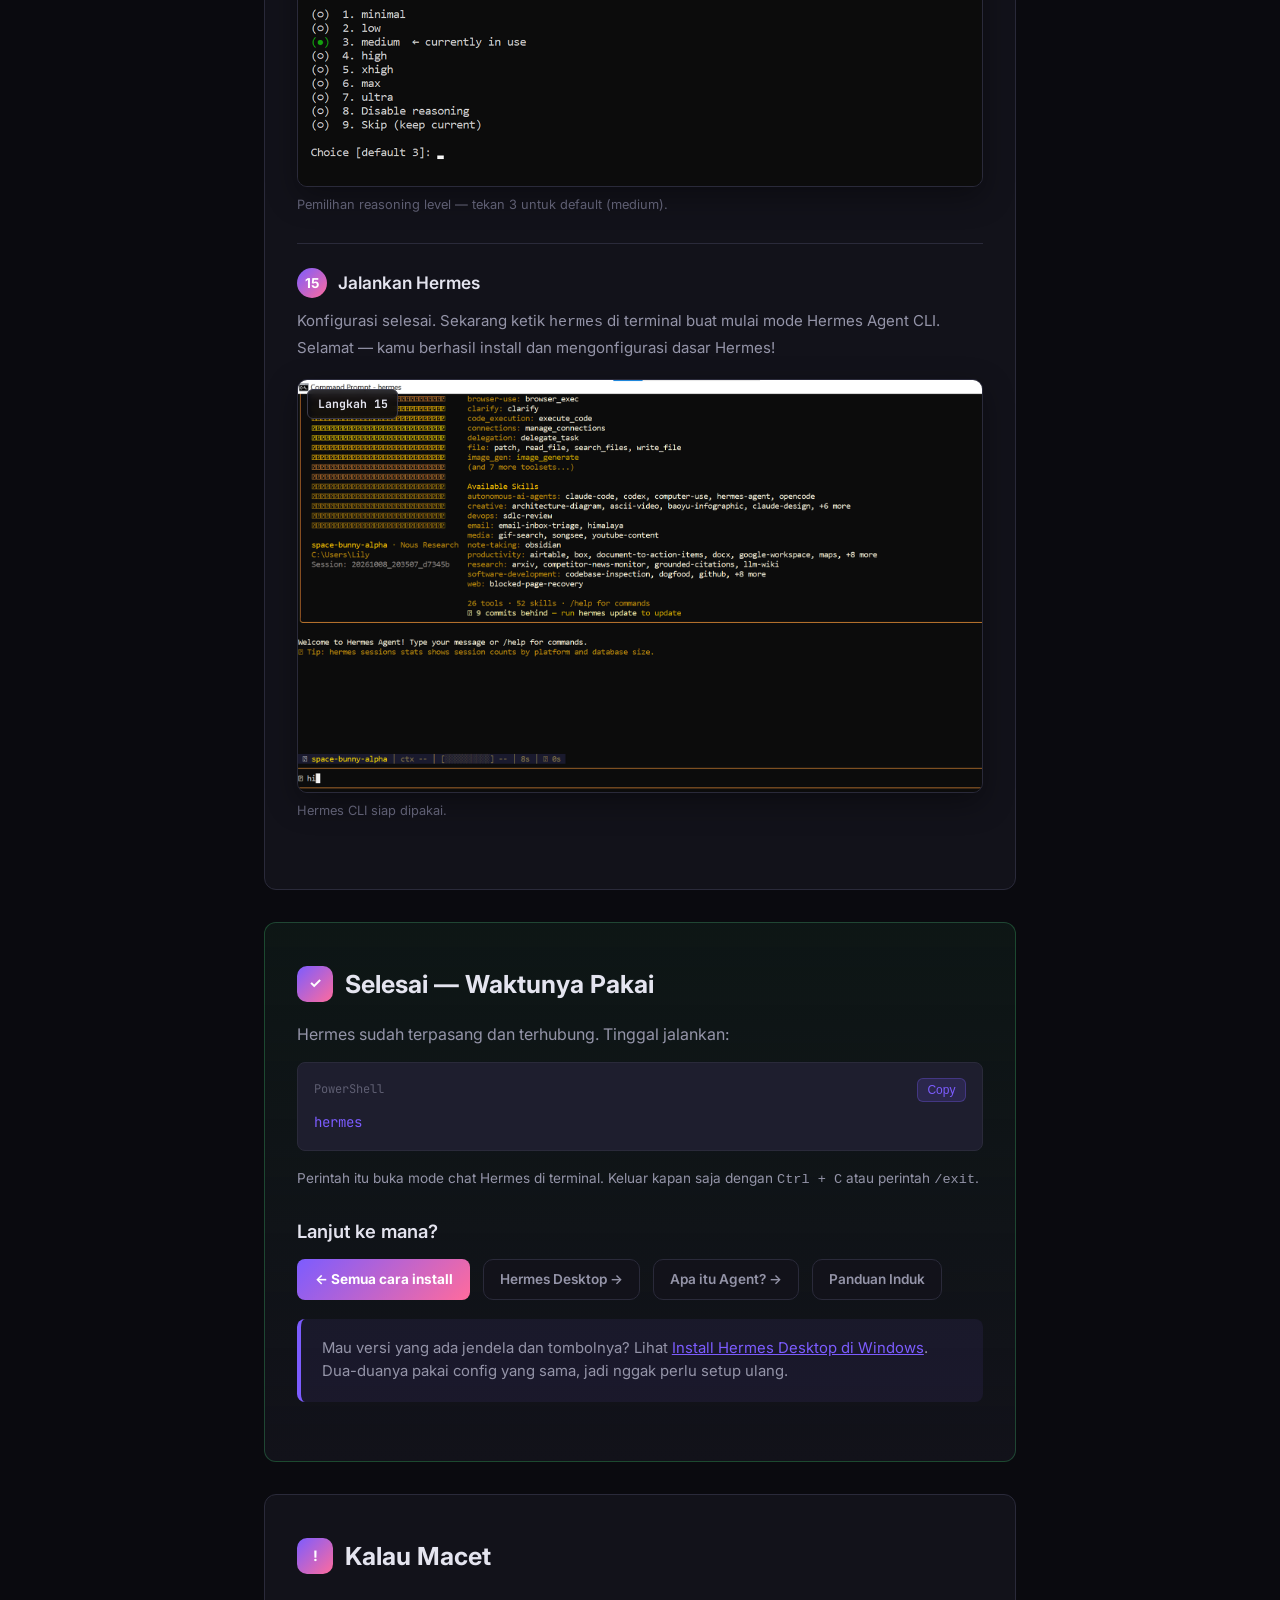
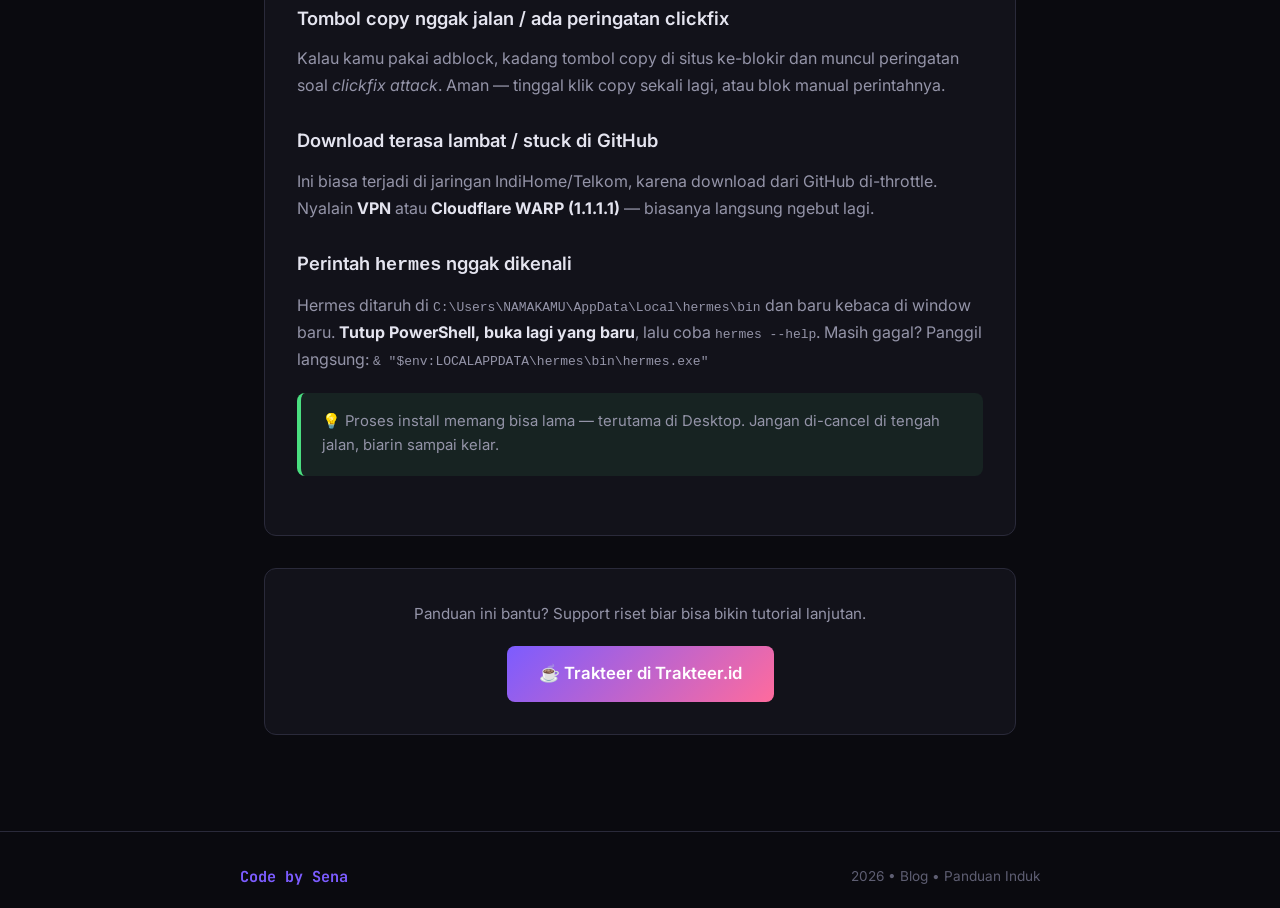
<file: panduan-induk/install-hermes-agent/windows-cli/index.html>
<!DOCTYPE html>
<html lang="id">
<head>
    <meta charset="UTF-8">
    <meta name="viewport" content="width=device-width, initial-scale=1.0">
    <title>Install Hermes CLI di Windows (PowerShell) — Step by Step | Tukang Code</title>
    <meta name="description" content="Panduan bergambar install Hermes Agent versi CLI di Windows: buka PowerShell, jalankan perintah irm, konfigurasi via Nous Portal, sampai Hermes jalan di terminal.">
    <meta name="color-scheme" content="dark">
    <link rel="preconnect" href="https://fonts.googleapis.com">
    <link href="https://fonts.googleapis.com/css2?family=JetBrains+Mono:wght@400;700&family=Inter:wght@300;400;600;700;900&display=swap" rel="stylesheet">
    <link rel="stylesheet" href="../../style.css">
    <link rel="stylesheet" href="../style.css">
</head>
<body>

<header class="site-header">
    <div class="header-inner">
        <a href="../../../index.html" class="logo"><span class="logo-icon">&lt;/&gt;</span><span class="logo-text">Tukang Code</span></a>
        <nav class="main-nav">
            <a href="../../../blog/index.html" class="nav-link">Blog</a>
            <a href="../../index.html" class="nav-link active">Panduan Induk</a>
            <a href="../../../portfolio.html" class="nav-link">Portfolio</a>
        </nav>
    </div>
</header>

<section class="pi-hero" style="padding-bottom:1.2rem">
    <div class="pi-hero-inner">
        <a href="../index.html" class="back-link">&larr; Kembali ke Panduan Install Hermes</a>
        <span class="pi-kicker">PANDUAN INDUK &bull; INSTALL &bull; WINDOWS</span>
        <h1>Install Hermes CLI<br>di Windows</h1>
        <p class="pi-sub">Versi Command Line &mdash; paling ringan dan paling cepat. Ikuti langkahnya satu-satu, tiap langkah ada screenshot aslinya.</p>
        <div class="hero-tags" style="justify-content:center; margin-top:1rem">
            <span class="tag">Hermes</span><span class="tag">Windows</span><span class="tag">CLI</span><span class="tag">Screenshot Asli</span>
        </div>
    </div>
</section>

<nav class="toc" id="toc">
    <div class="toc-inner">
        <span class="toc-label">Daftar Isi</span>
        <div class="toc-links">
            <a href="#syarat">Syarat</a>
            <a href="#langkah">Langkah-langkah</a>
            <a href="#selesai">Selesai &amp; Tes</a>
            <a href="#macet">Kalau Macet</a>
        </div>
    </div>
</nav>

<main class="container">

    <div class="warning-box">
        <strong>&#9888;&#65039; Disclaimer.</strong>
        Tutorial ini gabungan tulisan manusia + bantuan AI buat desain halamannya, jadi bisa saja ada salah tulis atau langkah yang kurang pas.
        Selalu <strong>backup data</strong> dulu sebelum install atau ubah apa pun, dan cocokkan dengan
        <a href="https://hermes-agent.nousresearch.com/docs" target="_blank" rel="noopener">dokumentasi resmi</a>.
    </div>

    <section id="syarat" class="card pi-highlight">
        <h2><span class="step">1</span> Sebelum Mulai &mdash; Cek Syaratnya</h2>
        <p class="section-desc">Nggak perlu PC mahal. Yang penting OS-nya masih didukung dan ada ruang disk.</p>
        <div class="summary-table">
            <div class="summary-row head"><span>Komponen</span><span>Minimal</span><span>Catatan</span></div>
            <div class="summary-row"><span><strong>Windows</strong></span><span>10 LTSC &ndash; 11 (versi terbaru)</span><span>Semua edisi jalan: Home, Pro, LTSC</span></div>
            <div class="summary-row"><span><strong>Disk</strong></span><span>2 GB + 3 GB ekstra</span><span>2 GB buat Hermes, 3 GB buat tool &amp; dependensi</span></div>
            <div class="summary-row"><span><strong>RAM</strong></span><span>4 GB (CLI) / 8 GB (Desktop)</span><span>4 GB masih bisa buat Desktop, tapi proses build lama</span></div>
            <div class="summary-row"><span><strong>Jaringan</strong></span><span>VPN atau Cloudflare WARP</span><span>Buat ngatasin throttle GitHub (dibahas di bawah)</span></div>
        </div>
        <p class="muted-sm">Selama PC-nya nggak terlalu tua &mdash; misal i3-2100 &mdash; dan masih bisa jalanin Windows 10, Hermes harusnya bisa dipasang dan dipakai.</p>
        <div class="warning-box">
            <strong>&#128274; Cuma install dari sumber resmi.</strong><br>
            <code>https://hermes-agent.nousresearch.com</code> atau GitHub resmi <code>https://github.com/NousResearch/hermes-agent</code>.
            Di luar itu bukan tempat resmi &mdash; berisiko kena malware.
        </div>
    </section>

    <section id="langkah" class="card">
        <h2><span class="step">2</span> Langkah demi Langkah</h2>
        <p class="section-desc">Total 15 langkah, dari nol sampai bisa ngobrol sama Hermes. Screenshot diambil langsung dari proses install yang sebenarnya.</p>
        <div class="step-block">
            <h3><span class="step-num">1</span> Buka situs resmi Nous Research</h3>
            <p>Hermes Agent dikembangkan oleh Nous Research. Buka situs resminya di <code>https://hermes-agent.nousresearch.com/</code> &mdash; dari sini kamu bakal ambil perintah install-nya. Ingat: <strong>hanya</strong> situs ini atau GitHub resmi <code>github.com/NousResearch/hermes-agent</code>. Di luar itu bukan tempat resmi dan berisiko malware.</p>
<figure class="shot"><span class="shot-num">Langkah 1</span><img src="images/01-situs-resmi.png" alt="Buka situs resmi Nous Research" loading="lazy"><figcaption>Halaman resmi Hermes Agent di situs Nous Research.</figcaption></figure>        </div>
        <div class="step-block">
            <h3><span class="step-num">2</span> Buka PowerShell</h3>
            <p>Buka <strong>CMD</strong> dulu, lalu ketik <code>powershell</code> dan tekan Enter &mdash; atau lebih simpel: klik Start Menu, ketik <code>powershell</code>, lalu klik <strong>Windows PowerShell</strong>. Install Hermes CLI <strong>wajib</strong> lewat PowerShell, bukan CMD.</p>
<figure class="shot"><span class="shot-num">Langkah 2</span><img src="images/02-buka-powershell.png" alt="Buka PowerShell" loading="lazy"><figcaption>Windows PowerShell terbuka dari Start Menu.</figcaption></figure>        </div>
        <div class="step-block">
            <h3><span class="step-num">3</span> Copy perintah <code>irm</code> dari situs</h3>
            <p>Balik ke situs Nous Research, lalu copy perintah <code>irm</code> buat install Hermes. Perintahnya satu baris aja: <code>iex (irm https://hermes-agent.nousresearch.com/install.ps1)</code></p>
<figure class="shot"><span class="shot-num">Langkah 3</span><img src="images/03-copy-command-irm.png" alt="Copy perintah <code>irm</code> dari situs" loading="lazy"><figcaption>Tombol copy perintah install di situs resmi.</figcaption></figure>        </div>
        <div class="step-block">
            <h3><span class="step-num">4</span> Kalau muncul peringatan clickfix</h3>
            <p>Kalau kamu pakai adblock, kadang tombol copy-nya ke-blokir dan muncul peringatan soal <em>clickfix attack</em>. Nggak apa-apa &mdash; klik copy sekali lagi, atau blok manual perintahnya.</p>
<figure class="shot"><span class="shot-num">Langkah 4</span><img src="images/04-peringatan-clickfix.png" alt="Kalau muncul peringatan clickfix" loading="lazy"><figcaption>Peringatan clickfix karena adblock memblokir fungsi copy.</figcaption></figure>        </div>
        <div class="step-block">
            <h3><span class="step-num">5</span> Paste di terminal, tekan Enter</h3>
            <p>Di jendela PowerShell, <strong>klik kanan</strong> buat paste perintah tadi, lalu tekan <strong>Enter</strong>. Proses install akan langsung mulai.</p>
<figure class="shot"><span class="shot-num">Langkah 5</span><img src="images/05-paste-di-terminal.png" alt="Paste di terminal, tekan Enter" loading="lazy"><figcaption>Perintah sudah di-paste dan siap dijalankan.</figcaption></figure>        </div>
        <div class="step-block">
            <h3><span class="step-num">6</span> Proses install jalan</h3>
            <p>Pertama, installer akan mengunduh script install resmi Hermes, lalu mulai memasang dependensi dan komponen Hermes. Tunggu aja sampai selesai &mdash; jangan tutup jendelanya.</p>
<figure class="shot"><span class="shot-num">Langkah 6</span><img src="images/06-mulai-install.png" alt="Proses install jalan" loading="lazy"><figcaption>Installer sedang mengunduh script dan dependensi.</figcaption></figure>        </div>
        <div class="step-block">
            <h3><span class="step-num">7</span> Sabar &mdash; di IndiHome bisa lambat</h3>
            <p>Proses ini bisa makan waktu lumayan lama, terutama di jaringan IndiHome, karena download dari GitHub di-throttle. Kalau berasa stuck, nyalain <strong>VPN</strong> atau <strong>Cloudflare WARP (1.1.1.1)</strong> &mdash; biasanya langsung ngebut lagi.</p>
<figure class="shot"><span class="shot-num">Langkah 7</span><img src="images/07-proses-lama-throttle.png" alt="Sabar &mdash; di IndiHome bisa lambat" loading="lazy"><figcaption>Proses download dependensi yang lambat karena throttle GitHub.</figcaption></figure>        </div>
        <div class="step-block">
            <h3><span class="step-num">8</span> Pilih opsi konfigurasi</h3>
            <p>Setelah install sukses, kamu dikasih opsi buat mengonfigurasi Hermes: pasang API key sendiri, atau pakai <strong>Nous Portal</strong> buat akses model AI gratis secara instan. Buat sekarang pilih <strong>1</strong>, lalu Enter.</p>
<figure class="shot"><span class="shot-num">Langkah 8</span><img src="images/08-opsi-konfigurasi.png" alt="Pilih opsi konfigurasi" loading="lazy"><figcaption>Pilihan konfigurasi setelah install selesai — pilih 1.</figcaption></figure>        </div>
        <div class="step-block">
            <h3><span class="step-num">9</span> Browser terbuka ke portal Nous</h3>
            <p>Browser default kamu akan otomatis membuka halaman portal Nous. Di situ ada proses verifikasi, pemilihan paket tier, dan login.</p>
<figure class="shot"><span class="shot-num">Langkah 9</span><img src="images/09-portal-nous.png" alt="Browser terbuka ke portal Nous" loading="lazy"><figcaption>Halaman portal Nous terbuka di browser.</figcaption></figure>        </div>
        <div class="step-block">
            <h3><span class="step-num">10</span> Pilih paket Free, lalu Sign in</h3>
            <p>Pilih paket <strong>Free</strong> &mdash; cukup buat nyoba dan pakai sehari-hari &mdash; lalu klik <strong>Sign in</strong>.</p>
<figure class="shot"><span class="shot-num">Langkah 10</span><img src="images/10-pilih-free-signin.png" alt="Pilih paket Free, lalu Sign in" loading="lazy"><figcaption>Pilih paket Free lalu klik Sign in.</figcaption></figure>        </div>
        <div class="step-block">
            <h3><span class="step-num">11</span> Pilih metode login</h3>
            <p>Pilih cara login kamu: GitHub, Outlook, atau Gmail &mdash; kurang lebih sama saja. Kamu bakal diminta mengizinkan portal melihat informasi umum dan publik akun kamu, buat keperluan install. Kalau login pakai ChatGPT, kamu akan diminta menghubungkan akun ChatGPT-mu ke Nous Hermes.</p>
<figure class="shot"><span class="shot-num">Langkah 11</span><img src="images/11-pilih-metode-login.png" alt="Pilih metode login" loading="lazy"><figcaption>Pilihan metode login — GitHub, Outlook, atau Gmail.</figcaption></figure>        </div>
        <div class="step-block">
            <h3><span class="step-num">12</span> Klik Connect</h3>
            <p>Setelah login berhasil, kamu diminta mengonfirmasi sekali lagi supaya akunmu terhubung ke Hermes Portal. Klik <strong>Connect</strong>.</p>
<figure class="shot"><span class="shot-num">Langkah 12</span><img src="images/12-konfirmasi-connect.png" alt="Klik Connect" loading="lazy"><figcaption>Konfirmasi menghubungkan akun ke Hermes Portal.</figcaption></figure>        </div>
        <div class="step-block">
            <h3><span class="step-num">13</span> Sukses terhubung</h3>
            <p>Kalau tampilannya seperti ini, berarti akunmu sudah terhubung dan Hermes sudah punya akses model. Balik lagi ke jendela PowerShell.</p>
<figure class="shot"><span class="shot-num">Langkah 13</span><img src="images/13-sukses-terhubung.png" alt="Sukses terhubung" loading="lazy"><figcaption>Akun berhasil terhubung ke Hermes Portal.</figcaption></figure>        </div>
        <div class="step-block">
            <h3><span class="step-num">14</span> Set reasoning level</h3>
            <p>Di terminal, secara bawaan model AI akan dipasang otomatis &mdash; pakai model yang tersedia saat itu. Kamu juga ditanya soal <strong>reasoning level</strong>. Tekan <strong>3</strong> lalu Enter buat pakai setting bawaan (medium). Detail model &amp; provider kita atur di tutorial terpisah.</p>
<figure class="shot"><span class="shot-num">Langkah 14</span><img src="images/14-reasoning-level.png" alt="Set reasoning level" loading="lazy"><figcaption>Pemilihan reasoning level — tekan 3 untuk default (medium).</figcaption></figure>        </div>
        <div class="step-block">
            <h3><span class="step-num">15</span> Jalankan Hermes</h3>
            <p>Konfigurasi selesai. Sekarang ketik <code>hermes</code> di terminal buat mulai mode Hermes Agent CLI. Selamat &mdash; kamu berhasil install dan mengonfigurasi dasar Hermes!</p>
<figure class="shot"><span class="shot-num">Langkah 15</span><img src="images/15-hermes-siap.png" alt="Jalankan Hermes" loading="lazy"><figcaption>Hermes CLI siap dipakai.</figcaption></figure>        </div>
    </section>

    <section id="selesai" class="card pi-highlight">
        <h2><span class="step">&#10003;</span> Selesai &mdash; Waktunya Pakai</h2>
        <p>Hermes sudah terpasang dan terhubung. Tinggal jalankan:</p>
        <div class="code-block">
            <div class="code-head"><span>PowerShell</span><button class="copy-btn" data-copy="hermes">Copy</button></div>
            <code>hermes</code>
        </div>
        <p class="muted-sm">Perintah itu buka mode chat Hermes di terminal. Keluar kapan saja dengan <code>Ctrl + C</code> atau perintah <code>/exit</code>.</p>

        <h3>Lanjut ke mana?</h3>
        <div class="cols-2">
            <a href="../index.html" class="btn-primary sm">&larr; Semua cara install</a>
            <a href="../windows-desktop/index.html" class="btn-ghost sm">Hermes Desktop &rarr;</a>
            <a href="../../agentic/apa-itu-agent/index.html" class="btn-ghost sm">Apa itu Agent? &rarr;</a>
            <a href="../../index.html" class="btn-ghost sm">Panduan Induk</a>
        </div>
        <div class="note-box">Mau versi yang ada jendela dan tombolnya? Lihat <a href="../windows-desktop/index.html">Install Hermes Desktop di Windows</a>. Dua-duanya pakai config yang sama, jadi nggak perlu setup ulang.</div>
    </section>

    <section id="macet" class="card">
        <h2><span class="step">!</span> Kalau Macet</h2>

        <h3>Tombol copy nggak jalan / ada peringatan clickfix</h3>
        <p>Kalau kamu pakai adblock, kadang tombol copy di situs ke-blokir dan muncul peringatan soal <em>clickfix attack</em>.
        Aman &mdash; tinggal klik copy sekali lagi, atau blok manual perintahnya.</p>

        <h3>Download terasa lambat / stuck di GitHub</h3>
        <p>Ini biasa terjadi di jaringan IndiHome/Telkom, karena download dari GitHub di-throttle.
        Nyalain <strong>VPN</strong> atau <strong>Cloudflare WARP (1.1.1.1)</strong> &mdash; biasanya langsung ngebut lagi.</p>

        <h3>Perintah <code>hermes</code> nggak dikenali</h3>
        <p>Hermes ditaruh di <code>C:\Users\NAMAKAMU\AppData\Local\hermes\bin</code> dan baru kebaca di window baru.
        <strong>Tutup PowerShell, buka lagi yang baru</strong>, lalu coba <code>hermes --help</code>.
        Masih gagal? Panggil langsung: <code>&amp; "$env:LOCALAPPDATA\hermes\bin\hermes.exe"</code></p>

        <div class="tip-box">&#128161; Proses install memang bisa lama &mdash; terutama di Desktop. Jangan di-cancel di tengah jalan, biarin sampai kelar.</div>
    </section>

    <section class="support-box">
        <p>Panduan ini bantu? Support riset biar bisa bikin tutorial lanjutan.</p>
        <a href="https://trakteer.id/tukangcode" target="_blank" class="btn-link support-btn">&#9749; Trakteer di Trakteer.id</a>
    </section>

</main>

<footer>
    <div class="footer-inner">
        <p class="footer-credit">Code by Sena</p>
        <p class="footer-year">2026 &bull; <a href="../../../blog/index.html">Blog</a> &bull; <a href="../../index.html">Panduan Induk</a></p>
    </div>
</footer>

<button class="scroll-top" id="scrollTop" aria-label="Scroll to top">&uarr;</button>
<script src="../script.js"></script>
</body>
</html>
</file>
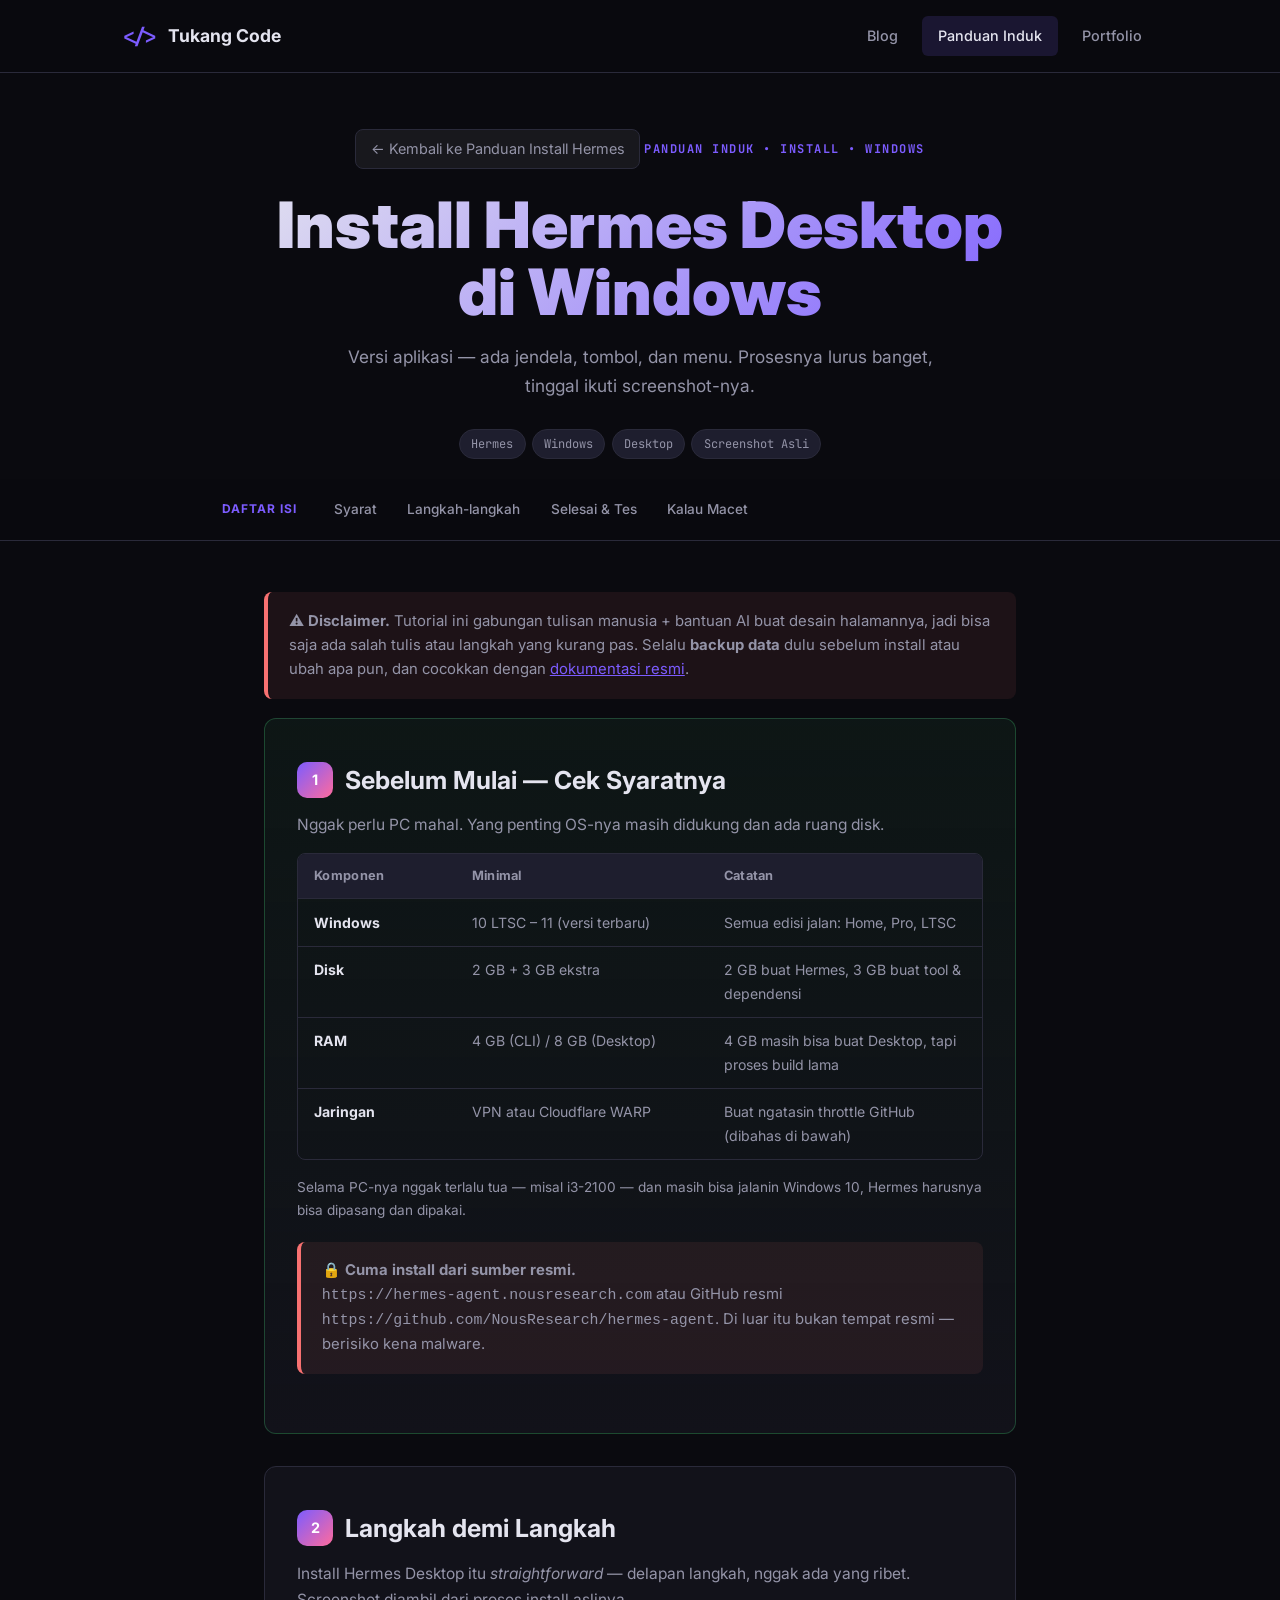
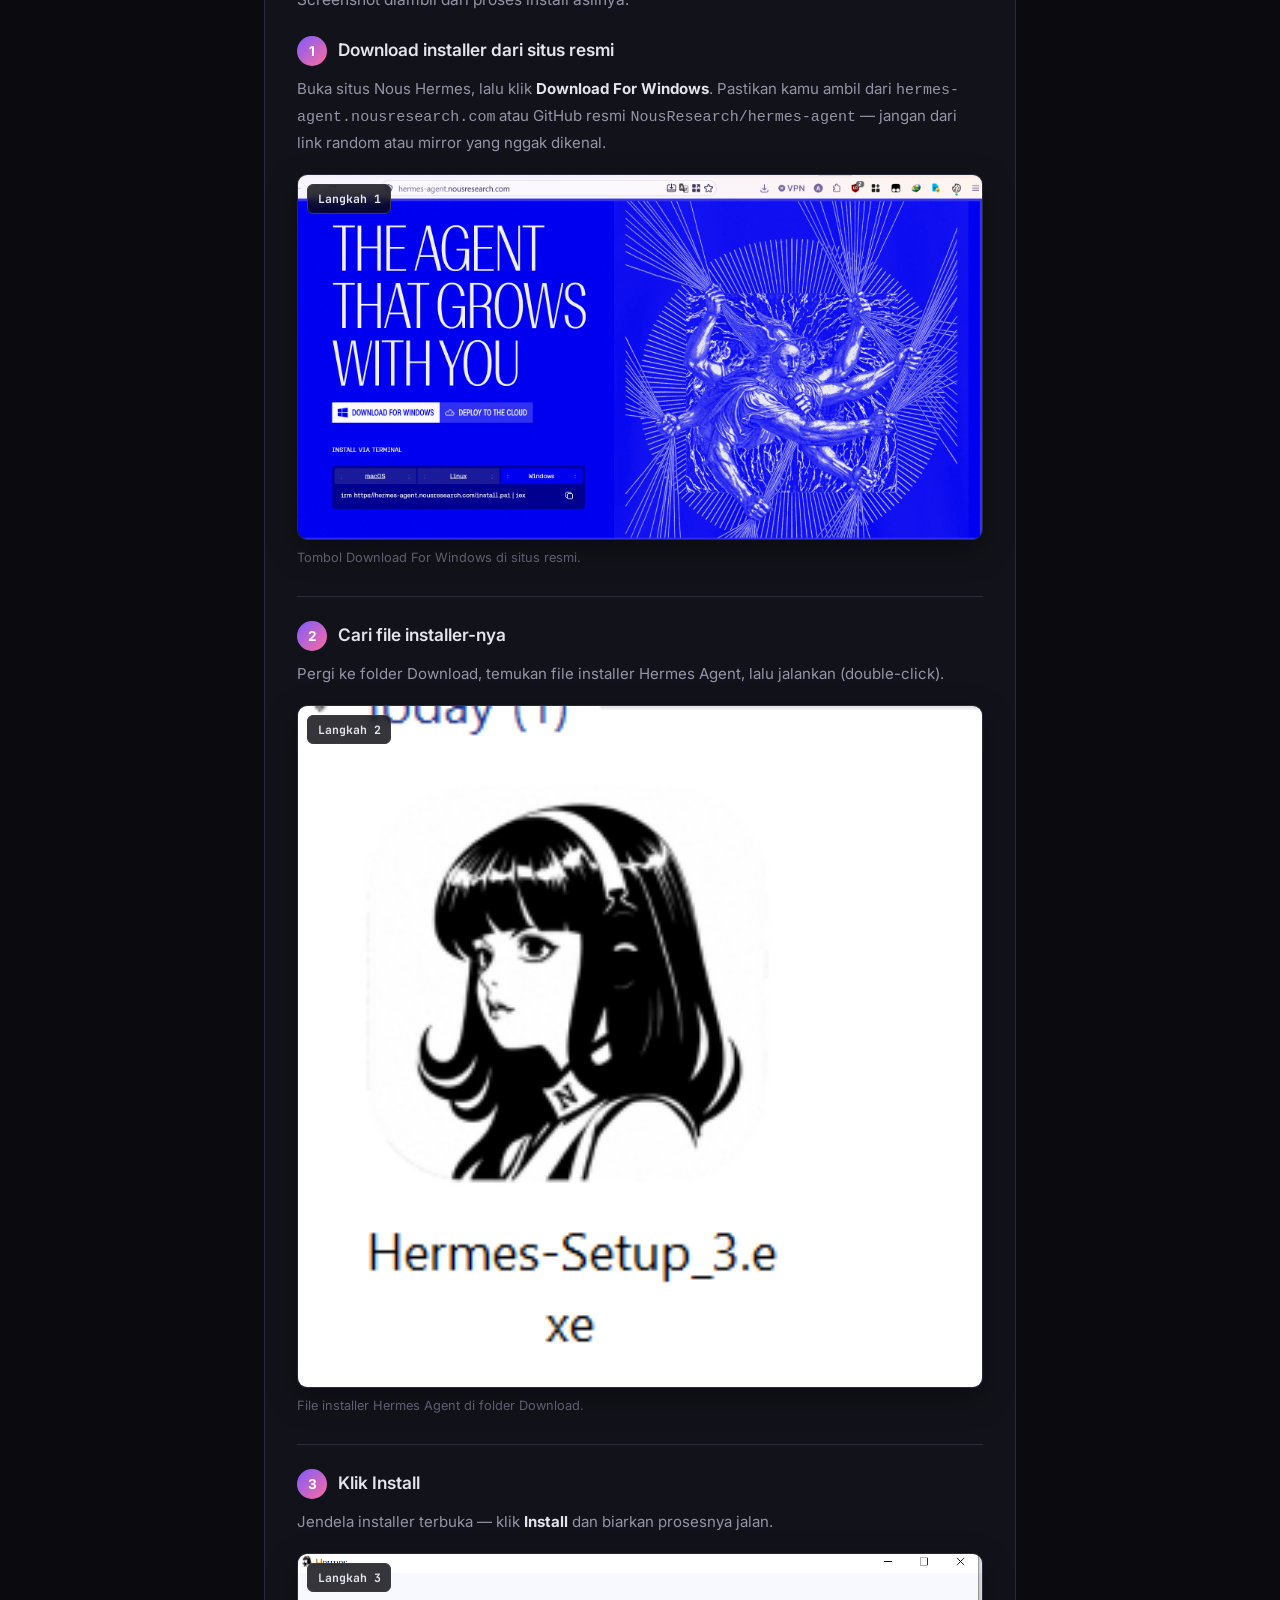
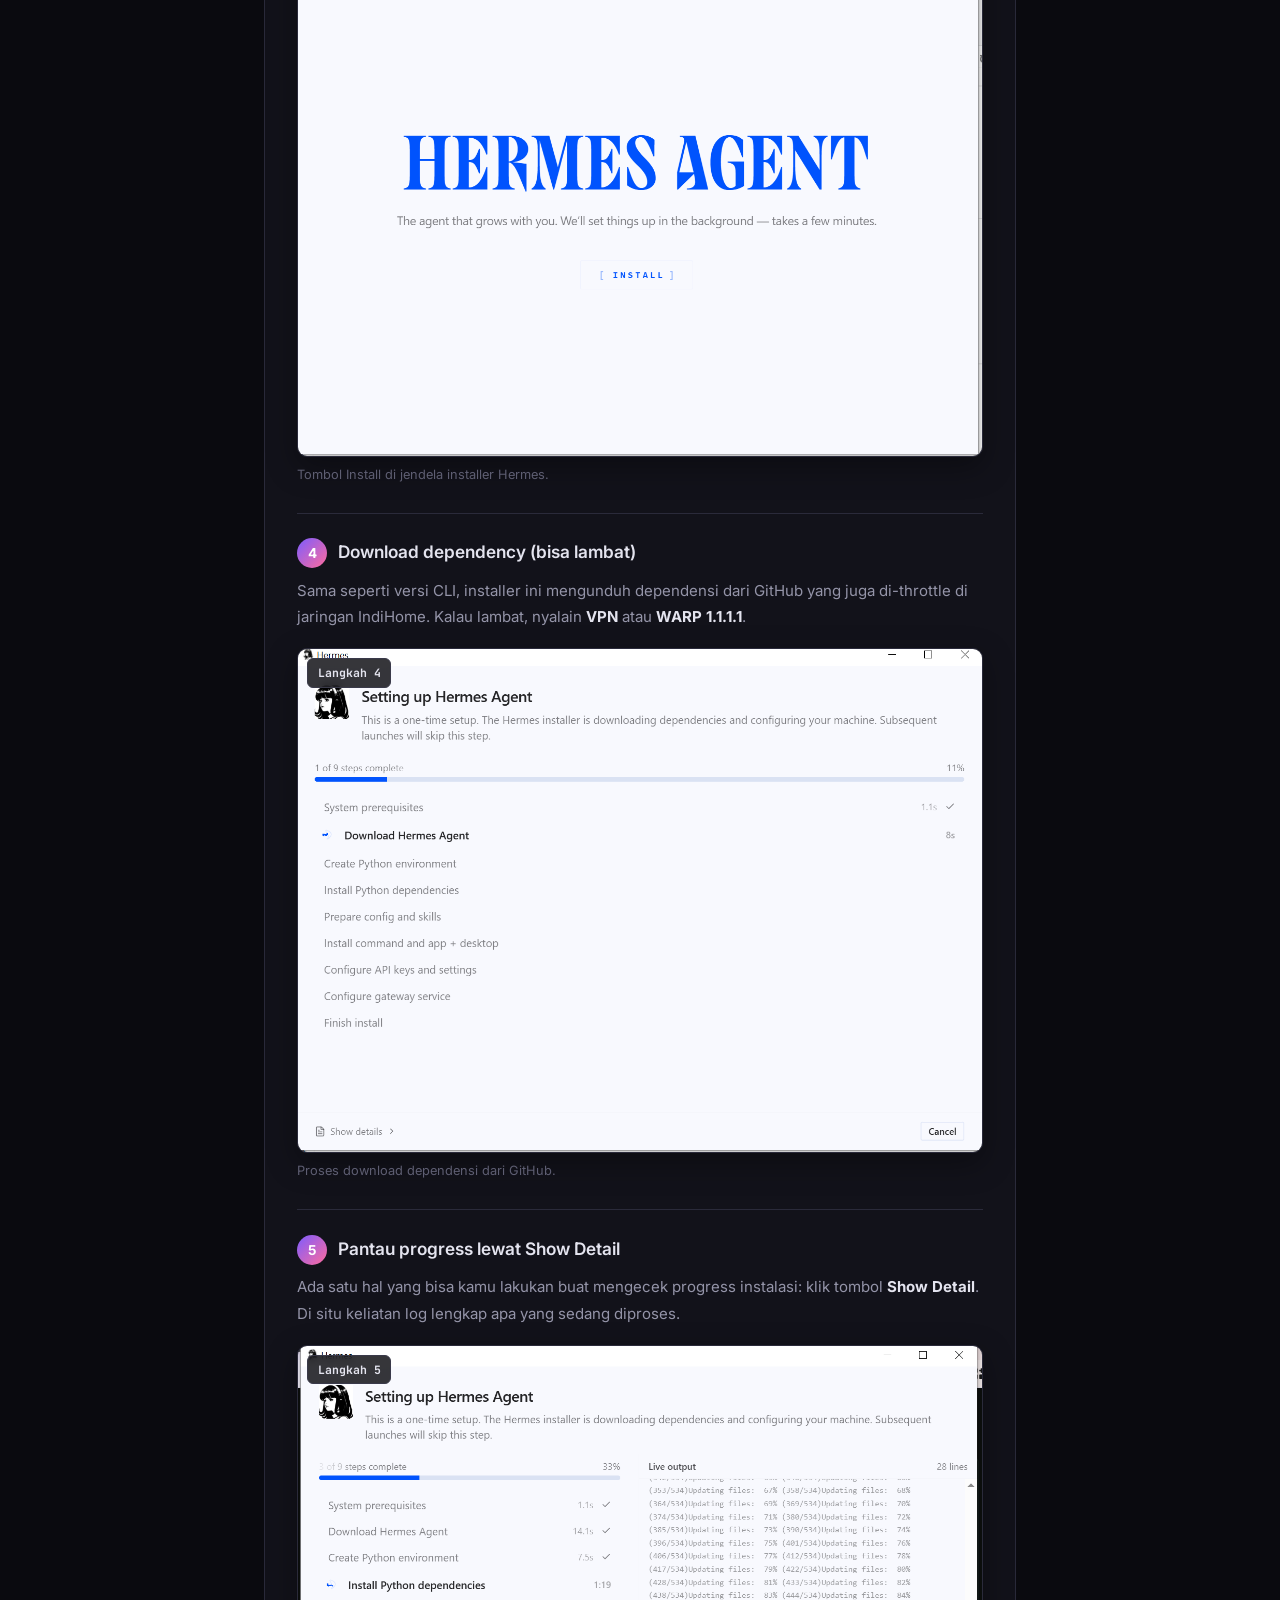
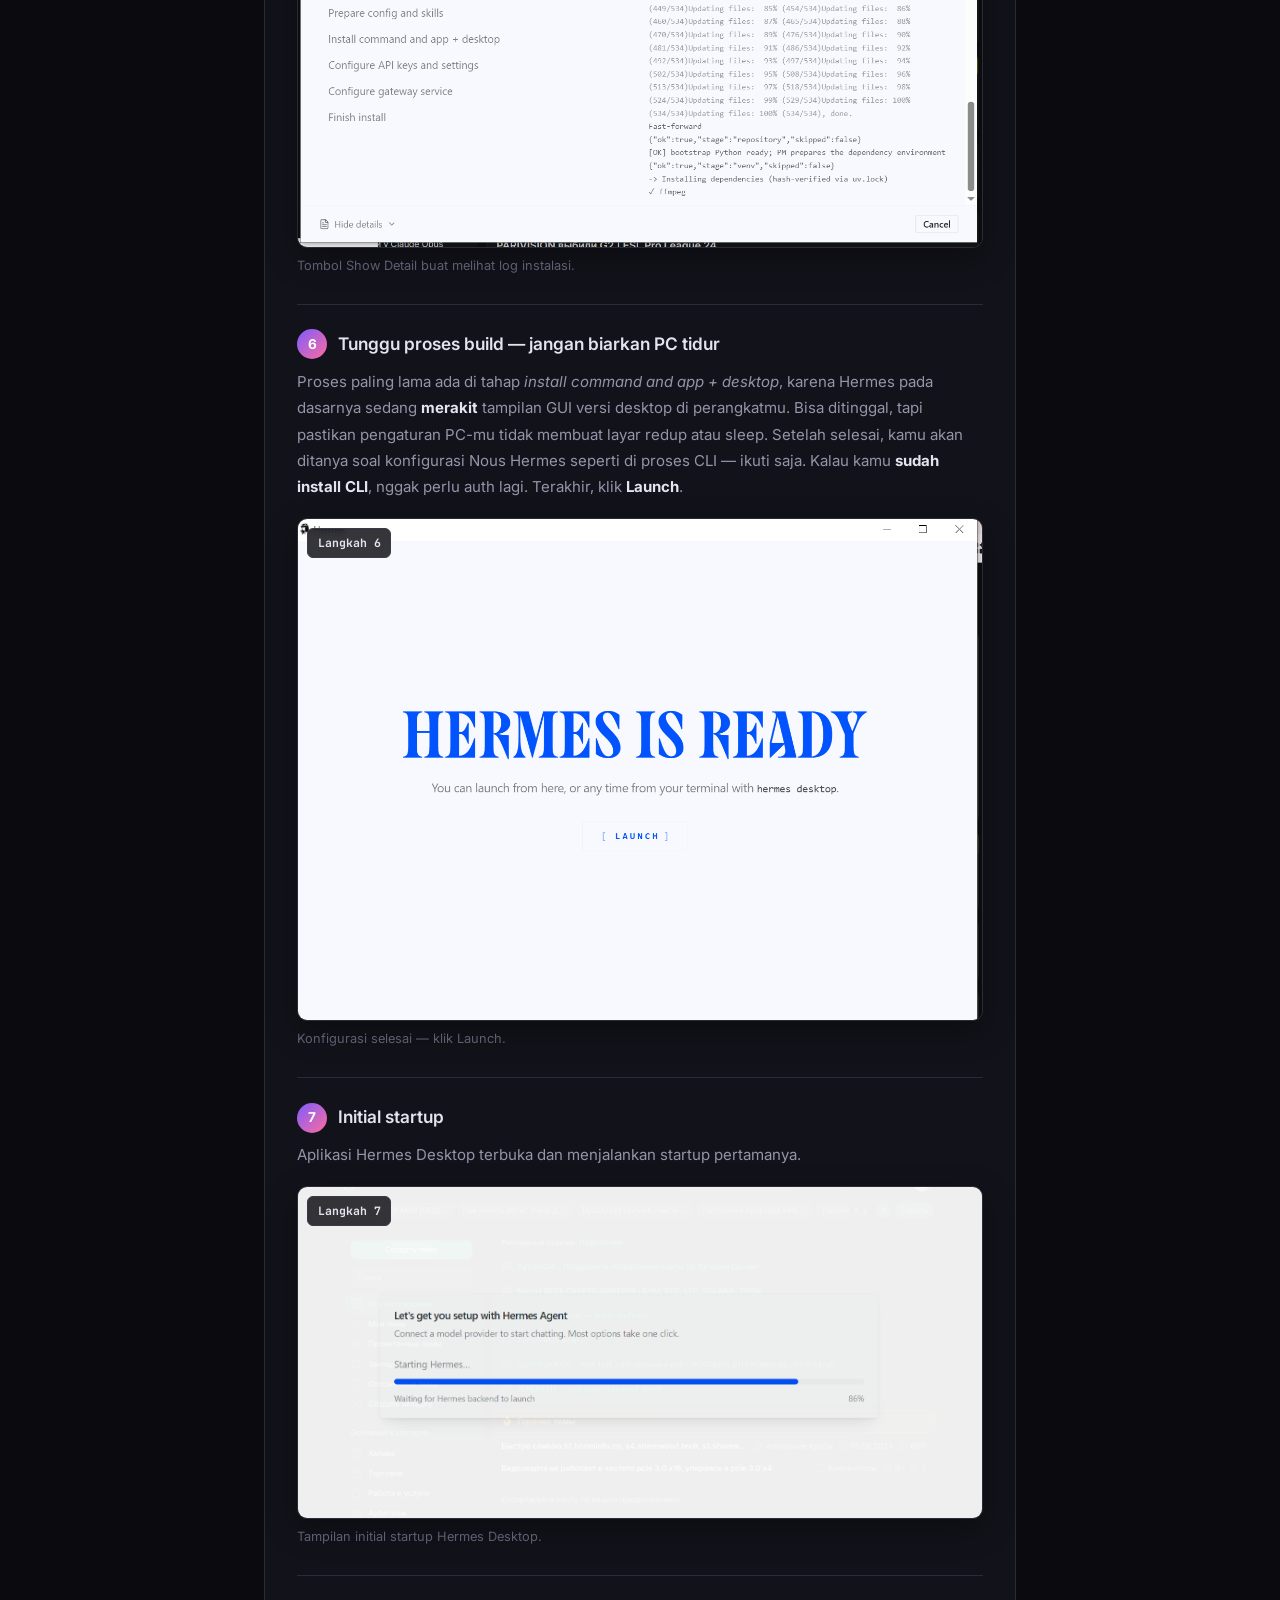
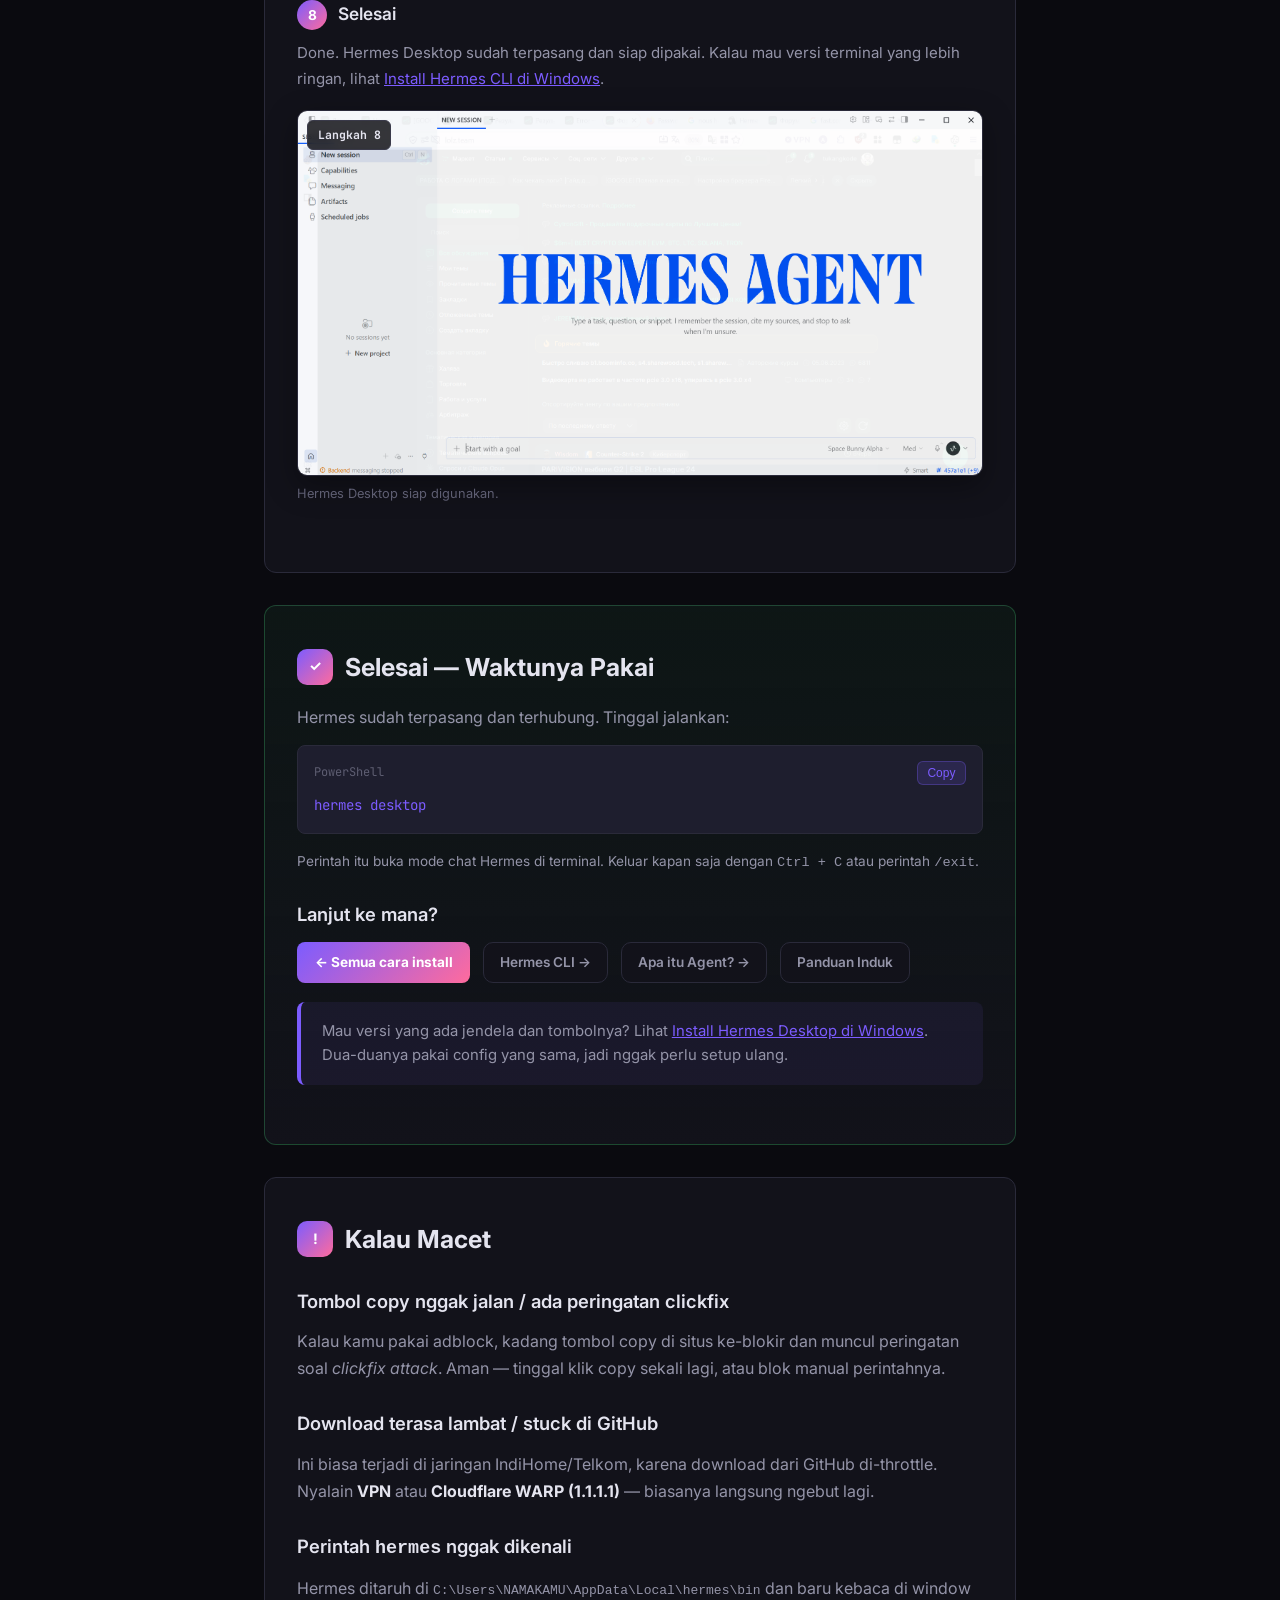
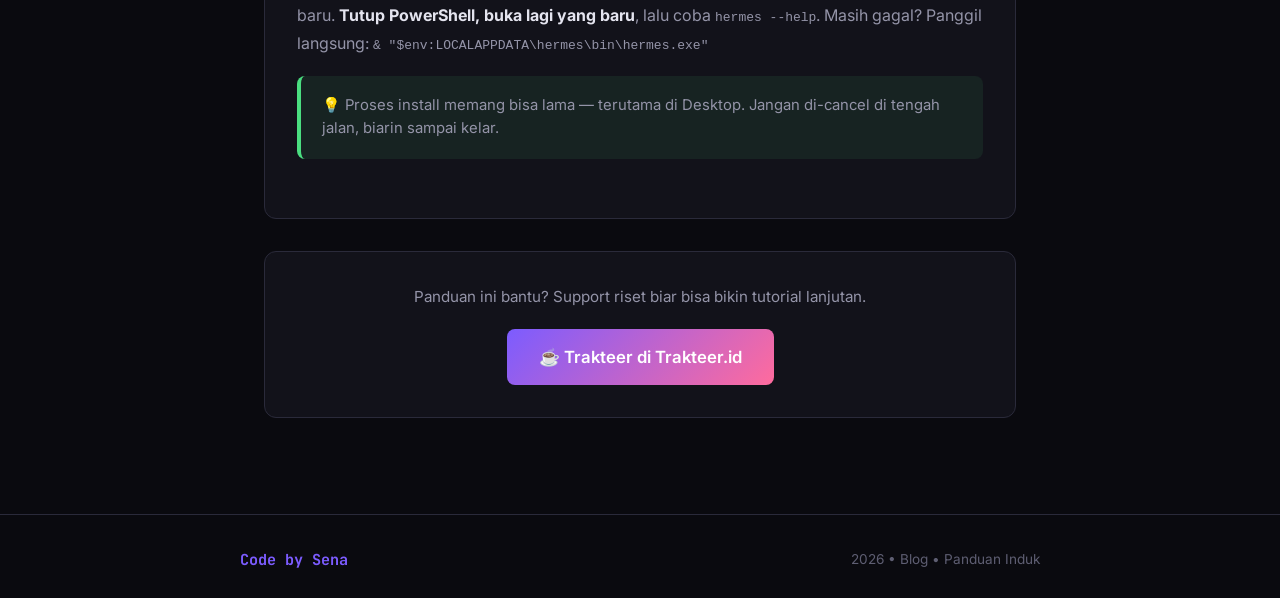
<file: panduan-induk/install-hermes-agent/windows-desktop/index.html>
<!DOCTYPE html>
<html lang="id">
<head>
    <meta charset="UTF-8">
    <meta name="viewport" content="width=device-width, initial-scale=1.0">
    <title>Install Hermes Desktop di Windows — Step by Step | Tukang Code</title>
    <meta name="description" content="Panduan bergambar install Hermes Agent versi Desktop di Windows: download installer resmi, jalankan, pantau log lewat Show Detail, sampai aplikasi jalan.">
    <meta name="color-scheme" content="dark">
    <link rel="preconnect" href="https://fonts.googleapis.com">
    <link href="https://fonts.googleapis.com/css2?family=JetBrains+Mono:wght@400;700&family=Inter:wght@300;400;600;700;900&display=swap" rel="stylesheet">
    <link rel="stylesheet" href="../../style.css">
    <link rel="stylesheet" href="../style.css">
</head>
<body>

<header class="site-header">
    <div class="header-inner">
        <a href="../../../index.html" class="logo"><span class="logo-icon">&lt;/&gt;</span><span class="logo-text">Tukang Code</span></a>
        <nav class="main-nav">
            <a href="../../../blog/index.html" class="nav-link">Blog</a>
            <a href="../../index.html" class="nav-link active">Panduan Induk</a>
            <a href="../../../portfolio.html" class="nav-link">Portfolio</a>
        </nav>
    </div>
</header>

<section class="pi-hero" style="padding-bottom:1.2rem">
    <div class="pi-hero-inner">
        <a href="../index.html" class="back-link">&larr; Kembali ke Panduan Install Hermes</a>
        <span class="pi-kicker">PANDUAN INDUK &bull; INSTALL &bull; WINDOWS</span>
        <h1>Install Hermes Desktop<br>di Windows</h1>
        <p class="pi-sub">Versi aplikasi &mdash; ada jendela, tombol, dan menu. Prosesnya lurus banget, tinggal ikuti screenshot-nya.</p>
        <div class="hero-tags" style="justify-content:center; margin-top:1rem">
            <span class="tag">Hermes</span><span class="tag">Windows</span><span class="tag">Desktop</span><span class="tag">Screenshot Asli</span>
        </div>
    </div>
</section>

<nav class="toc" id="toc">
    <div class="toc-inner">
        <span class="toc-label">Daftar Isi</span>
        <div class="toc-links">
            <a href="#syarat">Syarat</a>
            <a href="#langkah">Langkah-langkah</a>
            <a href="#selesai">Selesai &amp; Tes</a>
            <a href="#macet">Kalau Macet</a>
        </div>
    </div>
</nav>

<main class="container">

    <div class="warning-box">
        <strong>&#9888;&#65039; Disclaimer.</strong>
        Tutorial ini gabungan tulisan manusia + bantuan AI buat desain halamannya, jadi bisa saja ada salah tulis atau langkah yang kurang pas.
        Selalu <strong>backup data</strong> dulu sebelum install atau ubah apa pun, dan cocokkan dengan
        <a href="https://hermes-agent.nousresearch.com/docs" target="_blank" rel="noopener">dokumentasi resmi</a>.
    </div>

    <section id="syarat" class="card pi-highlight">
        <h2><span class="step">1</span> Sebelum Mulai &mdash; Cek Syaratnya</h2>
        <p class="section-desc">Nggak perlu PC mahal. Yang penting OS-nya masih didukung dan ada ruang disk.</p>
        <div class="summary-table">
            <div class="summary-row head"><span>Komponen</span><span>Minimal</span><span>Catatan</span></div>
            <div class="summary-row"><span><strong>Windows</strong></span><span>10 LTSC &ndash; 11 (versi terbaru)</span><span>Semua edisi jalan: Home, Pro, LTSC</span></div>
            <div class="summary-row"><span><strong>Disk</strong></span><span>2 GB + 3 GB ekstra</span><span>2 GB buat Hermes, 3 GB buat tool &amp; dependensi</span></div>
            <div class="summary-row"><span><strong>RAM</strong></span><span>4 GB (CLI) / 8 GB (Desktop)</span><span>4 GB masih bisa buat Desktop, tapi proses build lama</span></div>
            <div class="summary-row"><span><strong>Jaringan</strong></span><span>VPN atau Cloudflare WARP</span><span>Buat ngatasin throttle GitHub (dibahas di bawah)</span></div>
        </div>
        <p class="muted-sm">Selama PC-nya nggak terlalu tua &mdash; misal i3-2100 &mdash; dan masih bisa jalanin Windows 10, Hermes harusnya bisa dipasang dan dipakai.</p>
        <div class="warning-box">
            <strong>&#128274; Cuma install dari sumber resmi.</strong><br>
            <code>https://hermes-agent.nousresearch.com</code> atau GitHub resmi <code>https://github.com/NousResearch/hermes-agent</code>.
            Di luar itu bukan tempat resmi &mdash; berisiko kena malware.
        </div>
    </section>

    <section id="langkah" class="card">
        <h2><span class="step">2</span> Langkah demi Langkah</h2>
        <p class="section-desc">Install Hermes Desktop itu <em>straightforward</em> &mdash; delapan langkah, nggak ada yang ribet. Screenshot diambil dari proses install aslinya.</p>
        <div class="step-block">
            <h3><span class="step-num">1</span> Download installer dari situs resmi</h3>
            <p>Buka situs Nous Hermes, lalu klik <strong>Download For Windows</strong>. Pastikan kamu ambil dari <code>hermes-agent.nousresearch.com</code> atau GitHub resmi <code>NousResearch/hermes-agent</code> &mdash; jangan dari link random atau mirror yang nggak dikenal.</p>
<figure class="shot"><span class="shot-num">Langkah 1</span><img src="images/01-download-windows.png" alt="Download installer dari situs resmi" loading="lazy"><figcaption>Tombol Download For Windows di situs resmi.</figcaption></figure>        </div>
        <div class="step-block">
            <h3><span class="step-num">2</span> Cari file installer-nya</h3>
            <p>Pergi ke folder Download, temukan file installer Hermes Agent, lalu jalankan (double-click).</p>
<figure class="shot"><span class="shot-num">Langkah 2</span><img src="images/02-file-installer.png" alt="Cari file installer-nya" loading="lazy"><figcaption>File installer Hermes Agent di folder Download.</figcaption></figure>        </div>
        <div class="step-block">
            <h3><span class="step-num">3</span> Klik Install</h3>
            <p>Jendela installer terbuka &mdash; klik <strong>Install</strong> dan biarkan prosesnya jalan.</p>
<figure class="shot"><span class="shot-num">Langkah 3</span><img src="images/03-klik-install.png" alt="Klik Install" loading="lazy"><figcaption>Tombol Install di jendela installer Hermes.</figcaption></figure>        </div>
        <div class="step-block">
            <h3><span class="step-num">4</span> Download dependency (bisa lambat)</h3>
            <p>Sama seperti versi CLI, installer ini mengunduh dependensi dari GitHub yang juga di-throttle di jaringan IndiHome. Kalau lambat, nyalain <strong>VPN</strong> atau <strong>WARP 1.1.1.1</strong>.</p>
<figure class="shot"><span class="shot-num">Langkah 4</span><img src="images/04-download-dependency.png" alt="Download dependency (bisa lambat)" loading="lazy"><figcaption>Proses download dependensi dari GitHub.</figcaption></figure>        </div>
        <div class="step-block">
            <h3><span class="step-num">5</span> Pantau progress lewat Show Detail</h3>
            <p>Ada satu hal yang bisa kamu lakukan buat mengecek progress instalasi: klik tombol <strong>Show Detail</strong>. Di situ keliatan log lengkap apa yang sedang diproses.</p>
<figure class="shot"><span class="shot-num">Langkah 5</span><img src="images/05-show-detail.png" alt="Pantau progress lewat Show Detail" loading="lazy"><figcaption>Tombol Show Detail buat melihat log instalasi.</figcaption></figure>        </div>
        <div class="step-block">
            <h3><span class="step-num">6</span> Tunggu proses build &mdash; jangan biarkan PC tidur</h3>
            <p>Proses paling lama ada di tahap <em>install command and app + desktop</em>, karena Hermes pada dasarnya sedang <strong>merakit</strong> tampilan GUI versi desktop di perangkatmu. Bisa ditinggal, tapi pastikan pengaturan PC-mu tidak membuat layar redup atau sleep. Setelah selesai, kamu akan ditanya soal konfigurasi Nous Hermes seperti di proses CLI &mdash; ikuti saja. Kalau kamu <strong>sudah install CLI</strong>, nggak perlu auth lagi. Terakhir, klik <strong>Launch</strong>.</p>
<figure class="shot"><span class="shot-num">Langkah 6</span><img src="images/06-konfig-dan-launch.png" alt="Tunggu proses build &mdash; jangan biarkan PC tidur" loading="lazy"><figcaption>Konfigurasi selesai — klik Launch.</figcaption></figure>        </div>
        <div class="step-block">
            <h3><span class="step-num">7</span> Initial startup</h3>
            <p>Aplikasi Hermes Desktop terbuka dan menjalankan startup pertamanya.</p>
<figure class="shot"><span class="shot-num">Langkah 7</span><img src="images/07-initial-startup.png" alt="Initial startup" loading="lazy"><figcaption>Tampilan initial startup Hermes Desktop.</figcaption></figure>        </div>
        <div class="step-block">
            <h3><span class="step-num">8</span> Selesai</h3>
            <p>Done. Hermes Desktop sudah terpasang dan siap dipakai. Kalau mau versi terminal yang lebih ringan, lihat <a href="../windows-cli/index.html">Install Hermes CLI di Windows</a>.</p>
<figure class="shot"><span class="shot-num">Langkah 8</span><img src="images/08-done.png" alt="Selesai" loading="lazy"><figcaption>Hermes Desktop siap digunakan.</figcaption></figure>        </div>
    </section>

    <section id="selesai" class="card pi-highlight">
        <h2><span class="step">&#10003;</span> Selesai &mdash; Waktunya Pakai</h2>
        <p>Hermes sudah terpasang dan terhubung. Tinggal jalankan:</p>
        <div class="code-block">
            <div class="code-head"><span>PowerShell</span><button class="copy-btn" data-copy="hermes">Copy</button></div>
            <code>hermes desktop</code>
        </div>
        <p class="muted-sm">Perintah itu buka mode chat Hermes di terminal. Keluar kapan saja dengan <code>Ctrl + C</code> atau perintah <code>/exit</code>.</p>

        <h3>Lanjut ke mana?</h3>
        <div class="cols-2">
            <a href="../index.html" class="btn-primary sm">&larr; Semua cara install</a>
            <a href="../windows-cli/index.html" class="btn-ghost sm">Hermes CLI &rarr;</a>
            <a href="../../agentic/apa-itu-agent/index.html" class="btn-ghost sm">Apa itu Agent? &rarr;</a>
            <a href="../../index.html" class="btn-ghost sm">Panduan Induk</a>
        </div>
        <div class="note-box">Mau versi yang ada jendela dan tombolnya? Lihat <a href="../windows-desktop/index.html">Install Hermes Desktop di Windows</a>. Dua-duanya pakai config yang sama, jadi nggak perlu setup ulang.</div>
    </section>

    <section id="macet" class="card">
        <h2><span class="step">!</span> Kalau Macet</h2>

        <h3>Tombol copy nggak jalan / ada peringatan clickfix</h3>
        <p>Kalau kamu pakai adblock, kadang tombol copy di situs ke-blokir dan muncul peringatan soal <em>clickfix attack</em>.
        Aman &mdash; tinggal klik copy sekali lagi, atau blok manual perintahnya.</p>

        <h3>Download terasa lambat / stuck di GitHub</h3>
        <p>Ini biasa terjadi di jaringan IndiHome/Telkom, karena download dari GitHub di-throttle.
        Nyalain <strong>VPN</strong> atau <strong>Cloudflare WARP (1.1.1.1)</strong> &mdash; biasanya langsung ngebut lagi.</p>

        <h3>Perintah <code>hermes</code> nggak dikenali</h3>
        <p>Hermes ditaruh di <code>C:\Users\NAMAKAMU\AppData\Local\hermes\bin</code> dan baru kebaca di window baru.
        <strong>Tutup PowerShell, buka lagi yang baru</strong>, lalu coba <code>hermes --help</code>.
        Masih gagal? Panggil langsung: <code>&amp; "$env:LOCALAPPDATA\hermes\bin\hermes.exe"</code></p>

        <div class="tip-box">&#128161; Proses install memang bisa lama &mdash; terutama di Desktop. Jangan di-cancel di tengah jalan, biarin sampai kelar.</div>
    </section>

    <section class="support-box">
        <p>Panduan ini bantu? Support riset biar bisa bikin tutorial lanjutan.</p>
        <a href="https://trakteer.id/tukangcode" target="_blank" class="btn-link support-btn">&#9749; Trakteer di Trakteer.id</a>
    </section>

</main>

<footer>
    <div class="footer-inner">
        <p class="footer-credit">Code by Sena</p>
        <p class="footer-year">2026 &bull; <a href="../../../blog/index.html">Blog</a> &bull; <a href="../../index.html">Panduan Induk</a></p>
    </div>
</footer>

<button class="scroll-top" id="scrollTop" aria-label="Scroll to top">&uarr;</button>
<script src="../script.js"></script>
</body>
</html>
</file>
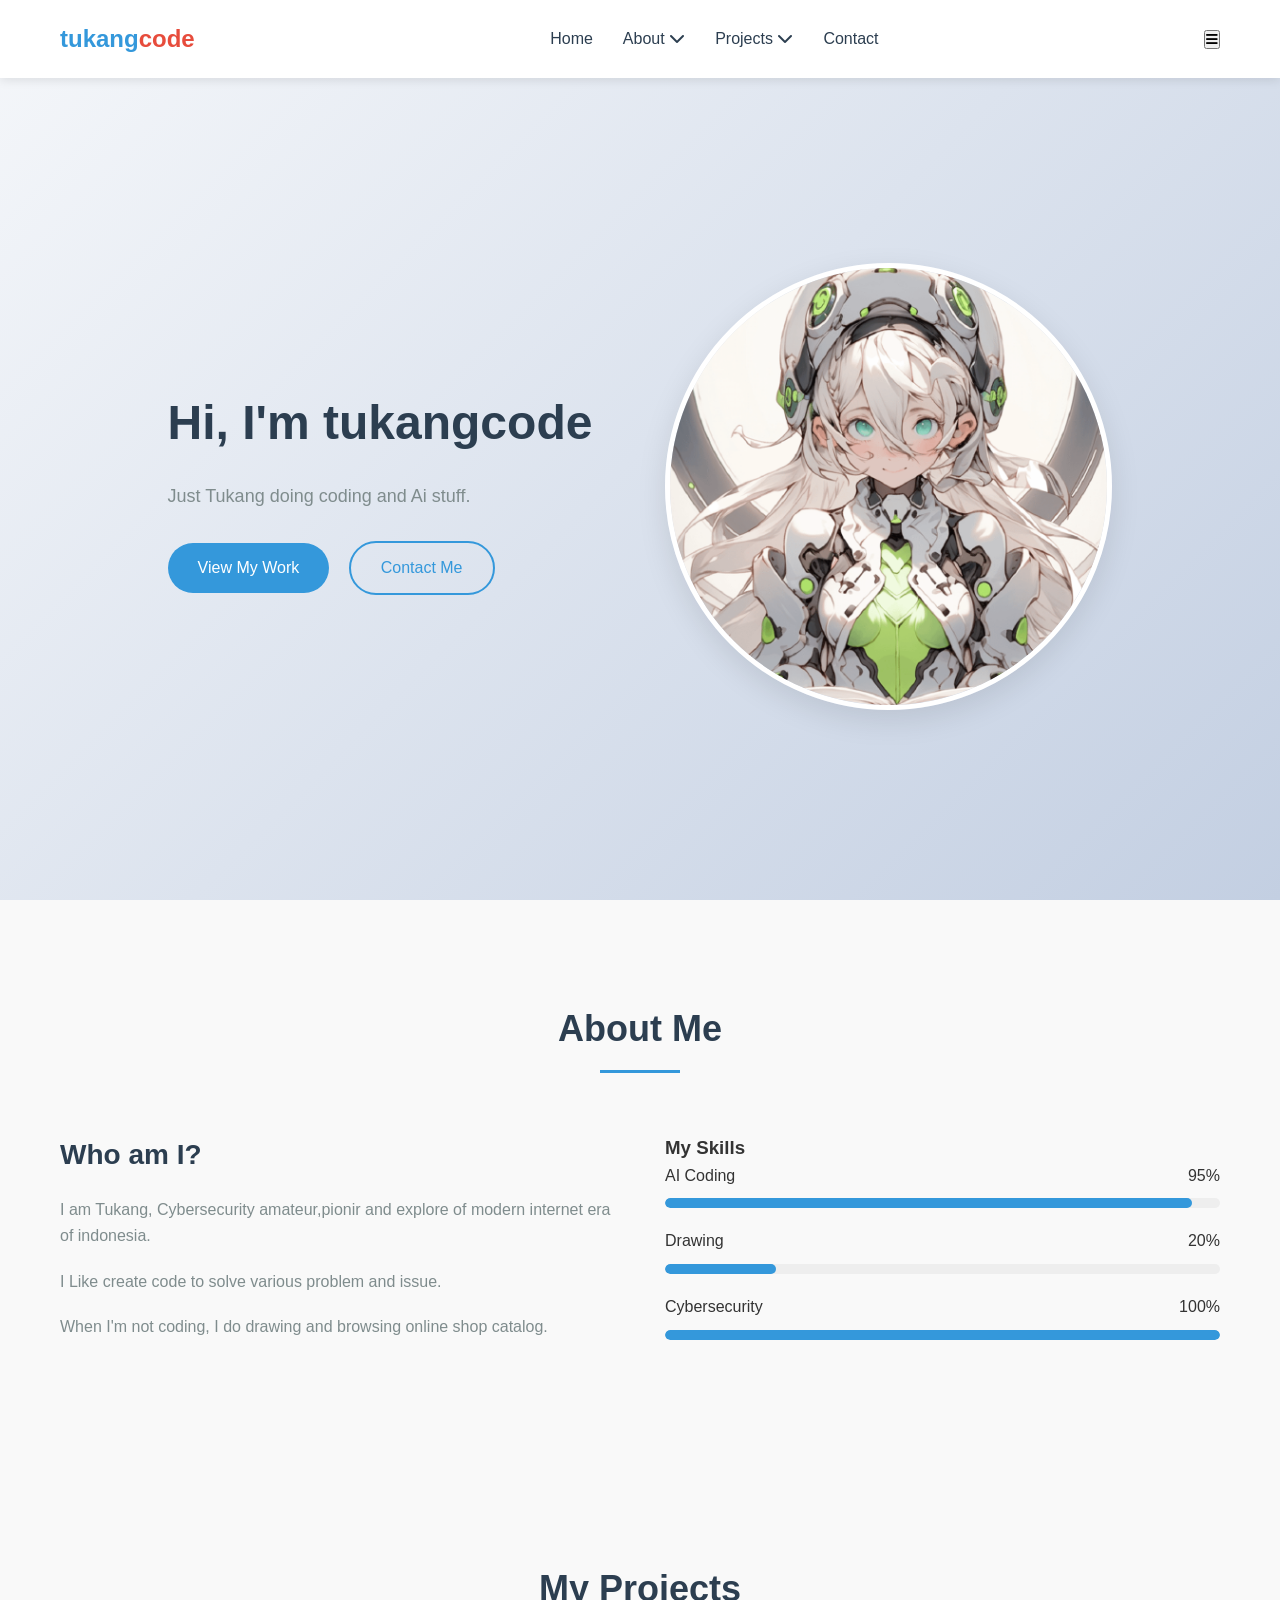
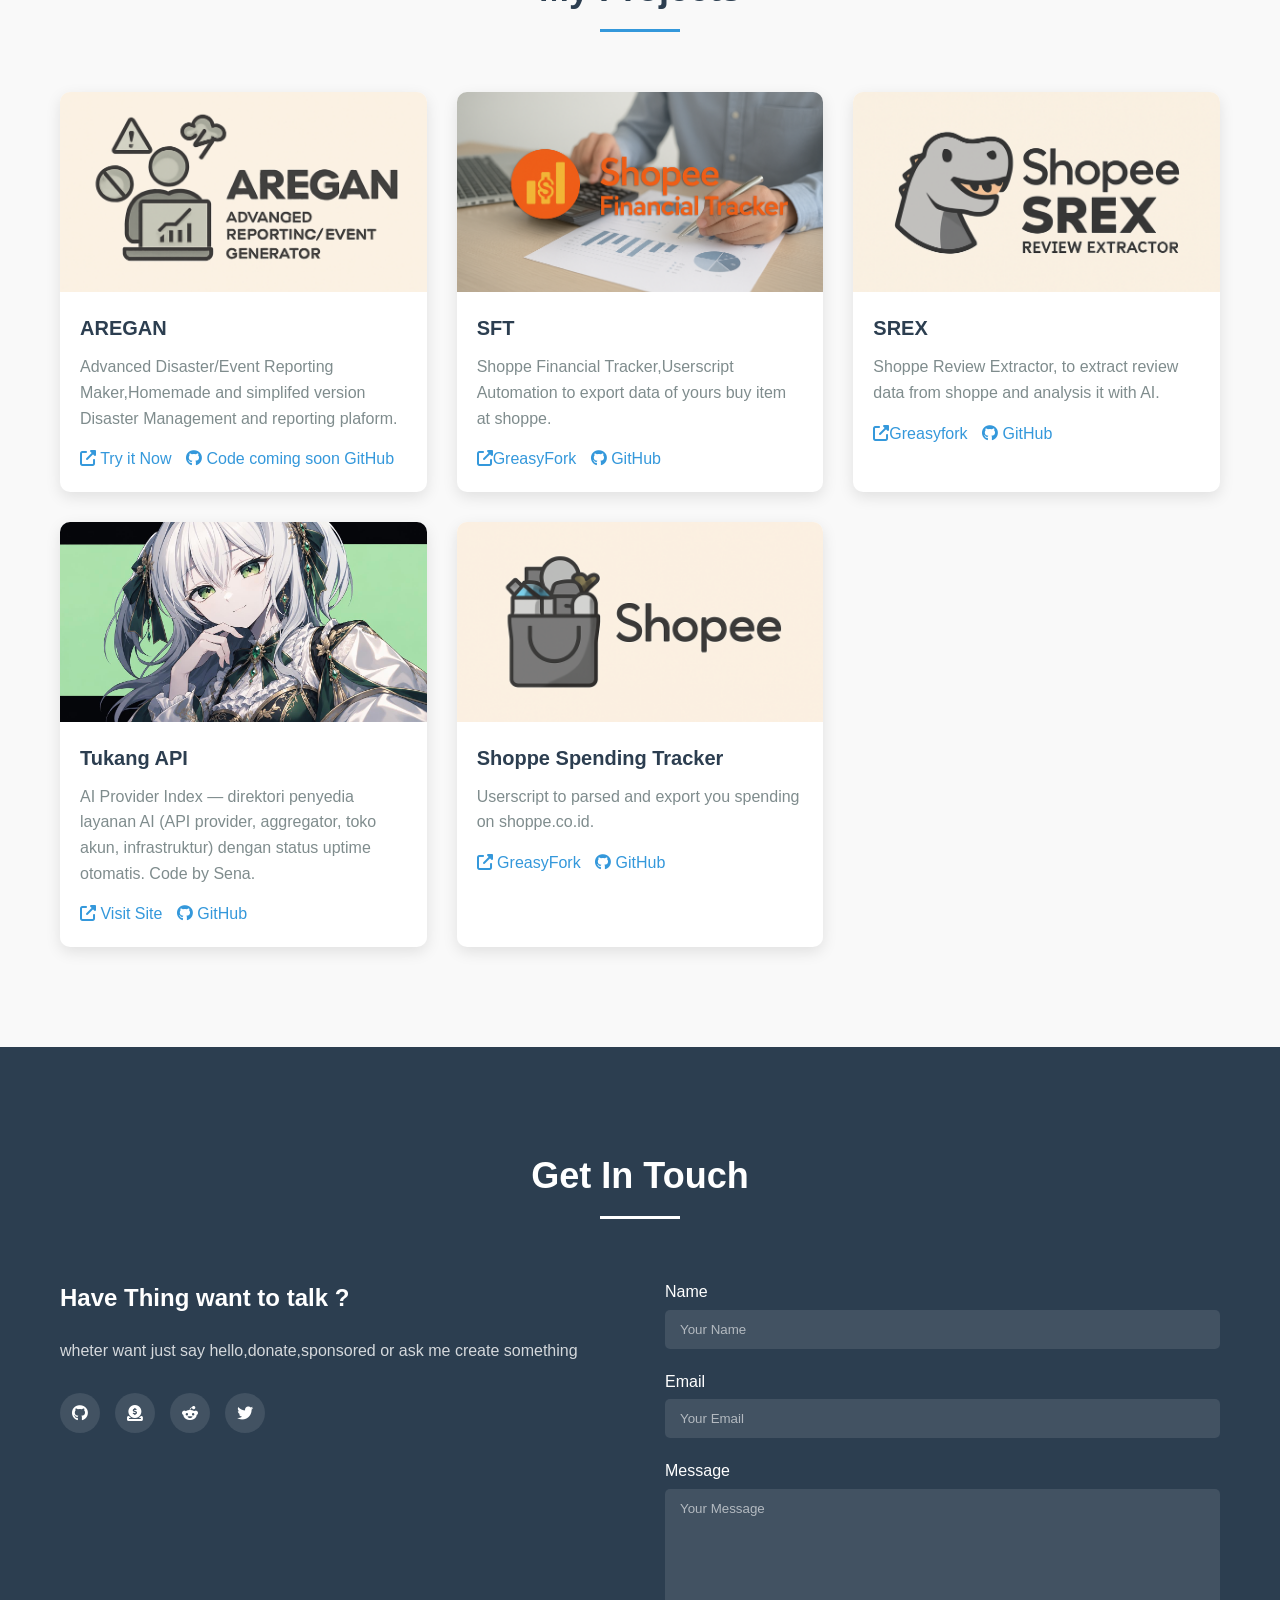
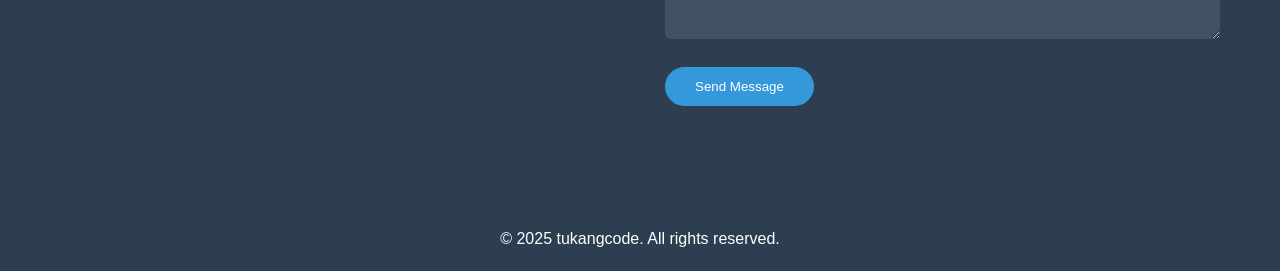
<file: portfolio.html>
<!DOCTYPE html>
<html lang="en">
<head>
    <meta charset="UTF-8">
    <meta name="viewport" content="width=device-width, initial-scale=1.0">
    <title>tukangcode | Tukang Coding</title>
    <link rel="stylesheet" href="https://cdnjs.cloudflare.com/ajax/libs/font-awesome/6.4.0/css/all.min.css">
    <style>
        :root {
            --primary-color: #3498db;
            --secondary-color: #2c3e50;
            --accent-color: #e74c3c;
            --light-color: #ecf0f1;
            --dark-color: #2c3e50;
            --text-color: #333;
            --text-light: #7f8c8d;
        }

        * {
            margin: 0;
            padding: 0;
            box-sizing: border-box;
            font-family: 'Segoe UI', Tahoma, Geneva, Verdana, sans-serif;
        }

        body {
            line-height: 1.6;
            color: var(--text-color);
            background-color: #f9f9f9;
        }

        .container {
            max-width: 1200px;
            margin: 0 auto;
            padding: 0 20px;
        }

        /* Header & Navigation */
        header {
            background-color: white;
            box-shadow: 0 2px 10px rgba(0, 0, 0, 0.1);
            position: fixed;
            width: 100%;
            top: 0;
            z-index: 1000;
        }

        nav {
            display: flex;
            justify-content: space-between;
            align-items: center;
            padding: 20px 0;
        }

        .logo {
            font-size: 24px;
            font-weight: 700;
            color: var(--primary-color);
            text-decoration: none;
        }

        .logo span {
            color: var(--accent-color);
        }

        .nav-links {
            display: flex;
            list-style: none;
        }

        .nav-links li {
            position: relative;
            margin-left: 30px;
        }

        .nav-links a {
            text-decoration: none;
            color: var(--dark-color);
            font-weight: 500;
            transition: color 0.3s;
        }

        .nav-links a:hover {
            color: var(--primary-color);
        }

        /* Dropdown Menu */
        .dropdown {
            position: relative;
        }

        .dropdown-content {
            display: none;
            position: absolute;
            top: 100%;
            left: 0;
            background-color: white;
            min-width: 200px;
            box-shadow: 0 8px 16px rgba(0, 0, 0, 0.1);
            border-radius: 5px;
            z-index: 1;
            opacity: 0;
            transform: translateY(-10px);
            transition: all 0.3s ease;
        }

        .dropdown:hover .dropdown-content {
            display: block;
            opacity: 1;
            transform: translateY(0);
        }

        .dropdown-content a {
            color: var(--text-color);
            padding: 12px 16px;
            display: block;
            border-bottom: 1px solid #eee;
        }

        .dropdown-content a:hover {
            background-color: #f5f5f5;
            color: var(--primary-color);
        }

        /* Hero Section */
        .hero {
            height: 100vh;
            display: flex;
            align-items: center;
            background: linear-gradient(135deg, #f5f7fa 0%, #c3cfe2 100%);
            padding-top: 80px;
        }

        .hero-content {
            display: flex;
            align-items: center;
            justify-content: space-between;
        }

        .hero-text {
            flex: 1;
            padding-right: 50px;
        }

        .hero-image {
            flex: 1;
            text-align: center;
        }

        .hero-image img {
            max-width: 100%;
            border-radius: 50%;
            box-shadow: 0 10px 30px rgba(0, 0, 0, 0.1);
            border: 5px solid white;
        }

        h1 {
            font-size: 48px;
            margin-bottom: 20px;
            color: var(--secondary-color);
        }

        .hero p {
            font-size: 18px;
            color: var(--text-light);
            margin-bottom: 30px;
        }

        .btn {
            display: inline-block;
            background-color: var(--primary-color);
            color: white;
            padding: 12px 30px;
            border-radius: 50px;
            text-decoration: none;
            font-weight: 500;
            transition: all 0.3s;
            border: none;
            cursor: pointer;
        }

        .btn:hover {
            background-color: var(--accent-color);
            transform: translateY(-3px);
            box-shadow: 0 10px 20px rgba(0, 0, 0, 0.1);
        }

        .btn-outline {
            background-color: transparent;
            border: 2px solid var(--primary-color);
            color: var(--primary-color);
            margin-left: 15px;
        }

        .btn-outline:hover {
            background-color: var(--primary-color);
            color: white;
        }

        /* About Section */
        .section {
            padding: 100px 0;
        }

        .section-title {
            text-align: center;
            margin-bottom: 60px;
        }

        .section-title h2 {
            font-size: 36px;
            color: var(--secondary-color);
            position: relative;
            display: inline-block;
            padding-bottom: 15px;
        }

        .section-title h2::after {
            content: '';
            position: absolute;
            bottom: 0;
            left: 50%;
            transform: translateX(-50%);
            width: 80px;
            height: 3px;
            background-color: var(--primary-color);
        }

        .about-content {
            display: flex;
            align-items: center;
            gap: 50px;
        }

        .about-text {
            flex: 1;
        }

        .about-text h3 {
            font-size: 28px;
            margin-bottom: 20px;
            color: var(--secondary-color);
        }

        .about-text p {
            margin-bottom: 20px;
            color: var(--text-light);
        }

        .skills {
            flex: 1;
        }

        .skill-item {
            margin-bottom: 20px;
        }

        .skill-name {
            display: flex;
            justify-content: space-between;
            margin-bottom: 10px;
        }

        .skill-bar {
            height: 10px;
            background-color: #eee;
            border-radius: 5px;
            overflow: hidden;
        }

        .skill-progress {
            height: 100%;
            background-color: var(--primary-color);
            border-radius: 5px;
        }

        /* Projects Section */
        .projects-grid {
            display: grid;
            grid-template-columns: repeat(auto-fill, minmax(300px, 1fr));
            gap: 30px;
        }

        .project-card {
            background-color: white;
            border-radius: 10px;
            overflow: hidden;
            box-shadow: 0 5px 15px rgba(0, 0, 0, 0.1);
            transition: transform 0.3s, box-shadow 0.3s;
        }

        .project-card:hover {
            transform: translateY(-10px);
            box-shadow: 0 15px 30px rgba(0, 0, 0, 0.15);
        }

        .project-image {
            height: 200px;
            overflow: hidden;
        }

        .project-image img {
            width: 100%;
            height: 100%;
            object-fit: cover;
            transition: transform 0.5s;
        }

        .project-card:hover .project-image img {
            transform: scale(1.1);
        }

        .project-info {
            padding: 20px;
        }

        .project-info h3 {
            font-size: 20px;
            margin-bottom: 10px;
            color: var(--secondary-color);
        }

        .project-info p {
            color: var(--text-light);
            margin-bottom: 15px;
        }

        .project-links a {
            display: inline-block;
            margin-right: 10px;
            color: var(--primary-color);
            text-decoration: none;
            font-weight: 500;
        }

        .project-links a:hover {
            text-decoration: underline;
        }

        /* Contact Section */
        .contact {
            background-color: var(--secondary-color);
            color: white;
        }

        .contact .section-title h2 {
            color: white;
        }

        .contact .section-title h2::after {
            background-color: white;
        }

        .contact-content {
            display: flex;
            gap: 50px;
        }

        .contact-info {
            flex: 1;
        }

        .contact-info h3 {
            font-size: 24px;
            margin-bottom: 20px;
        }

        .contact-info p {
            margin-bottom: 30px;
            opacity: 0.8;
        }

        .social-links {
            display: flex;
            gap: 15px;
        }

        .social-links a {
            display: flex;
            align-items: center;
            justify-content: center;
            width: 40px;
            height: 40px;
            background-color: rgba(255, 255, 255, 0.1);
            border-radius: 50%;
            color: white;
            text-decoration: none;
            transition: all 0.3s;
        }

        .social-links a:hover {
            background-color: var(--primary-color);
            transform: translateY(-5px);
        }

        .contact-form {
            flex: 1;
        }

        .form-group {
            margin-bottom: 20px;
        }

        .form-group label {
            display: block;
            margin-bottom: 5px;
            font-weight: 500;
        }

        .form-group input,
        .form-group textarea {
            width: 100%;
            padding: 12px 15px;
            border: none;
            border-radius: 5px;
            background-color: rgba(255, 255, 255, 0.1);
            color: white;
        }

        .form-group textarea {
            height: 150px;
            resize: vertical;
        }

        ::placeholder {
            color: rgba(255, 255, 255, 0.6);
        }

        /* Footer */
        footer {
            background-color: var(--dark-color);
            color: white;
            text-align: center;
            padding: 20px 0;
        }

        /* Responsive Design */
        @media (max-width: 768px) {
            .hero-content, .about-content, .contact-content {
                flex-direction: column;
            }

            .hero-text {
                padding-right: 0;
                margin-bottom: 40px;
                text-align: center;
            }

            .nav-links {
                display: none;
            }

            .mobile-menu-btn {
                display: block;
                font-size: 24px;
                color: var(--dark-color);
                background: none;
                border: none;
                cursor: pointer;
            }

            h1 {
                font-size: 36px;
            }
        }
    </style>
</head>
<body>
    <!-- Header & Navigation -->
    <header>
        <div class="container">
            <nav>
                <a href="iamges/logo" class="logo">tukang<span>code</span></a>
                <ul class="nav-links">
                    <li><a href="#home">Home</a></li>
                    <li class="dropdown">
                        <a href="#about">About <i class="fas fa-chevron-down"></i></a>
                        <div class="dropdown-content">
                            <a href="#about">About Me</a>
                            <a href="#skills">Skills</a>
                            <a href="#experience">Experience</a>
                        </div>
                    </li>
                    <li class="dropdown">
                        <a href="#projects">Projects <i class="fas fa-chevron-down"></i></a>
                        <div class="dropdown-content">
                            <a href="#projects">All Projects</a>
    
                        </div>
                    </li>
                    <li><a href="#contact">Contact</a></li>
                </ul>
                <button class="mobile-menu-btn">
                    <i class="fas fa-bars"></i>
                </button>
            </nav>
        </div>
    </header>

    <!-- Hero Section -->
    <section class="hero" id="home">
        <div class="container">
            <div class="hero-content">
                <div class="hero-text">
                    <h1>Hi, I'm tukangcode</h1>
                    <p>Just Tukang doing coding and Ai stuff.</p>
                    <div class="hero-buttons">
                        <a href="#projects" class="btn">View My Work</a>
                        <a href="#contact" class="btn btn-outline">Contact Me</a>
                    </div>
                </div>
                <div class="hero-image">
                    <img src="images/homepage.png" alt="tukangcode">
                </div>
            </div>
        </div>
    </section>

    <!-- About Section -->
    <section class="section" id="about">
        <div class="container">
            <div class="section-title">
                <h2>About Me</h2>
            </div>
            <div class="about-content">
                <div class="about-text">
                    <h3>Who am I?</h3>
                    <p> I am Tukang, Cybersecurity amateur,pionir and explore of modern internet era of indonesia.</p>
                    <p>I Like create code to solve various problem and issue.</p>
                    <p>When I'm not coding, I do drawing and browsing online shop catalog.</p>
                </div>
                <div class="skills" id="skills">
                    <h3>My Skills</h3>
                    <div class="skill-item">
                        <div class="skill-name">
                            <span>AI Coding</span>
                            <span>95%</span>
                        </div>
                        <div class="skill-bar">
                            <div class="skill-progress" style="width: 95%;"></div>
                        </div>
                    </div>
                    <div class="skill-item">
                        <div class="skill-name">
                            <span>Drawing</span>
                            <span>20%</span>
                        </div>
                        <div class="skill-bar">
                            <div class="skill-progress" style="width: 20%;"></div>
                        </div>
                    </div>
                    <div class="skill-item">
                        <div class="skill-name">
                            <span> Cybersecurity</span>
                            <span>100%</span>
                        </div>
                        <div class="skill-bar">
                            <div class="skill-progress" style="width: 100%;"></div>
                        </div>
                    </div>
                </div>
            </div>
        </div>
    </section>

    <!-- Projects Section -->
    <section class="section" id="projects">
        <div class="container">
            <div class="section-title">
                <h2>My Projects</h2>
            </div>
            <div class="projects-grid">
                <div class="project-card">
                    <div class="project-image">
                        <img src="images/aregan.png" alt="Project 1">
                    </div>
                    <div class="project-info">
                        <h3>AREGAN</h3>
                        <p>Advanced Disaster/Event Reporting Maker,Homemade and simplifed version Disaster Management and reporting plaform.</p>
                        <div class="project-links">
                            <a href="AREGAN.html" target="_blank"><i class="fas fa-external-link-alt"></i> Try it Now </a>
                            <a href="TBA" target="_blank"><i class="fab fa-github"></i> Code coming soon GitHub</a>
                        </div>
                    </div>
                </div>
                <div class="project-card">
                    <div class="project-image">
                        <img src="/images/sft.png" alt="Project 2">
                    </div>
                    <div class="project-info">
                        <h3>SFT</h3>
                        <p>Shoppe Financial Tracker,Userscript Automation to export data of yours buy item at shoppe.</p>
                        <div class="project-links">
                            <a href="https://greasyfork.org/en/scripts/540269-shopee-financial-tracker" target="_blank"><i class="fas fa-external-link-alt"></i>GreasyFork</a>
                            <a href="https://github.com/tukangcode/SFT-ID" target="_blank"><i class="fab fa-github"></i> GitHub</a>
                        </div>
                    </div>
                </div>
                <div class="project-card">
                    <div class="project-image">
                        <img src="images/srex.png" alt="Project 3">
                    </div>
                    <div class="project-info">
                        <h3>SREX</h3>
                        <p>Shoppe Review Extractor, to extract review data from shoppe and analysis it with AI.</p>
                        <div class="project-links">
                            <a href="https://greasyfork.org/en/scripts/540935-srex-shopee-review-extractor" target="_blank"><i class="fas fa-external-link-alt"></i>Greasyfork</a>
                            <a href="https://github.com/tukangcode/SREX" target="_blank"><i class="fab fa-github"></i> GitHub</a>
                        </div>
                    </div>
                </div>
                <div class="project-card">
                    <div class="project-image">
                        <img src="images/tukang-api.jpg" alt="Project 5 - Tukang API">
                    </div>
                    <div class="project-info">
                        <h3>Tukang API</h3>
                        <p>AI Provider Index — direktori penyedia layanan AI (API provider, aggregator, toko akun, infrastruktur) dengan status uptime otomatis. Code by Sena.</p>
                        <div class="project-links">
                            <a href="https://tukangcode.github.io/tukang-api/" target="_blank"><i class="fas fa-external-link-alt"></i> Visit Site </a>
                            <a href="https://github.com/tukangcode/tukang-api" target="_blank"><i class="fab fa-github"></i> GitHub</a>
                        </div>
                    </div>
                </div>
                <div class="project-card">
                    <div class="project-image">
                        <img src="images/sst.png" alt="Project 4">
                    </div>
                    <div class="project-info">
                        <h3>Shoppe Spending Tracker</h3>
                        <p>Userscript to parsed and export you spending on shoppe.co.id.</p>
                        <div class="project-links">
                            <a href="https://greasyfork.org/en/scripts/538963-sstracker-shopee-spending-tracker" target="_blank"><i class="fas fa-external-link-alt"></i> GreasyFork </a>
                            <a href="https://github.com/tukangcode/SSTracker" target="_blank"><i class="fab fa-github"></i> GitHub</a>
                        </div>
                    </div>
                </div>
            </div>
        </div>
    </section>

    <!-- Contact Section -->
    <section class="section contact" id="contact">
        <div class="container">
            <div class="section-title">
                <h2>Get In Touch</h2>
            </div>
            <div class="contact-content">
                <div class="contact-info">
                    <h3>Have Thing want to talk ?</h3>
                    <p> wheter want just say hello,donate,sponsored or ask me create something</p>
                    <div class="social-links">
                        <a href="https://github.com/tukangcode" target="_blank" title="GitHub"><i class="fab fa-github"></i></a>
                        <a href="https://trakteer.id/tukangcode" target="_blank" title="Trakteer"><i class="fas fa-donate"></i></a>
                        <a href="https://www.reddit.com/user/Merchant_Lawrence/" target="_blank" title="Reddit"><i class="fab fa-reddit-alien"></i></a>
                        <a href="https://x.com/SenaQifrey" target="_blank" title="X (Twitter)"><i class="fab fa-twitter"></i></a>
                    </div>
                </div>
                <div class="contact-form">
                    <form>
                        <div class="form-group">
                            <label for="name">Name</label>
                            <input type="text" id="name" placeholder="Your Name" required>
                        </div>
                        <div class="form-group">
                            <label for="email">Email</label>
                            <input type="email" id="email" placeholder="Your Email" required>
                        </div>
                        <div class="form-group">
                            <label for="message">Message</label>
                            <textarea id="message" placeholder="Your Message" required></textarea>
                        </div>
                        <button type="submit" class="btn">Send Message</button>
                    </form>
                </div>
            </div>
        </div>
    </section>

    <!-- Footer -->
    <footer>
        <div class="container">
            <p>&copy; 2025 tukangcode. All rights reserved.</p>
        </div>
    </footer>

    <script>
        // Simple JavaScript for mobile menu toggle
        document.querySelector('.mobile-menu-btn').addEventListener('click', function() {
            document.querySelector('.nav-links').classList.toggle('show');
        });

        // Smooth scrolling for anchor links
        document.querySelectorAll('a[href^="#"]').forEach(anchor => {
            anchor.addEventListener('click', function (e) {
                e.preventDefault();
                
                document.querySelector(this.getAttribute('href')).scrollIntoView({
                    behavior: 'smooth'
                });
            });
        });
    </script>
</body>
</html>
</file>
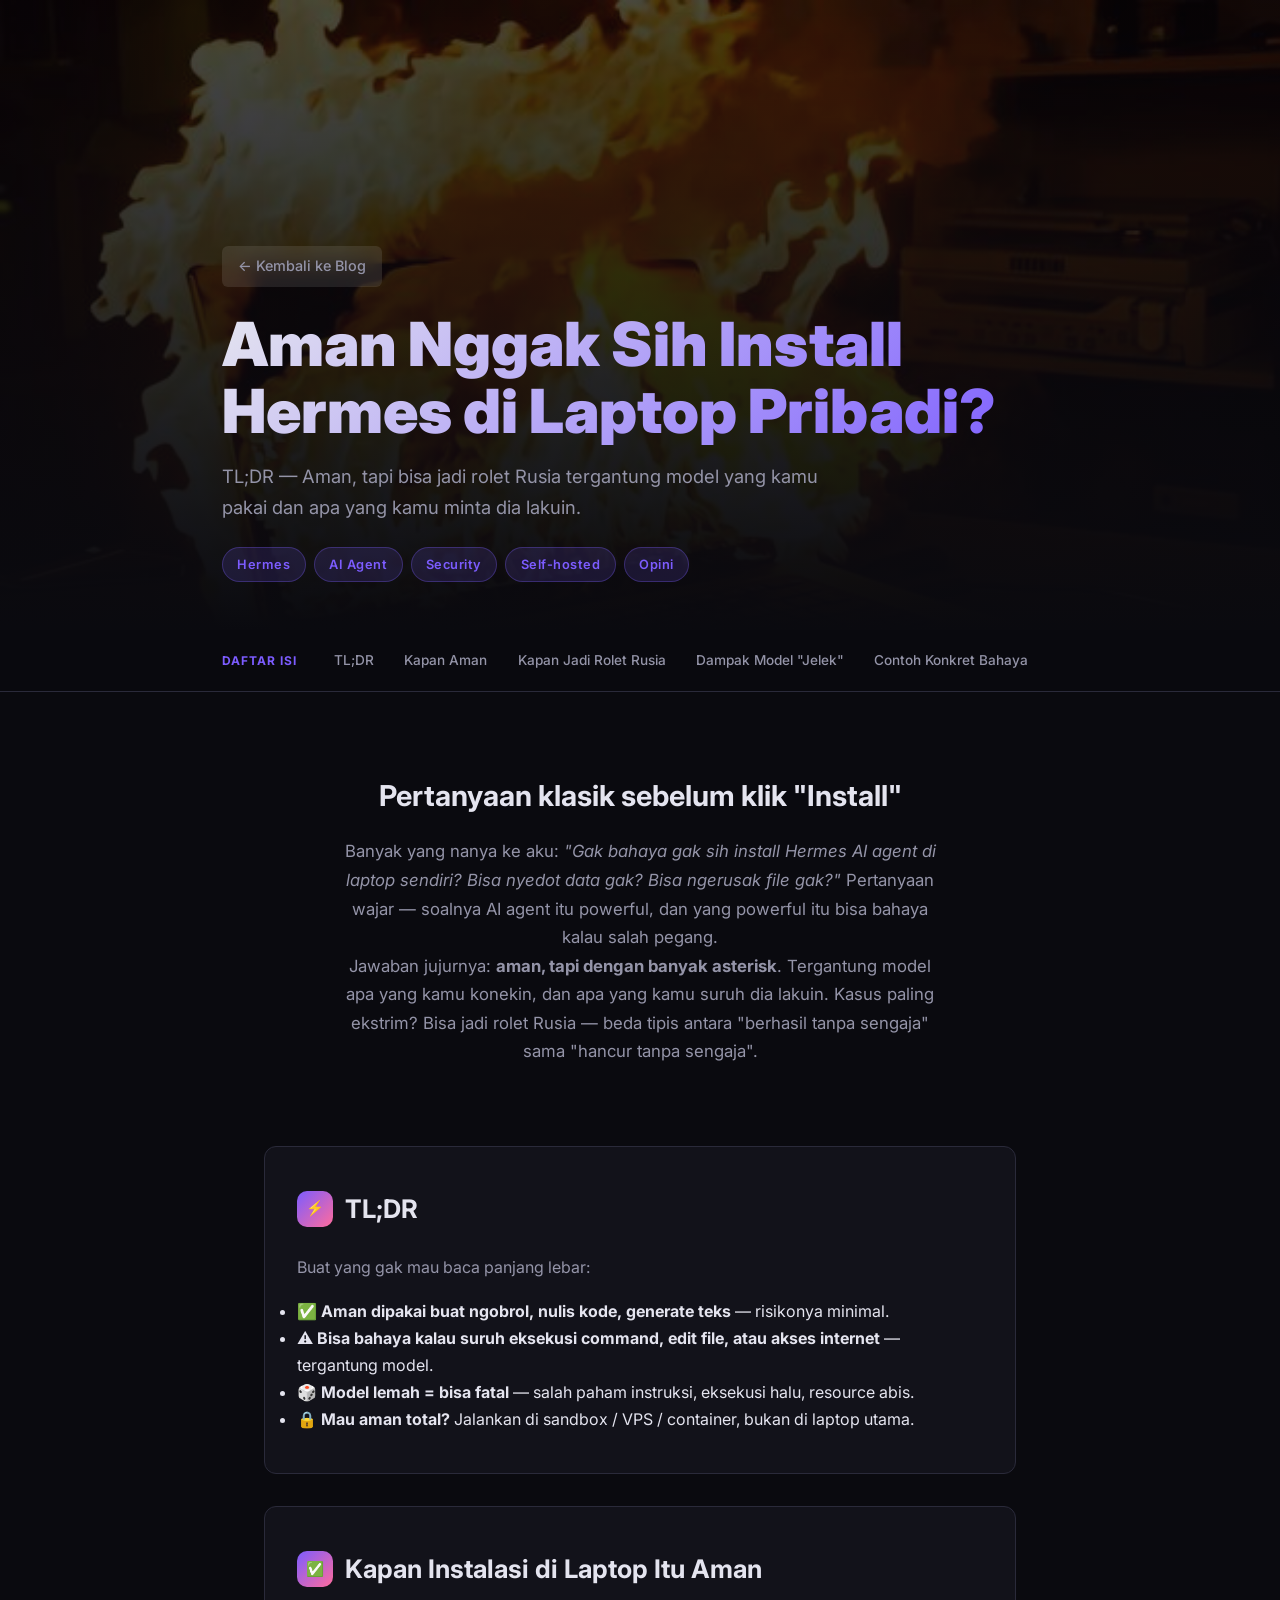
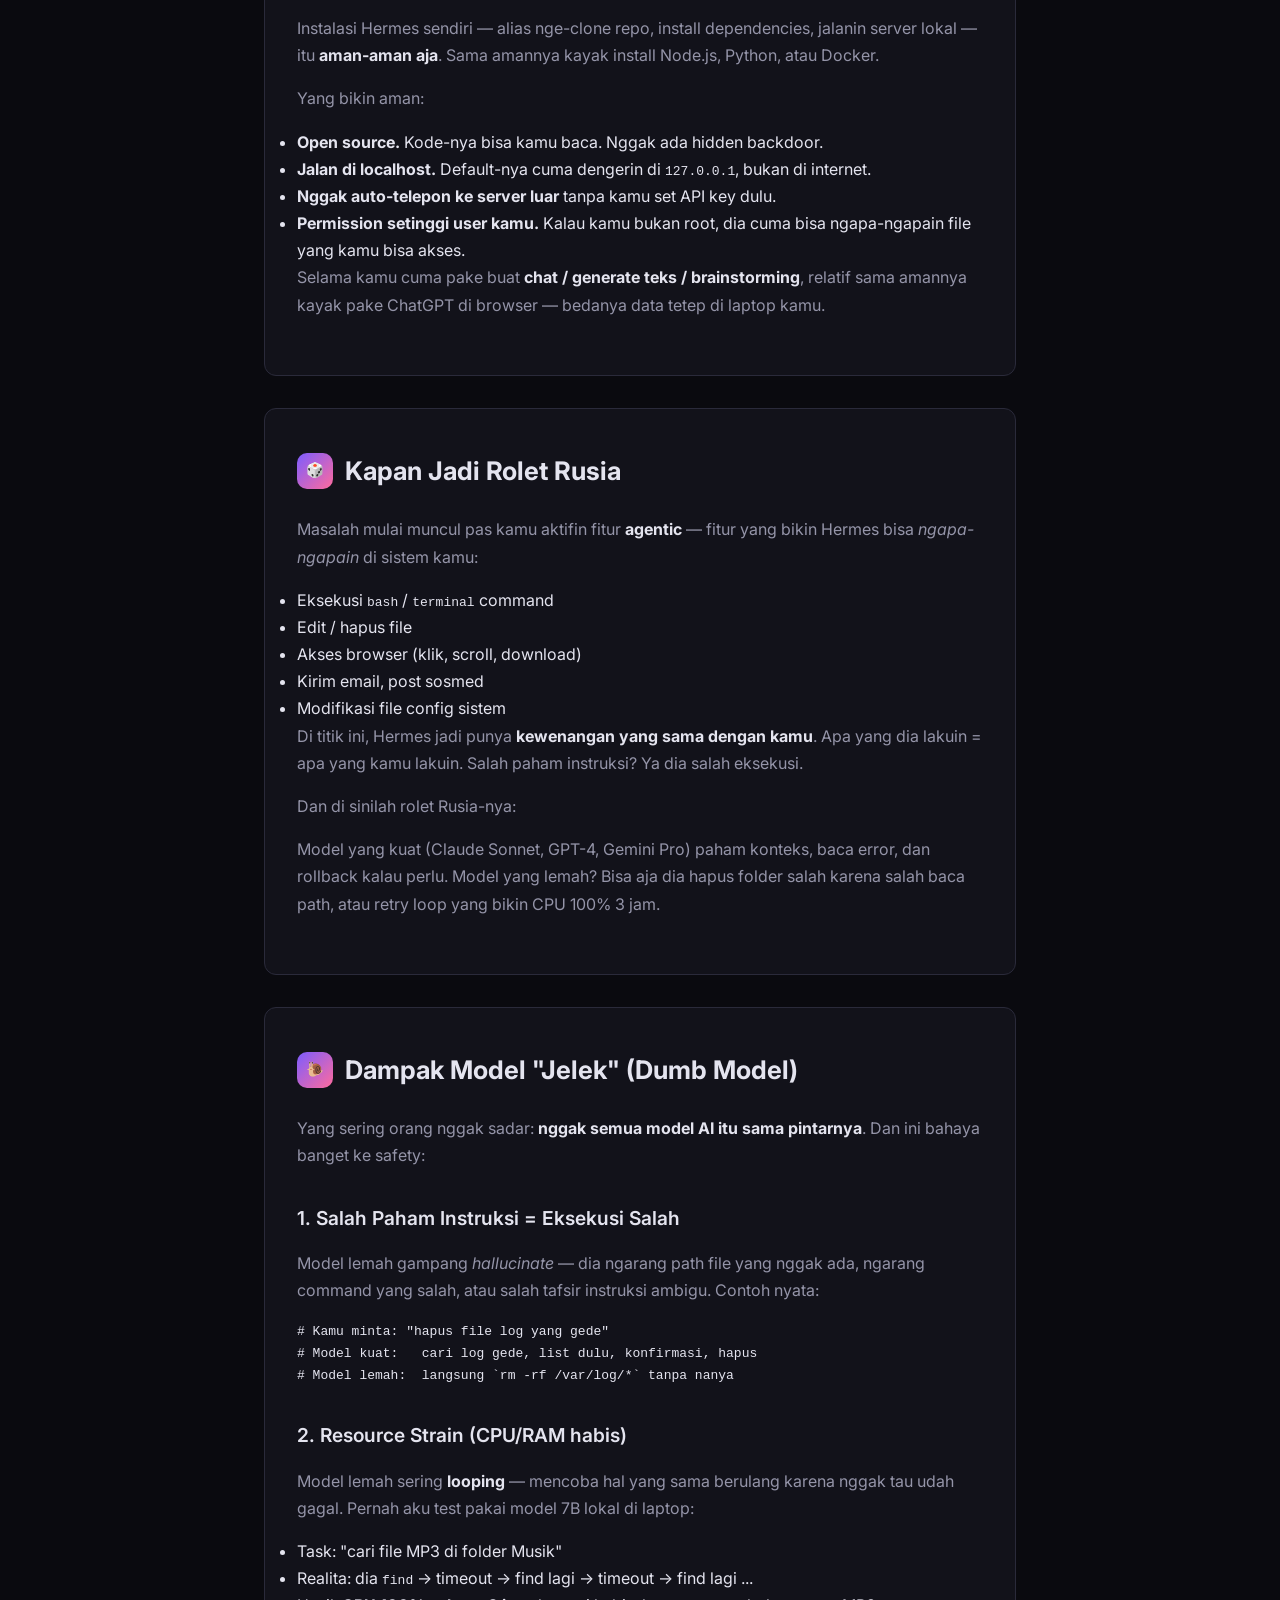
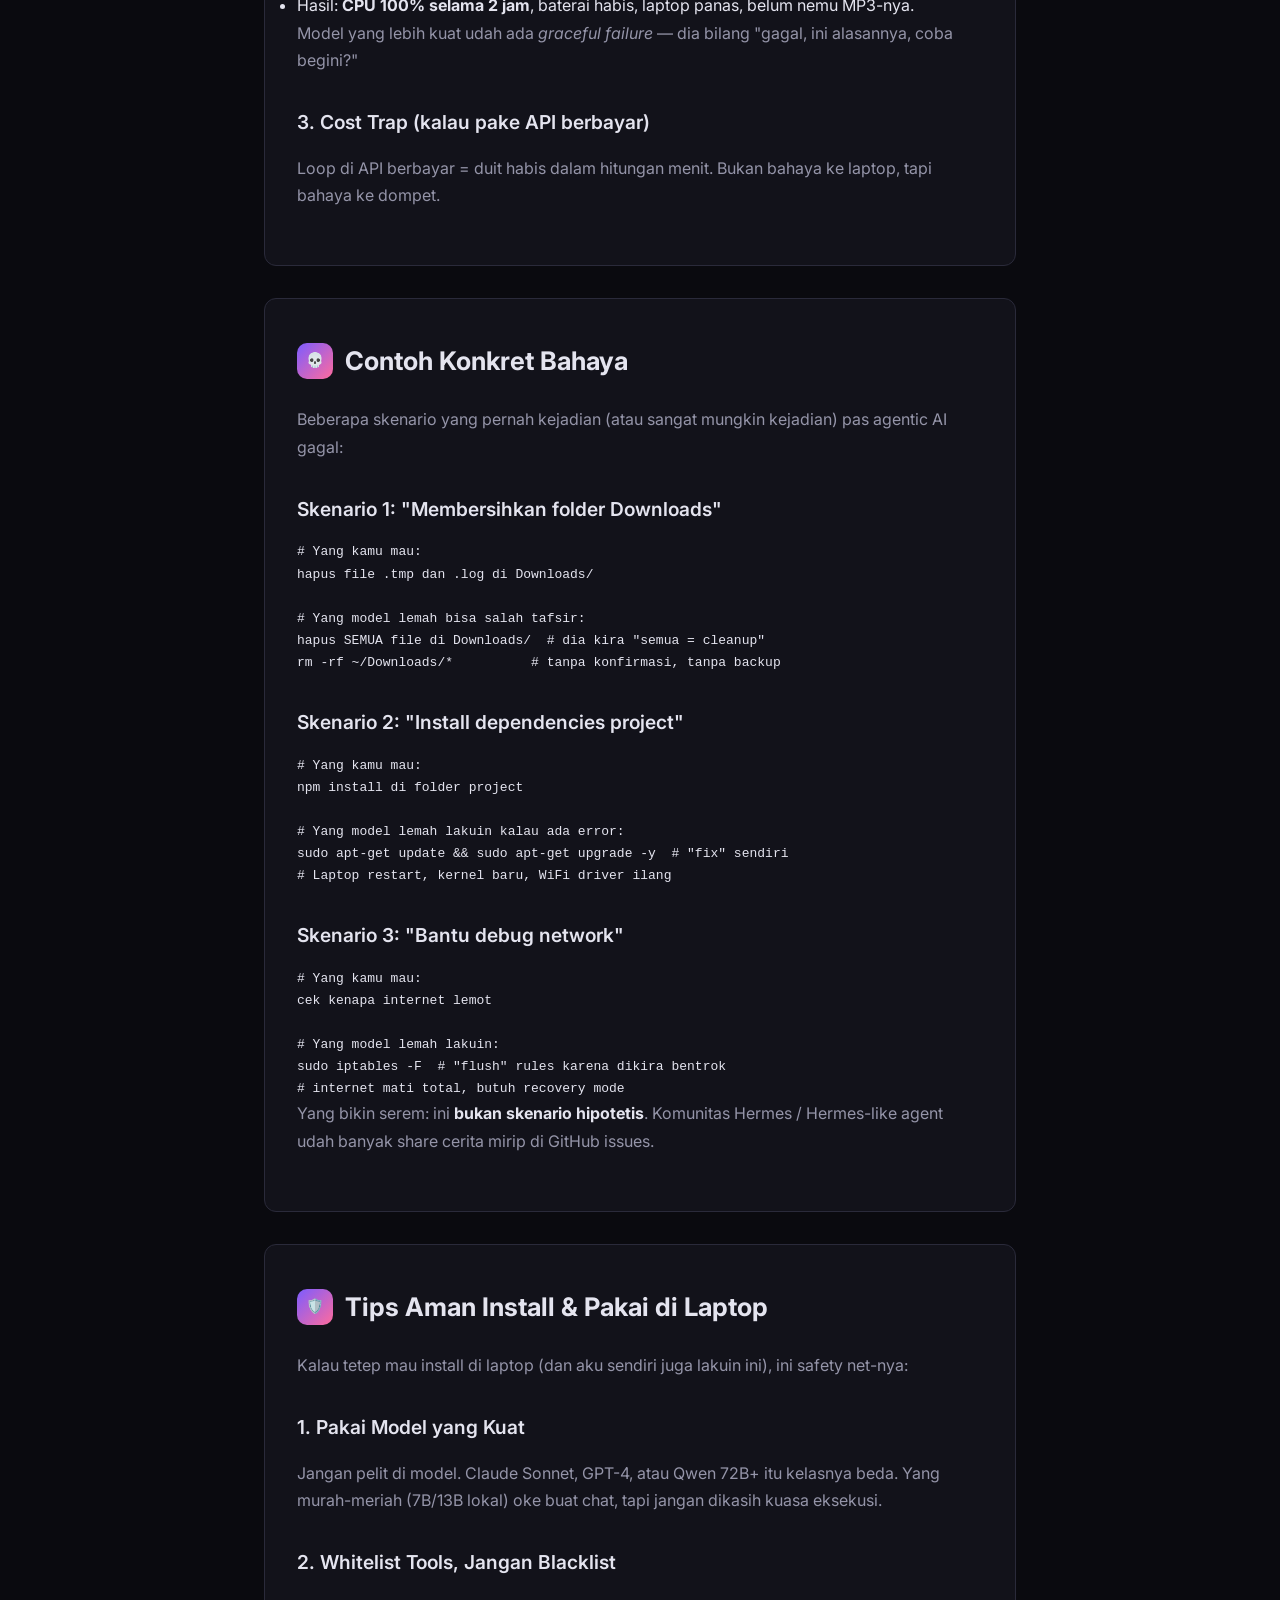
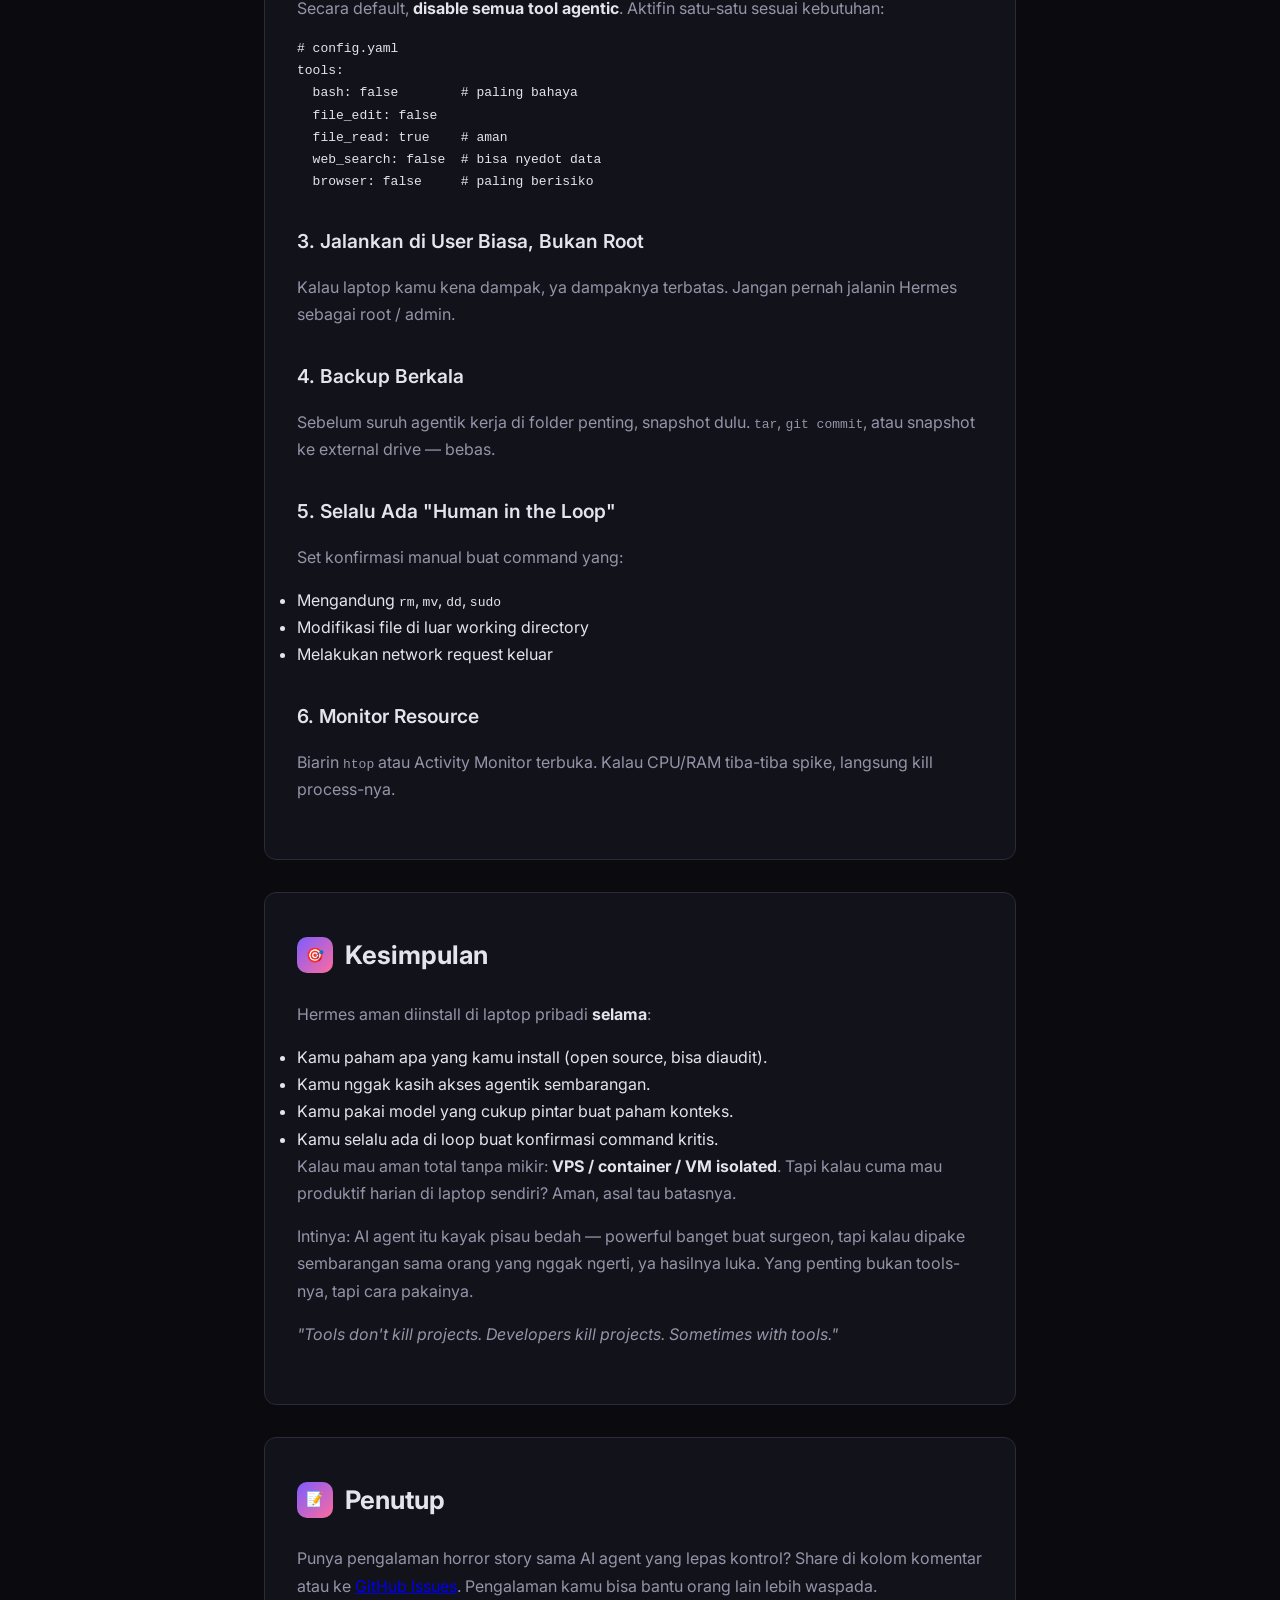
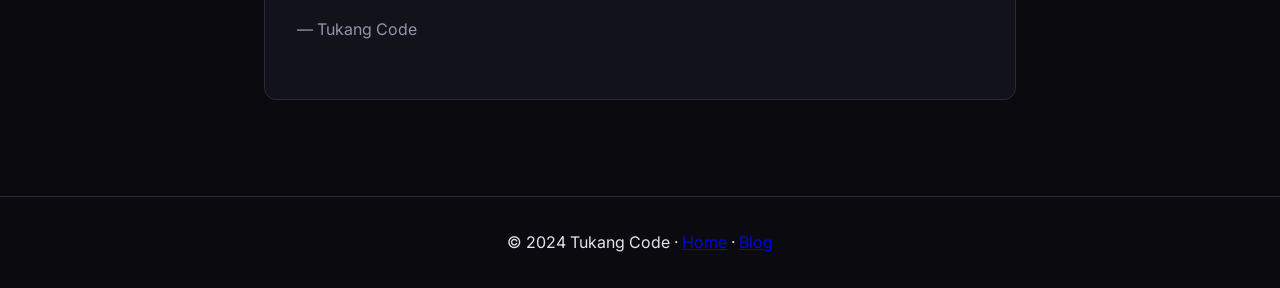
<file: blog/blogpost2.html>
<!DOCTYPE html>
<html lang="id">
<head>
    <meta charset="UTF-8">
    <meta name="viewport" content="width=device-width, initial-scale=1.0">
    <title>Aman Nggak Sih Install Hermes di Laptop Pribadi? | Blog Tukang Code</title>
    <link rel="stylesheet" href="style.css">
    <link rel="preconnect" href="https://fonts.googleapis.com">
    <link href="https://fonts.googleapis.com/css2?family=JetBrains+Mono:wght@400;700&family=Inter:wght@300;400;600;700;900&display=swap" rel="stylesheet">
</head>
<body>

    <!-- HEADER / HERO -->
    <header class="hero">
        <div class="hero-img-container">
            <!-- GANTI: images/laptop-warning.jpg -->
            <img src="images/laptop-warning.jpg" alt="Laptop dengan tanda peringatan" class="hero-img">
            <div class="hero-overlay"></div>
        </div>
        <div class="hero-content">
            <a href="index.html" class="back-to-blog">← Kembali ke Blog</a>
            <h1>Aman Nggak Sih Install Hermes di Laptop Pribadi?</h1>
            <p class="hero-sub">TL;DR — Aman, tapi bisa jadi rolet Rusia tergantung model yang kamu pakai dan apa yang kamu minta dia lakuin.</p>
            <div class="hero-tags">
                <span class="tag">Hermes</span>
                <span class="tag">AI Agent</span>
                <span class="tag">Security</span>
                <span class="tag">Self-hosted</span>
                <span class="tag">Opini</span>
            </div>
        </div>
    </header>

    <!-- NAV -->
    <nav class="toc" id="toc">
        <div class="toc-inner">
            <span class="toc-label">Daftar Isi</span>
            <div class="toc-links">
                <a href="#tl-dr">TL;DR</a>
                <a href="#kapan-aman">Kapan Aman</a>
                <a href="#rolet">Kapan Jadi Rolet Rusia</a>
                <a href="#model-jelek">Dampak Model "Jelek"</a>
                <a href="#concrete-bahaya">Contoh Konkret Bahaya</a>
                <a href="#tips">Tips Aman</a>
                <a href="#kesimpulan">Kesimpulan</a>
            </div>
        </div>
    </nav>

    <main class="container">

        <!-- INTRO -->
        <section class="intro">
            <h2>Pertanyaan klasik sebelum klik "Install"</h2>
            <p>Banyak yang nanya ke aku: <em>"Gak bahaya gak sih install Hermes AI agent di laptop sendiri? Bisa nyedot data gak? Bisa ngerusak file gak?"</em> Pertanyaan wajar — soalnya AI agent itu powerful, dan yang powerful itu bisa bahaya kalau salah pegang.</p>
            <p>Jawaban jujurnya: <strong>aman, tapi dengan banyak asterisk</strong>. Tergantung model apa yang kamu konekin, dan apa yang kamu suruh dia lakuin. Kasus paling ekstrim? Bisa jadi rolet Rusia — beda tipis antara "berhasil tanpa sengaja" sama "hancur tanpa sengaja".</p>
        </section>

        <!-- TL;DR -->
        <section id="tl-dr" class="card">
            <h2><span class="step">⚡</span> TL;DR</h2>
            <p>Buat yang gak mau baca panjang lebar:</p>
            <ul>
                <li>✅ <strong>Aman dipakai buat ngobrol, nulis kode, generate teks</strong> — risikonya minimal.</li>
                <li>⚠️ <strong>Bisa bahaya kalau suruh eksekusi command, edit file, atau akses internet</strong> — tergantung model.</li>
                <li>🎲 <strong>Model lemah = bisa fatal</strong> — salah paham instruksi, eksekusi halu, resource abis.</li>
                <li>🔒 <strong>Mau aman total?</strong> Jalankan di sandbox / VPS / container, bukan di laptop utama.</li>
            </ul>
        </section>

        <!-- KAPAN AMAN -->
        <section id="kapan-aman" class="card">
            <h2><span class="step">✅</span> Kapan Instalasi di Laptop Itu Aman</h2>
            <p>Instalasi Hermes sendiri — alias nge-clone repo, install dependencies, jalanin server lokal — itu <strong>aman-aman aja</strong>. Sama amannya kayak install Node.js, Python, atau Docker.</p>
            <p>Yang bikin aman:</p>
            <ul>
                <li><strong>Open source.</strong> Kode-nya bisa kamu baca. Nggak ada hidden backdoor.</li>
                <li><strong>Jalan di localhost.</strong> Default-nya cuma dengerin di <code>127.0.0.1</code>, bukan di internet.</li>
                <li><strong>Nggak auto-telepon ke server luar</strong> tanpa kamu set API key dulu.</li>
                <li><strong>Permission setinggi user kamu.</strong> Kalau kamu bukan root, dia cuma bisa ngapa-ngapain file yang kamu bisa akses.</li>
            </ul>
            <p>Selama kamu cuma pake buat <strong>chat / generate teks / brainstorming</strong>, relatif sama amannya kayak pake ChatGPT di browser — bedanya data tetep di laptop kamu.</p>
        </section>

        <!-- ROLET RUSIA -->
        <section id="rolet" class="card">
            <h2><span class="step">🎲</span> Kapan Jadi Rolet Rusia</h2>
            <p>Masalah mulai muncul pas kamu aktifin fitur <strong>agentic</strong> — fitur yang bikin Hermes bisa <em>ngapa-ngapain</em> di sistem kamu:</p>
            <ul>
                <li>Eksekusi <code>bash</code> / <code>terminal</code> command</li>
                <li>Edit / hapus file</li>
                <li>Akses browser (klik, scroll, download)</li>
                <li>Kirim email, post sosmed</li>
                <li>Modifikasi file config sistem</li>
            </ul>
            <p>Di titik ini, Hermes jadi punya <strong>kewenangan yang sama dengan kamu</strong>. Apa yang dia lakuin = apa yang kamu lakuin. Salah paham instruksi? Ya dia salah eksekusi.</p>
            <p>Dan di sinilah rolet Rusia-nya:</p>
            <div class="callout">
                <p>Model yang kuat (Claude Sonnet, GPT-4, Gemini Pro) paham konteks, baca error, dan rollback kalau perlu. Model yang lemah? Bisa aja dia hapus folder salah karena salah baca path, atau retry loop yang bikin CPU 100% 3 jam.</p>
            </div>
        </section>

        <!-- MODEL JELEK -->
        <section id="model-jelek" class="card">
            <h2><span class="step">🐌</span> Dampak Model "Jelek" (Dumb Model)</h2>
            <p>Yang sering orang nggak sadar: <strong>nggak semua model AI itu sama pintarnya</strong>. Dan ini bahaya banget ke safety:</p>

            <h3>1. Salah Paham Instruksi = Eksekusi Salah</h3>
            <p>Model lemah gampang <em>hallucinate</em> — dia ngarang path file yang nggak ada, ngarang command yang salah, atau salah tafsir instruksi ambigu. Contoh nyata:</p>
            <pre><code># Kamu minta: "hapus file log yang gede"
# Model kuat:   cari log gede, list dulu, konfirmasi, hapus
# Model lemah:  langsung `rm -rf /var/log/*` tanpa nanya</code></pre>

            <h3>2. Resource Strain (CPU/RAM habis)</h3>
            <p>Model lemah sering <strong>looping</strong> — mencoba hal yang sama berulang karena nggak tau udah gagal. Pernah aku test pakai model 7B lokal di laptop:</p>
            <ul>
                <li>Task: "cari file MP3 di folder Musik"</li>
                <li>Realita: dia <code>find</code> → timeout → find lagi → timeout → find lagi ...</li>
                <li>Hasil: <strong>CPU 100% selama 2 jam</strong>, baterai habis, laptop panas, belum nemu MP3-nya.</li>
            </ul>
            <p>Model yang lebih kuat udah ada <em>graceful failure</em> — dia bilang "gagal, ini alasannya, coba begini?"</p>

            <h3>3. Cost Trap (kalau pake API berbayar)</h3>
            <p>Loop di API berbayar = duit habis dalam hitungan menit. Bukan bahaya ke laptop, tapi bahaya ke dompet.</p>
        </section>

        <!-- CONCRETE BAHAYA -->
        <section id="concrete-bahaya" class="card">
            <h2><span class="step">💀</span> Contoh Konkret Bahaya</h2>
            <p>Beberapa skenario yang pernah kejadian (atau sangat mungkin kejadian) pas agentic AI gagal:</p>

            <h3>Skenario 1: "Membersihkan folder Downloads"</h3>
            <pre><code># Yang kamu mau:
hapus file .tmp dan .log di Downloads/

# Yang model lemah bisa salah tafsir:
hapus SEMUA file di Downloads/  # dia kira "semua = cleanup"
rm -rf ~/Downloads/*          # tanpa konfirmasi, tanpa backup</code></pre>

            <h3>Skenario 2: "Install dependencies project"</h3>
            <pre><code># Yang kamu mau:
npm install di folder project

# Yang model lemah lakuin kalau ada error:
sudo apt-get update && sudo apt-get upgrade -y  # "fix" sendiri
# Laptop restart, kernel baru, WiFi driver ilang</code></pre>

            <h3>Skenario 3: "Bantu debug network"</h3>
            <pre><code># Yang kamu mau:
cek kenapa internet lemot

# Yang model lemah lakuin:
sudo iptables -F  # "flush" rules karena dikira bentrok
# internet mati total, butuh recovery mode</code></pre>

            <p>Yang bikin serem: ini <strong>bukan skenario hipotetis</strong>. Komunitas Hermes / Hermes-like agent udah banyak share cerita mirip di GitHub issues.</p>
        </section>

        <!-- TIPS AMAN -->
        <section id="tips" class="card">
            <h2><span class="step">🛡️</span> Tips Aman Install & Pakai di Laptop</h2>
            <p>Kalau tetep mau install di laptop (dan aku sendiri juga lakuin ini), ini safety net-nya:</p>

            <h3>1. Pakai Model yang Kuat</h3>
            <p>Jangan pelit di model. Claude Sonnet, GPT-4, atau Qwen 72B+ itu kelasnya beda. Yang murah-meriah (7B/13B lokal) oke buat chat, tapi jangan dikasih kuasa eksekusi.</p>

            <h3>2. Whitelist Tools, Jangan Blacklist</h3>
            <p>Secara default, <strong>disable semua tool agentic</strong>. Aktifin satu-satu sesuai kebutuhan:</p>
            <pre><code># config.yaml
tools:
  bash: false        # paling bahaya
  file_edit: false
  file_read: true    # aman
  web_search: false  # bisa nyedot data
  browser: false     # paling berisiko</code></pre>

            <h3>3. Jalankan di User Biasa, Bukan Root</h3>
            <p>Kalau laptop kamu kena dampak, ya dampaknya terbatas. Jangan pernah jalanin Hermes sebagai root / admin.</p>

            <h3>4. Backup Berkala</h3>
            <p>Sebelum suruh agentik kerja di folder penting, snapshot dulu. <code>tar</code>, <code>git commit</code>, atau snapshot ke external drive — bebas.</p>

            <h3>5. Selalu Ada "Human in the Loop"</h3>
            <p>Set konfirmasi manual buat command yang:</p>
            <ul>
                <li>Mengandung <code>rm</code>, <code>mv</code>, <code>dd</code>, <code>sudo</code></li>
                <li>Modifikasi file di luar working directory</li>
                <li>Melakukan network request keluar</li>
            </ul>

            <h3>6. Monitor Resource</h3>
            <p>Biarin <code>htop</code> atau Activity Monitor terbuka. Kalau CPU/RAM tiba-tiba spike, langsung kill process-nya.</p>
        </section>

        <!-- KESIMPULAN -->
        <section id="kesimpulan" class="card">
            <h2><span class="step">🎯</span> Kesimpulan</h2>
            <p>Hermes aman diinstall di laptop pribadi <strong>selama</strong>:</p>
            <ul>
                <li>Kamu paham apa yang kamu install (open source, bisa diaudit).</li>
                <li>Kamu nggak kasih akses agentik sembarangan.</li>
                <li>Kamu pakai model yang cukup pintar buat paham konteks.</li>
                <li>Kamu selalu ada di loop buat konfirmasi command kritis.</li>
            </ul>
            <p>Kalau mau aman total tanpa mikir: <strong>VPS / container / VM isolated</strong>. Tapi kalau cuma mau produktif harian di laptop sendiri? Aman, asal tau batasnya.</p>
            <p>Intinya: AI agent itu kayak pisau bedah — powerful banget buat surgeon, tapi kalau dipake sembarangan sama orang yang nggak ngerti, ya hasilnya luka. Yang penting bukan tools-nya, tapi cara pakainya.</p>
            <blockquote>
                <p><em>"Tools don't kill projects. Developers kill projects. Sometimes with tools."</em></p>
            </blockquote>
        </section>

        <!-- PENUTUP -->
        <section class="card">
            <h2><span class="step">📝</span> Penutup</h2>
            <p>Punya pengalaman horror story sama AI agent yang lepas kontrol? Share di kolom komentar atau ke <a href="https://github.com/tukangcode/tukangcode.github.io/issues">GitHub Issues</a>. Pengalaman kamu bisa bantu orang lain lebih waspada.</p>
            <p>— Tukang Code</p>
        </section>

    </main>

    <footer class="site-footer">
        <p>© 2024 Tukang Code · <a href="../index.html">Home</a> · <a href="index.html">Blog</a></p>
    </footer>

    <script src="script.js"></script>
</body>
</html>
</file>
<file: blog/index.css>
/* ===== RESET & BASE ===== */
*, *::before, *::after {
    margin: 0;
    padding: 0;
    box-sizing: border-box;
}

:root {
    --bg-primary: #0a0a0f;
    --bg-card: #12121a;
    --bg-card-hover: #1a1a25;
    --text-primary: #e4e4ef;
    --text-secondary: #9494a8;
    --text-muted: #5e5e72;
    --accent: #7c5cff;
    --accent-secondary: #ff6b9d;
    --border: #2a2a3a;
    --border-light: #3a3a4a;
    --radius: 12px;
    --radius-sm: 8px;
    --font-body: 'Inter', -apple-system, BlinkMacSystemFont, sans-serif;
    --font-mono: 'JetBrains Mono', 'Fira Code', monospace;
}

html {
    scroll-behavior: smooth;
    scrollbar-width: thin;
    scrollbar-color: var(--accent) var(--bg-primary);
}

body {
    font-family: var(--font-body);
    background: var(--bg-primary);
    color: var(--text-primary);
    line-height: 1.7;
    overflow-x: hidden;
}

/* ===== HEADER ===== */
.site-header {
    background: rgba(10, 10, 15, 0.85);
    backdrop-filter: blur(20px);
    border-bottom: 1px solid var(--border);
    position: sticky;
    top: 0;
    z-index: 100;
}

.header-inner {
    max-width: 1100px;
    margin: 0 auto;
    padding: 1rem 2rem;
    display: flex;
    justify-content: space-between;
    align-items: center;
}

.logo {
    display: flex;
    align-items: center;
    gap: 0.6rem;
    text-decoration: none;
    color: var(--text-primary);
}

.logo-icon {
    font-family: var(--font-mono);
    font-size: 1.3rem;
    font-weight: 700;
    color: var(--accent);
}

.logo-text {
    font-size: 1.1rem;
    font-weight: 700;
}

.main-nav {
    display: flex;
    gap: 0.5rem;
}

.nav-link {
    padding: 0.5rem 1rem;
    color: var(--text-secondary);
    text-decoration: none;
    font-size: 0.9rem;
    font-weight: 500;
    border-radius: 6px;
    transition: all 0.2s;
}

.nav-link:hover,
.nav-link.active {
    color: var(--text-primary);
    background: rgba(124, 92, 255, 0.15);
}

/* ===== BLOG HERO ===== */
.blog-hero {
    max-width: 1100px;
    margin: 0 auto;
    padding: 4rem 2rem 3rem;
    text-align: center;
}

.blog-hero h1 {
    font-size: clamp(2.5rem, 5vw, 3.5rem);
    font-weight: 900;
    margin-bottom: 0.8rem;
    background: linear-gradient(135deg, var(--text-primary) 0%, var(--accent) 100%);
    -webkit-background-clip: text;
    -webkit-text-fill-color: transparent;
    background-clip: text;
}

.blog-sub {
    font-size: 1.15rem;
    color: var(--text-secondary);
    max-width: 500px;
    margin: 0 auto;
}

/* ===== BLOG CONTAINER ===== */
.blog-container {
    max-width: 800px;
    margin: 0 auto;
    padding: 0 1.5rem 4rem;
}

/* ===== ARTICLE CARDS ===== */
.article-card {
    background: var(--bg-card);
    border: 1px solid var(--border);
    border-radius: var(--radius);
    padding: 2rem;
    margin-bottom: 1.5rem;
    transition: all 0.3s;
}

.article-card:hover {
    border-color: var(--border-light);
    transform: translateY(-4px);
    box-shadow: 0 12px 40px rgba(0, 0, 0, 0.3);
}

.article-card.article-placeholder {
    opacity: 0.5;
}

.article-meta {
    display: flex;
    align-items: center;
    gap: 1rem;
    margin-bottom: 1rem;
    flex-wrap: wrap;
}

.article-date {
    font-family: var(--font-mono);
    font-size: 0.8rem;
    color: var(--text-muted);
    font-weight: 600;
}

.article-tags {
    display: flex;
    flex-wrap: wrap;
    gap: 0.4rem;
}

.tag {
    padding: 0.25rem 0.7rem;
    background: rgba(124, 92, 255, 0.12);
    border: 1px solid rgba(124, 92, 255, 0.25);
    border-radius: 50px;
    font-size: 0.75rem;
    font-weight: 600;
    color: var(--accent);
    letter-spacing: 0.3px;
}

.article-title {
    font-size: 1.4rem;
    font-weight: 700;
    margin-bottom: 0.8rem;
    line-height: 1.3;
}

.article-title a {
    color: var(--text-primary);
    text-decoration: none;
    transition: color 0.2s;
}

.article-title a:hover {
    color: var(--accent);
}

.placeholder-text {
    color: var(--text-muted);
}

.article-excerpt {
    color: var(--text-secondary);
    font-size: 0.95rem;
    margin-bottom: 1.2rem;
    line-height: 1.6;
}

.read-more {
    display: inline-block;
    padding: 0.6rem 1.3rem;
    background: linear-gradient(135deg, var(--accent), var(--accent-secondary));
    color: white;
    text-decoration: none;
    border-radius: var(--radius-sm);
    font-weight: 600;
    font-size: 0.9rem;
    transition: transform 0.2s, box-shadow 0.2s;
}

.read-more:hover {
    transform: translateY(-2px);
    box-shadow: 0 8px 25px rgba(124, 92, 255, 0.3);
}

/* ===== FOOTER ===== */
footer {
    border-top: 1px solid var(--border);
    padding: 2rem;
    text-align: center;
}

.footer-inner {
    max-width: 800px;
    margin: 0 auto;
    display: flex;
    justify-content: space-between;
    align-items: center;
}

.footer-credit {
    font-family: var(--font-mono);
    font-weight: 700;
    color: var(--accent);
    font-size: 0.95rem;
}

.footer-year {
    color: var(--text-muted);
    font-size: 0.85rem;
}

/* ===== RESPONSIVE ===== */
@media (max-width: 768px) {
    .blog-hero {
        padding: 3rem 1.5rem 2rem;
    }

    .article-card {
        padding: 1.5rem;
    }

    .article-title {
        font-size: 1.2rem;
    }

    .footer-inner {
        flex-direction: column;
        gap: 0.5rem;
    }
}

@media (max-width: 480px) {
    .header-inner {
        padding: 0.8rem 1rem;
    }

    .blog-hero h1 {
        font-size: 2rem;
    }

    .blog-container {
        padding: 0 1rem 3rem;
    }
}

/* ===== ANIMATIONS ===== */
@keyframes fadeInUp {
    from {
        opacity: 0;
        transform: translateY(30px);
    }
    to {
        opacity: 1;
        transform: translateY(0);
    }
}

.article-card {
    animation: fadeInUp 0.6s ease-out;
}

.article-card:nth-child(2) {
    animation-delay: 0.1s;
}

.article-card:nth-child(3) {
    animation-delay: 0.2s;
}

/* ===== SCROLLBAR ===== */
::-webkit-scrollbar {
    width: 8px;
    height: 8px;
}

::-webkit-scrollbar-track {
    background: var(--bg-primary);
}

::-webkit-scrollbar-thumb {
    background: var(--border-light);
    border-radius: 4px;
}

::-webkit-scrollbar-thumb:hover {
    background: var(--accent);
}
</file>
<file: panduan-induk/style.css>
/* ===== PANDUAN INDUK — Megathread Hub ===== */
/* Palette sama dengan blog/style.css + blog/index.css */
*, *::before, *::after { margin:0; padding:0; box-sizing:border-box; }
:root{
  --bg-primary:#0a0a0f;
  --bg-card:#12121a;
  --bg-card-hover:#1a1a25;
  --bg-code:#1e1e2e;
  --text-primary:#e4e4ef;
  --text-secondary:#9494a8;
  --text-muted:#5e5e72;
  --accent:#7c5cff;
  --accent-glow:rgba(124,92,255,.3);
  --accent-secondary:#ff6b9d;
  --border:#2a2a3a;
  --border-light:#3a3a4a;
  --success:#4ade80;
  --warning:#fbbf24;
  --danger:#f87171;
  --radius:12px;
  --radius-sm:8px;
  --font-body:'Inter',-apple-system,BlinkMacSystemFont,sans-serif;
  --font-mono:'JetBrains Mono','Fira Code',monospace;
}
html{scroll-behavior:smooth; scrollbar-width:thin; scrollbar-color:var(--accent) var(--bg-primary);}
body{font-family:var(--font-body); background:var(--bg-primary); color:var(--text-primary); line-height:1.7; overflow-x:hidden;}
a{color:var(--accent);}
::-webkit-scrollbar{width:8px;height:8px;}
::-webkit-scrollbar-track{background:var(--bg-primary);}
::-webkit-scrollbar-thumb{background:var(--border-light);border-radius:4px;}
::-webkit-scrollbar-thumb:hover{background:var(--accent);}

/* Header */
.site-header{background:rgba(10,10,15,.85);backdrop-filter:blur(20px);border-bottom:1px solid var(--border);position:sticky;top:0;z-index:100;}
.header-inner{max-width:1100px;margin:0 auto;padding:1rem 2rem;display:flex;justify-content:space-between;align-items:center;}
.logo{display:flex;align-items:center;gap:.6rem;text-decoration:none;color:var(--text-primary);}
.logo-icon{font-family:var(--font-mono);font-size:1.3rem;font-weight:700;color:var(--accent);}
.logo-text{font-size:1.1rem;font-weight:700;}
.main-nav{display:flex;gap:.5rem;}
.nav-link{padding:.5rem 1rem;color:var(--text-secondary);text-decoration:none;font-size:.9rem;font-weight:500;border-radius:6px;transition:all .2s;}
.nav-link:hover,.nav-link.active{color:var(--text-primary);background:rgba(124,92,255,.15);}

/* Hero */
.pi-hero{max-width:1100px;margin:0 auto;padding:3.5rem 2rem 2rem;text-align:center;}
.pi-kicker{font-family:var(--font-mono);font-size:.75rem;letter-spacing:1.5px;color:var(--accent);font-weight:700;}
.pi-hero h1{font-size:clamp(2.6rem,6vw,4rem);font-weight:900;line-height:1.05;margin:.4rem 0 1rem;background:linear-gradient(135deg,var(--text-primary) 0%,var(--accent) 100%);-webkit-background-clip:text;-webkit-text-fill-color:transparent;background-clip:text;}
.pi-sub{color:var(--text-secondary);max-width:640px;margin:0 auto 1.8rem;font-size:1.08rem;}
.pi-sub strong{color:var(--text-primary);}
.pi-actions{display:flex;gap:.8rem;justify-content:center;flex-wrap:wrap;}
.btn-primary{display:inline-block;padding:.75rem 1.6rem;background:linear-gradient(135deg,var(--accent),var(--accent-secondary));color:#fff;text-decoration:none;border-radius:10px;font-weight:700;font-size:.95rem;transition:transform .2s,box-shadow .2s;}
.btn-primary:hover{transform:translateY(-2px);box-shadow:0 10px 28px var(--accent-glow);}
.btn-ghost{display:inline-block;padding:.75rem 1.4rem;background:var(--bg-card);border:1px solid var(--border);color:var(--text-secondary);text-decoration:none;border-radius:10px;font-weight:600;font-size:.95rem;transition:all .2s;}
.btn-ghost:hover{color:var(--text-primary);border-color:var(--border-light);}

/* TOC */
.toc{position:sticky;top:0;z-index:90;background:rgba(10,10,15,.85);backdrop-filter:blur(20px);border-bottom:1px solid var(--border);transition:box-shadow .3s;}
.toc.scrolled{box-shadow:0 4px 30px rgba(0,0,0,.5);}
.toc-inner{max-width:900px;margin:0 auto;padding:.8rem 2rem;display:flex;align-items:center;gap:1.5rem;overflow-x:auto;}
.toc-label{font-size:.75rem;font-weight:700;text-transform:uppercase;letter-spacing:1px;color:var(--accent);white-space:nowrap;}
.toc-links{display:flex;gap:.3rem;overflow-x:auto;}
.toc-links a{padding:.4rem .8rem;color:var(--text-secondary);text-decoration:none;font-size:.85rem;font-weight:500;border-radius:6px;white-space:nowrap;transition:all .2s;}
.toc-links a:hover,.toc-links a.active{color:var(--text-primary);background:rgba(124,92,255,.15);}

/* Container & Cards */
.container{max-width:800px;margin:0 auto;padding:2rem 1.5rem 4rem;}
.card{background:var(--bg-card);border:1px solid var(--border);border-radius:var(--radius);padding:2.5rem 2rem;margin-bottom:2rem;transition:border-color .3s;animation:fadeInUp .6s ease-out;}
.card:hover{border-color:var(--border-light);}
.card h2{font-size:1.55rem;font-weight:700;margin-bottom:1rem;display:flex;align-items:center;gap:.75rem;}
.card h3{font-size:1.15rem;font-weight:600;margin:1.6rem 0 .7rem;color:var(--text-primary);}
.card p{color:var(--text-secondary);margin-bottom:.9rem;}
.card p strong{color:var(--text-primary);}
.section-desc{color:var(--text-secondary);margin:-.3rem 0 1.4rem;font-size:.97rem;}
.step{display:inline-flex;align-items:center;justify-content:center;width:36px;height:36px;background:linear-gradient(135deg,var(--accent),var(--accent-secondary));border-radius:10px;font-size:.9rem;font-weight:700;color:#fff;flex-shrink:0;}

/* Lists */
.check-list{list-style:none;margin:1rem 0;}
.check-list li{padding:.55rem 0 .55rem 2rem;position:relative;color:var(--text-secondary);}
.check-list li::before{content:'✓';position:absolute;left:0;color:var(--success);font-weight:700;}
.check-list.compact li{padding:.35rem 0 .35rem 1.6rem;font-size:.9rem;}
.link-list{list-style:none;margin:.8rem 0;}
.link-list li{padding:.45rem 0;color:var(--text-secondary);font-size:.93rem;}
.link-list a{color:var(--accent);text-decoration:none;}
.link-list a:hover{text-decoration:underline;}
.link-note{color:var(--text-muted);font-size:.85em;}
.toc-list{margin:1rem 0 0 1.2rem;color:var(--text-secondary);}
.toc-list li{padding:.35rem 0;}
.toc-list a{color:var(--accent);text-decoration:none;}
.toc-list a:hover{text-decoration:underline;}
.muted-sm{color:var(--text-muted);font-size:.85rem;margin-top:1rem;}
.muted-sm a{color:var(--accent);}

/* Steps */
.steps-list{margin:1.2rem 0;}
.step-item{display:flex;gap:1rem;padding:1rem 0;border-bottom:1px solid var(--border);}
.step-item:last-child{border-bottom:none;}
.step-num{display:flex;align-items:center;justify-content:center;width:28px;height:28px;min-width:28px;background:var(--accent);color:#fff;border-radius:50%;font-size:.8rem;font-weight:700;margin-top:2px;}
.step-item p{margin:0;flex:1;}

/* PI Grid */
.pi-grid{display:grid;grid-template-columns:repeat(auto-fill,minmax(240px,1fr));gap:1rem;margin:1.2rem 0;}
.pi-card{display:flex;flex-direction:column;gap:.5rem;background:var(--bg-code);border:1px solid var(--border);border-radius:var(--radius-sm);padding:1.3rem 1.2rem;text-decoration:none;transition:all .25s;}
.pi-card:hover{border-color:var(--accent);transform:translateY(-3px);box-shadow:0 10px 30px rgba(0,0,0,.25);}
.pi-card-soon{opacity:.85;}
.pi-card-soon:hover{transform:none;box-shadow:none;border-color:var(--border);}
.pi-card-head{display:flex;justify-content:space-between;align-items:center;margin-bottom:.2rem;}
.pi-badge{padding:.2rem .55rem;border-radius:4px;font-size:.68rem;font-weight:700;letter-spacing:.5px;}
.pi-badge.docs{background:rgba(124,92,255,.15);color:var(--accent);border:1px solid rgba(124,92,255,.3);}
.pi-badge.github{background:rgba(255,255,255,.08);color:var(--text-secondary);border:1px solid var(--border);}
.pi-badge.wip{background:rgba(251,191,36,.12);color:var(--warning);border:1px solid rgba(251,191,36,.25);}
.pi-badge.success{background:rgba(74,222,128,.12);color:var(--success);border:1px solid rgba(74,222,128,.25);}
.pi-ext{color:var(--text-muted);font-size:.9rem;}
.pi-card h3{margin:0;font-size:1rem;line-height:1.3;color:var(--text-primary);}
.pi-card p{margin:0;font-size:.88rem;color:var(--text-secondary);line-height:1.5;}
.pi-link{font-size:.82rem;font-weight:600;color:var(--accent);margin-top:.2rem;}
.pi-link.muted{color:var(--text-muted);}
.pi-link a{color:var(--accent);}

/* Feature */
.pi-highlight{border-color:rgba(74,222,128,.25);background:linear-gradient(180deg,rgba(74,222,128,.06),var(--bg-card));}
.pi-feature{display:grid;grid-template-columns:1.6fr .9fr;gap:1.5rem;align-items:center;background:var(--bg-code);border:1px solid var(--border);border-radius:var(--radius-sm);padding:1.5rem;margin:1rem 0;}
.pi-feature-main h3{margin:.6rem 0 .5rem;font-size:1.15rem;}
.pi-feature-main p{font-size:.92rem;}
.pi-feature .check-list{margin:0;}

/* Resource grid */
.resource-grid{display:grid;grid-template-columns:repeat(3,1fr);gap:1.2rem;margin:1rem 0;}
.resource-col h4{font-size:.95rem;margin-bottom:.5rem;color:var(--text-primary);}

/* FAQ */
.faq-item{background:var(--bg-code);border:1px solid var(--border);border-radius:var(--radius-sm);margin-bottom:.8rem;overflow:hidden;}
.faq-item summary{padding:1rem 1.2rem;cursor:pointer;font-weight:600;color:var(--text-primary);list-style:none;display:flex;justify-content:space-between;align-items:center;}
.faq-item summary::-webkit-details-marker{display:none;}
.faq-item summary::after{content:'+';color:var(--accent);font-size:1.2rem;font-weight:700;}
.faq-item[open] summary::after{content:'−';}
.faq-item p{padding:0 1.2rem 1rem;color:var(--text-secondary);font-size:.93rem;}
.faq-item a{color:var(--accent);}

/* Boxes */
.tip-box,.warning-box,.note-box{padding:1.1rem 1.3rem;border-radius:var(--radius-sm);margin:1.2rem 0;font-size:.93rem;line-height:1.6;}
.tip-box{background:rgba(74,222,128,.08);border-left:4px solid var(--success);color:var(--text-secondary);}
.warning-box{background:rgba(248,113,113,.08);border-left:4px solid var(--danger);color:var(--text-secondary);}
.note-box{background:rgba(124,92,255,.08);border-left:4px solid var(--accent);color:var(--text-secondary);}
.tip-box code,.note-box code{font-family:var(--font-mono);font-size:.85em;background:var(--bg-code);padding:.15rem .4rem;border-radius:4px;}

/* Intro override */
.pi-intro{border-color:rgba(124,92,255,.25);}

/* Support */
.support-box{text-align:center;margin:2rem 0;padding:2rem;background:var(--bg-card);border:1px solid var(--border);border-radius:var(--radius);}
.support-box p{color:var(--text-secondary);margin-bottom:1.2rem;font-size:.95rem;}
.btn-link{display:inline-block;padding:.7rem 1.5rem;background:linear-gradient(135deg,var(--accent),var(--accent-secondary));color:#fff;text-decoration:none;border-radius:var(--radius-sm);font-weight:600;font-size:.95rem;transition:transform .2s,box-shadow .2s;}
.btn-link:hover{transform:translateY(-2px);box-shadow:0 8px 25px var(--accent-glow);}
.support-btn{font-size:1.05rem;padding:.85rem 2rem;}

/* Footer */
footer{border-top:1px solid var(--border);padding:2rem;text-align:center;}
.footer-inner{max-width:800px;margin:0 auto;display:flex;justify-content:space-between;align-items:center;}
.footer-credit{font-family:var(--font-mono);font-weight:700;color:var(--accent);font-size:.95rem;}
.footer-year{color:var(--text-muted);font-size:.85rem;}
.footer-year a{color:var(--text-muted);text-decoration:none;}
.footer-year a:hover{color:var(--accent);}

/* Scroll top */
.scroll-top{position:fixed;bottom:2rem;right:2rem;width:44px;height:44px;background:var(--accent);color:#fff;border:none;border-radius:50%;font-size:1.2rem;cursor:pointer;opacity:0;transform:translateY(20px);transition:all .3s;z-index:99;box-shadow:0 4px 15px var(--accent-glow);}
.scroll-top.visible{opacity:1;transform:translateY(0);}
.scroll-top:hover{transform:translateY(-3px);box-shadow:0 8px 25px var(--accent-glow);}

/* Anim */
@keyframes fadeInUp{from{opacity:0;transform:translateY(30px);}to{opacity:1;transform:translateY(0);}}

/* Responsive */
@media(max-width:768px){
  .header-inner{padding:.8rem 1rem;}
  .pi-hero{padding:2.5rem 1.2rem 1.5rem;}
  .card{padding:1.8rem 1.2rem;}
  .toc-inner{padding:.6rem 1rem;gap:.8rem;}
  .toc-label{display:none;}
  .pi-grid{grid-template-columns:1fr;}
  .pi-feature{grid-template-columns:1fr;}
  .resource-grid{grid-template-columns:1fr;}
  .footer-inner{flex-direction:column;gap:.5rem;}
}
@media(max-width:480px){
  .pi-hero h1{font-size:2rem;}
  .container{padding:1rem 1rem 3rem;}
  .card h2{font-size:1.3rem;}
}
</file>
<file: panduan-induk/install-hermes-agent/style.css>
/* install-hermes-agent — extends ../style.css */
.back-link{display:inline-block;margin-bottom:1rem;color:var(--text-secondary);text-decoration:none;font-size:.9rem;padding:.4rem .9rem;background:rgba(255,255,255,.06);border-radius:8px;border:1px solid var(--border);}
.back-link:hover{color:var(--text-primary);border-color:var(--border-light);}
.video-embed{position:relative;border-radius:var(--radius-sm);overflow:hidden;border:1px solid var(--border);margin:1rem 0;background:#000;}
.video-embed iframe{width:100%;aspect-ratio:16/9;display:block;border:0;}
.hero-tags{display:flex;gap:.4rem;flex-wrap:wrap;}
.platform-grid{display:grid;grid-template-columns:repeat(auto-fill,minmax(150px,1fr));gap:.9rem;margin:1rem 0;}
.platform-card{display:flex;flex-direction:column;align-items:center;text-align:center;padding:1.2rem .8rem;background:var(--bg-code);border:1px solid var(--border);border-radius:12px;text-decoration:none;transition:all .2s;}
.platform-card:hover{border-color:var(--accent);transform:translateY(-3px);box-shadow:0 10px 24px rgba(0,0,0,.25);}
.platform-card.muted{opacity:.55;pointer-events:none;}
.platform-card.highlight{border-color:rgba(74,222,128,.35);background:linear-gradient(180deg,rgba(74,222,128,.07),var(--bg-code));}
.platform-card.active{border-color:rgba(124,92,255,.35);}
.pc-icon{font-size:1.8rem;margin-bottom:.4rem;}
.platform-card h3{font-size:.95rem;margin:0;color:var(--text-primary);}
.platform-card p{font-size:.8rem;margin:.2rem 0 0;color:var(--text-muted);}
.pc-cta{margin-top:.6rem;font-size:.78rem;font-weight:700;color:var(--accent);}
.pc-badge{margin-top:.6rem;padding:.2rem .55rem;background:rgba(251,191,36,.12);color:var(--warning);border:1px solid rgba(251,191,36,.25);border-radius:20px;font-size:.7rem;font-weight:700;}
.os-grid{display:grid;grid-template-columns:repeat(3,1fr);gap:.8rem;margin:.8rem 0;}
.os-card{display:flex;flex-direction:column;align-items:center;text-align:center;padding:1rem .6rem;background:var(--bg-code);border:1px solid var(--border);border-radius:10px;text-decoration:none;transition:all .2s;}
.os-card:hover{border-color:var(--accent);transform:translateY(-2px);}
.os-icon{font-size:1.5rem;}
.os-card strong{color:var(--text-primary);font-size:.95rem;margin-top:.3rem;}
.os-card small{color:var(--text-muted);font-size:.78rem;}
.compare-grid{display:grid;grid-template-columns:1fr 1fr;gap:1rem;margin:1rem 0;}
.compare-card{background:var(--bg-code);border:1px solid var(--border);border-radius:12px;padding:1.3rem 1.1rem;}
.compare-card.cli{border-color:rgba(124,92,255,.25);}
.compare-card.desktop{border-color:rgba(255,107,157,.25);}
.compare-head{display:flex;align-items:center;gap:.6rem;margin-bottom:.5rem;}
.compare-icon{font-size:1.3rem;}
.compare-head h3{margin:0;font-size:1.05rem;}
.badge-cli{padding:.15rem .5rem;background:rgba(124,92,255,.15);color:var(--accent);border-radius:20px;font-size:.68rem;font-weight:700;}
.badge-desktop{padding:.15rem .5rem;background:rgba(255,107,157,.15);color:var(--accent-secondary);border-radius:20px;font-size:.68rem;font-weight:700;}
.compare-desc{font-size:.88rem;color:var(--text-secondary);margin-bottom:.6rem;}
.compare-list{list-style:none;margin:0;padding:0;}
.compare-list li{padding:.3rem 0 .3rem 1.4rem;position:relative;font-size:.88rem;color:var(--text-secondary);}
.compare-list li.pro::before{content:'✓';position:absolute;left:0;color:var(--success);font-weight:700;}
.compare-list li.con::before{content:'✕';position:absolute;left:0;color:var(--text-muted);font-weight:700;}
.btn-ghost.sm{padding:.5rem 1rem;font-size:.85rem;}
.btn-primary.sm{padding:.55rem 1.1rem;font-size:.85rem;display:inline-block;background:linear-gradient(135deg,var(--accent),var(--accent-secondary));color:#fff;text-decoration:none;border-radius:8px;font-weight:700;}
.tabs{margin:1rem 0;}
.tab-bar{display:flex;gap:.4rem;margin-bottom:1rem;flex-wrap:wrap;}
.tab-btn{padding:.55rem 1rem;background:var(--bg-code);border:1px solid var(--border);color:var(--text-secondary);border-radius:8px;font-weight:600;font-size:.88rem;cursor:pointer;transition:all .2s;}
.tab-btn:hover{border-color:var(--border-light);color:var(--text-primary);}
.tab-btn.active{background:rgba(124,92,255,.15);border-color:rgba(124,92,255,.35);color:var(--text-primary);}
.tab-panel{display:none;}
.tab-panel.active{display:block;}
.steps-compact{margin:.8rem 0 .6rem 1.2rem;color:var(--text-secondary);}
.steps-compact li{padding:.25rem 0;}
.code-block{background:var(--bg-code);border:1px solid var(--border);border-radius:8px;padding:.9rem 1rem;margin:.7rem 0;overflow-x:auto;position:relative;}
.code-head{display:flex;justify-content:space-between;align-items:center;margin-bottom:.4rem;font-size:.75rem;color:var(--text-muted);font-family:var(--font-mono);}
.copy-btn{padding:.25rem .6rem;background:rgba(124,92,255,.15);border:1px solid rgba(124,92,255,.3);color:var(--accent);border-radius:6px;font-size:.75rem;cursor:pointer;}
.copy-btn:hover{background:rgba(124,92,255,.25);}
.code-block code{font-family:var(--font-mono);font-size:.88rem;color:var(--accent);word-break:break-all;}
.code-comment{color:var(--text-muted);font-family:var(--font-mono);font-size:.82rem;}
.post-install{margin-top:1rem;padding:1rem;background:var(--bg-code);border:1px solid var(--border);border-radius:8px;}
.summary-table{margin:.8rem 0;border:1px solid var(--border);border-radius:8px;overflow:hidden;}
.summary-row{display:grid;grid-template-columns:1.1fr 1.8fr 1.8fr;gap:.6rem;padding:.7rem 1rem;border-bottom:1px solid var(--border);font-size:.88rem;}
.summary-row:last-child{border-bottom:none;}
.summary-row.head{background:var(--bg-code);font-weight:700;color:var(--text-primary);font-size:.8rem;letter-spacing:.3px;}
.summary-row span{color:var(--text-secondary);}
.summary-row span strong{color:var(--text-primary);}
.summary-row code{font-family:var(--font-mono);font-size:.82rem;background:rgba(124,92,255,.12);padding:.15rem .35rem;border-radius:4px;color:var(--accent);}
.cols-2{display:flex;gap:.8rem;flex-wrap:wrap;}
.img-placeholder{position:relative;border-radius:8px;overflow:hidden;margin:1rem 0;border:2px dashed var(--border-light);background:var(--bg-code);min-height:120px;display:flex;align-items:center;justify-content:center;}
.img-placeholder img{width:100%;height:auto;display:block;}
.img-note{position:absolute;bottom:.6rem;right:.6rem;background:rgba(0,0,0,.7);color:var(--text-muted);font-size:.72rem;padding:.3rem .6rem;border-radius:4px;font-style:italic;}
@media(max-width:768px){
  .platform-grid{grid-template-columns:repeat(2,1fr);}
  .os-grid{grid-template-columns:1fr;}
  .compare-grid{grid-template-columns:1fr;}
  .summary-row{grid-template-columns:1fr;gap:.2rem;}
  .summary-row.head{display:none;}
}

.video-link-card{display:flex;align-items:center;gap:1rem;padding:1.1rem 1.3rem;background:linear-gradient(135deg,rgba(124,92,255,.12),rgba(255,107,157,.08));border:1px solid rgba(124,92,255,.25);border-radius:12px;text-decoration:none;transition:all .2s;margin:.8rem 0;}
.video-link-card:hover{border-color:var(--accent);transform:translateY(-2px);box-shadow:0 8px 20px rgba(0,0,0,.2);}
.vl-icon{width:42px;height:42px;min-width:42px;display:grid;place-items:center;background:linear-gradient(135deg,var(--accent),var(--accent-secondary));color:#fff;border-radius:10px;font-size:1rem;}
.vl-text{display:flex;flex-direction:column;gap:.15rem;}
.vl-text strong{color:var(--text-primary);font-size:.97rem;}
.vl-text small{color:var(--text-muted);font-size:.8rem;word-break:break-all;}
.vl-arrow{margin-left:auto;color:var(--accent);font-size:1.1rem;}

.adv-details{margin:.8rem 0;padding:.8rem 1rem;background:rgba(255,255,255,.03);border:1px dashed var(--border);border-radius:8px;}
.adv-details summary{cursor:pointer;color:var(--text-secondary);font-weight:600;font-size:.88rem;list-style:none;}
.adv-details summary::-webkit-details-marker{display:none;}
.adv-details[open] summary{color:var(--text-primary);}

.img-placeholder{position:relative;border:2px dashed var(--border-light);background:var(--bg-code);border-radius:12px;min-height:180px;display:flex;align-items:center;justify-content:center;padding:18px;margin:1rem 0;overflow:hidden;}
.img-placeholder img{position:absolute;inset:0;width:100%;height:100%;object-fit:cover;border-radius:10px;display:block;}
.ph-inner{display:flex;flex-direction:column;align-items:center;text-align:center;gap:6px;max-width:420px;}
.ph-badge{font-size:10px;font-weight:700;letter-spacing:.5px;background:var(--accent);color:#fff;padding:4px 10px;border-radius:20px;}
.ph-icon{font-size:22px;}
.ph-inner strong{font-size:13px;color:var(--text-primary);}
.ph-inner small{font-size:11px;color:var(--muted);line-height:1.5;}
.ph-note{position:absolute;bottom:8px;right:8px;background:rgba(0,0,0,.6);color:var(--dim);font-size:10px;padding:4px 8px;border-radius:6px;font-style:italic;}

.mockup-win{border:1px solid var(--border);border-radius:12px;overflow:hidden;background:var(--card);margin:1rem 0;box-shadow:0 8px 24px rgba(0,0,0,.25);}
.mockup-bar{display:flex;align-items:center;gap:8px;padding:9px 12px;background:#1a1a25;border-bottom:1px solid var(--border);font-size:11px;color:var(--muted);}
.mockup-dots{display:flex;gap:5px;}
.mockup-dots i{width:10px;height:10px;border-radius:50%;display:inline-block;}
.mockup-dots i:nth-child(1){background:#ff5f56}
.mockup-dots i:nth-child(2){background:#ffbd2e}
.mockup-dots i:nth-child(3){background:#27c93f}
.mockup-title{font-family:var(--font-mono);font-size:11px;color:var(--text-primary);font-weight:700;}
.mockup-hint{margin-left:auto;font-size:10px;color:var(--warning);background:rgba(251,191,36,.12);padding:3px 8px;border-radius:20px;border:1px solid rgba(251,191,36,.2);}
.mockup-body{padding:14px 16px;font-family:var(--font-mono);font-size:12.5px;line-height:1.7;}
.mockup-line{color:var(--text-primary);word-break:break-all;}
.mockup-prompt{color:var(--success);}
.mockup-cmd{color:var(--accent);font-weight:700;}
.mockup-url{color:#22d3ee;text-decoration:underline;}
.mockup-out{color:var(--muted);font-size:12px;margin-top:4px;}
.mockup-ok{color:var(--success);font-weight:700;}
.mockup-path{color:var(--text-primary);}
.mockup-tip{margin-top:10px;padding:8px 10px;background:rgba(124,92,255,.1);border:1px solid rgba(124,92,255,.2);border-radius:8px;font-family:var(--font-body);font-size:11px;color:var(--muted);}

.mockup-settings{border:1px solid var(--border);border-radius:10px;overflow:hidden;background:var(--card);margin:.6rem 0;}
.mockup-settings-label{font-size:10px;letter-spacing:.6px;color:var(--dim);padding:8px 12px;background:var(--bg-code);border-bottom:1px solid var(--border);text-transform:uppercase;font-weight:700;}
.mockup-settings-grid{display:flex;gap:0;min-height:140px;}
.ms-side{width:110px;background:var(--bg-code);border-right:1px solid var(--border);display:flex;flex-direction:column;gap:4px;padding:10px;}
.ms-side span{padding:6px 8px;border-radius:6px;font-size:11px;color:var(--muted);}
.ms-side span.active{background:rgba(124,92,255,.15);color:var(--text-primary);border:1px solid rgba(124,92,255,.2);}
.ms-main{flex:1;padding:12px;display:flex;flex-direction:column;gap:8px;}
.ms-field{display:flex;flex-direction:column;gap:4px;}
.ms-field small{font-size:10px;color:var(--muted);letter-spacing:.4px;text-transform:uppercase;}
.ms-select,.ms-input{display:inline-block;padding:7px 10px;background:var(--bg);border:1px solid var(--border);border-radius:7px;font-family:var(--font-mono);font-size:11px;color:var(--text-primary);}
.ms-input.muted{color:var(--muted);}
.ms-save{align-self:flex-start;padding:6px 14px;background:linear-gradient(135deg,var(--accent),var(--accent2));color:#fff;border-radius:7px;font-size:11px;font-weight:700;}

.mockup-settings.detailed .mockup-flow{display:flex;align-items:center;gap:6px;padding:8px 12px;background:rgba(124,92,255,.08);border-bottom:1px solid var(--border);flex-wrap:wrap;font-size:11px;color:var(--muted);}
.flow-step{padding:3px 8px;background:var(--bg);border:1px solid var(--border);border-radius:20px;font-size:10px;}
.flow-step b{color:var(--text-primary);}
.flow-step.done{background:rgba(74,222,128,.12);border-color:rgba(74,222,128,.25);color:var(--success);}
.flow-arrow{color:var(--accent);font-weight:700;}
.ms-dropdown{margin-top:4px;display:flex;flex-direction:column;border:1px solid var(--border);border-radius:7px;overflow:hidden;font-size:11px;}
.ms-dropdown span{padding:6px 10px;background:var(--bg);border-bottom:1px solid var(--border);color:var(--muted);}
.ms-dropdown span:last-child{border-bottom:none;}
.ms-dropdown span.hl{background:rgba(124,92,255,.12);color:var(--text-primary);font-weight:700;}
.ms-row2{display:grid;grid-template-columns:1fr 1fr;gap:8px;}
.ms-actions{display:flex;gap:8px;align-items:center;margin-top:4px;}
.ms-test{padding:6px 14px;background:var(--bg);border:1px solid var(--border);border-radius:7px;font-size:11px;font-weight:700;color:var(--success);}
.ms-hint{display:block;margin-top:6px;font-size:10px;color:var(--dim);line-height:1.4;}

/* ===== STEP-BY-STEP PAGES (windows-cli / windows-desktop) ===== */
.step-block{padding:1.4rem 0;border-top:1px solid var(--border);}
.step-block:first-of-type{border-top:none;padding-top:.4rem;}
.step-block h3{display:flex;align-items:center;gap:.7rem;font-size:1.08rem;color:var(--text-primary);margin:0 0 .6rem;line-height:1.35;}
.step-block h3 .step-num{flex:0 0 auto;width:30px;height:30px;display:grid;place-items:center;border-radius:50%;background:linear-gradient(135deg,var(--accent),var(--accent-secondary));color:#fff;font-size:.85rem;font-weight:700;}
.step-block p{color:var(--text-secondary);font-size:.94rem;line-height:1.75;}
.shot{margin:1.1rem 0 .4rem;position:relative;}
.shot img{display:block;width:100%;height:auto;border-radius:10px;border:1px solid var(--border);background:var(--bg-code);box-shadow:0 10px 30px rgba(0,0,0,.35);}
.shot-num{position:absolute;top:10px;left:10px;z-index:2;background:rgba(10,10,15,.82);color:var(--text-primary);font-family:var(--font-mono);font-size:.72rem;font-weight:700;padding:.25rem .6rem;border-radius:6px;border:1px solid var(--border-light);backdrop-filter:blur(4px);}
.shot figcaption{margin-top:.5rem;font-size:.8rem;color:var(--text-muted);line-height:1.5;}
@media(max-width:768px){
  .shot-num{font-size:.66rem;padding:.2rem .45rem;}
  .step-block h3{font-size:1rem;}
}

/* hero tweaks buat halaman step-by-step */
.pi-hero-inner{max-width:840px;margin:0 auto;}
.hero-tags .tag{padding:.25rem .7rem;background:var(--bg-code);border:1px solid var(--border);border-radius:20px;font-size:.75rem;color:var(--text-secondary);font-family:var(--font-mono);}

/* kartu platform: status bermasalah (Android/Termux) */
.platform-card.warn{opacity:.85;border-color:rgba(248,113,113,.35);background:linear-gradient(180deg,rgba(248,113,113,.07),var(--bg-code));}
.platform-card.warn .pc-badge.warn{background:rgba(248,113,113,.12);color:#f87171;border-color:rgba(248,113,113,.3);}

/* ===== PEMILIH MODE (Windows: CLI vs Desktop) — kartu link ke halaman masing-masing ===== */
.mode-picker{display:grid;grid-template-columns:1fr 1fr;gap:1rem;margin:1rem 0;}
.mode-card{display:flex;flex-direction:column;padding:1.3rem 1.2rem;background:var(--bg-code);border:1px solid var(--border);border-radius:12px;text-decoration:none;transition:all .2s;}
.mode-card.cli{border-color:rgba(124,92,255,.28);}
.mode-card.desktop{border-color:rgba(255,107,157,.28);}
.mode-card:hover{transform:translateY(-3px);box-shadow:0 12px 28px rgba(0,0,0,.3);}
.mode-card.cli:hover{border-color:var(--accent);}
.mode-card.desktop:hover{border-color:var(--accent-secondary);}
.mc-head{display:flex;align-items:center;gap:.6rem;margin-bottom:.5rem;flex-wrap:wrap;}
.mc-icon{font-size:1.4rem;}
.mc-head h3{margin:0;font-size:1.1rem;color:var(--text-primary);}
.mc-desc{font-size:.9rem;color:var(--text-secondary);line-height:1.7;margin:0 0 .7rem;}
.mc-list{list-style:none;margin:0 0 .9rem;padding:0;}
.mc-list li{position:relative;padding:.25rem 0 .25rem 1.3rem;font-size:.85rem;color:var(--text-secondary);}
.mc-list li::before{content:'✓';position:absolute;left:0;color:var(--success);font-weight:700;}
.mc-cta{margin-top:auto;font-size:.88rem;font-weight:700;color:var(--accent);}
.mode-card.desktop .mc-cta{color:var(--accent-secondary);}
@media(max-width:768px){.mode-picker{grid-template-columns:1fr;}}

.jump-row{display:flex;gap:.6rem;flex-wrap:wrap;justify-content:center;margin-top:1rem;}
</file>
<file: panduan-induk/agentic/apa-itu-agent/style.css>
/* apa-itu-agent — extends ../../style.css */

.diagram{margin:1.4rem 0;padding:1rem;background:var(--bg-card);border:1px solid var(--border);border-radius:var(--radius);overflow:hidden;}
.diagram svg{width:100%;height:auto;display:block;}
@media(max-width:768px){.diagram{padding:.5rem;}}
</file>
<file: panduan-induk/agentic/evaluasi-batasan/style.css>
.diagram{margin:1.4rem 0;padding:1rem;background:var(--bg-card);border:1px solid var(--border);border-radius:var(--radius);overflow:hidden;}
.diagram svg{width:100%;height:auto;display:block;}
@media(max-width:768px){.diagram{padding:.5rem;}}
</file>
<file: panduan-induk/agentic/memory-context-planning/style.css>
.diagram{margin:1.4rem 0;padding:1rem;background:var(--bg-card);border:1px solid var(--border);border-radius:var(--radius);overflow:hidden;}
.diagram svg{width:100%;height:auto;display:block;}
@media(max-width:768px){.diagram{padding:.5rem;}}
</file>
<file: panduan-induk/agentic/tool-use/style.css>
.diagram{margin:1.4rem 0;padding:1rem;background:var(--bg-card);border:1px solid var(--border);border-radius:var(--radius);overflow:hidden;}
.diagram svg{width:100%;height:auto;display:block;}
@media(max-width:768px){.diagram{padding:.5rem;}}
</file>
<file: blog/style.css>
/* ===== RESET & BASE ===== */
*, *::before, *::after {
    margin: 0;
    padding: 0;
    box-sizing: border-box;
}

:root {
    --bg-primary: #0a0a0f;
    --bg-card: #12121a;
    --bg-card-hover: #1a1a25;
    --bg-code: #1e1e2e;
    --text-primary: #e4e4ef;
    --text-secondary: #9494a8;
    --text-muted: #5e5e72;
    --accent: #7c5cff;
    --accent-glow: rgba(124, 92, 255, 0.3);
    --accent-secondary: #ff6b9d;
    --border: #2a2a3a;
    --border-light: #3a3a4a;
    --success: #4ade80;
    --warning: #fbbf24;
    --danger: #f87171;
    --radius: 12px;
    --radius-sm: 8px;
    --font-body: 'Inter', -apple-system, BlinkMacSystemFont, sans-serif;
    --font-mono: 'JetBrains Mono', 'Fira Code', monospace;
}

html {
    scroll-behavior: smooth;
    scrollbar-width: thin;
    scrollbar-color: var(--accent) var(--bg-primary);
}

body {
    font-family: var(--font-body);
    background: var(--bg-primary);
    color: var(--text-primary);
    line-height: 1.7;
    overflow-x: hidden;
}

/* ===== BACK TO BLOG ===== */
.back-to-blog {
    display: inline-block;
    padding: 0.5rem 1rem;
    margin-bottom: 1.5rem;
    color: var(--text-secondary);
    text-decoration: none;
    font-size: 0.9rem;
    font-weight: 500;
    border-radius: 6px;
    background: rgba(255, 255, 255, 0.1);
    backdrop-filter: blur(10px);
    transition: all 0.2s;
}

.back-to-blog:hover {
    color: var(--text-primary);
    background: rgba(255, 255, 255, 0.15);
}

/* ===== HERO ===== */
.hero {
    position: relative;
    height: 70vh;
    min-height: 500px;
    overflow: hidden;
    display: flex;
    align-items: flex-end;
}

.hero-img-container {
    position: absolute;
    inset: 0;
}

.hero-img {
    width: 100%;
    height: 100%;
    object-fit: cover;
    object-position: center top;
    filter: brightness(0.4) saturate(1.2);
}

.hero-overlay {
    position: absolute;
    inset: 0;
    background: linear-gradient(
        to top,
        var(--bg-primary) 0%,
        rgba(10, 10, 15, 0.8) 30%,
        rgba(10, 10, 15, 0.3) 100%
    );
}

.hero-content {
    position: relative;
    z-index: 2;
    padding: 3rem 2rem;
    max-width: 900px;
    margin: 0 auto;
    width: 100%;
}

.hero-content h1 {
    font-size: clamp(2.2rem, 5vw, 3.8rem);
    font-weight: 900;
    line-height: 1.1;
    margin-bottom: 1rem;
    background: linear-gradient(135deg, var(--text-primary) 0%, var(--accent) 100%);
    -webkit-background-clip: text;
    -webkit-text-fill-color: transparent;
    background-clip: text;
}

.hero-sub {
    font-size: 1.15rem;
    color: var(--text-secondary);
    max-width: 600px;
    margin-bottom: 1.5rem;
}

.hero-tags {
    display: flex;
    flex-wrap: wrap;
    gap: 0.5rem;
}

.tag {
    padding: 0.35rem 0.9rem;
    background: rgba(124, 92, 255, 0.15);
    border: 1px solid rgba(124, 92, 255, 0.3);
    border-radius: 50px;
    font-size: 0.8rem;
    font-weight: 600;
    color: var(--accent);
    letter-spacing: 0.5px;
}

/* ===== NAV / TOC ===== */
.toc {
    position: sticky;
    top: 0;
    z-index: 100;
    background: rgba(10, 10, 15, 0.85);
    backdrop-filter: blur(20px);
    border-bottom: 1px solid var(--border);
    transition: box-shadow 0.3s;
}

.toc.scrolled {
    box-shadow: 0 4px 30px rgba(0, 0, 0, 0.5);
}

.toc-inner {
    max-width: 900px;
    margin: 0 auto;
    padding: 0.8rem 2rem;
    display: flex;
    align-items: center;
    gap: 1.5rem;
    overflow-x: auto;
}

.toc-label {
    font-size: 0.75rem;
    font-weight: 700;
    text-transform: uppercase;
    letter-spacing: 1px;
    color: var(--accent);
    white-space: nowrap;
}

.toc-links {
    display: flex;
    gap: 0.3rem;
    overflow-x: auto;
}

.toc-links a {
    padding: 0.4rem 0.8rem;
    color: var(--text-secondary);
    text-decoration: none;
    font-size: 0.85rem;
    font-weight: 500;
    border-radius: 6px;
    white-space: nowrap;
    transition: all 0.2s;
}

.toc-links a:hover,
.toc-links a.active {
    color: var(--text-primary);
    background: rgba(124, 92, 255, 0.15);
}

/* ===== MAIN CONTAINER ===== */
.container {
    max-width: 800px;
    margin: 0 auto;
    padding: 2rem 1.5rem 4rem;
}

/* ===== INTRO ===== */
.intro {
    text-align: center;
    padding: 3rem 0;
    margin-bottom: 2rem;
}

.intro h2 {
    font-size: 1.8rem;
    font-weight: 700;
    margin-bottom: 1rem;
}

.intro p {
    color: var(--text-secondary);
    font-size: 1.05rem;
    max-width: 600px;
    margin: 0 auto;
}

/* ===== DISCLAIMER ===== */
.disclaimer-card {
    border-color: var(--danger);
    background: rgba(248, 113, 113, 0.05);
    text-align: center;
}

.disclaimer-icon {
    font-size: 2.5rem;
    margin-bottom: 0.5rem;
}

.disclaimer-card h2 {
    justify-content: center;
    color: var(--danger);
    margin-bottom: 1rem;
}

.disclaimer-card p {
    color: var(--text-secondary);
    max-width: 600px;
    margin: 0 auto 0.8rem;
}

.disclaimer-card em {
    color: var(--text-muted);
    font-size: 0.9rem;
}

/* ===== CARDS / SECTIONS ===== */
.card {
    background: var(--bg-card);
    border: 1px solid var(--border);
    border-radius: var(--radius);
    padding: 2.5rem 2rem;
    margin-bottom: 2rem;
    transition: border-color 0.3s;
}

.card:hover {
    border-color: var(--border-light);
}

.card h2 {
    font-size: 1.6rem;
    font-weight: 700;
    margin-bottom: 1.5rem;
    display: flex;
    align-items: center;
    gap: 0.75rem;
}

.card h3 {
    font-size: 1.2rem;
    font-weight: 600;
    margin: 2rem 0 1rem;
    color: var(--text-primary);
}

.card p {
    color: var(--text-secondary);
    margin-bottom: 1rem;
}

.card p strong {
    color: var(--text-primary);
}

.section-divider {
    margin-top: 3rem !important;
    padding-top: 2rem;
    border-top: 1px solid var(--border);
}

/* ===== STEP BADGE ===== */
.step {
    display: inline-flex;
    align-items: center;
    justify-content: center;
    width: 36px;
    height: 36px;
    background: linear-gradient(135deg, var(--accent), var(--accent-secondary));
    border-radius: 10px;
    font-size: 0.9rem;
    font-weight: 700;
    color: white;
    flex-shrink: 0;
}

/* ===== IMAGE PLACEHOLDERS ===== */
.img-placeholder {
    position: relative;
    border-radius: var(--radius-sm);
    overflow: hidden;
    margin: 1.5rem 0;
    border: 2px dashed var(--border-light);
    background: var(--bg-code);
    min-height: 200px;
    display: flex;
    align-items: center;
    justify-content: center;
}

.img-placeholder img {
    width: 100%;
    height: auto;
    display: block;
    border-radius: var(--radius-sm);
}

.img-placeholder img[src*="PLACEHOLDER"],
.img-placeholder img:not([src]) {
    display: none;
}

.img-note {
    position: absolute;
    bottom: 0.75rem;
    right: 0.75rem;
    background: rgba(0, 0, 0, 0.7);
    color: var(--text-muted);
    font-size: 0.75rem;
    padding: 0.3rem 0.7rem;
    border-radius: 4px;
    font-style: italic;
}

/* ===== COST TABLE ===== */
.cost-table {
    margin: 1.5rem 0;
}

.cost-row {
    display: flex;
    justify-content: space-between;
    align-items: center;
    padding: 1rem 1.2rem;
    border-bottom: 1px solid var(--border);
    transition: background 0.2s;
}

.cost-row:hover {
    background: var(--bg-card-hover);
}

.cost-row:last-of-type {
    border-bottom: none;
}

.cost-item {
    font-weight: 600;
    color: var(--text-primary);
}

.cost-price {
    font-family: var(--font-mono);
    font-weight: 700;
    color: var(--accent);
}

.cost-detail {
    padding: 0 1.2rem 0.8rem;
    font-size: 0.85rem;
    color: var(--text-muted);
}

.cost-total {
    margin-top: 0.5rem;
    border-top: 2px solid var(--accent);
    border-bottom: none;
    padding-top: 1.2rem;
}

.cost-total .cost-item {
    font-size: 1.1rem;
}

.cost-total .cost-price {
    font-size: 1.2rem;
}

/* ===== STB LIST ===== */
.stb-list {
    display: grid;
    gap: 1rem;
    margin: 1.5rem 0;
}

.stb-item {
    background: var(--bg-code);
    border: 1px solid var(--border);
    border-radius: var(--radius-sm);
    padding: 1.2rem 1.5rem;
    position: relative;
}

.stb-item.stb-active {
    border-color: var(--success);
    box-shadow: 0 0 20px rgba(74, 222, 128, 0.1);
}

.stb-badge {
    display: inline-block;
    padding: 0.2rem 0.6rem;
    border-radius: 4px;
    font-size: 0.7rem;
    font-weight: 700;
    letter-spacing: 0.5px;
    margin-bottom: 0.5rem;
    background: rgba(74, 222, 128, 0.15);
    color: var(--success);
}

.stb-badge.info {
    background: rgba(251, 191, 36, 0.15);
    color: var(--warning);
}

.stb-item h3 {
    margin: 0 0 0.3rem;
    font-size: 1.1rem;
}

.stb-item p {
    margin: 0;
    font-size: 0.9rem;
}

/* ===== CODE BLOCKS ===== */
.code-block {
    background: var(--bg-code);
    border: 1px solid var(--border);
    border-radius: var(--radius-sm);
    padding: 1rem 1.2rem;
    margin: 1rem 0;
    overflow-x: auto;
}

.code-block code {
    font-family: var(--font-mono);
    font-size: 0.9rem;
    color: var(--accent);
    white-space: nowrap;
}

/* ===== STEPS LIST ===== */
.steps-list {
    margin: 1.5rem 0;
}

.step-item {
    display: flex;
    gap: 1rem;
    padding: 1rem 0;
    border-bottom: 1px solid var(--border);
}

.step-item:last-child {
    border-bottom: none;
}

.step-num {
    display: flex;
    align-items: center;
    justify-content: center;
    width: 28px;
    height: 28px;
    min-width: 28px;
    background: var(--accent);
    color: white;
    border-radius: 50%;
    font-size: 0.8rem;
    font-weight: 700;
    margin-top: 2px;
}

.step-item p {
    margin: 0;
    flex: 1;
}

/* ===== VIDEO EMBED ===== */
.video-embed {
    position: relative;
    margin: 1.5rem 0;
    border-radius: var(--radius-sm);
    overflow: hidden;
    border: 1px solid var(--border);
}

.video-embed iframe {
    width: 100%;
    aspect-ratio: 16 / 9;
    display: block;
}

/* ===== TIP / WARNING BOXES ===== */
.tip-box, .warning-box, .note-box {
    padding: 1.2rem 1.5rem;
    border-radius: var(--radius-sm);
    margin: 1.5rem 0;
    font-size: 0.95rem;
    line-height: 1.6;
}

.tip-box {
    background: rgba(74, 222, 128, 0.08);
    border-left: 4px solid var(--success);
    color: var(--text-secondary);
}

.warning-box {
    background: rgba(248, 113, 113, 0.08);
    border-left: 4px solid var(--danger);
    color: var(--text-secondary);
}

.note-box {
    background: rgba(124, 92, 255, 0.08);
    border-left: 4px solid var(--accent);
    color: var(--text-secondary);
}

/* ===== SSH GRID ===== */
.ssh-grid {
    display: grid;
    grid-template-columns: repeat(auto-fit, minmax(200px, 1fr));
    gap: 1rem;
    margin: 1.5rem 0;
}

.ssh-card {
    background: var(--bg-code);
    border: 1px solid var(--border);
    border-radius: var(--radius-sm);
    padding: 1.2rem;
}

.ssh-card h4 {
    font-size: 1rem;
    margin-bottom: 0.8rem;
}

.ssh-card small {
    color: var(--text-muted);
    font-size: 0.8rem;
}

/* ===== CHECK LIST ===== */
.check-list {
    list-style: none;
    margin: 1.5rem 0;
}

.check-list li {
    padding: 0.6rem 0;
    padding-left: 2rem;
    position: relative;
    color: var(--text-secondary);
}

.check-list li::before {
    content: '✓';
    position: absolute;
    left: 0;
    color: var(--success);
    font-weight: 700;
}

/* ===== BUTTON LINK ===== */
.btn-link {
    display: inline-block;
    padding: 0.7rem 1.5rem;
    background: linear-gradient(135deg, var(--accent), var(--accent-secondary));
    color: white;
    text-decoration: none;
    border-radius: var(--radius-sm);
    font-weight: 600;
    font-size: 0.95rem;
    transition: transform 0.2s, box-shadow 0.2s;
    margin-top: 0.5rem;
}

.btn-link:hover {
    transform: translateY(-2px);
    box-shadow: 0 8px 25px var(--accent-glow);
}

/* ===== FINAL NOTE ===== */
.final-note {
    text-align: center;
    font-size: 1.2rem;
    font-weight: 600;
    color: var(--text-primary);
    margin-top: 2rem;
    padding: 2rem;
    background: linear-gradient(135deg, rgba(124, 92, 255, 0.1), rgba(255, 107, 157, 0.1));
    border-radius: var(--radius);
}

/* ===== SUPPORT BOX ===== */
.support-box {
    text-align: center;
    margin: 2rem 0;
    padding: 2rem;
    background: var(--bg-card);
    border: 1px solid var(--border);
    border-radius: var(--radius);
}

.support-box p {
    color: var(--text-secondary);
    margin-bottom: 1.2rem;
    font-size: 0.95rem;
}

.support-btn {
    font-size: 1.05rem;
    padding: 0.85rem 2rem;
}

/* ===== FOOTER ===== */
footer {
    border-top: 1px solid var(--border);
    padding: 2rem;
    text-align: center;
}

.footer-inner {
    max-width: 800px;
    margin: 0 auto;
    display: flex;
    justify-content: space-between;
    align-items: center;
}

.footer-credit {
    font-family: var(--font-mono);
    font-weight: 700;
    color: var(--accent);
    font-size: 0.95rem;
}

.footer-year {
    color: var(--text-muted);
    font-size: 0.85rem;
}

/* ===== SCROLL TOP ===== */
.scroll-top {
    position: fixed;
    bottom: 2rem;
    right: 2rem;
    width: 44px;
    height: 44px;
    background: var(--accent);
    color: white;
    border: none;
    border-radius: 50%;
    font-size: 1.2rem;
    cursor: pointer;
    opacity: 0;
    transform: translateY(20px);
    transition: all 0.3s;
    z-index: 99;
    box-shadow: 0 4px 15px var(--accent-glow);
}

.scroll-top.visible {
    opacity: 1;
    transform: translateY(0);
}

.scroll-top:hover {
    transform: translateY(-3px);
    box-shadow: 0 8px 25px var(--accent-glow);
}

/* ===== RESPONSIVE ===== */
@media (max-width: 768px) {
    .hero {
        height: 55vh;
        min-height: 400px;
    }

    .hero-content {
        padding: 2rem 1.5rem;
    }

    .card {
        padding: 1.8rem 1.2rem;
    }

    .toc-inner {
        padding: 0.6rem 1rem;
        gap: 0.8rem;
    }

    .toc-label {
        display: none;
    }

    .cost-row {
        flex-direction: column;
        align-items: flex-start;
        gap: 0.3rem;
    }

    .ssh-grid {
        grid-template-columns: 1fr;
    }

    .footer-inner {
        flex-direction: column;
        gap: 0.5rem;
    }
}

@media (max-width: 480px) {
    .hero-content h1 {
        font-size: 1.8rem;
    }

    .container {
        padding: 1rem 1rem 3rem;
    }

    .card h2 {
        font-size: 1.3rem;
    }
}

/* ===== ANIMATIONS ===== */
@keyframes fadeInUp {
    from {
        opacity: 0;
        transform: translateY(30px);
    }
    to {
        opacity: 1;
        transform: translateY(0);
    }
}

.card {
    animation: fadeInUp 0.6s ease-out;
}

/* ===== SCROLLBAR ===== */
::-webkit-scrollbar {
    width: 8px;
    height: 8px;
}

::-webkit-scrollbar-track {
    background: var(--bg-primary);
}

::-webkit-scrollbar-thumb {
    background: var(--border-light);
    border-radius: 4px;
}

::-webkit-scrollbar-thumb:hover {
    background: var(--accent);
}
</file>
